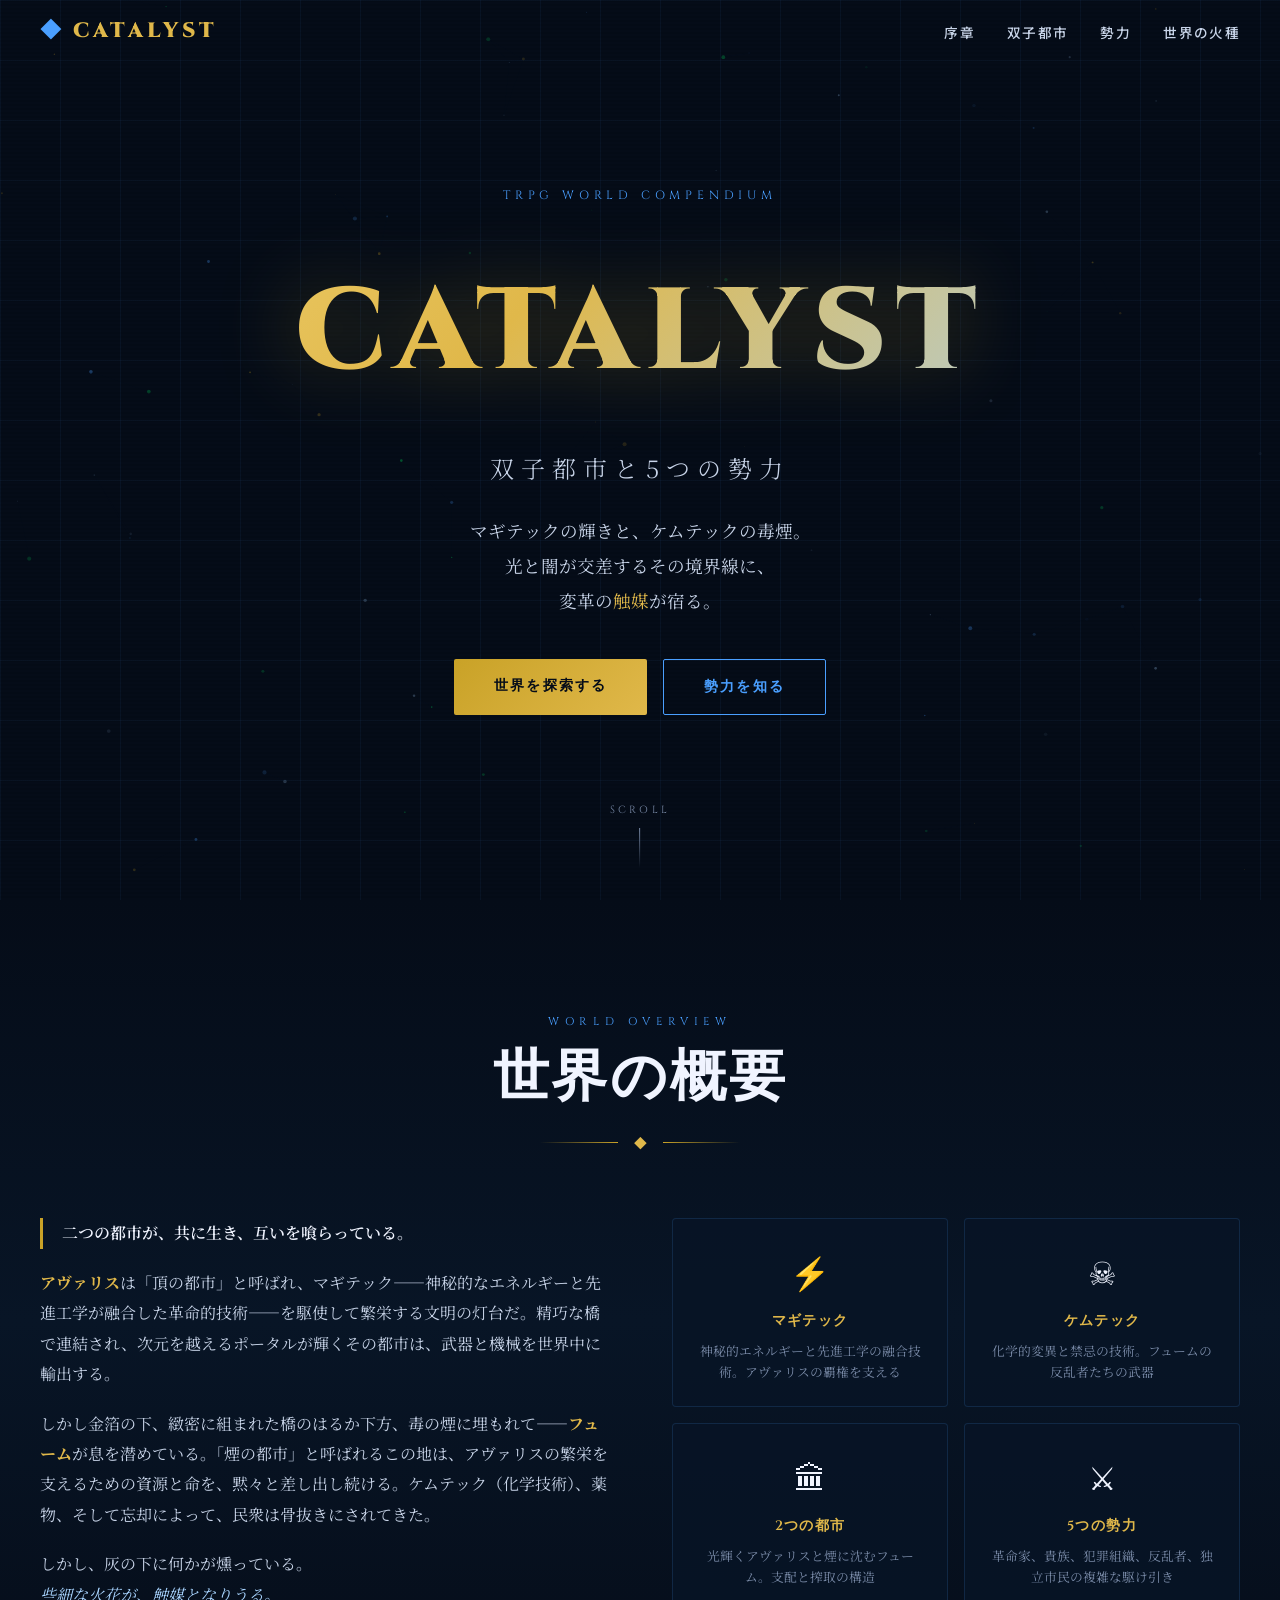
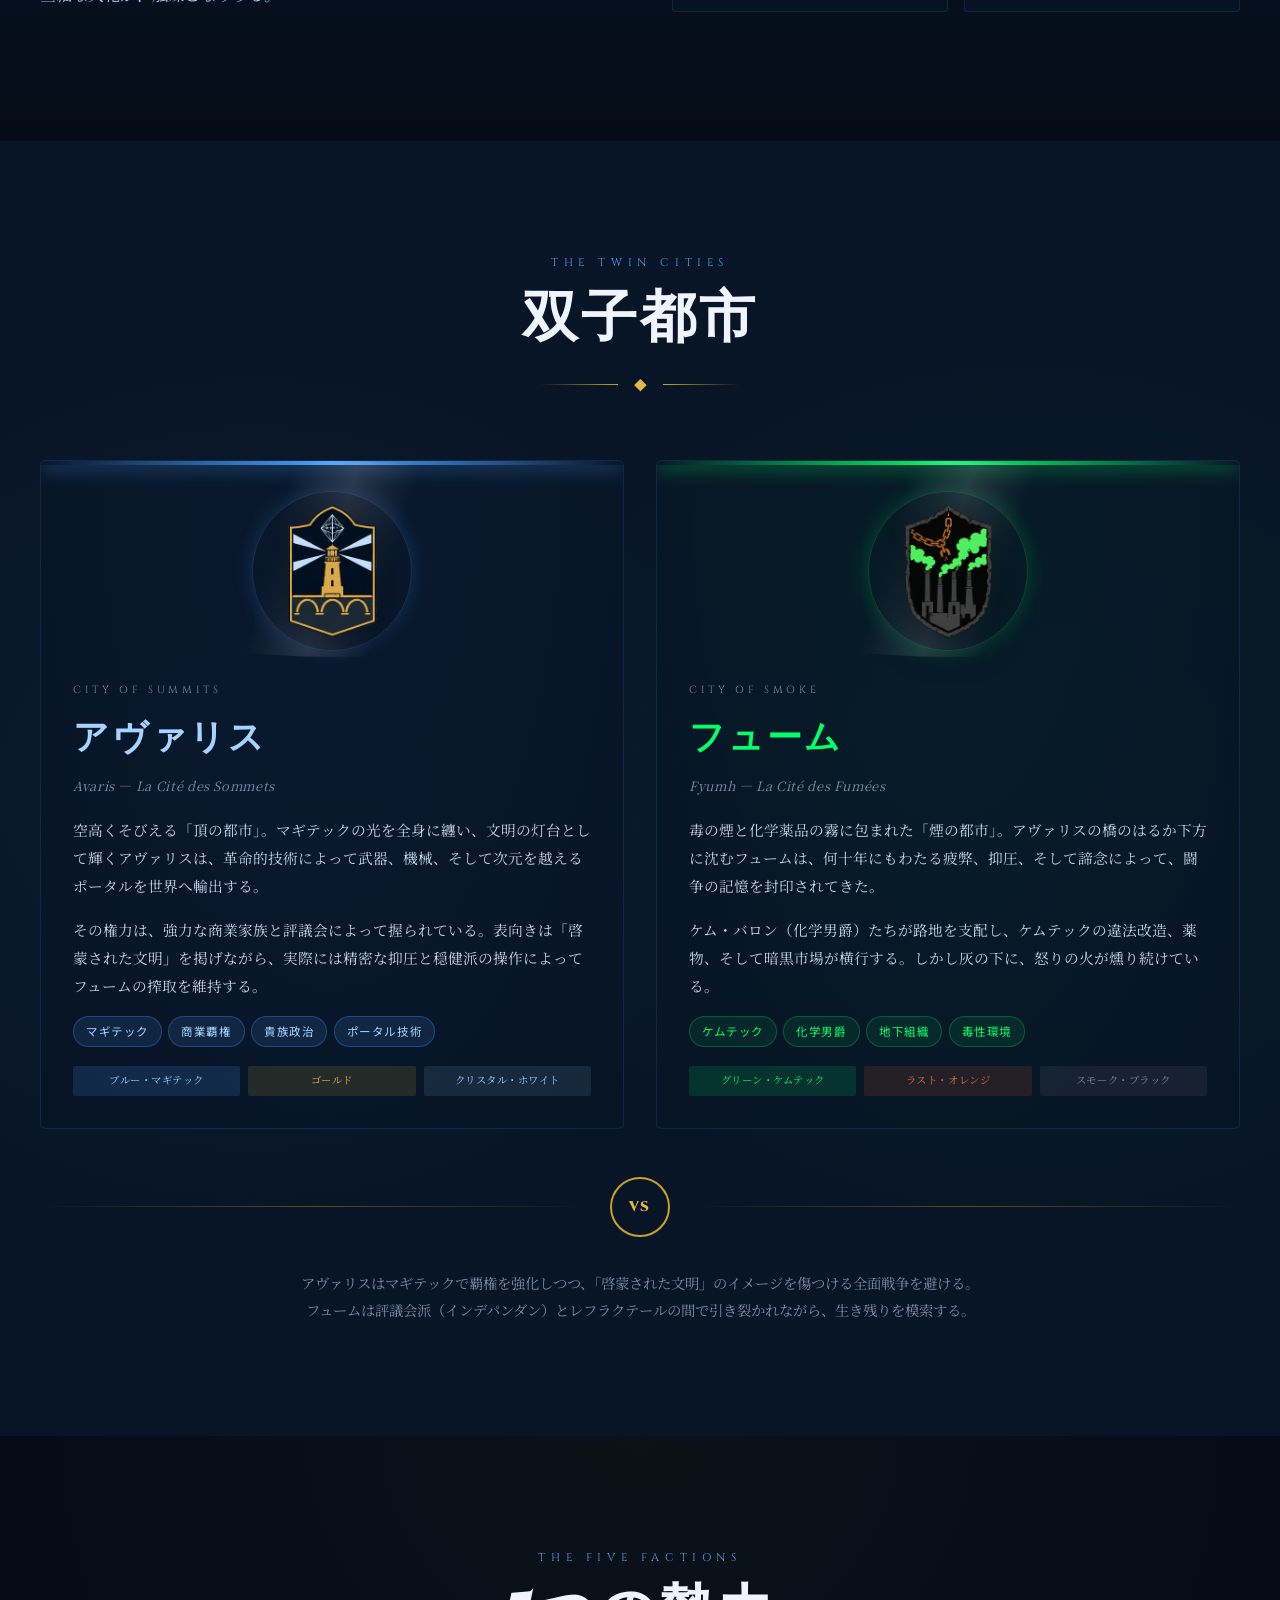
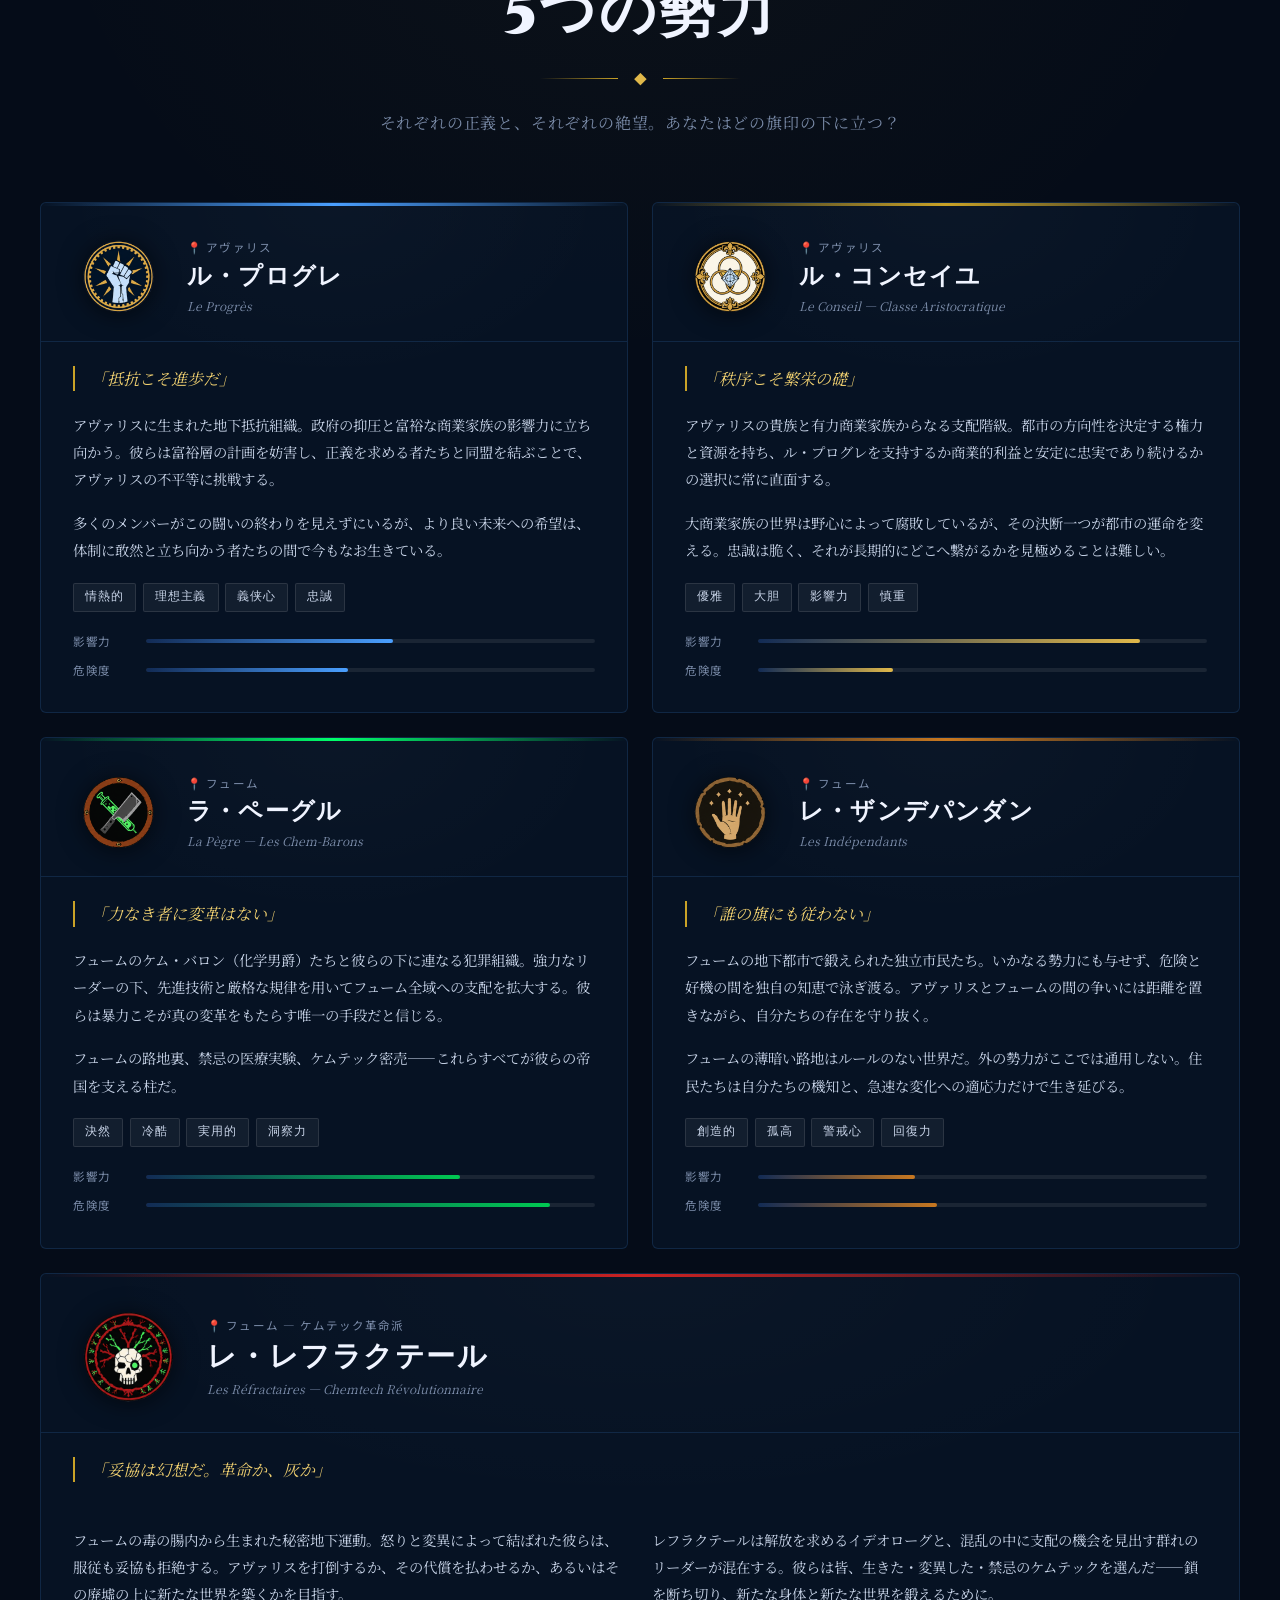
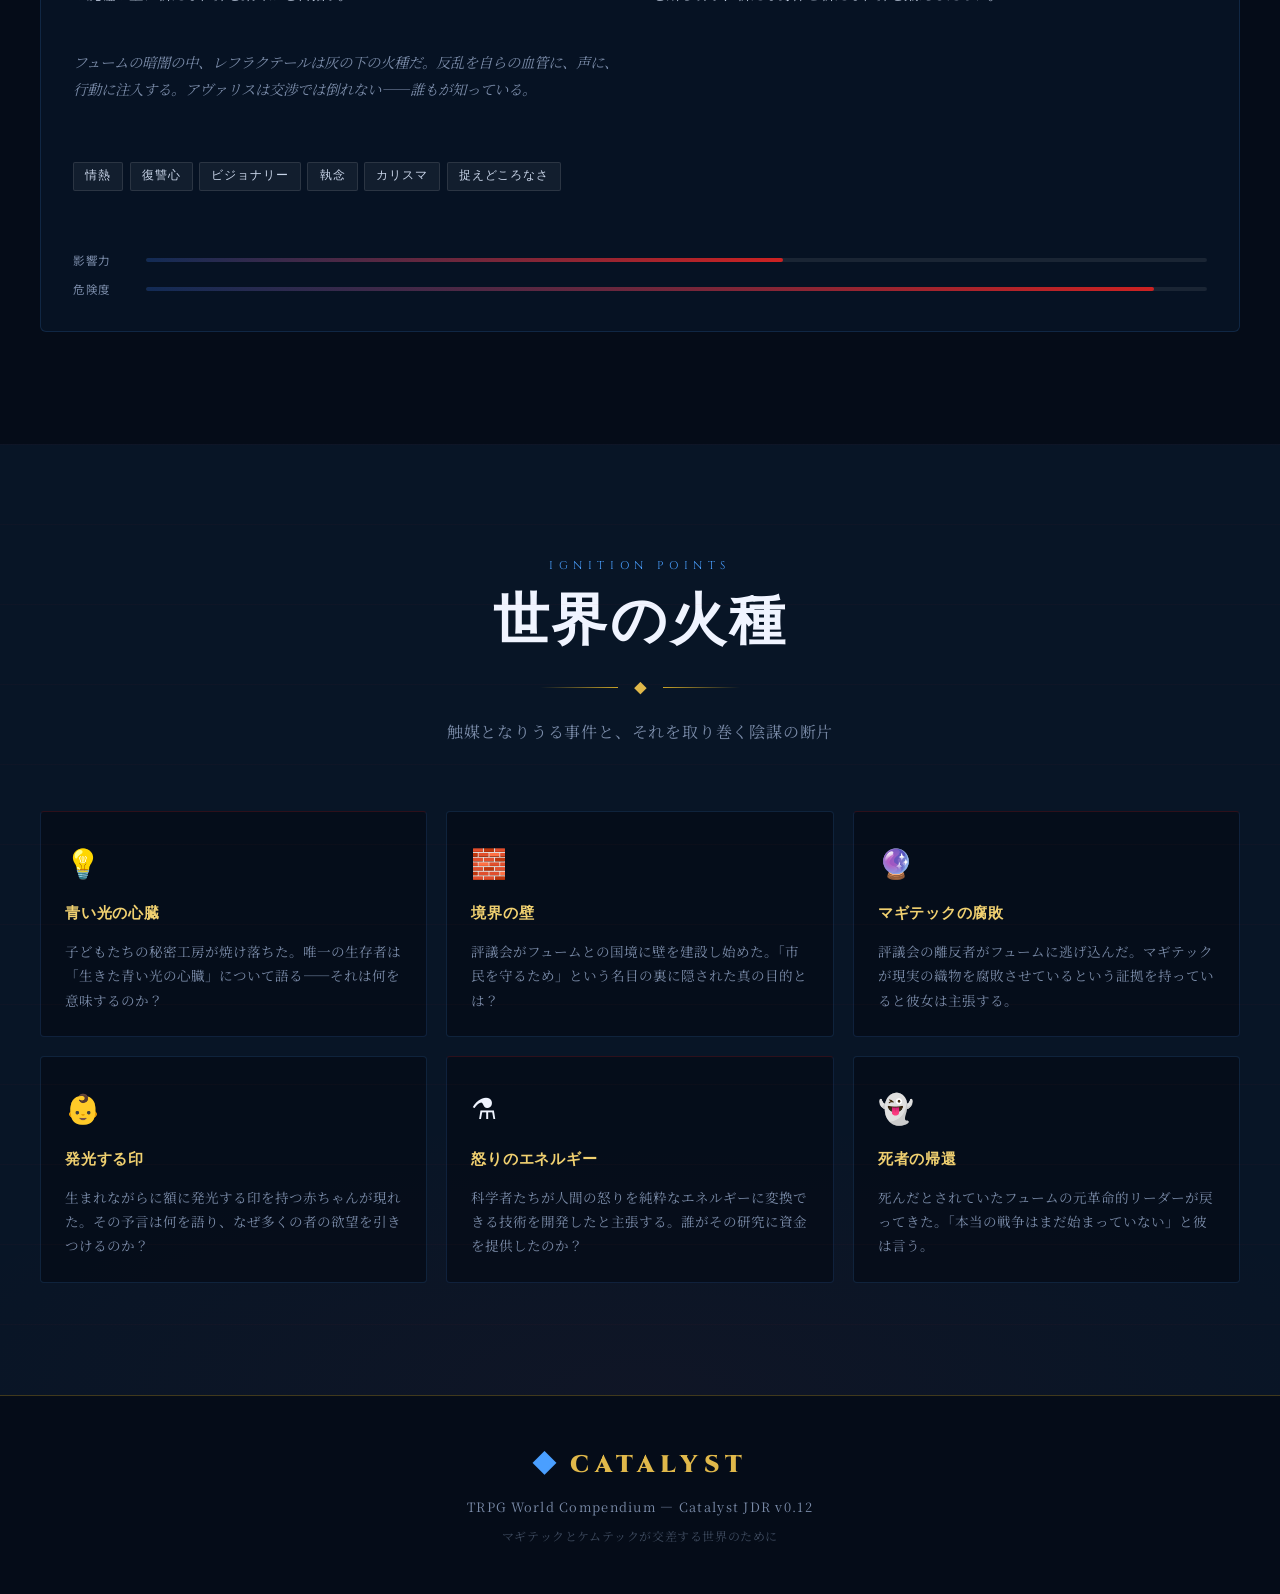
<file: catalyst_world/index.html>
<!DOCTYPE html>
<html lang="ja">
<head>
  <meta charset="UTF-8">
  <meta name="viewport" content="width=device-width, initial-scale=1.0">
  <title>CATALYST — 双子都市の世界</title>
  <meta name="description" content="TRPGシステム「CATALYST」の世界観紹介。マギテックとケムテックが交差する双子都市アヴァリスとフューム、そして5つの勢力の物語。">
  <link rel="preconnect" href="https://fonts.googleapis.com">
  <link rel="preconnect" href="https://fonts.gstatic.com" crossorigin>
  <link href="https://fonts.googleapis.com/css2?family=Cinzel:wght@400;600;900&family=Noto+Serif+JP:wght@300;400;600;700&family=Noto+Sans+JP:wght@300;400;500&display=swap" rel="stylesheet">
  <link rel="stylesheet" href="style.css">
</head>
<body>

  <!-- Particle canvas background -->
  <canvas id="particles-canvas"></canvas>

  <!-- Navigation -->
  <nav class="nav" id="nav">
    <div class="nav-inner">
      <div class="nav-logo">
        <span class="nav-logo-gem">◆</span>
        CATALYST
      </div>
      <ul class="nav-links">
        <li><a href="#intro" class="nav-link">序章</a></li>
        <li><a href="#cities" class="nav-link">双子都市</a></li>
        <li><a href="#factions" class="nav-link">勢力</a></li>
        <li><a href="#world" class="nav-link">世界の火種</a></li>
      </ul>
    </div>
  </nav>

  <!-- Hero Section -->
  <section class="hero" id="hero">
    <div class="hero-bg-grid"></div>
    <div class="hero-scanlines"></div>
    <div class="hero-content">
      <div class="hero-eyebrow">TRPG WORLD COMPENDIUM</div>
      <h1 class="hero-title">
        <span class="hero-title-main">CATALYST</span>
        <span class="hero-title-sub">双子都市と5つの勢力</span>
      </h1>
      <p class="hero-desc">
        マギテックの輝きと、ケムテックの毒煙。<br>
        光と闇が交差するその境界線に、<br>
        変革の<em>触媒</em>が宿る。
      </p>
      <div class="hero-cta">
        <a href="#cities" class="btn-primary">世界を探索する</a>
        <a href="#factions" class="btn-secondary">勢力を知る</a>
      </div>
    </div>
    <div class="hero-scroll-indicator">
      <span>SCROLL</span>
      <div class="scroll-line"></div>
    </div>
  </section>

  <!-- Intro / World Overview -->
  <section class="section intro-section" id="intro">
    <div class="container">
      <div class="section-header">
        <div class="section-eyebrow">WORLD OVERVIEW</div>
        <h2 class="section-title">世界の概要</h2>
        <div class="section-divider"><span></span><span class="gem">◆</span><span></span></div>
      </div>

      <div class="intro-grid">
        <div class="intro-text">
          <p class="intro-lead">
            二つの都市が、共に生き、互いを喰らっている。
          </p>
          <p>
            <strong>アヴァリス</strong>は「頂の都市」と呼ばれ、マギテック——神秘的なエネルギーと先進工学が融合した革命的技術——を駆使して繁栄する文明の灯台だ。精巧な橋で連結され、次元を越えるポータルが輝くその都市は、武器と機械を世界中に輸出する。
          </p>
          <p>
            しかし金箔の下、緻密に組まれた橋のはるか下方、毒の煙に埋もれて——<strong>フューム</strong>が息を潜めている。「煙の都市」と呼ばれるこの地は、アヴァリスの繁栄を支えるための資源と命を、黙々と差し出し続ける。ケムテック（化学技術）、薬物、そして忘却によって、民衆は骨抜きにされてきた。
          </p>
          <p>
            しかし、灰の下に何かが燻っている。<br>
            <em>些細な火花が、触媒となりうる。</em>
          </p>
        </div>
        <div class="intro-stat-grid">
          <div class="stat-card">
            <div class="stat-icon">⚡</div>
            <div class="stat-label">マギテック</div>
            <div class="stat-desc">神秘的エネルギーと先進工学の融合技術。アヴァリスの覇権を支える</div>
          </div>
          <div class="stat-card">
            <div class="stat-icon">☠</div>
            <div class="stat-label">ケムテック</div>
            <div class="stat-desc">化学的変異と禁忌の技術。フュームの反乱者たちの武器</div>
          </div>
          <div class="stat-card">
            <div class="stat-icon">🏛</div>
            <div class="stat-label">2つの都市</div>
            <div class="stat-desc">光輝くアヴァリスと煙に沈むフューム。支配と搾取の構造</div>
          </div>
          <div class="stat-card">
            <div class="stat-icon">⚔</div>
            <div class="stat-label">5つの勢力</div>
            <div class="stat-desc">革命家、貴族、犯罪組織、反乱者、独立市民の複雑な駆け引き</div>
          </div>
        </div>
      </div>
    </div>
  </section>

  <!-- Cities Section -->
  <section class="section cities-section" id="cities">
    <div class="container">
      <div class="section-header">
        <div class="section-eyebrow">THE TWIN CITIES</div>
        <h2 class="section-title">双子都市</h2>
        <div class="section-divider"><span></span><span class="gem">◆</span><span></span></div>
      </div>

      <div class="cities-grid">

        <!-- Avaris -->
        <div class="city-card city-avaris" data-city="avaris">
          <div class="city-card-bg"></div>
          <div class="city-card-glow"></div>
          <div class="city-emblem-wrap">
            <div class="city-emblem-ring"></div>
            <img src="catalystエンブレム_1.png" alt="アヴァリスの紋章" class="city-emblem">
          </div>
          <div class="city-card-content">
            <div class="city-tag">CITY OF SUMMITS</div>
            <h3 class="city-name">アヴァリス</h3>
            <p class="city-name-fr">Avaris — La Cité des Sommets</p>
            <div class="city-desc">
              <p>
                空高くそびえる「頂の都市」。マギテックの光を全身に纏い、文明の灯台として輝くアヴァリスは、革命的技術によって武器、機械、そして次元を越えるポータルを世界へ輸出する。
              </p>
              <p>
                その権力は、強力な商業家族と評議会によって握られている。表向きは「啓蒙された文明」を掲げながら、実際には精密な抑圧と穏健派の操作によってフュームの搾取を維持する。
              </p>
            </div>
            <div class="city-tags-row">
              <span class="city-pill">マギテック</span>
              <span class="city-pill">商業覇権</span>
              <span class="city-pill">貴族政治</span>
              <span class="city-pill">ポータル技術</span>
            </div>
            <div class="city-color-strip avaris-strip">
              <span>ブルー・マギテック</span>
              <span>ゴールド</span>
              <span>クリスタル・ホワイト</span>
            </div>
          </div>
        </div>

        <!-- Fyumh -->
        <div class="city-card city-fyumh" data-city="fyumh">
          <div class="city-card-bg"></div>
          <div class="city-card-glow"></div>
          <div class="city-emblem-wrap">
            <div class="city-emblem-ring"></div>
            <img src="catalystエンブレム_2.png" alt="フュームの紋章" class="city-emblem">
          </div>
          <div class="city-card-content">
            <div class="city-tag">CITY OF SMOKE</div>
            <h3 class="city-name">フューム</h3>
            <p class="city-name-fr">Fyumh — La Cité des Fumées</p>
            <div class="city-desc">
              <p>
                毒の煙と化学薬品の霧に包まれた「煙の都市」。アヴァリスの橋のはるか下方に沈むフュームは、何十年にもわたる疲弊、抑圧、そして諦念によって、闘争の記憶を封印されてきた。
              </p>
              <p>
                ケム・バロン（化学男爵）たちが路地を支配し、ケムテックの違法改造、薬物、そして暗黒市場が横行する。しかし灰の下に、怒りの火が燻り続けている。
              </p>
            </div>
            <div class="city-tags-row">
              <span class="city-pill fyumh-pill">ケムテック</span>
              <span class="city-pill fyumh-pill">化学男爵</span>
              <span class="city-pill fyumh-pill">地下組織</span>
              <span class="city-pill fyumh-pill">毒性環境</span>
            </div>
            <div class="city-color-strip fyumh-strip">
              <span>グリーン・ケムテック</span>
              <span>ラスト・オレンジ</span>
              <span>スモーク・ブラック</span>
            </div>
          </div>
        </div>

      </div>

      <!-- Versus divider -->
      <div class="versus-row">
        <div class="versus-line"></div>
        <div class="versus-circle">
          <span>VS</span>
        </div>
        <div class="versus-line"></div>
      </div>

      <div class="conflict-desc">
        <p>アヴァリスはマギテックで覇権を強化しつつ、「啓蒙された文明」のイメージを傷つける全面戦争を避ける。<br>
        フュームは評議会派（インデパンダン）とレフラクテールの間で引き裂かれながら、生き残りを模索する。</p>
      </div>
    </div>
  </section>

  <!-- Factions Section -->
  <section class="section factions-section" id="factions">
    <div class="container">
      <div class="section-header">
        <div class="section-eyebrow">THE FIVE FACTIONS</div>
        <h2 class="section-title">5つの勢力</h2>
        <div class="section-divider"><span></span><span class="gem">◆</span><span></span></div>
        <p class="section-subtitle">それぞれの正義と、それぞれの絶望。あなたはどの旗印の下に立つ？</p>
      </div>

      <div class="factions-grid">

        <!-- Faction 1: Le Progrès -->
        <div class="faction-card" data-faction="progres">
          <div class="faction-glow f1-glow"></div>
          <div class="faction-header">
            <div class="faction-emblem-wrap">
              <img src="catalystエンブレム_3.png" alt="ル・プログレの紋章" class="faction-emblem">
            </div>
            <div class="faction-header-text">
              <div class="faction-location">📍 アヴァリス</div>
              <h3 class="faction-name">ル・プログレ</h3>
              <p class="faction-name-fr">Le Progrès</p>
            </div>
          </div>
          <div class="faction-body">
            <div class="faction-tagline">「抵抗こそ進歩だ」</div>
            <p class="faction-desc">
              アヴァリスに生まれた地下抵抗組織。政府の抑圧と富裕な商業家族の影響力に立ち向かう。彼らは富裕層の計画を妨害し、正義を求める者たちと同盟を結ぶことで、アヴァリスの不平等に挑戦する。
            </p>
            <p class="faction-desc">
              多くのメンバーがこの闘いの終わりを見えずにいるが、より良い未来への希望は、体制に敢然と立ち向かう者たちの間で今もなお生きている。
            </p>
            <div class="faction-traits">
              <span class="trait">情熱的</span>
              <span class="trait">理想主義</span>
              <span class="trait">義侠心</span>
              <span class="trait">忠誠</span>
            </div>
            <div class="faction-meter">
              <div class="meter-label">影響力</div>
              <div class="meter-bar"><div class="meter-fill f1-fill" style="width:55%"></div></div>
              <div class="meter-label">危険度</div>
              <div class="meter-bar"><div class="meter-fill f1-fill" style="width:45%"></div></div>
            </div>
          </div>
        </div>

        <!-- Faction 2: Le Conseil -->
        <div class="faction-card" data-faction="conseil">
          <div class="faction-glow f2-glow"></div>
          <div class="faction-header">
            <div class="faction-emblem-wrap">
              <img src="catalystエンブレム_4.png" alt="ル・コンセイユの紋章" class="faction-emblem">
            </div>
            <div class="faction-header-text">
              <div class="faction-location">📍 アヴァリス</div>
              <h3 class="faction-name">ル・コンセイユ</h3>
              <p class="faction-name-fr">Le Conseil — Classe Aristocratique</p>
            </div>
          </div>
          <div class="faction-body">
            <div class="faction-tagline">「秩序こそ繁栄の礎」</div>
            <p class="faction-desc">
              アヴァリスの貴族と有力商業家族からなる支配階級。都市の方向性を決定する権力と資源を持ち、ル・プログレを支持するか商業的利益と安定に忠実であり続けるかの選択に常に直面する。
            </p>
            <p class="faction-desc">
              大商業家族の世界は野心によって腐敗しているが、その決断一つが都市の運命を変える。忠誠は脆く、それが長期的にどこへ繋がるかを見極めることは難しい。
            </p>
            <div class="faction-traits">
              <span class="trait">優雅</span>
              <span class="trait">大胆</span>
              <span class="trait">影響力</span>
              <span class="trait">慎重</span>
            </div>
            <div class="faction-meter">
              <div class="meter-label">影響力</div>
              <div class="meter-bar"><div class="meter-fill f2-fill" style="width:85%"></div></div>
              <div class="meter-label">危険度</div>
              <div class="meter-bar"><div class="meter-fill f2-fill" style="width:30%"></div></div>
            </div>
          </div>
        </div>

        <!-- Faction 3: La Pègre -->
        <div class="faction-card" data-faction="pegre">
          <div class="faction-glow f3-glow"></div>
          <div class="faction-header">
            <div class="faction-emblem-wrap">
              <img src="catalystエンブレム_5.png" alt="ラ・ペーグルの紋章" class="faction-emblem">
            </div>
            <div class="faction-header-text">
              <div class="faction-location">📍 フューム</div>
              <h3 class="faction-name">ラ・ペーグル</h3>
              <p class="faction-name-fr">La Pègre — Les Chem-Barons</p>
            </div>
          </div>
          <div class="faction-body">
            <div class="faction-tagline">「力なき者に変革はない」</div>
            <p class="faction-desc">
              フュームのケム・バロン（化学男爵）たちと彼らの下に連なる犯罪組織。強力なリーダーの下、先進技術と厳格な規律を用いてフューム全域への支配を拡大する。彼らは暴力こそが真の変革をもたらす唯一の手段だと信じる。
            </p>
            <p class="faction-desc">
              フュームの路地裏、禁忌の医療実験、ケムテック密売——これらすべてが彼らの帝国を支える柱だ。
            </p>
            <div class="faction-traits">
              <span class="trait">決然</span>
              <span class="trait">冷酷</span>
              <span class="trait">実用的</span>
              <span class="trait">洞察力</span>
            </div>
            <div class="faction-meter">
              <div class="meter-label">影響力</div>
              <div class="meter-bar"><div class="meter-fill f3-fill" style="width:70%"></div></div>
              <div class="meter-label">危険度</div>
              <div class="meter-bar"><div class="meter-fill f3-fill" style="width:90%"></div></div>
            </div>
          </div>
        </div>

        <!-- Faction 4: Les Indépendants -->
        <div class="faction-card" data-faction="independants">
          <div class="faction-glow f4-glow"></div>
          <div class="faction-header">
            <div class="faction-emblem-wrap">
              <img src="catalystエンブレム_6.png" alt="レ・ザンデパンダンの紋章" class="faction-emblem">
            </div>
            <div class="faction-header-text">
              <div class="faction-location">📍 フューム</div>
              <h3 class="faction-name">レ・ザンデパンダン</h3>
              <p class="faction-name-fr">Les Indépendants</p>
            </div>
          </div>
          <div class="faction-body">
            <div class="faction-tagline">「誰の旗にも従わない」</div>
            <p class="faction-desc">
              フュームの地下都市で鍛えられた独立市民たち。いかなる勢力にも与せず、危険と好機の間を独自の知恵で泳ぎ渡る。アヴァリスとフュームの間の争いには距離を置きながら、自分たちの存在を守り抜く。
            </p>
            <p class="faction-desc">
              フュームの薄暗い路地はルールのない世界だ。外の勢力がここでは通用しない。住民たちは自分たちの機知と、急速な変化への適応力だけで生き延びる。
            </p>
            <div class="faction-traits">
              <span class="trait">創造的</span>
              <span class="trait">孤高</span>
              <span class="trait">警戒心</span>
              <span class="trait">回復力</span>
            </div>
            <div class="faction-meter">
              <div class="meter-label">影響力</div>
              <div class="meter-bar"><div class="meter-fill f4-fill" style="width:35%"></div></div>
              <div class="meter-label">危険度</div>
              <div class="meter-bar"><div class="meter-fill f4-fill" style="width:40%"></div></div>
            </div>
          </div>
        </div>

        <!-- Faction 5: Les Réfractaires -->
        <div class="faction-card faction-wide" data-faction="refractaires">
          <div class="faction-glow f5-glow"></div>
          <div class="faction-header">
            <div class="faction-emblem-wrap">
              <img src="catalystエンブレム_7.png" alt="レ・レフラクテールの紋章" class="faction-emblem">
            </div>
            <div class="faction-header-text">
              <div class="faction-location">📍 フューム — ケムテック革命派</div>
              <h3 class="faction-name">レ・レフラクテール</h3>
              <p class="faction-name-fr">Les Réfractaires — Chemtech Révolutionnaire</p>
            </div>
          </div>
          <div class="faction-body">
            <div class="faction-tagline">「妥協は幻想だ。革命か、灰か」</div>
            <p class="faction-desc">
              フュームの毒の腸内から生まれた秘密地下運動。怒りと変異によって結ばれた彼らは、服従も妥協も拒絶する。アヴァリスを打倒するか、その代償を払わせるか、あるいはその廃墟の上に新たな世界を築くかを目指す。
            </p>
            <p class="faction-desc">
              レフラクテールは解放を求めるイデオローグと、混乱の中に支配の機会を見出す群れのリーダーが混在する。彼らは皆、生きた・変異した・禁忌のケムテックを選んだ——鎖を断ち切り、新たな身体と新たな世界を鍛えるために。
            </p>
            <p class="faction-desc">
              <em>フュームの暗闇の中、レフラクテールは灰の下の火種だ。反乱を自らの血管に、声に、行動に注入する。アヴァリスは交渉では倒れない——誰もが知っている。</em>
            </p>
            <div class="faction-traits">
              <span class="trait">情熱</span>
              <span class="trait">復讐心</span>
              <span class="trait">ビジョナリー</span>
              <span class="trait">執念</span>
              <span class="trait">カリスマ</span>
              <span class="trait">捉えどころなさ</span>
            </div>
            <div class="faction-meter">
              <div class="meter-label">影響力</div>
              <div class="meter-bar"><div class="meter-fill f5-fill" style="width:60%"></div></div>
              <div class="meter-label">危険度</div>
              <div class="meter-bar"><div class="meter-fill f5-fill" style="width:95%"></div></div>
            </div>
          </div>
        </div>

      </div>
    </div>
  </section>

  <!-- World / Tensions Section -->
  <section class="section world-section" id="world">
    <div class="container">
      <div class="section-header">
        <div class="section-eyebrow">IGNITION POINTS</div>
        <h2 class="section-title">世界の火種</h2>
        <div class="section-divider"><span></span><span class="gem">◆</span><span></span></div>
        <p class="section-subtitle">触媒となりうる事件と、それを取り巻く陰謀の断片</p>
      </div>

      <div class="sparks-grid">
        <div class="spark-card">
          <div class="spark-icon">💡</div>
          <h4>青い光の心臓</h4>
          <p>子どもたちの秘密工房が焼け落ちた。唯一の生存者は「生きた青い光の心臓」について語る——それは何を意味するのか？</p>
        </div>
        <div class="spark-card">
          <div class="spark-icon">🧱</div>
          <h4>境界の壁</h4>
          <p>評議会がフュームとの国境に壁を建設し始めた。「市民を守るため」という名目の裏に隠された真の目的とは？</p>
        </div>
        <div class="spark-card">
          <div class="spark-icon">🔮</div>
          <h4>マギテックの腐敗</h4>
          <p>評議会の離反者がフュームに逃げ込んだ。マギテックが現実の織物を腐敗させているという証拠を持っていると彼女は主張する。</p>
        </div>
        <div class="spark-card">
          <div class="spark-icon">👶</div>
          <h4>発光する印</h4>
          <p>生まれながらに額に発光する印を持つ赤ちゃんが現れた。その予言は何を語り、なぜ多くの者の欲望を引きつけるのか？</p>
        </div>
        <div class="spark-card">
          <div class="spark-icon">⚗</div>
          <h4>怒りのエネルギー</h4>
          <p>科学者たちが人間の怒りを純粋なエネルギーに変換できる技術を開発したと主張する。誰がその研究に資金を提供したのか？</p>
        </div>
        <div class="spark-card">
          <div class="spark-icon">👻</div>
          <h4>死者の帰還</h4>
          <p>死んだとされていたフュームの元革命的リーダーが戻ってきた。「本当の戦争はまだ始まっていない」と彼は言う。</p>
        </div>
      </div>

    </div>
  </section>

  <!-- Footer -->
  <footer class="footer">
    <div class="footer-inner">
      <div class="footer-logo">
        <span class="nav-logo-gem">◆</span>
        CATALYST
      </div>
      <p class="footer-sub">TRPG World Compendium — Catalyst JDR v0.12</p>
      <p class="footer-credit">マギテックとケムテックが交差する世界のために</p>
    </div>
  </footer>

  <script src="script.js"></script>
</body>
</html>
</file>
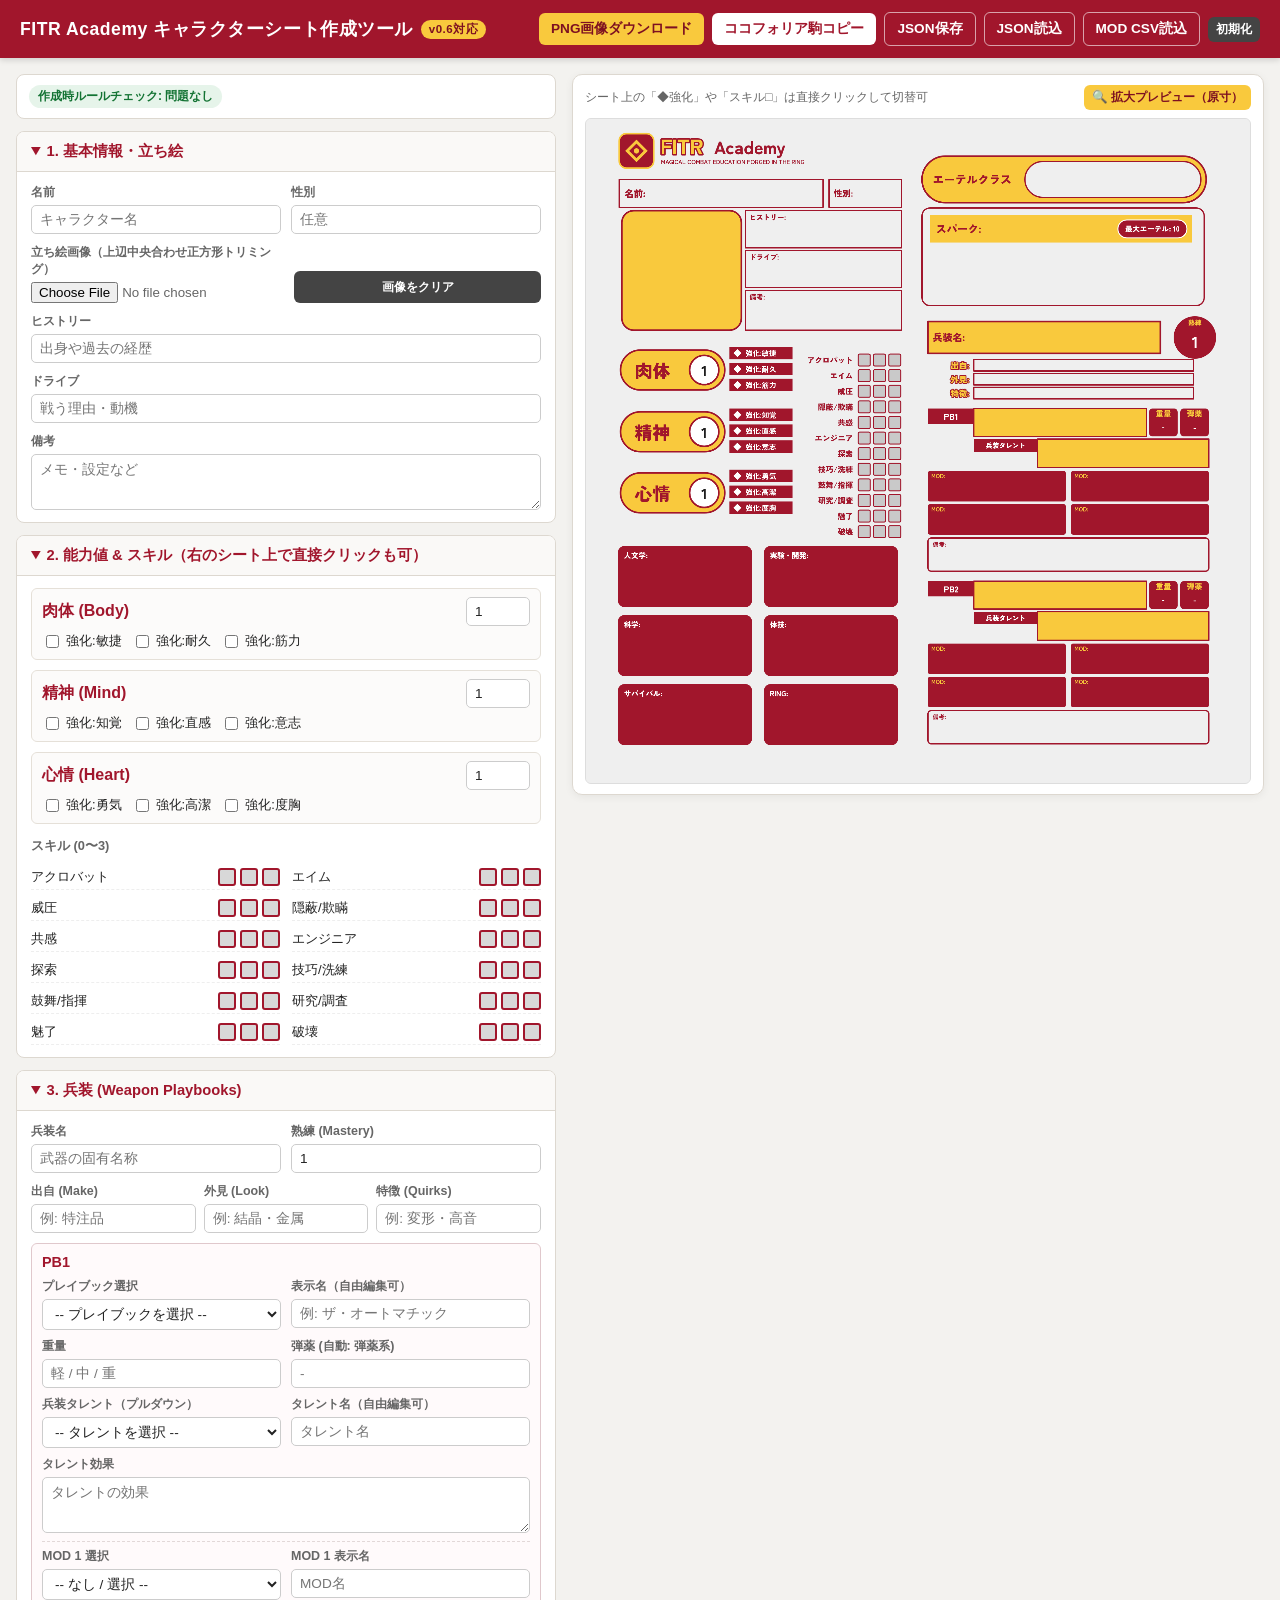
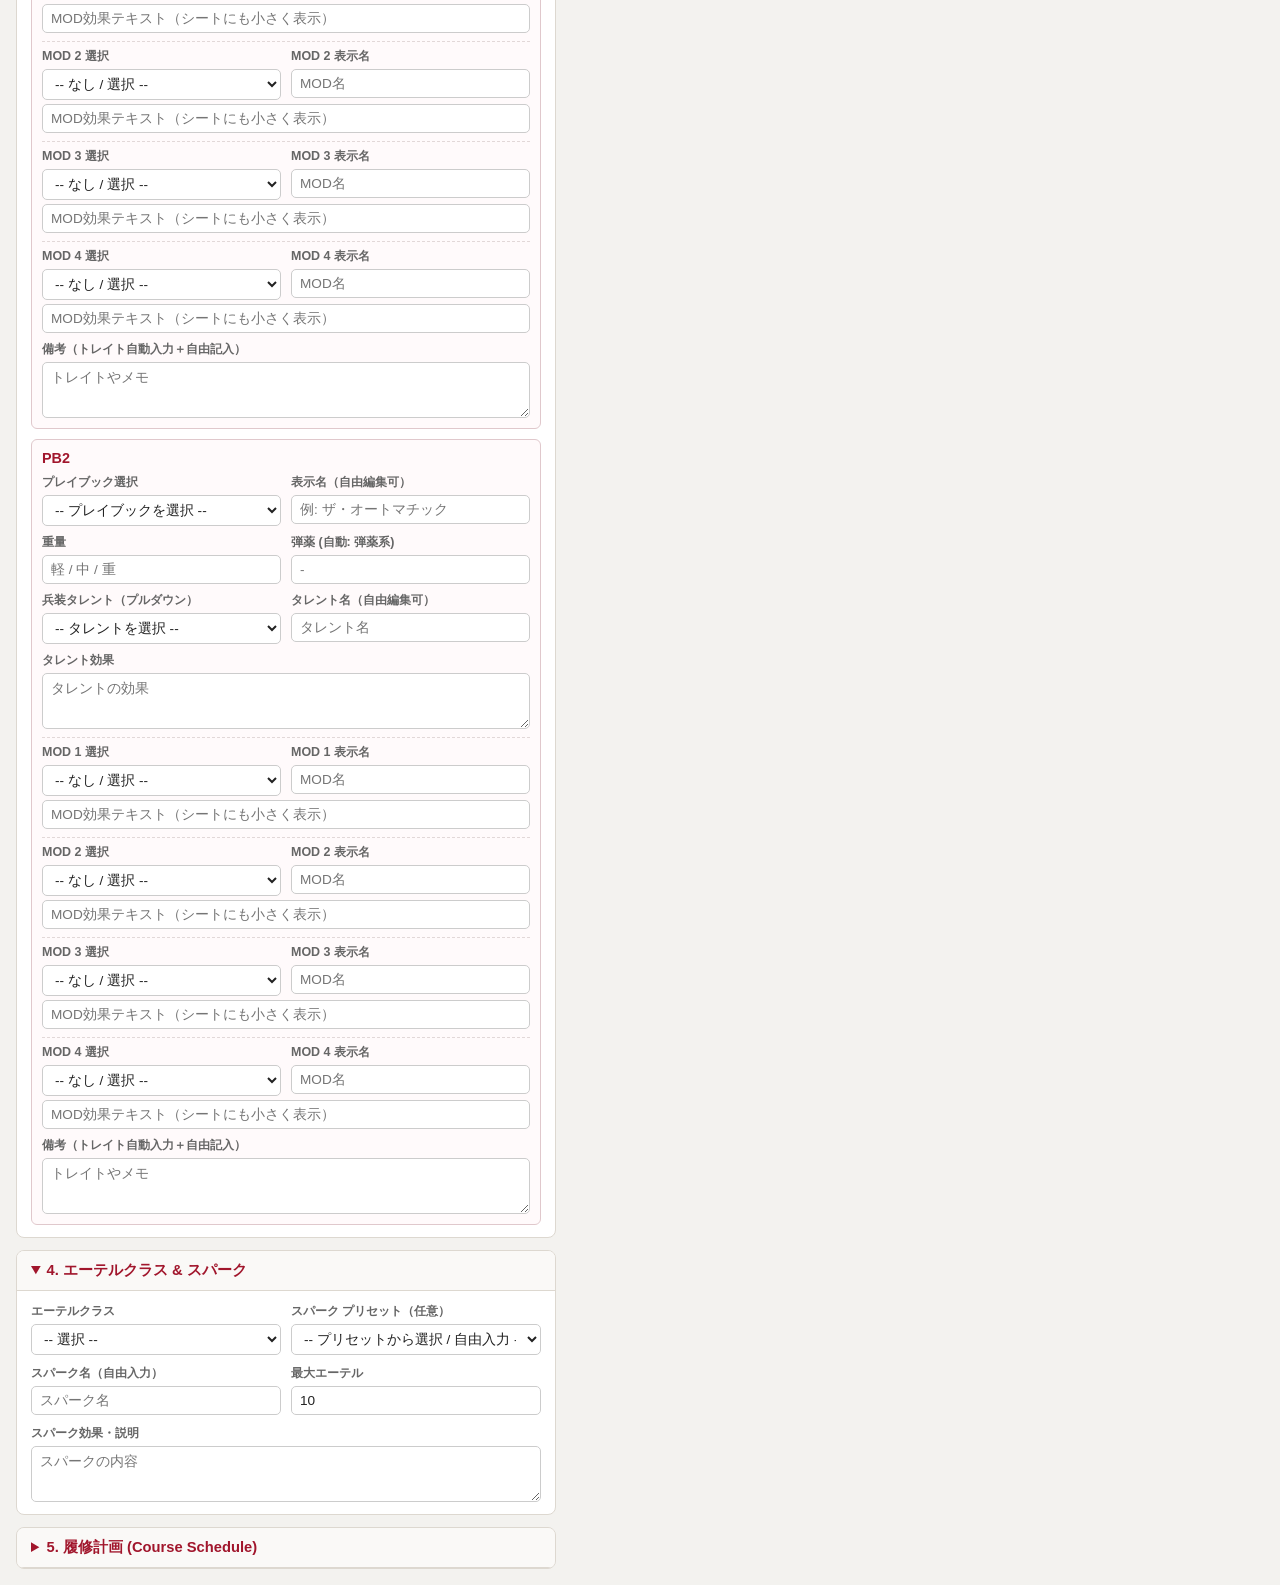
<file: FITR_Academy_CharSheet_Maker.html>
<!DOCTYPE html>
<html lang="ja">
<head>
<meta charset="UTF-8" />
<meta name="viewport" content="width=device-width, initial-scale=1.0" />
<title>FITR Academy キャラクターシート作成ツール</title>
<link rel="preconnect" href="https://fonts.googleapis.com">
<link rel="preconnect" href="https://fonts.gstatic.com" crossorigin>
<link href="https://fonts.googleapis.com/css2?family=Zen+Kaku+Gothic+Antique:wght@300;400;500;700;900&display=swap" rel="stylesheet">
<style>
  :root {
    --crimson: #a1162c;
    --crimson-dark: #7d1021;
    --gold: #f9c93d;
    --bg: #f3f2ef;
    --card: #ffffff;
    --border: #ddd8d0;
    --text: #222222;
    --muted: #666666;
  }
  * { box-sizing: border-box; }
  body {
    margin: 0;
    font-family: "Noto Sans JP", "Hiragino Kaku Gothic ProN", "Yu Gothic", "Meiryo", sans-serif;
    background: var(--bg);
    color: var(--text);
  }
  header {
    background: var(--crimson);
    color: #fff;
    padding: 12px 20px;
    display: flex;
    flex-wrap: wrap;
    align-items: center;
    justify-content: space-between;
    gap: 10px;
    box-shadow: 0 2px 6px rgba(0,0,0,0.15);
    position: sticky;
    top: 0;
    z-index: 100;
  }
  header h1 {
    margin: 0;
    font-size: 1.1rem;
    letter-spacing: 0.03em;
    display: flex;
    align-items: center;
    gap: 8px;
  }
  header h1 span.badge {
    background: var(--gold);
    color: var(--crimson-dark);
    font-size: 0.72rem;
    padding: 2px 8px;
    border-radius: 999px;
    font-weight: 700;
  }
  .toolbar {
    display: flex;
    flex-wrap: wrap;
    gap: 8px;
    align-items: center;
  }
  button {
    cursor: pointer;
    border: none;
    border-radius: 6px;
    padding: 7px 12px;
    font-size: 0.85rem;
    font-weight: 700;
    font-family: inherit;
    transition: opacity 0.15s, transform 0.05s;
  }
  button:active { transform: translateY(1px); }
  .btn-gold { background: var(--gold); color: var(--crimson-dark); }
  .btn-white { background: #fff; color: var(--crimson); }
  .btn-outline { background: transparent; color: #fff; border: 1px solid rgba(255,255,255,0.6); }
  .btn-sm { padding: 4px 8px; font-size: 0.78rem; }
  .btn-danger { background: #444; color: #fff; }

  .main-grid {
    display: grid;
    grid-template-columns: minmax(380px, 540px) 1fr;
    gap: 16px;
    padding: 16px;
    max-width: 1700px;
    margin: 0 auto;
    align-items: start;
  }
  @media (max-width: 1050px) {
    .main-grid { grid-template-columns: 1fr; }
  }

  .editor-panel {
    display: flex;
    flex-direction: column;
    gap: 12px;
  }
  .warnings-bar {
    background: #fff;
    border: 1px solid var(--border);
    border-radius: 8px;
    padding: 10px 12px;
    font-size: 0.82rem;
    display: flex;
    flex-wrap: wrap;
    gap: 6px;
    align-items: center;
  }
  .warn-pill {
    padding: 3px 9px;
    border-radius: 999px;
    font-weight: 700;
    font-size: 0.76rem;
  }
  .warn-ok { background: #e6f4ea; color: #137333; }
  .warn-alert { background: #fef7e0; color: #b06000; border: 1px solid #f5c242; }

  details.section-card {
    background: var(--card);
    border: 1px solid var(--border);
    border-radius: 8px;
    overflow: hidden;
  }
  details.section-card summary {
    padding: 10px 14px;
    font-weight: 700;
    font-size: 0.92rem;
    background: #faf9f7;
    border-bottom: 1px solid var(--border);
    cursor: pointer;
    color: var(--crimson);
    user-select: none;
  }
  .section-body {
    padding: 12px 14px;
    display: flex;
    flex-direction: column;
    gap: 10px;
  }
  .row-2 { display: grid; grid-template-columns: 1fr 1fr; gap: 10px; }
  .row-3 { display: grid; grid-template-columns: 1fr 1fr 1fr; gap: 8px; }
  label.field {
    display: flex;
    flex-direction: column;
    gap: 4px;
    font-size: 0.78rem;
    font-weight: 700;
    color: var(--muted);
  }
  input[type="text"], input[type="number"], select, textarea {
    width: 100%;
    padding: 6px 8px;
    border: 1px solid #ccc;
    border-radius: 5px;
    font-size: 0.85rem;
    font-family: inherit;
    color: var(--text);
    background: #fff;
  }
  textarea { resize: vertical; min-height: 56px; }
  .hint { font-size: 0.75rem; color: var(--muted); line-height: 1.35; }

  .attr-box {
    border: 1px solid #e5e0d8;
    border-radius: 6px;
    padding: 8px 10px;
    background: #fcfbfa;
  }
  .attr-header {
    display: flex;
    justify-content: space-between;
    align-items: center;
    margin-bottom: 6px;
    font-weight: 700;
    color: var(--crimson);
  }
  .enh-row {
    display: flex;
    gap: 10px;
    flex-wrap: wrap;
    font-size: 0.8rem;
  }
  .enh-row label { display: flex; align-items: center; gap: 4px; cursor: pointer; }

  .skills-grid {
    display: grid;
    grid-template-columns: 1fr 1fr;
    gap: 6px 12px;
  }
  .skill-item {
    display: flex;
    justify-content: space-between;
    align-items: center;
    font-size: 0.82rem;
    padding: 3px 0;
    border-bottom: 1px dashed #eee;
  }
  .skill-boxes {
    display: flex;
    gap: 4px;
  }
  .skill-sq {
    width: 18px;
    height: 18px;
    border: 2px solid var(--crimson);
    border-radius: 3px;
    background: #d8d8d8;
    cursor: pointer;
  }
  .skill-sq.filled { background: var(--crimson); }

  .pb-block {
    border: 1px solid #e0c8cc;
    border-radius: 6px;
    padding: 10px;
    background: #fffafb;
    display: flex;
    flex-direction: column;
    gap: 8px;
  }
  .mod-slot {
    border-top: 1px dashed #e2d8d8;
    padding-top: 6px;
    display: flex;
    flex-direction: column;
    gap: 4px;
  }

  .preview-panel {
    position: sticky;
    top: 64px;
    background: #fff;
    border: 1px solid var(--border);
    border-radius: 10px;
    padding: 10px 12px;
    display: flex;
    flex-direction: column;
    align-items: center;
    gap: 8px;
    box-shadow: 0 2px 8px rgba(0,0,0,0.06);
    max-height: calc(100vh - 80px);
  }
  .preview-topbar {
    width: 100%;
    display: flex;
    flex-wrap: wrap;
    align-items: center;
    justify-content: space-between;
    gap: 8px;
  }
  .preview-note {
    font-size: 0.76rem;
    color: var(--muted);
  }
  canvas#sheetCanvas {
    width: auto;
    height: auto;
    max-width: 100%;
    max-height: calc(100vh - 148px);
    aspect-ratio: 1 / 1;
    border-radius: 6px;
    border: 1px solid #ddd;
    cursor: pointer;
    background: #efefef;
  }

  /* Zoom Modal */
  #zoomModal {
    position: fixed;
    inset: 0;
    background: rgba(15, 15, 18, 0.86);
    display: none;
    flex-direction: column;
    z-index: 3000;
  }
  #zoomModal.open { display: flex; }
  .zoom-toolbar {
    background: #1f1f24;
    color: #fff;
    padding: 10px 16px;
    display: flex;
    flex-wrap: wrap;
    align-items: center;
    justify-content: space-between;
    gap: 10px;
    border-bottom: 1px solid #383842;
  }
  .zoom-controls {
    display: flex;
    flex-wrap: wrap;
    align-items: center;
    gap: 8px;
  }
  .zoom-pct {
    min-width: 56px;
    text-align: center;
    font-weight: 700;
    font-size: 0.85rem;
    color: var(--gold);
  }
  .zoom-viewport {
    flex: 1;
    position: relative;
    overflow: hidden;
    cursor: grab;
    user-select: none;
  }
  .zoom-viewport.dragging { cursor: grabbing; }
  canvas#modalCanvas {
    position: absolute;
    top: 0;
    left: 0;
    transform-origin: 0 0;
    box-shadow: 0 8px 36px rgba(0,0,0,0.55);
    background: #efefef;
  }

  .toast {
    position: fixed;
    bottom: 20px;
    right: 20px;
    background: #222;
    color: #fff;
    padding: 10px 16px;
    border-radius: 8px;
    font-size: 0.85rem;
    font-weight: 700;
    opacity: 0;
    pointer-events: none;
    transition: opacity 0.2s;
    z-index: 999;
  }
  .toast.show { opacity: 1; }
  #fontLoader {
    position: fixed;
    inset: 0;
    background: var(--bg);
    display: none;
    flex-direction: column;
    align-items: center;
    justify-content: center;
    gap: 12px;
    z-index: 2000;
    color: var(--crimson);
    font-weight: 700;
  }
  #fontLoader .spinner {
    width: 36px;
    height: 36px;
    border: 4px solid #e0d6d6;
    border-top-color: var(--crimson);
    border-radius: 50%;
    animation: spin 0.8s linear infinite;
  }
  @keyframes spin { to { transform: rotate(360deg); } }
</style>
</head>
<body>

<div id="fontLoader">
  <div class="spinner"></div>
  <div>フォントを読み込み中... (Zen Kaku Gothic Antique)</div>
</div>
<div id="appRoot" style="visibility:hidden;">

<header>
  <h1>FITR Academy キャラクターシート作成ツール <span class="badge">v0.6対応</span></h1>
  <div class="toolbar">
    <button class="btn-gold" onclick="exportPNG()">PNG画像ダウンロード</button>
    <button class="btn-white" onclick="copyCcfolia()">ココフォリア駒コピー</button>
    <button class="btn-outline" onclick="exportJSON()">JSON保存</button>
    <button class="btn-outline" onclick="document.getElementById('jsonFile').click()">JSON読込</button>
    <input type="file" id="jsonFile" accept=".json" style="display:none" onchange="importJSON(event)" />
    <button class="btn-outline" onclick="document.getElementById('modsCsvFile').click()">MOD CSV読込</button>
    <input type="file" id="modsCsvFile" accept=".csv" style="display:none" onchange="importModsCSV(event)" />
    <button class="btn-danger btn-sm" onclick="resetAll()">初期化</button>
  </div>
</header>

<div class="main-grid">
  <!-- LEFT: EDITOR -->
  <div class="editor-panel">
    <div id="warningsBar" class="warnings-bar"></div>

    <details class="section-card" open>
      <summary>1. 基本情報・立ち絵</summary>
      <div class="section-body">
        <div class="row-2">
          <label class="field">名前<input type="text" id="name" oninput="syncFromForm()" placeholder="キャラクター名" /></label>
          <label class="field">性別<input type="text" id="gender" oninput="syncFromForm()" placeholder="任意" /></label>
        </div>
        <div class="row-2" style="align-items:end;">
          <label class="field">立ち絵画像（上辺中央合わせ正方形トリミング）
            <input type="file" id="portraitFile" accept="image/*" onchange="handlePortrait(event)" />
          </label>
          <button class="btn-danger btn-sm" onclick="clearPortrait()" style="height:32px;">画像をクリア</button>
        </div>
        <label class="field">ヒストリー<input type="text" id="history" oninput="syncFromForm()" placeholder="出身や過去の経歴" /></label>
        <label class="field">ドライブ<input type="text" id="drive" oninput="syncFromForm()" placeholder="戦う理由・動機" /></label>
        <label class="field">備考<textarea id="bioNotes" oninput="syncFromForm()" placeholder="メモ・設定など"></textarea></label>
      </div>
    </details>

    <details class="section-card" open>
      <summary>2. 能力値 &amp; スキル（右のシート上で直接クリックも可）</summary>
      <div class="section-body">
        <div class="attr-box">
          <div class="attr-header">
            <span>肉体 (Body)</span>
            <input type="number" id="attrBody" min="0" max="5" style="width:64px" oninput="syncFromForm()" />
          </div>
          <div class="enh-row">
            <label><input type="checkbox" id="enhAgility" onchange="syncFromForm()" /> 強化:敏捷</label>
            <label><input type="checkbox" id="enhEndurance" onchange="syncFromForm()" /> 強化:耐久</label>
            <label><input type="checkbox" id="enhStrength" onchange="syncFromForm()" /> 強化:筋力</label>
          </div>
        </div>
        <div class="attr-box">
          <div class="attr-header">
            <span>精神 (Mind)</span>
            <input type="number" id="attrMind" min="0" max="5" style="width:64px" oninput="syncFromForm()" />
          </div>
          <div class="enh-row">
            <label><input type="checkbox" id="enhAcuity" onchange="syncFromForm()" /> 強化:知覚</label>
            <label><input type="checkbox" id="enhIntuition" onchange="syncFromForm()" /> 強化:直感</label>
            <label><input type="checkbox" id="enhResolve" onchange="syncFromForm()" /> 強化:意志</label>
          </div>
        </div>
        <div class="attr-box">
          <div class="attr-header">
            <span>心情 (Heart)</span>
            <input type="number" id="attrHeart" min="0" max="5" style="width:64px" oninput="syncFromForm()" />
          </div>
          <div class="enh-row">
            <label><input type="checkbox" id="enhCourage" onchange="syncFromForm()" /> 強化:勇気</label>
            <label><input type="checkbox" id="enhIntegrity" onchange="syncFromForm()" /> 強化:高潔</label>
            <label><input type="checkbox" id="enhMoxie" onchange="syncFromForm()" /> 強化:度胸</label>
          </div>
        </div>

        <div style="font-size:0.8rem;font-weight:700;color:var(--muted);margin-top:4px;">スキル (0〜3)</div>
        <div id="skillsEditor" class="skills-grid"></div>
      </div>
    </details>

    <details class="section-card" open>
      <summary>3. 兵装 (Weapon Playbooks)</summary>
      <div class="section-body">
        <div class="row-2">
          <label class="field">兵装名<input type="text" id="weaponName" oninput="syncFromForm()" placeholder="武器の固有名称" /></label>
          <label class="field">熟練 (Mastery)<input type="number" id="mastery" min="0" max="6" oninput="syncFromForm()" /></label>
        </div>
        <div class="row-3">
          <label class="field">出自 (Make)<input type="text" id="weaponMake" oninput="syncFromForm()" placeholder="例: 特注品" /></label>
          <label class="field">外見 (Look)<input type="text" id="weaponLook" oninput="syncFromForm()" placeholder="例: 結晶・金属" /></label>
          <label class="field">特徴 (Quirks)<input type="text" id="weaponQuirks" oninput="syncFromForm()" placeholder="例: 変形・高音" /></label>
        </div>

        <!-- PB1 -->
        <div id="pb1Editor" class="pb-block"></div>
        <!-- PB2 -->
        <div id="pb2Editor" class="pb-block"></div>
      </div>
    </details>

    <details class="section-card" open>
      <summary>4. エーテルクラス &amp; スパーク</summary>
      <div class="section-body">
        <div class="row-2">
          <label class="field">エーテルクラス
            <select id="aetherClass" onchange="onAetherClassChange()">
              <option value="">-- 選択 --</option>
              <option value="アデプト (Adept)">アデプト (Adept)</option>
              <option value="イヴォーカー (Evoker)">イヴォーカー (Evoker)</option>
              <option value="エンチャンター (Enchanter)">エンチャンター (Enchanter)</option>
            </select>
          </label>
          <label class="field">スパーク プリセット（任意）
            <select id="sparkPreset" onchange="onSparkPresetChange()">
              <option value="">-- プリセットから選択 / 自由入力 --</option>
            </select>
          </label>
        </div>
        <div class="row-2">
          <label class="field">スパーク名（自由入力）<input type="text" id="sparkName" oninput="syncFromForm()" placeholder="スパーク名" /></label>
          <label class="field">最大エーテル<input type="number" id="maxAether" min="0" max="99" oninput="syncFromForm()" placeholder="10" /></label>
        </div>
        <label class="field">スパーク効果・説明<textarea id="sparkDesc" oninput="syncFromForm()" placeholder="スパークの内容"></textarea></label>
      </div>
    </details>

    <details class="section-card">
      <summary>5. 履修計画 (Course Schedule)</summary>
      <div class="section-body">
        <div class="hint">ココフォリア上でコマを置くため、科目名の横にコース名のみ記入します（例: 芸術）。</div>
        <div class="row-2">
          <label class="field">人文学:<input type="text" id="courseHumanities" oninput="syncFromForm()" placeholder="例: 芸術" /></label>
          <label class="field">実験・開発:<input type="text" id="courseLab" oninput="syncFromForm()" /></label>
          <label class="field">科学:<input type="text" id="courseScience" oninput="syncFromForm()" /></label>
          <label class="field">体技:<input type="text" id="courseSports" oninput="syncFromForm()" /></label>
          <label class="field">サバイバル:<input type="text" id="courseSurvival" oninput="syncFromForm()" /></label>
          <label class="field">RING:<input type="text" id="courseRing" oninput="syncFromForm()" /></label>
        </div>
      </div>
    </details>
  </div>

  <!-- RIGHT: LIVE CANVAS PREVIEW -->
  <div class="preview-panel">
    <div class="preview-topbar">
      <div class="preview-note">シート上の「◆強化」や「スキル□」は直接クリックして切替可</div>
      <button class="btn-gold btn-sm" onclick="openZoomModal()">🔍 拡大プレビュー（原寸）</button>
    </div>
    <canvas id="sheetCanvas" width="2000" height="2000"></canvas>
  </div>
</div>

<!-- ZOOM MODAL -->
<div id="zoomModal">
  <div class="zoom-toolbar">
    <div style="font-weight:700;font-size:0.9rem;">原寸プレビュー（ドラッグで移動・ホイールで拡大縮小）</div>
    <div class="zoom-controls">
      <button class="btn-outline btn-sm" onclick="zoomBy(1 / 1.25)">－</button>
      <span id="zoomPct" class="zoom-pct">100%</span>
      <button class="btn-outline btn-sm" onclick="zoomBy(1.25)">＋</button>
      <button class="btn-gold btn-sm" onclick="setZoomCentered(1)">原寸 (100%)</button>
      <button class="btn-white btn-sm" onclick="fitZoom()">画面に収める</button>
      <button class="btn-danger btn-sm" onclick="closeZoomModal()">閉じる (ESC)</button>
    </div>
  </div>
  <div id="zoomViewport" class="zoom-viewport">
    <canvas id="modalCanvas" width="2000" height="2000"></canvas>
  </div>
</div>

<div id="toast" class="toast"></div>
</div><!-- #appRoot -->

<script>
const GAME_DATA = {"playbooks": [{"id": "automatic", "name_ja": "オートマチック（自動火器）", "name_en": "THE AUTOMATIC", "weight_ja": "軽 / 中 / 重（選択）", "weight_en": "light/medium/heavy", "range_ja": "中距離・射撃", "tags_ja": "乱雑 (messy)", "res_type_en": "Ammo", "res_type_ja": "弾薬", "res_max": "5", "skills_count": 2, "skills_ja": "〈威圧〉|〈エンジニア〉|〈探索〉|〈破壊〉", "trait": {"name_ja": "フルオート (Full Auto)", "desc_ja": "武器で行動する際、「フルオート」を発動すると宣言できる。フルオート中はあらゆる対象に対して優位（Potency）を得るが、ロールで1、2、または3の出目が出るたびに弾薬を1消費する。"}, "talents": [{"id": "automatic_talent_covering_fire", "name_ja": "援護射撃 (Covering Fire)", "desc_ja": "不測の事態にいつでも飛び出せる準備ができている。あなたは「オーバーウォッチ（Overwatch）」を宣言して待機状態に入り、チームを再編成させたり突破口を開かせたりすることができる。味方を逃がすために殿として残った場合、1 XPをマークする。"}, {"id": "automatic_talent_cry_some_more", "name_ja": "もっと泣き喚け！ (Cry Some More!)", "desc_ja": "最後のストレスを受けたとき、または最後のダメージを受けたとき、闘争への渇望に身を委ねてすべてを賭けることができる。ストレスアウト（Stress Out）や死亡する代わりに、そのシーンに留まり、アクション・ロールで6以上を出し続ける限り行動を継続できる。クリティカル（CRIT!）が出た場合、ストレス1またはダメージ1（該当する方）を回復して通常通り続行する。6未満が出た場合は通常通りストレスアウトまたは死亡する。"}, {"id": "automatic_talent_friendlies_fire", "name_ja": "味方の援護射撃 (Friendlies’ Fire)", "desc_ja": "銃弾が飛び交う中、あなたの熱狂は周囲に伝染する。〈魅了〉のスキルレーティングを+1する（最大3）。チームワークに参加するたび、仲間はそれぞれ進捗（Progress）を+1得る。（グループ・スキルチェックでは全体の進捗が+1されるだけだが、コンボ・アタックでは参加者ごとに追加ダメージを与える。）"}, {"id": "automatic_talent_run_gun", "name_ja": "ラン＆ガン (Run & Gun)", "desc_ja": "あなたは極めて足止めされにくい。〈アクロバット〉のスキルレーティングを+1する（最大3）。〈アクロバット〉または〈探索〉で奮起（Push yourself）する際、A地点からB地点へ無傷で辿り着くための仕掛け、罠、あるいは軌道（ルート）を常に見つけることができる。"}, {"id": "automatic_talent_spray_pray", "name_ja": "乱射と祈り (Spray & Pray)", "desc_ja": "「ピュロスの勝利（辛勝）」に「勝利」をもたらすのはあなただ。アクション・ロールを行う前、立ち位置（Position）を「有利（Controlled）」から「危険（Risky）」へ、および／または「危険（Risky）」から「絶望的（Desperate）」へ変更することで、変更1段階につき進捗（Progress）を+1得ることができる。"}], "mods": [{"id": "automatic_mod_range_enhancer_kit", "name_ja": "射程拡張キット", "name_en": "Range Enhancer Kit", "tech_cost": 1, "desc_ja": "二脚と曳光弾で遠距離（far）戦が可能に。設置と撤収に時間を要する。", "desc_full_ja": "二脚（バイポッド）アタッチメントと曳光弾のセットにより、遠距離（far range）での戦闘が可能になる。このキットの設置と撤収には時間がかかる。", "scope": "playbook"}, {"id": "automatic_mod_say_hello_my_little_friend", "name_ja": "俺の小さな友達に挨拶しな", "name_en": "Say Hello, My Little Friend", "tech_cost": 1, "desc_ja": "小型のトラ・イヌ・ニワトリと使い魔契約。いつでも召喚し感覚共有・会話可。", "desc_full_ja": "あなたのオートマチックには「ドグロス（Dogross）」の欠片が宿っており、あなたと小型のトラ、イヌ、またはニワトリを使い魔として結びつける。使い魔はいつでも召喚・解除でき、その感覚を通して知覚し、使い魔を通して話すことができる。", "scope": "playbook"}, {"id": "automatic_mod_token_of_uo_huot", "name_ja": "ウオ・フオトの護符", "name_en": "Token of Uo’Huot", "tech_cost": 2, "desc_ja": "ミッション1回、自分と近くの味方の立ち位置を一時的に「有利」にリセット。", "desc_full_ja": "土壇場で現実を書き換えるウオ・フオトの印章が刻まれた小型の運命爆弾を手に入れる。訓練ミッションにつき1回、この爆弾を使用して、あなたと近くのチームメイトの立ち位置（Position）を一時的に「有利（Controlled）」にリセットできる。", "scope": "playbook"}, {"id": "automatic_mod_welded_magazine", "name_ja": "連結マガジン", "name_en": "Welded Magazine", "tech_cost": 2, "desc_ja": "ミッション1回、連結マガジンを交換してオートマチックの弾薬を全補充。", "desc_full_ja": "オートマチックの弾倉2本が溶接されており、戦場での継戦能力を高める。訓練ミッションにつき1回、マガジンを交換してオートマチックの弾薬を完全に補充できる。", "scope": "playbook"}]}, {"id": "bow", "name_ja": "ボウ（弓）", "name_en": "THE BOW", "weight_ja": "中", "weight_en": "medium", "range_ja": "遠距離・射撃", "tags_ja": "精密 (precise)", "res_type_en": "Ammo", "res_type_ja": "弾薬", "res_max": "5", "skills_count": 2, "skills_ja": "〈アクロバット〉|〈エイム〉|〈共感〉|〈探索〉", "trait": null, "talents": [{"id": "bow_talent_doubleshot", "name_ja": "ダブルショット (Doubleshot)", "desc_ja": "弓を使って進捗（Progress）を得たとき、弾薬を1消費することで、即座にその半分の進捗（切り上げ）を追加で得る。周囲の者はあなたの腕前に感嘆する。（渋々かもしれないが。）"}, {"id": "bow_talent_hunter_s_empathy", "name_ja": "狩人の共感 (Hunter's Empathy)", "desc_ja": "人間、動物、ケイオス・ビーストの感情状態について情報収集（Gather Information）を行う際、+1dを得る。誰かと一緒に「気晴らし（Cut Loose）」を行う際、相手は追加で最大2ストレスまで回復できる。"}, {"id": "bow_talent_hunter_s_resolve", "name_ja": "狩人の決意 (Hunter's Resolve)", "desc_ja": "【精神】を強化し、【知覚】【直感】【意志】のいずれか1つを得る。強大な脅威や障害に対峙している間、あなたは恐怖の効果を受けない。また、ペナルティなしで至近距離（close quarters）でも射撃武器を使用できる。"}, {"id": "bow_talent_survivalist", "name_ja": "サバイバリスト (Survivalist)", "desc_ja": "安全な食べ物や飲み物を常に見分けることができ、危険な環境下での情報収集において効果（Effect）が1段階上昇する。弾薬を1消費することで、あなたと仲間が1日の苦難を生き延びるのに十分な物資を調達できる。"}, {"id": "bow_talent_vantage_point", "name_ja": "高所の利 (Vantage Point)", "desc_ja": "〈隠蔽/欺瞞〉のスキルレーティングを+1する（最大3）。時間に追われていない限り、アクション・ロールなしでほぼあらゆる壁面や障害物を登ることができる。"}], "mods": [{"id": "bow_mod_active_camouflage", "name_ja": "光学迷彩", "name_en": "Active Camouflage", "tech_cost": 1, "desc_ja": "あなたの弓はチャージ（Charge）を2得る。チャージを1消費することで周囲の光を屈折させ、短時間ほぼ透明になる。", "desc_full_ja": "あなたの弓はチャージ（Charge）を2得る。チャージを1消費することで周囲の光を屈折させ、短時間ほぼ透明になる。", "scope": "playbook"}, {"id": "bow_mod_elemental_converter", "name_ja": "属性変換器", "name_en": "Elemental Converter", "tech_cost": 1, "desc_ja": "チャージ1獲得。1消費で矢に火・冷気・風などの属性エネルギーを纏わせる。", "desc_full_ja": "あなたの弓はチャージ（Charge）を1得る。チャージを1消費することで、矢に火・冷気・風などの属性エネルギーを纏わせる。", "scope": "playbook"}, {"id": "bow_mod_smart_quiver", "name_ja": "スマート矢筒", "name_en": "Smart Quiver", "tech_cost": 1, "desc_ja": "弾薬の最大容量が弓の【熟練】に等しい値だけ増加する。", "desc_full_ja": "武器がリアルタイムの戦術データを提供し、射撃効率を高める。弾薬の最大容量が、あなたの弓の【熟練】に等しい値だけ増加する。", "scope": "playbook"}, {"id": "bow_mod_trick_arrows", "name_ja": "トリック・アロー", "name_en": "Trick Arrows", "tech_cost": 2, "desc_ja": "弾薬1消費でスキルチェック奮起。初出の特殊矢を描写し1-3で1XP獲得。", "desc_full_ja": "スキルチェックを行う際、弾薬を1消費して奮起（Push yourself）することができる。その判定で使用する特殊な矢を描写すること。これまでに描写したことのない新しい矢を描写し、かつロールの結果が1～3だった場合、1 XPをマークする。", "scope": "playbook"}, {"id": "bow_mod_warp_arrows", "name_ja": "ワープ・アロー", "name_en": "Warp Arrows", "tech_cost": 2, "desc_ja": "エーテル1＋弾薬1消費で矢を放ち、着弾地点へ瞬間移動できる。", "desc_full_ja": "あなたの矢筒には結晶化したスパークを宿す特殊な矢が収められている。その矢を放つ際、エーテル1と弾薬1を消費することで、矢が着弾した場所へ瞬間移動（テレポート）できる。", "scope": "playbook"}, {"id": "bow_mod_wraith_bolts", "name_ja": "レイス・ボルト", "name_en": "Wraith Bolts", "tech_cost": 3, "desc_ja": "エーテル1＋弾薬1消費。【熟練】個選択：超遠距離／対ケイオス優位／障害物無視。", "desc_full_ja": "悪意ある霊魂の怒りを矢に宿らせることができる。エーテル1と弾薬1を消費してレイス・ボルトを放ち、あなたの弓の【熟練】に等しい数だけ以下から効果を選ぶ：超遠距離（extreme range）で行動する―ケイオスに対して優位（Potency）を得る―あなたと標的の間にある障害物を無視する。", "scope": "playbook"}]}, {"id": "cane", "name_ja": "ケイン（仕込み杖・ステッキ）", "name_en": "THE CANE", "weight_ja": "軽", "weight_en": "light", "range_ja": "至近・近接", "tags_ja": "", "res_type_en": "", "res_type_ja": "", "res_max": "", "skills_count": 2, "skills_ja": "〈アクロバット〉|〈威圧〉|〈技巧/洗練〉|〈魅了〉", "trait": null, "talents": [{"id": "cane_talent_alumnus_of_hard_knocks", "name_ja": "修羅場の卒業生 (Alumnus of Hard Knocks)", "desc_ja": "レーティング0のスキル1つのスキルレーティングを+1する。何らかのストレスを受けたとき、エーテルを1回復する。奮起（Push yourself）したとき、常に束の間の好機や脱出口を見つけ出すことができる。"}, {"id": "cane_talent_charlie_hustle", "name_ja": "チャーリー・ハッスル (Charlie Hustle)", "desc_ja": "レーティング0のスキル1つのスキルレーティングを+1する。アクション・ロールで1～3を出したとき、レジスタンス・ロールやエーテルの使用を放棄する代わりに、あなたのケインの【熟練】に等しい進捗（Progress）を得ることができる。"}, {"id": "cane_talent_slippin_kimmy", "name_ja": "スリッピン・キミー (Slippin' Kimmy)", "desc_ja": "レーティング0のスキル1つのスキルレーティングを+1する。いつでも4ステップのクロックである「詐欺（Scam）」を仕掛けることができる。詐欺から何を得たいか決めること（ほぼ何でもよい）。アドバイザーはその詐欺を完了する規模（1シーン、1ミッション、長期プロジェクトなど）を告げる。手を引くには遅すぎる段階になって、詐欺の代償が明らかになる。"}, {"id": "cane_talent_tricky_dicky", "name_ja": "トリッキー・ディッキー (Tricky Dicky)", "desc_ja": "レーティング0のスキル1つのスキルレーティングを+1する。〈魅了〉または〈技巧/洗練〉で奮起（Push yourself）するとき、優位（Potency）を得る。カリスマ、欺瞞、または図太さをもって行動するとき、それに伴うレジスタンス・ロールに+1dを得る。"}, {"id": "cane_talent_wolf_in_sheep_s_clothing", "name_ja": "羊の皮を被った狼 (Wolf in Sheep's Clothing)", "desc_ja": "レーティング0のスキル1つのスキルレーティングを+1する。他者と自分がどのような立場にあるかを常に把握しており、あなたを信頼している相手に対して優位（Potency）を得る。"}], "mods": [{"id": "cane_mod_fortune_sink", "name_ja": "幸運の受け皿", "name_en": "Fortune Sink", "tech_cost": 1, "desc_ja": "判定時にストレス1で出目を振直可（エース:1／デュース:2／トレイ:3）。", "desc_full_ja": "余剰の「廃運」を将来のために蓄える魔導ガジェットで、複数のモデルが存在する。フォーチュン・ロールまたはアクション・ロールを行うたび、以下の効果を得る：\n▶モデル・エース（Model Aces）：ストレスを1受けることで、1の出目を好きな数だけ1回振り直せる。\n▶モデル・デュース（Model Deuces）：ストレスを1受けることで、2の出目を好きな数だけ1回振り直せる。\n▶モデル・トレイ（Model Treys）：ストレスを1受けることで、3の出目を好きな数だけ1回振り直せる。（※1モデルにつき1 Tech）", "scope": "playbook"}, {"id": "cane_mod_lil_trickster_s_aetherpops", "name_ja": "リトル・トリックスター™・エーテルポップス", "name_en": "Lil’Trickster’s™Aetherpops", "tech_cost": 1, "desc_ja": "チャージ3獲得。1消費でエーテル製の足場崩し・撒菱・癇癪玉を生成。", "desc_full_ja": "あなたのケインはチャージ（Charge）を3得て、戦場にエーテルの残骸を生み出せるようになる。チャージを1消費して以下のいずれか1つを生成する：エーテル・ボールベアリング（足場崩し）―エーテル・撒菱（まきびし）―エーテル・癇癪玉（チェリーボム）。", "scope": "playbook"}, {"id": "cane_mod_luxury_add_ons", "name_ja": "豪華装飾オプション", "name_en": "Luxury Add-Ons", "tech_cost": 2, "desc_ja": "貴金属、上質な宝石、希少な素材――非常に高価であり、誰かの目を引くこと間違いなしだ。", "desc_full_ja": "貴金属、上質な宝石、希少な素材――非常に高価であり、誰かの目を引くこと間違いなしだ。", "scope": "playbook"}, {"id": "cane_mod_magitech_8_ball_pommel", "name_ja": "魔導8ボール石突", "name_en": "Magitech 8-Ball Pommel", "tech_cost": 2, "desc_ja": "アクション・ロールを行った「後」からでも奮起できるようになる。", "desc_full_ja": "杖の柄頭に精巧に組み込まれた占い装置。あなたはアクション・ロールを行う「前」ではなく、「後」に奮起（Push yourself）できるようになる。", "scope": "playbook"}, {"id": "cane_mod_karmic_ledger", "name_ja": "因果の帳簿", "name_en": "Karmic Ledger", "tech_cost": 3, "desc_ja": "現在受けているストレス3点ごとに、与えるダメージが+1される。", "desc_full_ja": "常に貸し借りを精算できるようにするエーテル・ルーン。あなたが現在受けているストレス3点ごとに、与えるダメージが+1される。", "scope": "playbook"}, {"id": "cane_mod_palm_pilot", "name_ja": "パーム・パイロット", "name_en": "Palm Pilot", "tech_cost": 3, "desc_ja": "3ポンドまで運べる極小飛行ドローンを操作。いつでも手元へ瞬間回収可能。", "desc_full_ja": "あなたのケインには最大3ポンド（約1.36kg）までの物体を運べる遠隔操作ドローンが収納されている。ドローンは極小で飛行可能だが、脆い（fragile）。いつでもドローンを呼び戻すことができ、ドローンとそれが運んでいたものをあなたの手元へ瞬間移動させる。", "scope": "playbook"}]}, {"id": "gadget", "name_ja": "ガジェット（魔導装置）", "name_en": "THE GADGET", "weight_ja": "軽", "weight_en": "light", "range_ja": "中距離・射撃", "tags_ja": "エネルギー (energy), 装着または内蔵 (worn or integrated), 脆弱 (fragile)", "res_type_en": "Charge", "res_type_ja": "チャージ", "res_max": "4", "skills_count": 2, "skills_ja": "〈エンジニア〉|〈探索〉|〈研究/調査〉|〈破壊〉", "trait": null, "talents": [{"id": "gadget_talent_eureka", "name_ja": "エウレカ！ (Eureka!)", "desc_ja": "アクション・ロールで同じ出目のダイスを2個以上（ゾロ目）出したとき、即座に任意の長期プロジェクト（Long-term Project）または学習クロック（Learning Clock）1つの進捗を+1できる。"}, {"id": "gadget_talent_pedantic", "name_ja": "衒学的（ペダンティック） (Pedantic)", "desc_ja": "【精神】を使って行動するとき、最初の奮起（Push yourself）のストレス消費が0になる。【精神】で抵抗（Resist）するときは常に受けるストレスが+1される。"}, {"id": "gadget_talent_project_management", "name_ja": "プロジェクト管理 (Project Management)", "desc_ja": "複雑なシステムを理解し、複雑な構造を自在に操り、複雑なスケジュールを管理する。最大ストレスが+1される。長期プロジェクトで進捗を得たとき、別の長期プロジェクト1つにもその半分の進捗（切り捨て）を与えることができる。"}, {"id": "gadget_talent_soulcharge", "name_ja": "ソウルチャージ (Soulcharge)", "desc_ja": "〈エンジニア〉のスキルレーティングを+1する（最大3）。ガジェットを使って自分または他者のエーテルをゆっくりと補充できる。チャージを1消費してエーテルを2回復する。"}, {"id": "gadget_talent_tinkerer_s_talent", "name_ja": "発明家の才能 (Tinkerer's Talent)", "desc_ja": "[1 Tech] ポイントを得る。あなたの武器用のモッドは、取得に必要なテックコストが1点減少する（最小1）。"}], "mods": [{"id": "gadget_mod_energy_barrier", "name_ja": "エネルギー・バリア", "name_en": "Energy Barrier", "tech_cost": 1, "desc_ja": "チャージを「Armor N」（N＝ガジェットの【熟練】）として消費できる。", "desc_full_ja": "ガジェットからエネルギー障壁を展開し、自分や他者を害から護る。チャージ（Charge）を「Armor N」として消費できる（Nはあなたのガジェットの【熟練】に等しい）。", "scope": "playbook"}, {"id": "gadget_mod_reinforced_superstructure", "name_ja": "強化上部構造", "name_en": "Reinforced Superstructure", "tech_cost": 1, "desc_ja": "あなたのガジェットは「脆弱（fragile）」タグを失う。", "desc_full_ja": "あなたのガジェットは「脆弱（fragile）」タグを失う。", "scope": "playbook"}, {"id": "gadget_mod_jailbroken_capacitor_bank", "name_ja": "改造コンデンサバンク", "name_en": "Jailbroken Capacitor Bank", "tech_cost": 2, "desc_ja": "あなたのガジェットのチャージ（Charge）が+3される。", "desc_full_ja": "あなたのガジェットのチャージ（Charge）が+3される。", "scope": "playbook"}, {"id": "gadget_mod_discharge_array", "name_ja": "放電アレイ", "name_en": "Discharge Array", "tech_cost": 2, "desc_ja": "奮起時にチャージ2を消費することで、生物および電子機器に対し優位を得る。", "desc_full_ja": "奮起（Push yourself）する際、チャージ（Charge）を2消費することで、生物および電子機器に対して優位（Potency）を得る。", "scope": "playbook"}, {"id": "gadget_mod_reality_transducer", "name_ja": "現実変換器", "name_en": "Reality Transducer", "tech_cost": 2, "desc_ja": "チャージをもう一方のプレイブックの「弾薬」または「ホールド」として消費可。", "desc_full_ja": "チャージ（Charge）を、もう一方のウェポン・プレイブックの「弾薬（Ammo）」または「ホールド（Hold）」であるかのように消費できる。", "scope": "playbook"}, {"id": "gadget_mod_autonomous_drone", "name_ja": "自律ドローン", "name_en": "Autonomous Drone", "tech_cost": 4, "desc_ja": "ガジェットが飛行・歩行で自律行動可能に。通信維持しセンサー越しに知覚可。", "desc_full_ja": "ガジェットが武器機能を損なうことなく、飛行または歩行によってあなたから独立して行動できるようになる。あなたは魔導的、電子的、および／またはテレパシー的手段（選択）でドローンと通信を維持でき、各種センサーを通じてドローン越しに知覚できる。", "scope": "playbook"}, {"id": "gadget_mod_hard_light_replicator", "name_ja": "ハードライト複製機", "name_en": "Hard Light Replicator", "tech_cost": 5, "desc_ja": "汎用モッドの複製を1Techあたりチャージ3で生成。4歩長期計画で設計図追加。", "desc_full_ja": "このモッドを取得した際、汎用モッド（General Mod）を1つ選ぶ。その前提条件を満たしていれば、そのモッドのハードライト設計図を獲得し、現在のフェイズ終了まで持続するハードライト製の複製を生成できる。生成コストは、そのモッドの本来の取得コスト [1 Tech] あたりチャージ3である。各4ステップの長期プロジェクトを完了することで、任意のモッドのハードライト設計図を追加で獲得できる。（他のプレイヤーのプレイブック固有モッドを取得する場合は、事前にそのプレイヤーに確認すること。）", "scope": "playbook"}]}, {"id": "gauntlets", "name_ja": "ガントレッツ（籠手）", "name_en": "THE GAUNTLETS", "weight_ja": "軽", "weight_en": "light", "range_ja": "至近・近接", "tags_ja": "装着 (worn)", "res_type_en": "", "res_type_ja": "", "res_max": "", "skills_count": 2, "skills_ja": "〈アクロバット〉|〈威圧〉|〈魅了〉|〈破壊〉", "trait": null, "talents": [{"id": "gauntlets_talent_armed_and_ready", "name_ja": "臨戦態勢 (Armed and Ready)", "desc_ja": "あなたは常に戦闘の準備ができており、不意打ちを受けてもペナルティを受けない。ダメージを受けたとき、受けたダメージと同量のストレスを回復する。"}, {"id": "gauntlets_talent_devil_sworkshop", "name_ja": "悪魔の工房 (The Devil's Workshop)", "desc_ja": "〈エンジニア〉のスキルレーティングを+1する（最大3）。相手の気を逸らし、事態をエスカレートさせ、挑発するために押すべきボタンと言うべき禁句を常に心得ている。"}, {"id": "gauntlets_talent_don_t_worry_i_ve_gotyou", "name_ja": "心配するな、俺に任せろ (Don't Worry—I've Got You)", "desc_ja": "チームメイトがチームワーク・アクションで1～3の出目を出したとき、あなたはストレスを2受けることで、そのチームメイトに即座に振り直しをさせ、新しい結果を採用させることができる。"}, {"id": "gauntlets_talent_hands_on_experience", "name_ja": "実地体験 (Hands-On Experience)", "desc_ja": "乱闘や戦闘、あるいは一悶着起こす際、あなたが行うあらゆるアクションの一部として「情報収集（Gather Information）」を行える。（情報収集の結果にはそのアクション・ロールの結果をそのまま使用する。）"}, {"id": "gauntlets_talent_tussle_talk", "name_ja": "拳で語る (Tussle Talk)", "desc_ja": "言葉よりも拳で気持ちを伝える方が簡単なとき、〈威圧〉〈共感〉〈鼓舞/指揮〉において無料で奮起（Push yourself）できる（ストレスを受ける必要がない）。「気晴らし（Cut Loose）」を行う際、あなたとチームメイトはコネクションを振る代わりにスパーリングして攻撃ロールを行い、ストレスを回復できる（通常通り最も高い出目に等しいストレスを回復する）。"}], "mods": [{"id": "gauntlets_mod_ergonomic_hardpoints", "name_ja": "人間工学ハードポイント", "name_en": "Ergonomic Hardpoints", "tech_cost": 1, "desc_ja": "もう一方の武器の「重量（weight）」タグを無視する。", "desc_full_ja": "もう一方の武器の「重量（weight）」タグを無視する。", "scope": "playbook"}, {"id": "gauntlets_mod_hermetic_sealing", "name_ja": "完全気密", "name_en": "Hermetic Sealing", "tech_cost": 1, "desc_ja": "あなたのガントレットは完全密閉されており、極端な温度、圧力、その他の環境的危険から両手を守る。", "desc_full_ja": "あなたのガントレットは完全密閉されており、極端な温度、圧力、その他の環境的危険から両手を守る。", "scope": "playbook"}, {"id": "gauntlets_mod_kinetic_accelerator", "name_ja": "運動加速器", "name_en": "Kinetic Accelerator", "tech_cost": 2, "desc_ja": "〈全力（GO ALL OUT）〉発動時、近接攻撃で【熟練】分の追加ダメージ。", "desc_full_ja": "〈全力（GO ALL OUT）〉を発動したとき、近接攻撃であなたのガントレットの【熟練】に等しい追加ダメージを与える。", "scope": "playbook"}, {"id": "gauntlets_mod_soulsteel_actuators", "name_ja": "ソウルスティール・アクチュエータ", "name_en": "Soulsteel Actuators", "tech_cost": 2, "desc_ja": "エーテル1消費でアクチュエータをロック／解除し、驚異的な握力を発揮する。", "desc_full_ja": "ガントレットには非常に強力なアクチュエータが組み込まれており、エーテルを1消費することでロック／ロック解除できる。ソウルスティール製の部品は驚異的な握力を生み出す。", "scope": "playbook"}, {"id": "gauntlets_mod_rocket_propulsion", "name_ja": "ロケット推進", "name_en": "Rocket Propulsion", "tech_cost": 2, "desc_ja": "ミッション1回、全対象優位の中距離射撃として射出。撃破で敵が爆発する。", "desc_full_ja": "ミッションにつき1回、ガントレットをあらゆる対象に対して優位（Potency）を持つ中距離射撃武器（mid-range projectile）として射出できる。この方法でケイオス・ビーストを倒した場合、それはド派手に爆発する。", "scope": "playbook"}, {"id": "gauntlets_mod_pile_bunker", "name_ja": "パイルバンカー", "name_en": "Pile Bunker", "tech_cost": 4, "desc_ja": "構造物〈破壊〉に優位。全力／コンボ時に与ダメ2倍だが自身も半分のダメを受ける。", "desc_full_ja": "ガントレットに強大な破壊と想像を絶する暴力をもたらす重火器用の炸薬式杭打ち機が装着される。構造物や環境を〈破壊〉する際、優位（Potency）を得る。〈全力（GO ALL OUT）〉またはコンボ・アタックを行う際、与えるダメージを2倍にできるが、与えたダメージの半分を自分も受ける。", "scope": "playbook"}]}, {"id": "hand_cannon", "name_ja": "ハンドキャノン（大口径拳銃）", "name_en": "THE HAND CANNON", "weight_ja": "重", "weight_en": "heavy", "range_ja": "中距離・射撃", "tags_ja": "", "res_type_en": "Ammo", "res_type_ja": "弾薬", "res_max": "6", "skills_count": 2, "skills_ja": "〈エイム〉|〈共感〉|〈鼓舞/指揮〉|〈破壊〉", "trait": {"name_ja": "古き良き相棒 (Old Reliable)", "desc_ja": "ハンドキャノンで攻撃する際、ストレスの代わりに弾薬を消費して奮起（Push yourself）することができる。"}, "talents": [{"id": "hand_cannon_talent_big_iron", "name_ja": "ビッグ・アイアン (Big Iron)", "desc_ja": "あなたの魅力と誠実さは相手の警戒を解く。〈共感〉のスキルレーティングを+1する（最大3）。ハンドキャノンを誇示して弾薬を1消費することで、一時的にその場の主導権を握り、モメンタムを+1得ることができる。"}, {"id": "hand_cannon_talent_field_medic", "name_ja": "野戦衛生兵 (Field Medic)", "desc_ja": "ミッション中に【精神】を使って任意のスキルチェックを行い、人々の傷を手当てできる。4または5の出目1つにつき1ダメージ、6の出目1つにつき2ダメージを回復し、クリティカル（CRIT）なら追加で1ダメージを回復する。手当てには時間と集中を要し、繰り返すと効果が逓減する（アドバイザーの裁量による）。"}, {"id": "hand_cannon_talent_focused", "name_ja": "研ぎ澄まされた集中 (Focused)", "desc_ja": "【精神】を強化し、【知覚】【直感】【意志】のいずれか1つを得る。各ミッションの開始時、最初のスキルチェック、最初の攻撃ロール、および最初のレジスタンス・ロールにそれぞれ+1dを得る。"}, {"id": "hand_cannon_talent_humanoid_typhoon", "name_ja": "ヒューマノイド・タイフーン (Humanoid Typhoon)", "desc_ja": "あなたの弾帯はさながら移動武器庫となる。最大HPが+3される。弾薬を1消費するかダメージを1受けることで、ハンドキャノンの弾丸に以下の特性のうち1つを付与できる：属性（elemental）―爆発（explosive）―非致死（less-lethal）―乱雑（messy）―精密（precise）。"}, {"id": "hand_cannon_talent_pseudoprecognition", "name_ja": "擬似予知 (Pseudoprecognition)", "desc_ja": "あなたの知覚力と反射神経は、まるで未来を見通しているかのようにトラブルを引き起こす天性の勘をもたらす。情報収集（Gather Information）を行ったとき、そこで得た情報に基づいて行動するための+1d（フォワード）を得て、必ず最低1つの好機を見つけ出すことができる。"}], "mods": [{"id": "hand_cannon_mod_custom_forged_bullets", "name_ja": "特注鍛造弾", "name_en": "Custom-Forged Bullets", "tech_cost": 2, "desc_ja": "【熟練】分の特殊弾を獲得（対ケイオス優位／3振直／超遠距離／追跡痕跡から選択）。", "desc_full_ja": "ハンドキャノンの【熟練】に等しい数の「特殊弾（Special Ammo）」を獲得し、消費することで特注弾を発射できる。この能力を取得した際、以下の特注弾から1種類を選ぶ：\n▶劣化ソウルスティール弾（Depleted Soulsteel Rounds）：ケイオスに対して優位（Potency）を得る。\n▶デウス・エクス・ミサイル（Deus Ex Missiles）：微小な精霊が弾丸を誘導し、3の出目を振り直せる。\n▶神粒子弾（God Particle Shot）：超遠距離（extreme range）で行動できる。\n▶パノプティコン弾（Panopticon Shells）：追跡可能なエーテル痕跡が刻まれている。\n（※基本コスト2 Tech。以降の成長で追加の弾種を1つ取得するごとに+1 Tech。）", "scope": "playbook"}, {"id": "hand_cannon_mod_runic_rifling", "name_ja": "ルーン施条", "name_en": "Runic Rifling", "tech_cost": 2, "desc_ja": "特性・タレント・モッドのコストとして、弾薬の代わりにエーテルを消費できる。", "desc_full_ja": "銃身内部のエーテル感応素材と特殊なルーンにより、ハンドキャノンの特性（Trait）、タレント、モッドのコストとして弾薬の代わりにエーテルを消費できる（ただし特殊弾には使用できない）。", "scope": "playbook"}, {"id": "hand_cannon_mod_targeting_linkage", "name_ja": "照準連動リンク", "name_en": "Targeting Linkage", "tech_cost": 3, "desc_ja": "〈エイム〉〈破壊〉または弾薬で奮起するとき、優位（Potency）を得る。", "desc_full_ja": "神経インプラント、魔導刺青、または内蔵型アイピースにより、ハンドキャノンとファイターの境界が曖昧になる。〈エイム〉〈破壊〉または弾薬を用いて奮起（Push yourself）するとき、優位（Potency）を得る。", "scope": "playbook"}, {"id": "hand_cannon_mod_10104_72_seraph_core", "name_ja": "10104-72 セラフ・コア", "name_en": "10104-72 Seraph Core", "tech_cost": 5, "desc_ja": "全エーテルと弾薬を消費し、自分を含む超遠距離内の全対象に最大エーテル分のダメ。", "desc_full_ja": "極めて実験的で不安定な装置であり、最後の切り札としてのみ起動すべきである。残っているすべてのエーテルと弾薬を消費してハンドキャノンを構え、照準を定める：あなた自身を含め、超遠距離（extreme range）内のあらゆる対象にあなたの最大エーテルに等しいダメージを与える。", "scope": "playbook"}]}, {"id": "hawser", "name_ja": "ホーサー（鎖縄・軟武器）", "name_en": "THE HAWSER", "weight_ja": "軽", "weight_en": "light", "range_ja": "中距離・近接", "tags_ja": "", "res_type_en": "", "res_type_ja": "", "res_max": "", "skills_count": 2, "skills_ja": "〈エイム〉|〈威圧〉|〈隠蔽/欺瞞〉|〈エンジニア〉", "trait": null, "talents": [{"id": "hawser_talent_death_by_1_000_cutting_remarks", "name_ja": "千の毒舌による死 (Death by 1,000 Cutting Remarks)", "desc_ja": "〈魅了〉のスキルレーティングを+1する（最大3）。【心情】で行動し奮起（Push yourself）する際、痛烈な真実や残酷な皮肉で個人的に相手を揺さぶり、優位（Potency）を得ることができる。（優位は相手があなたの言葉を理解できる場合にのみ有効。）"}, {"id": "hawser_talent_heart_piercer", "name_ja": "ハート・ピアサー (Heart Piercer)", "desc_ja": "あなたは強力かつ危険な人格的魅力を持っている。いつでも、他の訓練生1人に1 XPを得させることで、あなたの代わりに罪を被らせたり代償（Consequence）を受けさせたりすることができる。"}, {"id": "hawser_talent_peerless_coordination", "name_ja": "無双の協調性 (Peerless Coordination)", "desc_ja": "〈エイム〉または〈技巧/洗練〉で奮起（Push yourself）したとき、それに続くレジスタンス・ロール（もしあれば）に+1dを得る。【熟練】能力値の上限が+1される。"}, {"id": "hawser_talent_puppet_master", "name_ja": "人形遣い (Puppet Master)", "desc_ja": "セットアップ・アクション（Setup actions）に+1dを得る。敵を拘束したり組み伏せたりするとき、あなたの脅威度（Threat）はあなたのホーサーの【熟練】分だけ増加する。"}, {"id": "hawser_talent_razzmatazz", "name_ja": "ラズマタズ (Razzmatazz)", "desc_ja": "あなたは卓越した脱出の名人であり、肉体的にも知的にも社会的にも追い詰めることは困難だ。どれほど高い場所（文字通りの意味でも比喩的な意味でも）から落ちても死ぬことはない――いつでも立ち上がり、やり直すことができる。"}], "mods": [{"id": "hawser_mod_aetherpoolweave", "name_ja": "エーテルプール織り", "name_en": "AetherpoolWeave", "tech_cost": 1, "desc_ja": "エーテルや各種エネルギーを伝導。適切な防護具を付ければ重量が「中」になる。", "desc_full_ja": "あなたのホーサーは極めて高いエーテル伝導性を持つ素材で作られており、その長さに沿ってエーテルや様々なエネルギー、自然現象、魔術、スパークなどを伝導できる。この伝導性から身を守る適切な防護具（PPE）を後付けした場合、ホーサーの重量は「中（medium）」になる。", "scope": "playbook"}, {"id": "hawser_mod_vanishweave", "name_ja": "バニッシュ織り", "name_en": "VanishWeave", "tech_cost": 1, "desc_ja": "極めて圧縮性が高く正体を見抜かれにくい。隠密・発見抵抗に+1dを得る。", "desc_full_ja": "あなたのホーサーは極めて圧縮性の高い素材で作られており、一見しただけではその正体を見抜けない。〈隠蔽/欺瞞〉でそれを隠す際、および発見されるのを抵抗（Resist）する際に+1dを得る。", "scope": "playbook"}, {"id": "hawser_mod_hepa_censer", "name_ja": "HEPA香炉", "name_en": "HEPA Censer", "tech_cost": 2, "desc_ja": "広範囲の塵・病原体・疫病を浄化し、特定の精霊やケイオス・ビーストを遠ざける。", "desc_full_ja": "ホーサーには高性能粒子空気浄化香炉が装備されており、広範囲の塵、病原体、疫病を浄化できるほか、特定の精霊、魔法生物、ケイオス・ビーストを遠ざけることができる。", "scope": "playbook"}, {"id": "hawser_mod_polygrapple_chain", "name_ja": "多重グラップル・チェーン", "name_en": "Polygrapple Chain", "tech_cost": 2, "desc_ja": "汎用「グラップル・チェーン」を無償取得。【熟練】本に分裂し拘束・登攀等に優位。", "desc_full_ja": "汎用モッド「グラップル・チェーン（Grapple Chain）」をコストなしで獲得する。さらに、あなたのグラップル・チェーンはあなたのホーサーの【熟練】に等しい本数の追加の鎖へと分裂し、拘束・捕縛・安定化・登攀を試みる際に優位（Potency）をもたらす。", "scope": "playbook"}, {"id": "hawser_mod_ophidian_retrofit", "name_ja": "蛇神の改修", "name_en": "Ophidian Retrofit", "tech_cost": 3, "desc_ja": "エーテル1消費で+1d（マンバ:速さ／キング:力／ヴァイパー:狡猾さ）。", "desc_full_ja": "あなたのホーサーは擬態ミスリルとソウルスティールの合金で改修されており、異界の大蛇の力を宿すことができる。エーテルを1消費することで、以下の蛇神の霊格（Ophidian Oversouls）のいずれか1つの力を一時的に降ろす：\n▶擬態：マンバ（Mimesis: Mamba）：速さを伴う行動または抵抗に+1dを得る。\n▶擬態：キング（Mimesis: King）：力を伴う行動または抵抗に+1dを得る。\n▶擬態：ヴァイパー（Mimesis: Viper）：狡猾さを伴う行動または抵抗に+1dを得る。", "scope": "playbook"}]}, {"id": "heavy_metal", "name_ja": "ヘヴィメタル（重鉄武装）", "name_en": "THE HEAVY METAL", "weight_ja": "重", "weight_en": "heavy", "range_ja": "近距離・近接", "tags_ja": "乱雑 (messy)", "res_type_en": "", "res_type_ja": "", "res_max": "", "skills_count": 2, "skills_ja": "〈アクロバット〉|〈共感〉|〈鼓舞/指揮〉|〈破壊〉", "trait": null, "talents": [{"id": "heavy_metal_talent_adrenaline_rush", "name_ja": "アドレナリン・ラッシュ (Adrenaline Rush)", "desc_ja": "【肉体】を使って行動するとき、最初の奮起（Push yourself）のストレス消費が0になる。【肉体】で抵抗（Resist）するときは常に受けるストレスが+1される。"}, {"id": "heavy_metal_talent_ifyou_had_the_strength_couldyou_do_it", "name_ja": "もし力があったなら、お前にそれができたか？ (If You Had the Strength, Could You Do It?)", "desc_ja": "このタレントの下にチームメイトの名前を書き記す。チームメイトが最も暗い絶望の時（darkest hour）を迎えた際、一度だけリストからその名前を消し去ることで彼らの傍に駆けつけることができる。その仲間は、絶望が過ぎ去るまであなたとのコネクションに等しい数の「Darkest Hour」を保持する。彼らは1対1の交換でDarkest Hourを消費し、以下のいずれかを行える：ストレスを3回復する―エーテルを3回復する―ダメージを3回復する―アクションの結果を「6」に変更する。"}, {"id": "heavy_metal_talent_monkey_grip", "name_ja": "モンキー・グリップ (Monkey Grip)", "desc_ja": "〈技巧/洗練〉のスキルレーティングを+1する（最大3）。あなたは驚くほどの優雅さと器用さで武器を振り回し、片手でも軽々と扱うことができる。〈アクロバット〉または〈技巧/洗練〉で奮起（Push yourself）するとき、奮起の通常の効果に加えて常に立ち位置（Position）が1段階改善される。（この方法で同じロールの立ち位置を複数回改善することはできない。）"}, {"id": "heavy_metal_talent_radiant_soul", "name_ja": "輝く魂 (Radiant Soul)", "desc_ja": "絶望と無力感の深淵にどれほど深く沈もうとも、あなたは行動できる。【肉体】【精神】【心情】をそれぞれ強化する。すでに完全に強化されている能力値がある場合、その能力値1つにつき代わりに最大エーテルが+1される。"}, {"id": "heavy_metal_talent_unstoppable_force", "name_ja": "止められぬ力 (Unstoppable Force)", "desc_ja": "最大HPが+6される。あなたと最も必要とされている場所の間に障害物があるなら、それを突き破って進め。あなたは自分と障害物の脅威度（Threat）の差に等しいダメージを受ける（状況に応じたその他の代償も通常通り受ける）。"}], "mods": [{"id": "heavy_metal_mod_industrial_rigging", "name_ja": "工業用リギング", "name_en": "Industrial Rigging", "tech_cost": 1, "desc_ja": "重い物体を安全に持ち上げられるベルト。重量物の把持や操作に優位を得る。", "desc_full_ja": "腰への負担を軽減する特殊なベルトにより、武器を用いて巨大な重量物を安全に持ち上げることができる。重い物体を掴んだり操作したりする際、優位（Potency）を得る。", "scope": "playbook"}, {"id": "heavy_metal_mod_mohs_16_coating", "name_ja": "モース硬度16コーティング", "name_en": "Mohs-16 Coating", "tech_cost": 1, "desc_ja": "ダイヤモンドの100倍硬い皮膜により、金属・石・木材の破壊で優位を得る。", "desc_full_ja": "あなたの武器はダイヤモンドの100倍の硬度を持つ工業用魔導素材の薄い層でコーティングされている。金属、石、木材を破壊する際、武器は優位（Potency）を得る。", "scope": "playbook"}, {"id": "heavy_metal_mod_vernier_thrusters", "name_ja": "バーニア・スラスター", "name_en": "Vernier Thrusters", "tech_cost": 2, "desc_ja": "【熟練】基まで使用可。1基で射程+1段階＆攻撃時モメンタム+1（6以外で焼損）。", "desc_full_ja": "ヘヴィメタルに小型スラスターが装着され、短時間ながら強烈な加速をもたらす。あなたはヘヴィメタルの【熟練】に等しい数のバーニア・スラスターを使用でき、自分自身および／または武器を長距離推進させることができる。スラスターを1つ使用するごとに射程が1段階伸びる（near melee → mid-range melee → far melee → extreme melee）。攻撃の一部として使用した場合、モメンタムを+1得る。バーニア・スラスターは短時間の噴射にしか使えない。1つ以上使用した際、フォーチュン・ロールを行う：6以外の出目が出た場合、スラスターは焼き切れ、次のミッションまで使用不能になる。", "scope": "playbook"}, {"id": "heavy_metal_mod_refined_soulsteel_rebuild", "name_ja": "精製ソウルスティール再鋳造", "name_en": "Refined Soulsteel Rebuild", "tech_cost": 3, "desc_ja": "エーテル2消費で超高密度化し与ダメ2倍（ほぼ移動不可）。再消費で元に戻る。", "desc_full_ja": "あなたのヘヴィメタルは密度を劇的に変化させる特殊なエーテル感応合金で鍛えられている。エーテルを2消費することで、ヘヴィメタルを超高密度状態に移行させる。超高密度状態では与えるダメージが2倍になるが、武器はほとんど動かせなくなる。さらにエーテルを2消費すると通常の状態に戻る。", "scope": "playbook"}]}, {"id": "katana", "name_ja": "カタナ（刀）", "name_en": "THE KATANA", "weight_ja": "中", "weight_en": "medium", "range_ja": "至近・近接", "tags_ja": "精密 (precise)", "res_type_en": "", "res_type_ja": "", "res_max": "", "skills_count": 2, "skills_ja": "〈エイム〉|〈威圧〉|〈技巧/洗練〉|〈研究/調査〉", "trait": {"name_ja": "剣の求道者 (Devotee of the Blade)", "desc_ja": "あなたの【熟練】能力値の上限は、常にチームメイトの中で最も高い【熟練】上限より1高くなる。（他のカタナ使いとは同率となる。）"}, "talents": [{"id": "katana_talent_brand_of_stoicism", "name_ja": "ストイックの烙印 (Brand of Stoicism)", "desc_ja": "真に冷静な気質ゆえか、あるいは対人不安への防衛反応ゆえか、他者はあなたの無関心に見える態度に油断する。他者がいるシーンにおいて、あなたが何らかの寄与やロール（アクション・ロール、レジスタンス・ロール、フォーチュン・ロールを含む）を行うまで、すべての判定に+1d（Ongoing）を得る。"}, {"id": "katana_talent_combat_intuition", "name_ja": "戦闘直感 (Combat Intuition)", "desc_ja": "あなたに向けられた周囲の敵意、攻撃性、あるいは苛立ちを常に察知できる。この知覚の範囲はあなたのカタナの【熟練】によって決まる：近距離 near (1)―中距離 mid-range (2)―遠距離 far (3)―超遠距離 extreme (4)。"}, {"id": "katana_talent_eye_of_the_storm", "name_ja": "台風の目 (Eye of the Storm)", "desc_ja": "ケイオス・ビーストを倒すか、何らかのクロックを完了させたとき、ストレスを1回復する。もし単独（ソロ）でそれを達成した場合、代わりにストレスを3回復する。"}, {"id": "katana_talent_whileyou_chased_frivolity", "name_ja": "お前たちが浮かれていた間に… (While You Chased Frivolity…)", "desc_ja": "他者と心を通わせるのは苦手だが、一度結んだ絆は鉄のように固い。「気晴らし（Cut Loose）」で回復するストレスが1減少する（最小0）。あなたがチームワーク・アクションを行う際、参加者の中にあなたとのコネクションが2以上の者がいれば、その全員が（該当する判定で）+1dを振る。"}, {"id": "katana_talent_i_studied_the_blade", "name_ja": "…俺は剣を極めていた (…I Studied the Blade)", "desc_ja": "【熟練】能力値レーティングを+1する。"}], "mods": [{"id": "katana_mod_iaijutsu_smart_scabbard", "name_ja": "居合術スマート鞘", "name_en": "Iaijutsu Smart Scabbard", "tech_cost": 1, "desc_ja": "誰が最初に斬りかかるかが問題になるとき、答えは常にあなただ。", "desc_full_ja": "誰が最初に斬りかかるかが問題になるとき、答えは常にあなただ。", "scope": "playbook"}, {"id": "katana_mod_prewritten_apology_to_master", "name_ja": "師への遺書（詫び状）", "name_en": "Prewritten Apology to Master", "tech_cost": 1, "desc_ja": "絶望的時に1度、モメンタム不要で全力＆全優位＆2倍ダメ（必ず絶望的代償）。", "desc_full_ja": "一度だけ、あなたが「絶望的（Desperate）」な立ち位置にあるとき、この遅延発動式の呪文、使役霊、あるいは下書きメールを起動することで、モメンタムを消費せずに〈全力（GO ALL OUT）〉を発動できる。その際、あらゆる対象に対して優位（Potency）を得て、2倍のダメージを与える。ただし、ロールの結果に基づく通常の代償に加えて、必ず「絶望的（Desperate）」な代償を1つ受ける。", "scope": "playbook"}, {"id": "katana_mod_phoenix_talon", "name_ja": "不死鳥の爪", "name_en": "Phoenix Talon", "tech_cost": 2, "desc_ja": "エーテル2消費で刀身を超高熱化し、生物・可燃物・金属に対して優位を得る。", "desc_full_ja": "刀身にエーテル抵抗性素材が練り込まれており、エーテルを流し込むことで超高熱を発生させることができる。エーテルを2消費することで、生物、可燃物、または金属に対して優位（Potency）を得る。", "scope": "playbook"}, {"id": "katana_mod_fiber_optic_aether_wards", "name_ja": "光ファイバー・エーテル護符", "name_en": "Fiber Optic Aether Wards", "tech_cost": 3, "desc_ja": "シーン1回、エーテルを無効化してエーテル強化体や魔術さえも斬り裂く。", "desc_full_ja": "織り上げられたガラス製の精巧な護符が鞘の内部に組み込まれており、カタナに強力な祝福を与える。シーンにつき1回、この祝福を解放してエーテルを事実上無効化できる：あなたの刃はエーテルで強化された生物や物体を容易く斬り裂き、魔術（spell craft）さえも断ち切ることができる。", "scope": "playbook"}, {"id": "katana_mod_10_000_000_folded_steel_blade", "name_ja": "一千万回折り返し鍛造鋼刃", "name_en": "10,000,000 × Folded Steel Blade", "tech_cost": 4, "desc_ja": "カタナで与えるダメージが2倍になる。", "desc_full_ja": "カタナで与えるダメージが2倍になる。", "scope": "playbook"}]}, {"id": "knife", "name_ja": "ナイフ（短剣）", "name_en": "THE KNIFE", "weight_ja": "軽", "weight_en": "light", "range_ja": "至近・近接 / 中距離・射撃", "tags_ja": "精密 (precise)", "res_type_en": "", "res_type_ja": "", "res_max": "", "skills_count": 3, "skills_ja": "全スキルから選択（異なる3つ）", "trait": null, "talents": [{"id": "knife_talent_contingency_planning", "name_ja": "不測事態計画 (Contingency Planning)", "desc_ja": "狡猾な洞察と苦い教訓を通じて、あなたは起こり得る事態に対する入念な準備の術を身につけた。社交フェイズ（Social Phase）中に1回、アクション・ロールの種類（スキルチェックまたは攻撃ロール）、立ち位置（Position）、および効果（Effect）を1つ選ぶ。今すぐ通常通りに修正を加えてそのロールを行い、その結果をこの能力の下に書き留めて「Contingency（予備計画）」を1つ保持する。将来、選んだ通りの種類のロール・立ち位置・効果で判定を行う際、そのContingencyを消費して書き留めたロール結果を使用できる。保持できるContingencyの総数はあなたのナイフの【熟練】に等しい。"}, {"id": "knife_talent_ingenuity_alive", "name_ja": "冴えわたる創意 (Ingenuity Alive)", "desc_ja": "あなたはナイフの斬新な使い道を見出すことに驚くほど長けている。各ミッションの開始時、ミッション終了まであなたのナイフの【熟練】に等しい数の「Ingenuity（創意）」を保持する。Ingenuityを1消費することで、スキルチェックにおいて奮起（Push yourself）できる。"}, {"id": "knife_talent_knife_in_a_gun_fight", "name_ja": "銃撃戦にナイフ (Knife in a Gun Fight)", "desc_ja": "場違いな場所や最悪のタイミングに居合わせたときでも、あなたは見事に立ち回れる。アクション・ロールで4～5の出目を出したとき、現在の立ち位置（Position）に応じた代償（Consequence）をあなた自身が決めることができる。"}, {"id": "knife_talent_second_story_work", "name_ja": "空き巣の技術 (Second Story Work)", "desc_ja": "あなたは装置、構造物、システムに対する深い洞察と知識を持っている。〈エンジニア〉で奮起（Push yourself）するとき、ほぼあらゆるものがどう動くかを見抜くことができ、〈破壊〉で奮起するとき、ほぼあらゆるものをどう壊せばよいかを見抜くことができる。"}, {"id": "knife_talent_swindler_s_swagger", "name_ja": "ペテン師の貫禄 (Swindler's Swagger)", "desc_ja": "カモがあなたの欲しいものを持っているなら、あなたはそれを奪い取る。あなたが隠していた動機や存在を明かしたとき、次の判定に+1d（フォワード）を得る。"}], "mods": [{"id": "knife_mod_kinetic_inversion_runes", "name_ja": "運動反転ルーン", "name_en": "Kinetic Inversion Runes", "tech_cost": 1, "desc_ja": "あなたのナイフには運動学ルーンが刻まれている。投擲した際、固い物体に接触した後にあなたの手元へ戻ってくる。", "desc_full_ja": "あなたのナイフには運動学ルーンが刻まれている。投擲した際、固い物体に接触した後にあなたの手元へ戻ってくる。", "scope": "playbook"}, {"id": "knife_mod_flashbangs", "name_ja": "閃光音響弾（フラッシュバン）", "name_en": "Flashbangs", "tech_cost": 1, "desc_ja": "対象を一時的に盲目にする閃光音響弾を最大2個収納。訓練フェイズ開始時に補充。", "desc_full_ja": "対象を一時的に盲目にする小型爆薬。ナイフの内部に最大2個のフラッシュバンを収納でき、各訓練フェイズ（Training Phase）の開始時に補充される。", "scope": "playbook"}, {"id": "knife_mod_mimesis_drive", "name_ja": "模倣ドライブ", "name_en": "Mimesis Drive", "tech_cost": 1, "desc_ja": "学業フェイズ中、自分のロールの代わりに他キャラクターのロール結果を使用できる。", "desc_full_ja": "ナイフに埋め込まれた小型アクチュエータがあなたの筋肉を刺激し、局所的な集合的無意識にアクセスすることで、他者の行動を不気味なほど正確に模倣させる。学業フェイズ（School Phase）において、自分自身のロールを行う代わりに別のキャラクターのロール結果を使用できる――まったく無関係かもしれない他者の知識と労力を、あなたはどう利用するのか？", "scope": "playbook"}, {"id": "knife_mod_skeleton_key", "name_ja": "スケルトン・キー", "name_en": "Skeleton Key", "tech_cost": 2, "desc_ja": "ドングル（ほぼ全電算機に接続）またはロックピック（ほぼ全物理錠解錠）を選択。", "desc_full_ja": "このモッドを取得した際、「ドングル（Dongle）」または「ロックピック（Lock Pick）」のいずれかを選ぶ。ドングルを選んだ場合、何らかのポートにアクセスできる限り、ナイフをほぼあらゆるコンピュータ・システムに接続できる。ロックピックを選んだ場合、鍵を必要とするほぼあらゆる物理的な錠前をこじ開けることができる。", "scope": "playbook"}, {"id": "knife_mod_sword_breaker", "name_ja": "ソードブレイカー", "name_en": "Sword Breaker", "tech_cost": 3, "desc_ja": "ミッションにつき【熟練】回まで、武器を「Armor N」（N＝【熟練】）として使用可。", "desc_full_ja": "ミッションにつきあなたのナイフの【熟練】に等しい回数まで、武器を「Armor N」として使用できる（Nもまたナイフの【熟練】に等しい）。（例：ナイフの【熟練】が2なら、Armor 2を2回使用できる。）", "scope": "playbook"}]}, {"id": "knightly_sword", "name_ja": "ナイトリーソード（騎士剣）", "name_en": "THE KNIGHTLY SWORD", "weight_ja": "中", "weight_en": "medium", "range_ja": "至近・近接", "tags_ja": "", "res_type_en": "", "res_type_ja": "", "res_max": "", "skills_count": 2, "skills_ja": "〈共感〉|〈技巧/洗練〉|〈鼓舞/指揮〉|〈研究/調査〉", "trait": null, "talents": [{"id": "knightly_sword_talent_leadership", "name_ja": "統率力 (Leadership)", "desc_ja": "あなたは周囲の者が恐怖、パニック、苛立ちを乗り越えるのを助ける穏やかなオーラを放つ。チームワーク・アクション中にあなたがストレスを受けたとき、他の参加者はそれぞれその半分のストレス（切り上げ）を回復する。"}, {"id": "knightly_sword_talent_mantra_of_the_knight_errant", "name_ja": "遍歴騎士の真言 (Mantra of the Knight Errant)", "desc_ja": "不確かな時に自らを導くため、いにしえの英雄の言葉を唱える。シーンにつき1回、エーテルを2消費して「光の微粒子（Radiant Motes）」を3つ保持（Hold）する。微粒子はあなたの周囲を照らし、意志に応じて動く浮遊する光の球だ。Moteを1消費して以下のいずれかを行う：絶望や恐怖に駆られた者の感情を鎮める―ケイオス・ビーストの存在を感知する―幻影を打ち払い偽りを暴く―最も近い集落または真水の方角を知る。"}, {"id": "knightly_sword_talent_open_mind", "name_ja": "開かれた心 (Open Mind)", "desc_ja": "自らの偏見、無知、または先入観のために苦闘したとき、自分の視点を見直すことでストレスを1回復する。〈共感〉〈探索〉または〈研究/調査〉で奮起（Push yourself）するとき、優位（Potency）を得る。"}, {"id": "knightly_sword_talent_swords_to_plowshares", "name_ja": "剣を鋤に (Swords to Plowshares)", "desc_ja": "歴史の探究と実体験を通じて、あなたは誰よりも平和の尊さを理解している。争いを鎮静化（デエスカレート）させるとき、次の判定に+1d（フォワード）を得る。暴力が避けられないときは、弱者（通常、民間人、負傷者、野生動物など）を護るための判定に+1d（Ongoing）を得る。"}, {"id": "knightly_sword_talent_what_all_by_myself", "name_ja": "なに、私一人で？ (What—All by Myself?)", "desc_ja": "セットアップ・アクション（Setup actions）に優位（Potency）を得る。ミッションにつき1回、グループ・スキルチェックまたはコンボ・アタックで〈全力（GO ALL OUT）〉を発動したとき、1点以上のエーテルを消費し、それと同量のストレスを受けることで、消費したエーテルの数までの参加者にも同様に〈全力（GO ALL OUT）〉を発動させることができる。"}], "mods": [{"id": "knightly_sword_mod_talisman_of_purity", "name_ja": "清浄の護符", "name_en": "Talisman of Purity", "tech_cost": 1, "desc_ja": "ケイオスによる代償への抵抗に+1dし、ケイオス・ビーストからの被ダメ-1。", "desc_full_ja": "ナイトリーソードに嵌め込まれた霊的な宝石またはメダリオン。ケイオスによる代償（Consequence）に抵抗（Resist）する際+1dを振り、ケイオス・ビーストから受けるダメージが-1される。", "scope": "playbook"}, {"id": "knightly_sword_mod_adamantine_whetstone", "name_ja": "アダマンタイトの砥石", "name_en": "Adamantine Whetstone", "tech_cost": 1, "desc_ja": "完璧な斬れ味を保つ破壊不能の砥石。ナイトリーソードの与ダメージ+1。", "desc_full_ja": "ほぼ破壊不能な金属でできた携帯用の砥石により、完璧な刃こぼれなき斬れ味を保つ。ナイトリーソードで与えるダメージが+1される。", "scope": "playbook"}, {"id": "knightly_sword_mod_reliquary_of_the_white_dove", "name_ja": "白鳩の聖遺物箱", "name_en": "Reliquary of the White Dove", "tech_cost": 2, "desc_ja": "チャージ2獲得。平穏時に1消費でダメ2回復または有害セットバック深刻度-1。", "desc_full_ja": "周囲の慈悲、愛、義務感をゆっくりと凝縮し、強力なエーテル軟膏へと変える魔導装置。あなたのナイトリーソードはチャージ（Charge）を2得る。落ち着いた瞬間にチャージを1消費して以下のいずれかを行う：ダメージを2回復する―有害なセットバック（Setback）の深刻度を1段階下げる。（危険な状況下ではアクション・ロールが必要になる場合がある。）", "scope": "playbook"}, {"id": "knightly_sword_mod_field_respite_kit", "name_ja": "野戦休息キット", "name_en": "Field Respite Kit", "tech_cost": 3, "desc_ja": "ミッション1回、仲間とグループ気晴らし実行可。最高出目分エスカレーション進捗。", "desc_full_ja": "長期任務中の訓練生をリフレッシュさせる少量の香油、お香、石鹸を収めたチャームがナイトリーソードに付いている。ミッションにつき1回、あなたと任意の数のチームメイトは「グループ気晴らし（Group Cut Loose）」ダウンタイム・アクションを実行できる。その後、参加者のうち最も高い出目に基づいてエスカレーション・クロック（Escalation Clock）を進捗させる。", "scope": "playbook"}]}, {"id": "launcher", "name_ja": "ランチャー（重火器・発射機）", "name_en": "THE LAUNCHER", "weight_ja": "重", "weight_en": "heavy", "range_ja": "遠距離・射撃", "tags_ja": "爆発 (explosive), 乱雑 (messy)", "res_type_en": "Ammo", "res_type_ja": "弾薬", "res_max": "2", "skills_count": 2, "skills_ja": "〈エンジニア〉|〈鼓舞/指揮〉|〈魅了〉|〈破壊〉", "trait": {"name_ja": "撃てるうちに撃ち尽くせ (Smoke ‘em if You Got ‘em)", "desc_ja": "ミッションにつき1回、ランチャーの残弾が0になったとき、1 XPをマークする。"}, "talents": [{"id": "launcher_talent_bombastic", "name_ja": "大仰で派手（ボンバスティック） (Bombastic)", "desc_ja": "〈魅了〉のスキルレーティングを+1する（最大3）。良い意味でも悪い意味でも、誰かに第一印象を与える際、優位（Potency）を得る。"}, {"id": "launcher_talent_heart_onyour_sleeve", "name_ja": "感情全開 (Heart on Your Sleeve)", "desc_ja": "【心情】を使って行動するとき、最初の奮起（Push yourself）のストレス消費が0になる。【心情】で抵抗（Resist）するときは常に受けるストレスが+1される。"}, {"id": "launcher_talent_itano_circus", "name_ja": "板野サーカス (Itano Circus)", "desc_ja": "弾薬の最大容量が+2される。攻撃ロールで奮起（Push yourself）する際、任意の数の弾薬を消費して以下のいずれか（または両方）を行える：消費した弾薬と同量だけモメンタムを増加させる―消費した弾薬と同数の追加ダイスを振る。これによりモメンタムが3に達した場合、そのまま〈全力（GO ALL OUT）〉を発動できる。"}, {"id": "launcher_talent_rock_it_hop", "name_ja": "ロケット・ジャンプ！ (Rock-It Hop!)", "desc_ja": "爆発から受けるダメージが2減少する。弾薬を消費して奮起（Push yourself）することで、以下のいずれかにおいて超人的な離れ業をやってのけることができる：運動能力（athleticism）―表現力（expression）―派手な見せ場（showmanship）。（通常通り+1dおよび／または効果上昇も得る。）"}, {"id": "launcher_talent_stick_to_itiveness", "name_ja": "粘り強さ (Stick-to-itiveness)", "desc_ja": "「絶望的（Desperate）」な代償に抵抗（Resist）する際、+1dを得る。アクション・ロールに失敗したとき、次のアクション・ロールに+1d（フォワード）を得る。"}], "mods": [{"id": "launcher_mod_boop", "name_ja": "ブープ！", "name_en": "Boop!", "tech_cost": 1, "desc_ja": "あなたの弾頭は限定的な誘導性能を持つ：それらを使用する際、3の出目を振り直すことができる。", "desc_full_ja": "あなたの弾頭は限定的な誘導性能を持つ：それらを使用する際、3の出目を振り直すことができる。", "scope": "playbook"}, {"id": "launcher_mod_nowyou_see_me_nowyou_don_t", "name_ja": "煙幕と閃光", "name_en": "NowYou See Me, NowYou Don't!", "tech_cost": 1, "desc_ja": "あなたの弾頭は発煙弾や信号弾としても使用できる。弾薬を1消費すれば、それらは優位（Potency）を得る。", "desc_full_ja": "あなたの弾頭は発煙弾や信号弾としても使用できる。弾薬を1消費すれば、それらは優位（Potency）を得る。", "scope": "playbook"}, {"id": "launcher_mod_dicey_explosives", "name_ja": "ダイシー・エクスプローシブ！", "name_en": "Dicey Explosives!", "tech_cost": 2, "desc_ja": "攻撃で6が出るたび+1d追加（連鎖可）。最終的に出た6の総数分の爆発ダメを受ける。", "desc_full_ja": "ランチャーでアクション・ロールを行った際、6の出目が1つ出るたびに結果に+1dを追加する。この方法でさらに6が出た場合、この処理を繰り返す。ダイスを追加し終えたとき、出た6の総数に等しい爆発ダメージを受ける。", "scope": "playbook"}, {"id": "launcher_mod_unnamed", "name_ja": "（名称未記載：極限射程化）", "name_en": "(Unnamed in v.0.6 PDF)", "tech_cost": 2, "desc_ja": "あなたのランチャーの弾頭は超遠距離（extreme range）になる。", "desc_full_ja": "あなたのランチャーの弾頭は超遠距離（extreme range）になる。", "scope": "playbook"}, {"id": "launcher_mod_cowbell_reserves", "name_ja": "カウベル予備弾", "name_en": "Cowbell Reserves", "tech_cost": 3, "desc_ja": "弾薬消費時「圧倒的火力」発動（脅威度+1、アクション進捗+1。優位と重複）。", "desc_full_ja": "いつでも少しばかり爆音を足すことができる。ランチャーの弾薬を消費したとき、あなたは「圧倒的火力（Overwhelming Firepower）」を伴って行動する。圧倒的火力はあなたの脅威度（Threat）を+1し、アクションによる進捗（Progress）を+1する。（これは優位（Potency）と重複する。）", "scope": "playbook"}]}, {"id": "nomicon", "name_ja": "＿ノミコン（魔導書・記録媒体）", "name_en": "THE _NOMICON", "weight_ja": "軽", "weight_en": "light", "range_ja": "至近・近接", "tags_ja": "脆弱 (fragile)", "res_type_en": "", "res_type_ja": "", "res_max": "", "skills_count": 2, "skills_ja": "〈隠蔽/欺瞞〉|〈探索〉|〈鼓舞/指揮〉|〈研究/調査〉", "trait": {"name_ja": "呪いの継承者 (Bearer of the Curse)", "desc_ja": "あなたの＿ノミコンの題名を1つ選ぶ。【熟練】が上昇するたび、その主題に関連する禁断の知識、失われた歴史、あるいは恐るべき秘密を学ぶ。\n▶『エーテロノミコン 第1巻』：エーテル、スパーク、魔術に関する論文。\n▶『エントロピノミコン 第1巻』：ケイオス・ビーストの年代記。\n▶『ホプロノミコン 第1巻』：ファイターとアカデミーの歴史記録。"}, "talents": [{"id": "nomicon_talent_abyss_blinked_first", "name_ja": "深淵が先に瞬きした (The Abyss Blinked First)", "desc_ja": "あなたの精神は鋼の檻であり、過酷な真実、計り知れない恐怖、異界の感覚に直面しても揺るがない。最大ストレスがあなたの＿ノミコンの【熟練】分だけ増加する。"}, {"id": "nomicon_talent_alacrity", "name_ja": "敏捷なる知性 (Alacrity)", "desc_ja": "レッスン（Lesson）につき1回ずつ、【知覚】【直感】【意志】のそれぞれについて無料で奮起（Push yourself）できる。〈探索〉または〈研究/調査〉で奮起したり情報収集を行ったりする際、優位（Potency）を得る。（該当する【精神】の属性を強化するまで、Alacrityによる無料奮起は使用できない。）"}, {"id": "nomicon_talent_fractal_continuum", "name_ja": "フラクタル連続体 (Fractal Continuum)", "desc_ja": "ストレスを5以上受けている間、多少の労力を払うことであらゆる生物・場所・物体の過去を垣間見ることができる。ストレスを8以上受けている間は、代わりに未来を垣間見ることができる。過去を長時間覗き込むと消耗し――未来を長時間覗き込むと死に至る。"}, {"id": "nomicon_talent_house_of_leaves", "name_ja": "葉の家 (House of Leaves)", "desc_ja": "〈エンジニア〉のスキルレーティングを+1する（最大3）。＿ノミコンの研究によって、迷宮のような脱線、難解な脚注、循環する付録の数々に慣れきっているため、あなたは完璧な方向感覚を備えており、議論や感情、あるいは周囲の環境の中で迷うことがない。"}, {"id": "nomicon_talent_sage_advice", "name_ja": "賢者の助言 (Sage Advice)", "desc_ja": "友人が助言や知恵を求めてきたとき、＿ノミコンから寓話、定理、または引用を暗唱してやることができる。相手がその助言に従った場合、あなたは1 XPをマークする。相手がその助言のせいで苦境に陥った場合、相手は1 XPをマークする。"}], "mods": [{"id": "nomicon_mod_spinal_reconstruction", "name_ja": "背表紙再構築", "name_en": "Spinal Reconstruction", "tech_cost": 1, "desc_ja": "あなたの＿ノミコンは「脆弱（fragile）」タグを失う。", "desc_full_ja": "あなたの＿ノミコンは「脆弱（fragile）」タグを失う。", "scope": "playbook"}, {"id": "nomicon_mod_volume_ii", "name_ja": "第2巻", "name_en": "Volume II", "tech_cost": 2, "desc_ja": "第2巻解読（エーテル:最大+1／エントロピ:激化時勢い+1／ホプロ:シナジー+1）。", "desc_full_ja": "あなたの＿ノミコンの次巻を解読する。\n▶『エーテロノミコン 第2巻』：最大エーテルを+1する。\n▶『エントロピノミコン 第2巻』：誰かがエスカレート（escalate）するたび、モメンタムを1得る。\n▶『ホプロノミコン 第2巻』：チーム・シナジー（Team Synergy）を+1する。\n（※前提条件：第1巻）", "scope": "playbook"}, {"id": "nomicon_mod_volume_iii", "name_ja": "第3巻", "name_en": "Volume III", "tech_cost": 3, "desc_ja": "第3巻解読（エーテル:最大+2／エントロピ:他者激化+1d／ホプロ:熟練+1）。", "desc_full_ja": "あなたの＿ノミコンの次巻を解読する。\n▶『エーテロノミコン 第3巻』：最大エーテルを+2する。\n▶『エントロピノミコン 第3巻』：他の誰かがエスカレートしたとき、次の判定に+1d（フォワード）を得る。\n▶『ホプロノミコン 第3巻』：【熟練】レーティングを+1する。\n（※前提条件：第2巻）", "scope": "playbook"}, {"id": "nomicon_mod_volume_iv", "name_ja": "第4巻", "name_en": "Volume IV", "tech_cost": 4, "desc_ja": "第4巻解読（エーテル:最大+3／エントロピ:対ケイオス2倍ダメ／ホプロ:全優位）。", "desc_full_ja": "あなたの＿ノミコンの最終巻を解読する。\n▶『エーテロノミコン 第4巻』：最大エーテルを+3する。\n▶『エントロピノミコン 第4巻』：ケイオス・ビーストに与えるダメージが2倍になる。\n▶『ホプロノミコン 第4巻』：あらゆる対象に対して優位（Potency）を得る。\n（※前提条件：第3巻）", "scope": "playbook"}, {"id": "nomicon_mod_bibliographic_cipher", "name_ja": "書誌暗号", "name_en": "Bibliographic Cipher", "tech_cost": 4, "desc_ja": "＿ノミコンの知識の起源を突き止める特殊な解読アルゴリズム。通常の方法ではほぼ突き止めることが不可能な出典元を解明できる。", "desc_full_ja": "＿ノミコンの知識の起源を突き止める特殊な解読アルゴリズム。通常の方法ではほぼ突き止めることが不可能な出典元を解明できる。", "scope": "playbook"}]}, {"id": "rapier", "name_ja": "レイピア（細剣）", "name_en": "THE RAPIER", "weight_ja": "中", "weight_en": "medium", "range_ja": "至近・近接", "tags_ja": "精密 (precise)", "res_type_en": "", "res_type_ja": "", "res_max": "", "skills_count": 2, "skills_ja": "〈隠蔽/欺瞞〉|〈技巧/洗練〉|〈研究/調査〉|〈魅了〉", "trait": null, "talents": [{"id": "rapier_talent_formally_trained", "name_ja": "正規の鍛錬 (Formally Trained)", "desc_ja": "〈技巧/洗練〉のスキルレーティングを+1する（最大3）。【熟練】能力値の上限が+1される。"}, {"id": "rapier_talent_frostfire_aria", "name_ja": "霜炎のアリア (Frostfire Aria)", "desc_ja": "エーテルを2消費してこの魔法のアリアを歌い始め、「詩節（Verses）」を3つ保持（Hold）する。Verseを1消費して以下のいずれかを行う：炎または冷気の爆発を放つ―感情を鎮めたり高ぶらせたりする際に奮起（Push yourself）する―他者から自分へと注意を引きつける。"}, {"id": "rapier_talent_ice_queen", "name_ja": "氷の女王 (Ice Queen)", "desc_ja": "社会的状況や精神的・感情的害を受けた際の代償に対して、【肉体】【精神】【心情】と並んで〈威圧〉〈共感〉または〈魅了〉を使って抵抗（Resist）できる。チームメイトからの「気晴らし（Cut Loose）」の誘いを断ったとき、またはチームメイトの「ソーシャル・クライシス（Social Crisis）」を無視したとき、1 XPをマークする。"}, {"id": "rapier_talent_socialite", "name_ja": "社交界の華 (Socialite)", "desc_ja": "社交フェイズ（Social Phase）中のロールに+1dを得る。慣習、礼儀作法、社会的ヒエラルキーに関する広範な知識を持ち、それらを利用して情報収集（Gather Information）を行う際に+1dを得る。"}, {"id": "rapier_talent_waltz_of_the_white_rose", "name_ja": "白薔薇のワルツ (Waltz of the White Rose)", "desc_ja": "エーテルを2消費してこの魔法の決闘構えに入り、「エーテルの薔薇（Aetherial Rose）」を1つ保持（Hold）する。薔薇を1つ以上保持しこの構えを維持している間、あなたはあらゆる対象に対して優位（Potency）を得る。薔薇を1つ消費して以下のいずれかを行う：戦闘中に薔薇を「Armor N」として使用する（Nはあなたのレイピアの【熟練】に等しい）―比類なき速度と優雅さで移動する。"}], "mods": [{"id": "rapier_mod_crystallized_aether_reserves", "name_ja": "結晶化エーテル予備槽", "name_en": "Crystallized Aether Reserves", "tech_cost": 1, "desc_ja": "あなたのレイピアはチャージ（Charge）を1得る。チャージを1消費してエーテルを2回復する。", "desc_full_ja": "あなたのレイピアはチャージ（Charge）を1得る。チャージを1消費してエーテルを2回復する。", "scope": "playbook"}, {"id": "rapier_mod_purpose", "name_ja": "使命（パーパス）", "name_en": "Purpose", "tech_cost": 1, "desc_ja": "ミッション1回、窮地に「Purpose」1保持。消費してストレス2を回復できる。", "desc_full_ja": "あなたの武器にはあなただけが読める秘密のメッセージが刻まれている。ミッションにつき1回、絶望・失意・疑念の瞬間にその言葉を胸に刻み、「Purpose（使命）」を1つ保持（Hold）できる。Purposeを1消費してストレスを2回復する。", "scope": "playbook"}, {"id": "rapier_mod_holodex", "name_ja": "ホロデックス", "name_en": "Holodex", "tech_cost": 2, "desc_ja": "エーテル1消費で起動し、膨大な図書館・DBに即座にアクセスして情報収集可。", "desc_full_ja": "一見すると中身の詰まった小さなプリズムに見えるが、実際には内部がほぼ完全に中空になっており、エーテル情報を記録するための数千平方メートルもの表面積が彫り込まれている。エーテルを1消費してホロデックスを起動し、膨大な図書館やデータベースに即座にアクセスしているかのように情報収集（Gather Information）を行える。", "scope": "playbook"}, {"id": "rapier_mod_ampule_of_soulsteel_salts", "name_ja": "ソウルスティール塩のアンプル", "name_en": "Ampule of Soulsteel Salts", "tech_cost": 3, "desc_ja": "ミッション1回、エーテル2で1対1の「決闘者の結界」を展開（条件未合意なら死闘）。", "desc_full_ja": "あなたのレイピアには、1対1の決闘のために魔術的に指定された領域「決闘者の結界（Duelists' Wards）」を作り出すための必須成分が備わっている。ミッションにつき1回、この結界を展開できる。決闘者の結界を作る際は、儀式の円を描き、エーテルを2消費して、円の中にいる対戦相手を1人選ぶ。それ以外の全員は結界の外へ弾き出され、決闘が決着するまで二人は結界から出ることができない。決闘の条件が合意されていない場合、その決闘は死闘（命のやり取り）となる。", "scope": "playbook"}, {"id": "rapier_mod_personal_assistive_intelligence", "name_ja": "個人用支援知性体（P.A.I.）", "name_en": "Personal Assistive Intelligence", "tech_cost": 4, "desc_ja": "指定フェイズに恩恵（学業:学習+1／訓練:全優位／社交:ソロ活動+1）。", "desc_full_ja": "あなたのレイピアにはアカデミーでの時間管理を支援するかなり高度な支援知性体（P.A.I.）が組み込まれている。このモッドを取得した際、P.A.I.を「学業フェイズ（School Phase）」「訓練フェイズ（Training Phase）」「社交フェイズ（Social Phase）」のいずれかに割り当てる。次の該当フェイズ中、以下の恩恵を得る：\n▶学業フェイズ：任意の学習クロック（Learning Clock）の進捗を+1する。\n▶訓練フェイズ：あらゆる対象に対して優位（Potency）を得る。\n▶社交フェイズ：ソロのダウンタイム・アクションを追加で1回実行できる。\n次の学業フェイズの開始時までP.A.I.の割り当てを変更することはできない。", "scope": "playbook"}]}, {"id": "rifle", "name_ja": "ライフル（長銃）", "name_en": "THE RIFLE", "weight_ja": "重", "weight_en": "heavy", "range_ja": "超遠距離・射撃", "tags_ja": "精密 (precise)", "res_type_en": "Ammo", "res_type_ja": "弾薬", "res_max": "3", "skills_count": 2, "skills_ja": "〈エイム〉|〈隠蔽/欺瞞〉|〈エンジニア〉|〈探索〉", "trait": null, "talents": [{"id": "rifle_talent_eagle_eyes", "name_ja": "鷲の目 (Eagle Eyes)", "desc_ja": "通常よりもはるかに遠い距離の対象を鮮明に見ることができる。観察、精査、または忍耐によって情報収集（Gather Information）を行う際、+1dを得る。"}, {"id": "rifle_talent_environmental_training", "name_ja": "特殊環境訓練 (Environmental Training)", "desc_ja": "自由落下、水中、レイヴ会場などの過酷または特殊な環境の影響による効果減少（reduced effect）や立ち位置の悪化（worse position）を受けない。常に静かで安全な狙撃地点を見つけ出すことができる。"}, {"id": "rifle_talent_riflecore", "name_ja": "ライフルコア (Riflecore)", "desc_ja": "各ミッションの開始時、あなたのライフルの【熟練】に等しい数の「Sharpshooter（狙撃手）」を保持（Hold）する。Sharpshooterを1消費して以下のいずれか1つを行う：本来不可能な狙撃をやってのける―軽業や運動能力の離れ業を行う際に奮起（Push yourself）する―戦場で武器を素早く修理・整備・改造する。"}, {"id": "rifle_talent_slayer", "name_ja": "スレイヤー (Slayer)", "desc_ja": "あなたの悪名は轟いており、あなたの腕前が疑われたり権力者から要求を却下されたりした際、優位（Potency）を得る。あなたより脅威度（Threat）が低いケイオス・ビーストを殺すために単独で狙撃したなら、あなたはそれを仕留める。（あなたの脅威度は通常アカデミーの学年に等しく、優位があれば+1される。）"}, {"id": "rifle_talent_watcher_in_the_wings", "name_ja": "舞台袖の監視者 (Watcher in the Wings)", "desc_ja": "あなたの銃弾が飛ぶとき、チームメイトの神経が落ち着く。〈鼓舞/指揮〉のスキルレーティングを+1する（最大3）。チームワーク・アクションに参加するたび、仲間はそれに伴う代償への抵抗（Resist）を+1dで行える。"}], "mods": [{"id": "rifle_mod_laser_sights", "name_ja": "レーザーサイト", "name_en": "Laser Sights", "tech_cost": 1, "desc_ja": "あなたのライフルは超遠距離（extreme range）において優位（Potency）を得る。", "desc_full_ja": "あなたのライフルは超遠距離（extreme range）において優位（Potency）を得る。", "scope": "playbook"}, {"id": "rifle_mod_scope_aetherometer", "name_ja": "スコープ式エーテル計測器", "name_en": "Scope Aetherometer", "tech_cost": 1, "desc_ja": "生物および環境のエーテル（ただしケイオス・ビーストを除く）を知覚でき、数メートルの厚さの固体越しでも視認できる。", "desc_full_ja": "生物および環境のエーテル（ただしケイオス・ビーストを除く）を知覚でき、数メートルの厚さの固体越しでも視認できる。", "scope": "playbook"}, {"id": "rifle_mod_metabolic_inhibitor", "name_ja": "代謝抑制装置", "name_en": "Metabolic Inhibitor", "tech_cost": 2, "desc_ja": "10分で設置。接続中は飲食睡眠なしで1週間監視でき、神経直結で即応可能。", "desc_full_ja": "この大型の装備は設置と撤収に少なくとも10分を要し、装置・ライフル・あなたの間にフィードバック・ループを形成する。代謝抑制装置に接続している間、あなたは冬眠に近い休眠状態に入り、食料・水・休息なしで1週間監視を続けることができる。同時にライフルはあなたの神経系と直結しており、身体機能が低下していても素早く反応できる。", "scope": "playbook"}, {"id": "rifle_mod_superior_rifling", "name_ja": "精密施条", "name_en": "Superior Rifling", "tech_cost": 2, "desc_ja": "あなたのライフルの銃身は極限の精度で加工されており、与えるダメージが+1される。", "desc_full_ja": "あなたのライフルの銃身は極限の精度で加工されており、与えるダメージが+1される。", "scope": "playbook"}, {"id": "rifle_mod_sympathetic_railgun_barrel", "name_ja": "共鳴レールガン銃身", "name_en": "Sympathetic Railgun Barrel", "tech_cost": 3, "desc_ja": "ミッション1回、弾薬×3ダメ追加。周囲全員の全能力値が重荷（【熟練】個軽減可）。", "desc_full_ja": "ライフルに装着された大型の銃身が周囲の精神的・感情的エネルギーを収集し、破壊的な一撃の燃料とする。ミッションにつき1回、任意の数の弾薬を消費して凝縮された感情と思念の特殊弾を発射し、消費した弾薬1発につき追加で3ダメージを与える。このときあなたと周囲の者は凄まじい精神的フィードバックを受け、【肉体】【精神】【心情】【熟練】すべてが「重荷（Burdened）」状態になる。あなたは自分のライフルの【熟練】に等しい数だけ、重荷状態にする能力値を減らすことができる。（周囲の他の者は運がなかったと諦めるしかない。）", "scope": "playbook"}]}, {"id": "scythe", "name_ja": "サイス（大鎌）", "name_en": "THE SCYTHE", "weight_ja": "重", "weight_en": "heavy", "range_ja": "近距離・近接", "tags_ja": "", "res_type_en": "", "res_type_ja": "", "res_max": "", "skills_count": 2, "skills_ja": "〈アクロバット〉|〈威圧〉|〈魅了〉|〈破壊〉", "trait": null, "talents": [{"id": "scythe_talent_abyssal_gaze", "name_ja": "深淵の視線 (Abyssal Gaze)", "desc_ja": "誰かと視線を合わせた際の恐怖や威圧の判定に+1dを得る。武器を手にしている場合はさらに優位（Potency）を得る。ケイオス・ビーストにとどめを刺したとき、その怪物が最後に殺した獲物の記憶を吸収できる。"}, {"id": "scythe_talent_all_hallows_cleave", "name_ja": "万聖節の薙ぎ払い (All Hallows' Cleave)", "desc_ja": "多勢に無勢の状況やコンボ・アタックを行う際、+1dを得る。〈全力（GO ALL OUT）〉を発動したとき、ストレスを2回復する。"}, {"id": "scythe_talent_behold_my_dark_gift", "name_ja": "我が闇の賜物を見よ (Behold My Dark Gift)", "desc_ja": "何らかの理由でエーテルを消費するたび、同量の「闇のエーテル（Dark Aether）」――煙のように立ち昇る禍々しいエネルギー――を得る。闇のエーテルを消費して以下のことを行える：\n▶闇のエーテルをアーマーとして消費する（通常のエーテルと同等の効果）。\n▶闇のエーテルを1消費して、抉り裂く闇の矢を放つ。\n▶闇のエーテルを3消費して、触れた植物や木材を枯らす。\n▶闇のエーテルを5消費して、自分以下の脅威度（Threat）の障害物を殺す（排除する）。\n▶闇のエーテルを8以上消費して、あらゆる対象に消費した量に等しいダメージを与える。\n各シーンの終了時、未使用の闇のエーテルをすべて失い、その量に等しいダメージを受ける。"}, {"id": "scythe_talent_morbid_fascination", "name_ja": "病的な執着 (Morbid Fascination)", "desc_ja": "あなたは特定のケイオス・ビースト、武器、魔法、またはその他の専門分野に関する広範かつ不穏な知識を持っている。そのような主題を1つ選ぶこと。その知識を活用する際、優位（Potency）を得る。"}, {"id": "scythe_talent_reap_and_sow", "name_ja": "刈り取りと種蒔き (Reap and Sow)", "desc_ja": "生殺与奪を握った生き物の命を見逃したとき、奮起（Push yourself）するたびにその生き物の助力を呼び出すことができる。特定の生き物を呼び出せるのは1回限りだが、他の手段で関係を築ける場合もある。ケイオス・ビーストが命乞いをして逃げ出すか、ましてやあなたの呼び声に応じるかは定かではない。"}], "mods": [{"id": "scythe_mod_familiar_s_roost", "name_ja": "使い魔の止まり木", "name_en": "Familiar's Roost", "tech_cost": 1, "desc_ja": "小型のカラス・精霊・ガーゴイルと使い魔契約。いつでも召喚し感覚共有・会話可。", "desc_full_ja": "大鎌には小さな止まり木と呪物が備わっており、あなたと小型のカラス類（corvid）、精霊（elemental）、またはガーゴイルを使い魔として魔術的に結びつける。使い魔はいつでも召喚・解除でき、その感覚を通して知覚し、使い魔を通して話すことができる。", "scope": "playbook"}, {"id": "scythe_mod_unholy_candor", "name_ja": "冒涜の率直", "name_en": "Unholy Candor", "tech_cost": 2, "desc_ja": "衝撃波により最大近接射程が【熟練】で延長：中距離(1)―遠距離(2)―超遠距離(3)。", "desc_full_ja": "大鎌の刃は研ぎ澄まされ、柄の筐体は凄まじい衝撃波を放つよう改造されている。大鎌の最大攻撃射程はあなたのサイスの【熟練】に応じて伸びる：中距離近接 mid-range melee (1)―遠距離近接 far melee (2)―超遠距離近接 extreme melee (3)。", "scope": "playbook"}, {"id": "scythe_mod_transmutation_matrix", "name_ja": "変換マトリクス", "name_en": "Transmutation Matrix", "tech_cost": 3, "desc_ja": "サイス関連のコスト・損失時、リソースを1対1で交換可（消費系／蓄積系）。", "desc_full_ja": "この魔導数学的印章により、サイスのタレント・モッドのコスト支払いや損失を受ける際、リソースを1対1で交換できる。（消費リソースはエーテル、弾薬、チャージ、ホールド。蓄積リソースはダメージとストレス。）", "scope": "playbook"}, {"id": "scythe_mod_death_s_hell_custom", "name_ja": "死神の地獄特注仕様", "name_en": "Death's Hell Custom", "tech_cost": 4, "desc_ja": "全対象に「死神の審判」獲得（脅威度+1、アクション進捗+1。優位と重複）。", "desc_full_ja": "大鎌の刃は暗く恐るべき力に満ち溢れており、あらゆる対象に対して「死神の審判（Death's Reckoning）」を得る。死神の審判はあなたの脅威度（Threat）を+1し、アクションによる進捗（Progress）を+1する。（これは優位（Potency）と重複する。）", "scope": "playbook"}]}, {"id": "shield", "name_ja": "シールド（盾）", "name_en": "THE SHIELD", "weight_ja": "軽 / 中 / 重（選択）", "weight_en": "light/medium/heavy", "range_ja": "至近・近接", "tags_ja": "", "res_type_en": "", "res_type_ja": "", "res_max": "", "skills_count": 2, "skills_ja": "〈アクロバット〉|〈共感〉|〈鼓舞/指揮〉|〈研究/調査〉", "trait": {"name_ja": "防衛の勢い (Defensive Momentum)", "desc_ja": "他者を代償（Consequence）やダメージから護るたび、モメンタムを+1得る。あなたはレジスタンス・ロール（抵抗ロール）でも〈全力（GO ALL OUT）〉を発動できる。"}, "talents": [{"id": "shield_talent_boon_of_the_guardian", "name_ja": "守護者の恩寵 (Boon of the Guardian)", "desc_ja": "任意の量のエーテルを消費し、それを受け入れる意志のある仲間に均等に分配する。あなたの恩寵を受け取った者は、贈られたエーテルを自分自身のものとして消費できる。彼らがそれを使用したとき、あなたは瞬時に彼らの現在地、感情状態、および身体的健康状態を把握できる。"}, {"id": "shield_talent_immovable_object", "name_ja": "不動の物体 (Immovable Object)", "desc_ja": "【肉体】を強化し、【敏捷】【耐久】【筋力】のいずれか1つを得る。あなたが戦線を守り抜かねばならないとき、あなたはそれを成し遂げる。死のみがあなたの見張りを終わらせることができる。"}, {"id": "shield_talent_roll_with_the_punches", "name_ja": "打撃を受け流す (Roll with the Punches)", "desc_ja": "信念のために立ち上がれば頭を殴られたり腹に膝を入れられたりするものだが、あなたは受け止め方を心得ている。最大HPが+9される。"}, {"id": "shield_talent_stalwart", "name_ja": "不屈の忠誠 (Stalwart)", "desc_ja": "【心情】を強化し、【勇気】【高潔】【度胸】のいずれか1つを得る。正しいことをするために自分自身の利益に反する行動をとったとき、1 XPをマークする。"}, {"id": "shield_talent_work_now_play_later", "name_ja": "仕事が先、遊びは後 (Work Now, Play Later)", "desc_ja": "【精神】を強化し、【知覚】【直感】【意志】のいずれか1つを得る。あるクロックに取り組むかケイオス・ビーストを攻撃する最初の1回目において、その障害物に対する進捗（Progress）を+1得る。"}], "mods": [{"id": "shield_mod_deployable_airfoils", "name_ja": "展開式翼面", "name_en": "Deployable Airfoils", "tech_cost": 1, "desc_ja": "盾に「中距離・近接」タグを追加。投擲した際、望むなら手元へ戻ってくる。", "desc_full_ja": "格納式の翼面と補助翼により、あなたの盾は「中距離・近接（mid-range melee）」タグを得る。投擲した際、望むなら盾はあなたの手元に戻ってくる。", "scope": "playbook"}, {"id": "shield_mod_hazard_device", "name_ja": "HAZARD装置", "name_en": "HAZARD Device", "tech_cost": 1, "desc_ja": "湿度・温度・臭気などの環境的危険を和らげる小さな魔法フィールドを生成する。", "desc_full_ja": "「快適オーラ領域・休息装置（Hospitable Aura Zone and Respite Device）」は、湿度・温度・臭気などの環境的危険を和らげる小さな魔法のフィールドを生成する（ただし極限環境では効果が落ちる）。", "scope": "playbook"}, {"id": "shield_mod_hazardous_system", "name_ja": "HAZARDOUSシステム", "name_en": "HAZARDOUS System", "tech_cost": 1, "desc_ja": "チャージ2獲得。消費でHAZARD出力強化・グループ防護・持続延長（要HAZARD装置）。", "desc_full_ja": "あなたの盾はチャージ（Charge）を2得る。HAZARD最適化統合システムにより、HAZARD装置は仲間にも一時的な安らぎを提供できるようになる。チャージを1以上消費して以下のうち1つ以上を行う：HAZARD装置の出力を一時的に強化する―グループを短時間防護する―強化された緩和効果の持続時間を延ばす。（※前提条件：HAZARD装置）", "scope": "playbook"}, {"id": "shield_mod_shield_array", "name_ja": "シールド・アレイ", "name_en": "Shield Array", "tech_cost": 2, "desc_ja": "チャージ3獲得・分離可能に。チャージ1以上消費で遠方の1人以上を護れる。", "desc_full_ja": "あなたの盾はチャージ（Charge）を3得て、半自律的なパーツへと分離できるようになる。チャージを1以上消費して、遠方の1人以上の人々を護る。（距離が遠いほど、アドバイザーの裁量でより多くのチャージ消費が必要になる場合がある。）", "scope": "playbook"}, {"id": "shield_mod_universal_translator", "name_ja": "万能翻訳機", "name_en": "Universal Translator", "tech_cost": 2, "desc_ja": "エーテル1消費で音響機器化し、膨大な言語の送受信・通訳や音声ソフト連携が可能。", "desc_full_ja": "あなたの盾はエーテル音響機器として機能するよう改造されている。エーテルを1消費することでこの機能を起動できる。盾は膨大な種類の言語を送受信・通訳でき、音声処理ソフトウェアとの連携設定も容易に行える。", "scope": "playbook"}, {"id": "shield_mod_soulsteel_composite_retrofit", "name_ja": "ソウルスティール複合装甲改修", "name_en": "Soulsteel Composite Retrofit", "tech_cost": 3, "desc_ja": "エーテル2消費で単一攻撃源からの被ダメを半減（複数人同時防護でも消費2のみ）。", "desc_full_ja": "あなたの盾は運動エネルギーを効率的に拡散できるエーテル感応素材で構成されている。エーテルを2消費することで、単一の攻撃源から受けるダメージを半分（切り上げ）に抑える。（同じ攻撃源から複数人を同時に護る場合でも、消費するエーテルは2だけでよい。）", "scope": "playbook"}]}, {"id": "shotgun", "name_ja": "ショットガン（散弾銃）", "name_en": "THE SHOTGUN", "weight_ja": "中", "weight_en": "medium", "range_ja": "中距離・射撃", "tags_ja": "乱雑 (messy), 拡散 (spread)", "res_type_en": "Ammo", "res_type_ja": "弾薬", "res_max": "3", "skills_count": 2, "skills_ja": "〈威圧〉|〈探索〉|〈魅了〉|〈破壊〉", "trait": null, "talents": [{"id": "shotgun_talent_blowhard", "name_ja": "大言壮語 (Blowhard)", "desc_ja": "各訓練ミッションの開始時、1＋あなたのショットガンの【熟練】に等しい数の「Bullshit（ハッタリ）」を保持（Hold）する。Bullshitを1消費して以下のいずれかを行う：アクション・ロールで奮起（Push yourself）する―レジスタンス・ロールに+1dを加える。優位に立つためにあなたが用いる汚い手口、真っ赤な嘘、誇張、その他の愉快な振る舞いとはどのようなものか？"}, {"id": "shotgun_talent_fight_and_fight_response", "name_ja": "闘争・闘争反応 (Fight and Fight Response)", "desc_ja": "他人が自分を型に嵌めたがろうと知ったことか――追い詰められた獣を相手にしなければならないのは連中の方だ。攻撃ロールを行ったとき、常に最低1ダメージを与える（失敗したときでさえ）。HPが半分未満の間、すべての攻撃ロールに+1d（Ongoing）を得る。"}, {"id": "shotgun_talent_ride_or_die", "name_ja": "一蓮托生（ライド・オア・ダイ） (Ride or Die)", "desc_ja": "各学業フェイズ（School Phase）の開始時、コネクションが1より高い仲間1人につき1つの「Ride or Die」を次の学業フェイズまで保持（Hold）する。Ride or Dieを1消費して以下のいずれかを行う：瞬時にその仲間の傍に駆けつける―その仲間のストレスを2回復する―その仲間を庇う（cover）際に+1dを振る。"}, {"id": "shotgun_talent_sod_off", "name_ja": "失せろ！！！ (Sod Off!!!)", "desc_ja": "あなたは最高に最悪な威圧オーラを放っている。誰かを脅迫したり強要したり、その他相手の一日を台無しにしようとしたりするとき、+1dを振る。ケイオス・ビーストは概して周囲の他のどの生物よりも優先してあなたを攻撃する。"}, {"id": "shotgun_talent_knowwhen_to_fold_em", "name_ja": "引き際の見極め (Know When to Fold 'Em)", "desc_ja": "何らかのソースから1つでもホールド（Hold）を持っている場合、保持しているすべてを消費することで、アクションのあらゆる代償を無効化し、あらゆる状況から安全に離脱できる。この方法で「Ride or Die」を消費した場合、あなたはやってしまった（仲間を見捨てた）ことになり、裏切った相手と和解するまであらゆるロールに-1d（Ongoing）のペナルティを受ける。"}], "mods": [{"id": "shotgun_mod_choke", "name_ja": "チョーク（絞り）", "name_en": "Choke", "tech_cost": 1, "desc_ja": "射程を「遠距離・射撃」「極めて乱雑」に強化。「銃身切り詰め」と併用不可。", "desc_full_ja": "ショットガンの射程が「遠距離・射撃（far projectile）」「極めて乱雑（very messy）」に強化される。「銃身切り詰め（Sawed Off）」とは併用不可。", "scope": "playbook"}, {"id": "shotgun_mod_sawed_off", "name_ja": "銃身切り詰め（ソードオフ）", "name_en": "Sawed Off", "tech_cost": 1, "desc_ja": "射程が「近距離・射撃（乱雑・拡散）」に短縮される代わりに与ダメ+1。チョーク不可。", "desc_full_ja": "ショットガンの射程が「近距離・射撃（near projectile）（乱雑 messy, 拡散 spread）」に短縮される代わりに、ショットガンで与えるダメージが+1される。「チョーク（Choke）」とは併用不可。", "scope": "playbook"}, {"id": "shotgun_mod_an_extra_barrel", "name_ja": "追加銃身", "name_en": "An Extra Barrel", "tech_cost": 2, "desc_ja": "ショットガンで与えるダメージが+1される。", "desc_full_ja": "ショットガンで与えるダメージが+1される。", "scope": "playbook"}, {"id": "shotgun_mod_another_extra_barrel", "name_ja": "さらなる追加銃身", "name_en": "Another Extra Barrel", "tech_cost": 2, "desc_ja": "ショットガンで与えるダメージが+1される。（※前提条件：追加銃身 / An Extra Barrel）", "desc_full_ja": "ショットガンで与えるダメージが+1される。（※前提条件：追加銃身 / An Extra Barrel）", "scope": "playbook"}, {"id": "shotgun_mod_beer_hold", "name_ja": "ビール・ホルダー", "name_en": "Beer Hold", "tech_cost": 3, "desc_ja": "社交フェイズ開始時に缶を最大3本保持。ストレス1で他の任意のホールド代用可。", "desc_full_ja": "ショットガンの銃床が超小型の携帯冷蔵庫に改造されている。社交フェイズ（Social Phase）の開始時、最大3本の「缶（Cans）」を保持（Hold）する。ストレスを1受けることで、他のあらゆるホールド（Hold）の代わりに缶を1本消費できる。また、通常の飲料缶としての用途にも自由に使える。", "scope": "playbook"}, {"id": "shotgun_mod_fafo_vengeance_delimiter", "name_ja": "FAFO™復讐リミッター解除装置", "name_en": "FAFO™Vengeance Delimiter", "tech_cost": 4, "desc_ja": "HP0での死亡を弾薬1消費で回避し、HP0の間は与ダメ2倍（シーン終了時HP0で死亡）。", "desc_full_ja": "ショットガンの攻撃的で強靭な核と共鳴するインプラント、呪い、あるいは魔導刺青。HPが0になって死亡する状況になったとき、代わりに弾薬を1消費して生き延びることができる。HPが0の間、あなたが与えるダメージは2倍になる。（HP0の状態でさらにダメージを受け続けるなら、弾薬を消費し続けること。シーン終了時にまだHP0のままだと死亡する。）", "scope": "playbook"}]}, {"id": "staff", "name_ja": "スタッフ（長杖）", "name_en": "THE STAFF", "weight_ja": "中", "weight_en": "medium", "range_ja": "近距離・近接", "tags_ja": "", "res_type_en": "", "res_type_ja": "", "res_max": "", "skills_count": 2, "skills_ja": "〈アクロバット〉|〈共感〉|〈鼓舞/指揮〉|〈研究/調査〉", "trait": {"name_ja": "機転と軽脚 (Quick Witted and Spring Heeled)", "desc_ja": "代償（Consequence）を受けて抵抗しなかったとき、モメンタムを+1得る。あなたはスキルチェックでも〈全力（GO ALL OUT）〉を発動できる。"}, "talents": [{"id": "staff_talent_a_true_friend", "name_ja": "真の友人 (A True Friend)", "desc_ja": "誰かの気分を明るくするための適切な言葉や親愛の仕草をいつでも思いつくことができる。誰かがあなたの誠意を拒絶したとき、1 XPをマークする。"}, {"id": "staff_talent_a_truant_friend", "name_ja": "サボり仲間 (A Truant Friend)", "desc_ja": "学業フェイズ（School Phase）中に授業をサボるたび、追加のダウンタイム・アクションに+1dを得る。ルーティンに縛られるには人生は短すぎると他者を説得したとき、1 XPをマークする。"}, {"id": "staff_talent_defensive_locus", "name_ja": "防衛の焦点 (Defensive Locus)", "desc_ja": "モメンタムを「Armor N」として消費できる（Nはあなたのスタッフの【熟練】に等しい）。"}, {"id": "staff_talent_an_honest_face", "name_ja": "正直な顔 (An Honest Face)", "desc_ja": "【心情】を強化し、【勇気】【高潔】【度胸】のいずれか1つを得る。他者はあなたが真実を語っているとき、常にそれを見抜く。"}, {"id": "staff_talent_vigor", "name_ja": "活力 (Vigor)", "desc_ja": "レッスン（Lesson）につき1回ずつ、【敏捷】【耐久】【筋力】のそれぞれについて無料で奮起（Push yourself）できる。最大HPが+6される。（該当する【肉体】の属性を強化するまで、Vigorによる無料奮起は使用できない。）"}], "mods": [{"id": "staff_mod_annihilationwizard", "name_ja": "殲滅の魔術師", "name_en": "AnnihilationWizard", "tech_cost": 1, "desc_ja": "使用ルールの「モメンタム」という語をすべて強制的に「エーテル」に置き換える。", "desc_full_ja": "あなたのスタッフは強力な魔導具として機能する。あなたが使用するルールに「モメンタム（momentum）」という語が登場するたび、その語を「エーテル（aether）」に置き換える。（これは強制であり、基本ルール、タレント、モッド、特性すべてに適用される。）", "scope": "playbook"}, {"id": "staff_mod_soulsteel_finial", "name_ja": "ソウルスティールの頂飾り", "name_en": "Soulsteel Finial", "tech_cost": 1, "desc_ja": "エーテル1消費で、ケイオスや邪悪な超常存在へのセットアップ・アクションに優位。", "desc_full_ja": "スタッフの一端を飾るシンプルな金属製頂飾りに、互いに絡み合う無数のソウルスティール製リングが取り付けられている。頂飾りにエーテルを1流し込むことで不協和音のオーラを生み出し、ケイオスおよび邪悪な超常存在に対するセットアップ・アクション（Setup actions）で優位（Potency）を得る。", "scope": "playbook"}, {"id": "staff_mod_pole_of_power", "name_ja": "力の長棒", "name_en": "Pole of Power", "tech_cost": 2, "desc_ja": "モメンタムを獲得または消費したとき、スタッフのリーチを一時的に遠距離近接へ延長。", "desc_full_ja": "手首を返すか音声コマンドを発するだけで、スタッフのリーチを劇的に伸ばすことができる。モメンタムを獲得または消費したとき、スタッフのリーチを一時的に「遠距離・近接（far melee）」まで伸ばせる。", "scope": "playbook"}, {"id": "staff_mod_rallying_banner", "name_ja": "集結の軍旗", "name_en": "Rallying Banner", "tech_cost": 2, "desc_ja": "各ミッション開始時に仲間が「Rally」を1保持。消費でレジスタンス・ロール代用。", "desc_full_ja": "ファイターが希望、悟り、生存のいずれを体現しようとも、この旗印は最も過酷な窮地においてさえその理想を鼓舞する。各ミッションの開始時、あなたのチームメイトはそれぞれ「Rally（鼓舞）」を1つ保持（Hold）し、レジスタンス・ロールを行う代わりにRallyを1消費することができる。", "scope": "playbook"}, {"id": "staff_mod_kinetic_metronome", "name_ja": "運動メトロノーム", "name_en": "Kinetic Metronome", "tech_cost": 3, "desc_ja": "チームワーク時に誰か1人でもモメンタムを得るなら、参加者全員が同様に獲得する。", "desc_full_ja": "あなたのスタッフはリズミカルな打楽器でもあり、あなたと味方が息を合わせて行動できるようにする。チームワーク・アクションに参加した際、参加者のうち少なくとも1人がそれによってモメンタムを得るなら、参加者全員が同じようにモメンタムを得る。", "scope": "playbook"}]}, {"id": "wand", "name_ja": "ワンド（魔杖）", "name_en": "THE WAND", "weight_ja": "軽", "weight_en": "light", "range_ja": "", "tags_ja": "手持ちまたは内蔵 (held or integrated), 脆弱 (fragile)", "res_type_en": "", "res_type_ja": "", "res_max": "", "skills_count": 2, "skills_ja": "〈エイム〉|〈エンジニア〉|〈技巧/洗練〉|〈研究/調査〉", "trait": {"name_ja": "スパーク共鳴 (Spark Resonance)", "desc_ja": "スパークを発動するたび、あなたは「エーテルの威光（Aetherial Majesty）」を伴って行動し、あなたの脅威度（Threat）が+1され、アクションによる進捗（Progress）が+1される。（これは優位（Potency）と重複する。）"}, "talents": [{"id": "wand_talent_conviction", "name_ja": "信念 (Conviction)", "desc_ja": "レッスン（Lesson）につき1回ずつ、【勇気】【高潔】【度胸】のそれぞれについて無料で奮起（Push yourself）できる。あなたの誠実さが疑われたとき、次の判定に+1d（フォワード）を得る。（該当する【心情】の属性を強化するまで、Convictionによる無料奮起は使用できない。）"}, {"id": "wand_talent_cum_laude", "name_ja": "優等生（クム・ラウデ） (Cum Laude)", "desc_ja": "学業フェイズ（School Phase）中に+1dを振る。情報収集（Gather Information）で6の出目を出したとき、次の判定に+1d（フォワード）を得る。"}, {"id": "wand_talent_prestidigitation", "name_ja": "手品（プレスティディジテイション） (Prestidigitation)", "desc_ja": "〈鼓舞/指揮〉のスキルレーティングを+1する（最大3）。〈鼓舞/指揮〉または〈技巧/洗練〉で奮起（Push yourself）するたび、近くの他者のためにささやかな幻影、心地よい感覚、あるいは魅力的な気晴らしを生み出すことができる。"}, {"id": "wand_talent_soul_sight", "name_ja": "魂の視力 (Soul Sight)", "desc_ja": "エーテルの放つ特有の輝きを極めて鮮明に視認できる。あらゆるエーテル源は固有の色をしており、それが誰のものか、何のものかを見分けられる。誰かが魔術（sorcery）を行使しているのを一目で看破でき、一度見たことのあるスパーク（Spark）の性質を推測できる。"}, {"id": "wand_talent_undaunted", "name_ja": "不撓不屈 (Undaunted)", "desc_ja": "あなたの輝く好奇心の精神は、危険な状況下で生き延び、さらには躍動することさえ可能にする。【心情】を強化し、【勇気】【高潔】【度胸】のいずれか1つを得る。「絶望的（Desperate）」な代償を受けるたび、1 XPをマークする。"}], "mods": [{"id": "wand_mod_draugrbox", "name_ja": "ドラウグル・ボックス", "name_en": "DraugrBox", "tech_cost": 1, "desc_ja": "あなたのワンドは気立ての良い精霊によって損傷から護られており、「脆弱（fragile）」タグを失う。", "desc_full_ja": "あなたのワンドは気立ての良い精霊によって損傷から護られており、「脆弱（fragile）」タグを失う。", "scope": "playbook"}, {"id": "wand_mod_familiar_s_beacon", "name_ja": "使い魔の導標", "name_en": "Familiar's Beacon", "tech_cost": 1, "desc_ja": "小型の精霊・妖精・ハトと使い魔契約。いつでも召喚し感覚共有・会話できる。", "desc_full_ja": "ワンドには希少なエーテル感応素材が埋め込まれており、あなたと小型の精霊（elemental）、妖精（faerie）、またはハト（pigeon）を使い魔として魔術的に結びつける。使い魔はいつでも召喚・解除でき、その感覚を通して知覚し、使い魔を通して話すことができる。", "scope": "playbook"}, {"id": "wand_mod_runes_of_aerial_transposition", "name_ja": "空中転移のルーン", "name_en": "Runes of Aerial Transposition", "tech_cost": 2, "desc_ja": "エーテル1で飛行モード切替（同乗者1人まで可。飛行中はワンド攻撃不可）。", "desc_full_ja": "あなたのワンドは飛行可能になり、あなたの体重に加えて同乗者1人を軽々と運ぶことができる（ただし飛行中はワンドで攻撃できない）。エーテルを1消費することで飛行モードの開始・終了を切り替える。", "scope": "playbook"}, {"id": "wand_mod_aetherial_conduit", "name_ja": "エーテル導管", "name_en": "Aetherial Conduit", "tech_cost": 3, "desc_ja": "最大エーテルがあなたのワンドの【熟練】分だけ増加する。", "desc_full_ja": "最大エーテルがあなたのワンドの【熟練】分だけ増加する。", "scope": "playbook"}, {"id": "wand_mod_artificial_spark", "name_ja": "人工スパーク", "name_en": "Artificial Spark", "tech_cost": 5, "desc_ja": "チャージ2と追加スパーク1獲得（発動はチャージ消費）。何度でも取得可能。", "desc_full_ja": "あなたのワンドはチャージ（Charge）を2得て、あなたは追加のスパーク（Spark）を1つ獲得する（どれを選べるかはあなたのエーテルクラスに依存する）。この新しいスパークを発動するには、エーテルの代わりにチャージを消費しなければならない。このモッドは好きなだけ何回でも取得できる。", "scope": "playbook"}]}], "general_mods": [{"id": "general_mod_advanced_materials", "name_ja": "先端素材", "name_en": "Advanced Materials", "tech_cost": 1, "desc_ja": "武器1つの重量タグを「軽」「中」「重」のいずれかに変更。複数回取得可。", "desc_full_ja": "あなたの武器1つの「重量（weight）」タグを「軽（light）」「中（medium）」「重（heavy）」のいずれかに変更する。このモッドは複数回取得できる。", "scope": "general"}, {"id": "general_mod_ballistic_locker_module", "name_ja": "弾道ロッカー・モジュール", "name_en": "Ballistic Locker Module", "tech_cost": 1, "desc_ja": "フェイズにつき1回、遠隔でアクセス可能な特殊な弾道ロッカーに武器を保管・呼び出しできる。", "desc_full_ja": "フェイズにつき1回、遠隔でアクセス可能な特殊な弾道ロッカーに武器を保管・呼び出しできる。", "scope": "general"}, {"id": "general_mod_enhanced_ammo_capacity", "name_ja": "弾薬容量拡張", "name_en": "Enhanced Ammo Capacity", "tech_cost": 1, "desc_ja": "武器の弾薬最大容量を+1する。このモッドは複数回取得できる。", "desc_full_ja": "武器の弾薬最大容量を+1する。このモッドは複数回取得できる。", "scope": "general"}, {"id": "general_mod_enhanced_charge_capacity", "name_ja": "チャージ容量拡張", "name_en": "Enhanced Charge Capacity", "tech_cost": 1, "desc_ja": "武器の最大チャージ容量を+1する。このモッドは複数回取得できる。", "desc_full_ja": "武器の最大チャージ容量を+1する。このモッドは複数回取得できる。", "scope": "general"}, {"id": "general_mod_grapple_chain", "name_ja": "グラップル・チェーン", "name_en": "Grapple Chain", "tech_cost": 1, "desc_ja": "鉤縄を射出可能にし、武器に「中距離・近接（mid-range melee）」タグを追加。", "desc_full_ja": "この機構により鉤縄（グラップリング・チェーン）を射出できるようになり、武器は「中距離・近接（mid-range melee）」機能タグを獲得する。", "scope": "general"}, {"id": "general_mod_resonance_rebuild", "name_ja": "共鳴再構築", "name_en": "Resonance Rebuild", "tech_cost": 1, "desc_ja": "武器が楽器としても機能。【心情】で行動時にエーテル1消費で優位を得て演奏可能。", "desc_full_ja": "武器があなたが選んだ特定の楽器としても機能するようになる。【心情】で行動する際、エーテルを1消費することで優位（Potency）を伴って楽器を演奏できる。", "scope": "general"}, {"id": "general_mod_weapon_charms_gachapon_2_pulls", "name_ja": "ウェポンチャーム・ガチャポン（2回分） (Weapon Charms Gachapon (2 pulls))", "name_en": "Weapon Charms Gachapon (2 pulls)", "tech_cost": 1, "desc_ja": "ランダムな武器チャームを2個獲得（0d6でセットとレアリティを決定）。交換可。", "desc_full_ja": "武器用のランダムなコレクション用チャームを獲得できる。エーテルを帯びたチャームは適切な状況下で恩恵をもたらし、他者と交換することも可能。コンプリートを目指そう！ Charm Series表を参照して0d6（2d6を振り低い方を採用）を振り、所属セットとレアリティ（C, R, SR, UR, WUR）を決定する。", "scope": "general"}, {"id": "general_mod_bag_of_holding", "name_ja": "収納の鞄（バッグ・オブ・ホールディング）", "name_en": "Bag of Holding", "tech_cost": 2, "desc_ja": "タレントやモッドで何らかのトークンを「保持（hold）」するとき、常に+1個多く保持。", "desc_full_ja": "武器内部のポケット空間と繋がる奇妙な小鞄により、異次元収納を利用できる。タレントやモッドによって何らかのトークンを「保持（hold _____）」するよう指示されたとき、常に1つ多く保持する。", "scope": "general"}, {"id": "general_mod_field_maintenance_kit", "name_ja": "野戦整備キット", "name_en": "Field Maintenance Kit", "tech_cost": 2, "desc_ja": "訓練開始時に【熟練】分の整備を保持。1消費で弾薬+1／チャージ+1／セットバック軽減。", "desc_full_ja": "戦場で武器を戦闘可能な状態に保つための工具、予備部品、予備弾薬が揃ったキット。訓練フェイズ（Training Phase）の開始時、武器の【熟練】に等しい数の「Maintenance（整備）」を保持（Hold）する。安全な場所にいるとき、Maintenanceを1消費して以下のいずれかを行う：弾薬を1補充する―チャージを1補充する―武器に関連するセットバック（Setback）の深刻度を1段階下げる。", "scope": "general"}, {"id": "general_mod_telecom_hotspot", "name_ja": "通信ホットスポット", "name_en": "Telecom Hotspot", "tech_cost": 2, "desc_ja": "仲間とのローカルプライベート通信網を提供（他網接続も可能だが低セキュリティ）。", "desc_full_ja": "武器があなたとチームメイト間のローカルなプライベート通信ネットワークへのアクセスを提供する。他のデジタル通信網や霊的通信網に接続することも可能だが、セキュリティは低くなる。", "scope": "general"}, {"id": "general_mod_transformation_cog", "name_ja": "変形機構（トランスフォーメーション・コグ）", "name_en": "Transformation Cog", "tech_cost": 2, "desc_ja": "精巧かつ頑丈なこの機構により、日常の利便性のために武器をより小型または秘匿性の高い形態へと変形させることができる。", "desc_full_ja": "精巧かつ頑丈なこの機構により、日常の利便性のために武器をより小型または秘匿性の高い形態へと変形させることができる。", "scope": "general"}, {"id": "general_mod_untraceable", "name_ja": "追跡不能（アントレーサブル）", "name_en": "Untraceable", "tech_cost": 2, "desc_ja": "武器の出自を隠し、特殊な電波・千里眼妨害素材によって現在地も隠蔽する。", "desc_full_ja": "削り取られたシリアル番号、製造刻印、あるいは塗り替えられた塗装が武器の出自を隠し、特殊な電波・千里眼妨害素材が武器の現在地を隠蔽する。", "scope": "general"}], "sparks": [{"aether_class": "Adept", "name_en": "Aetherial Acuity", "name_ja": "エーテル鋭敏覚 (Aetherial Acuity)", "max_aether": 12, "desc_ja": "周囲の環境変化に対してエーテルが極めて敏感に反応する。平常時から常人を遥かに超える知覚を持ち、スパークを発動すると特定の感覚をあらゆる動物以上に研ぎ澄ますことができる。ただし鋭敏すぎる感覚は狡猾な敵に突かれる弱点にもなる。"}, {"aether_class": "Adept", "name_en": "Empyrean Speed", "name_ja": "天翔ける疾風 (Empyrean Speed)", "max_aether": 10, "desc_ja": "稲妻のようにエーテルが体内を駆け巡り、鼓動の合間に長距離を駆け抜け複雑な動作をこなす驚異的な速度を発揮する。ただし爆発的な加速はエーテルを激しく消耗する。"}, {"aether_class": "Adept", "name_en": "Inner Beast", "name_ja": "内なる野獣 (Inner Beast)", "max_aether": 12, "desc_ja": "魂に刻まれた野生の獣性を具現化する。選んだ生物（空想上でも可）の特徴――身体的適応、感覚器官、本能的知識――を得て変貌し、完全変身さえ可能。ただし内なる獣に飲み込まれる危険を常に伴う。"}, {"aether_class": "Adept", "name_en": "Onslaught", "name_ja": "猛攻の激情 (Onslaught)", "max_aether": 12, "desc_ja": "内に秘めた激怒を破壊の力へと燃やし尽くす。格下の敵は戦列を崩し、強敵はあなたを注視する。枷を外せば凄まじい破壊力を発揮するが、その激情は味方さえ巻き込みかねない。"}, {"aether_class": "Adept", "name_en": "Oversoul", "name_ja": "オーバーソウル (Oversoul)", "max_aether": 12, "desc_ja": "魂が沸点に達したとき、エーテルが膨張し巨大なエーテルの巨人（タイタン）へと変貌する。建物ほどに巨大化することさえ可能だが、小さく敏捷な障害物には非常に弱い。"}, {"aether_class": "Adept", "name_en": "Tartaran Might", "name_ja": "タルタロスの剛力 (Tartaran Might)", "max_aether": 12, "desc_ja": "鉄の意志と共鳴したエーテルが筋肉に凝縮し、同格のファイター10人分以上の怪力を生み出す。大跳躍や敵を煙のように投げ飛ばす離れ業が可能で、あらゆる代償に耐え抜く。"}, {"aether_class": "Evoker", "name_en": "Aetherial Transmutation", "name_ja": "エーテル元素変換 (Aetherial Transmutation)", "max_aether": 10, "desc_ja": "選んだ自然現象（雷、冷気、炎、光、音、毒ガス、酸など）にエーテルを変換し、弾丸や構造物として放出する。原則として、変換した現象を自在に操ったり無効化したりする耐性は持たない。"}, {"aether_class": "Evoker", "name_en": "Dynamo", "name_ja": "ダイナモ (Dynamo)", "max_aether": 12, "desc_ja": "他者の潜在能力を引き出す触媒。スパークを発動して他者にエーテルを分け与えたり、他者のスパークの効力を高めたり弱点を克服させたり（稀に新たなスパークへ変質させることさえ）できる。"}, {"aether_class": "Evoker", "name_en": "Nostalgia", "name_ja": "ノスタルジア (Nostalgia)", "max_aether": 10, "desc_ja": "触れた物体を媒介として、記憶からエーテルの複製体を具現化する。大きく複雑な媒介ほど不安定になり、同じものを何度も呼び出すほど品質と効力が急速に劣化する。"}, {"aether_class": "Evoker", "name_en": "Illusions", "name_ja": "イリュージョン (Illusions)", "max_aether": 10, "desc_ja": "無限の想像力をエーテルの幻影として具現化し操る。視覚だけでなく音やその他の感覚情報も生み出せるが、複雑さが増すほど幻影の精度は急激に低下する。"}, {"aether_class": "Evoker", "name_en": "Sacred Geometries", "name_ja": "神聖幾何学 (Sacred Geometries)", "max_aether": 10, "desc_ja": "数学的調和によって半透明で極めて頑丈な力場の構造物を彫刻する。集中を維持する限り持続し、単純な図形なら容易に多数作れるが、巨大・複雑な構造物には膨大な集中力を要する。"}, {"aether_class": "Evoker", "name_en": "Soul Solid", "name_ja": "ソウル・ソリッド (Soul Solid)", "max_aether": 10, "desc_ja": "四肢や触れた物体に高密度のエーテルを浸透させ、耐久性と威力を大幅に高める。また、強烈な霊圧（Spiritual Pressure）を放って意志の弱い者を圧倒し、強敵をも怯ませる。"}, {"aether_class": "Enchanter", "name_en": "Divine Phyllotaxis", "name_ja": "神聖葉序 (Divine Phyllotaxis)", "max_aether": 8, "desc_ja": "太古の植物と調和したエーテルを持つ。植物として生き（光合成のみで生存可能）、植物の成長を加速させ、その自然能力を強化して助力を得ることができる。ただしその絆を悪用される危険もある。"}, {"aether_class": "Enchanter", "name_en": "The Looking Glass", "name_ja": "鏡の国 (The Looking Glass)", "max_aether": 8, "desc_ja": "エーテル圧で時空を圧縮し、人間サイズの小さなポータルで2地点を一時的に繋ぐ。視界内のエーテル密度が低い場所なら容易だが、大規模・超遠距離・視界外へのポータルは極めて危険で消耗が激しい。"}, {"aether_class": "Enchanter", "name_en": "Luxweaver", "name_ja": "光織り (Luxweaver)", "max_aether": 10, "desc_ja": "周囲の光を自在に操り、眩惑効果や闇の帳を作り出したり、自らを透明化したり、光をレンズのように集束させ波長を変えたりできる。ただし自ら光を生み出すことはできず、環境光のみを操る。"}, {"aether_class": "Enchanter", "name_en": "Telekinesis", "name_ja": "テレキネシス (Telekinesis)", "max_aether": 8, "desc_ja": "周囲に広がるエーテルを通じて対象を浮遊させ、熟練した器用さで操る念動力。動かせる敏捷さ・精密さ・力は、対象の質量や数に反比例する。"}, {"aether_class": "Enchanter", "name_en": "Wanderer's Ken", "name_ja": "放浪者の知見 (Wanderer's Ken)", "max_aether": 8, "desc_ja": "過去に訪れたことのある場所へ瞬時にテレポートできる。近距離なら容易だが、遠距離や連続使用は激しく消耗する。複数人を同時に転移させるのは困難かつ危険。"}, {"aether_class": "Enchanter", "name_en": "Wheel of Life", "name_ja": "生命の車輪 (Wheel of Life)", "max_aether": 8, "desc_ja": "傷の治癒や悪化、老化の加速や逆行、肉体の傀儡化など生と死の輪廻に干渉する（真の蘇生はほぼ不可能）。車輪の理に逆らうほど、肉体と魂に重い代償が課される。"}]};

const SKILLS = [
  { key: "acrobatics", label: "アクロバット", en: "Acrobatics" },
  { key: "aim",        label: "エイム",       en: "Aim" },
  { key: "browbeat",   label: "威圧",         en: "Browbeat" },
  { key: "conceal",    label: "隠蔽/欺瞞",    en: "Conceal" },
  { key: "empathize",  label: "共感",         en: "Empathize" },
  { key: "engineer",   label: "エンジニア",   en: "Engineer" },
  { key: "explore",    label: "探索",         en: "Explore" },
  { key: "finesse",    label: "技巧/洗練",    en: "Finesse" },
  { key: "inspire",    label: "鼓舞/指揮",    en: "Inspire" },
  { key: "study",      label: "研究/調査",    en: "Study" },
  { key: "swagger",    label: "魅了",         en: "Swagger" },
  { key: "wreck",      label: "破壊",         en: "Wreck" },
];

const ENHANCEMENTS = [
  { id: "enhAgility",   label: "強化:敏捷", group: "body",   idx: 0 },
  { id: "enhEndurance", label: "強化:耐久", group: "body",   idx: 1 },
  { id: "enhStrength",  label: "強化:筋力", group: "body",   idx: 2 },
  { id: "enhAcuity",    label: "強化:知覚", group: "mind",   idx: 0 },
  { id: "enhIntuition", label: "強化:直感", group: "mind",   idx: 1 },
  { id: "enhResolve",   label: "強化:意志", group: "mind",   idx: 2 },
  { id: "enhCourage",   label: "強化:勇気", group: "heart",  idx: 0 },
  { id: "enhIntegrity", label: "強化:高潔", group: "heart",  idx: 1 },
  { id: "enhMoxie",     label: "強化:度胸", group: "heart",  idx: 2 },
];

const STORAGE_KEY = "fitr_academy_charsheet_v1";

function defaultPB() {
  return {
    pbId: "",
    pbName: "",
    weight: "",
    resLabel: "弾薬", // "弾薬" or "EN"
    resValue: "",
    talentId: "",
    talentName: "",
    talentDesc: "",
    mods: [
      { id: "", name: "", desc: "", cost: 0 },
      { id: "", name: "", desc: "", cost: 0 },
      { id: "", name: "", desc: "", cost: 0 },
      { id: "", name: "", desc: "", cost: 0 },
    ],
    notes: "",
  };
}

function defaultState() {
  const sk = {};
  SKILLS.forEach(s => sk[s.key] = 0);
  const enh = {};
  ENHANCEMENTS.forEach(e => enh[e.id] = false);
  return {
    name: "",
    gender: "",
    portraitDataUrl: "",
    history: "",
    drive: "",
    bioNotes: "",
    aetherClass: "",
    sparkPreset: "",
    sparkName: "",
    maxAether: "10",
    sparkDesc: "",
    attrBody: 1,
    attrMind: 1,
    attrHeart: 1,
    enhancements: enh,
    skills: sk,
    courseHumanities: "",
    courseLab: "",
    courseScience: "",
    courseSports: "",
    courseSurvival: "",
    courseRing: "",
    weaponName: "",
    mastery: 1,
    weaponMake: "",
    weaponLook: "",
    weaponQuirks: "",
    pb1: defaultPB(),
    pb2: defaultPB(),
  };
}

let state = defaultState();
let portraitImg = null;
let portraitCrop = null; // { sx, sy, s } ignoring transparent margins
let hitTargets = []; // clickable regions on canvas

function showToast(msg) {
  const el = document.getElementById("toast");
  el.textContent = msg;
  el.classList.add("show");
  setTimeout(() => el.classList.remove("show"), 2200);
}

function getPB(pbId) {
  return GAME_DATA.playbooks.find(p => p.id === pbId) || null;
}

function buildSparkPresets() {
  const sel = document.getElementById("sparkPreset");
  const cur = sel.value;
  sel.innerHTML = '<option value="">-- プリセットから選択 / 自由入力 --</option>';
  const clsFilter = state.aetherClass;
  GAME_DATA.sparks.forEach((sp, i) => {
    if (clsFilter && !clsFilter.includes(sp.aether_class)) return;
    const opt = document.createElement("option");
    opt.value = sp.name_en;
    opt.textContent = `[${sp.aether_class}] ${sp.name_ja} (最大:${sp.max_aether})`;
    sel.appendChild(opt);
  });
  sel.value = cur;
}

function buildSkillsEditor() {
  const wrap = document.getElementById("skillsEditor");
  wrap.innerHTML = "";
  SKILLS.forEach(s => {
    const div = document.createElement("div");
    div.className = "skill-item";
    const lbl = document.createElement("span");
    lbl.textContent = s.label;
    const boxes = document.createElement("div");
    boxes.className = "skill-boxes";
    for (let i = 1; i <= 3; i++) {
      const sq = document.createElement("div");
      sq.className = "skill-sq" + ((state.skills[s.key] || 0) >= i ? " filled" : "");
      sq.onclick = () => {
        state.skills[s.key] = (state.skills[s.key] === i) ? (i - 1) : i;
        saveAndRender();
        buildSkillsEditor();
      };
      boxes.appendChild(sq);
    }
    div.appendChild(lbl);
    div.appendChild(boxes);
    wrap.appendChild(div);
  });
}

function buildPBEditor(slotKey, titleLabel) {
  const container = document.getElementById(slotKey + "Editor");
  const pbState = state[slotKey];
  const pbObj = getPB(pbState.pbId);

  let pbOpts = '<option value="">-- プレイブックを選択 --</option>';
  GAME_DATA.playbooks.forEach(p => {
    const sel = p.id === pbState.pbId ? "selected" : "";
    pbOpts += `<option value="${p.id}" ${sel}>${p.name_ja}</option>`;
  });

  let talentOpts = '<option value="">-- タレントを選択 --</option>';
  if (pbObj) {
    pbObj.talents.forEach(t => {
      const sel = t.id === pbState.talentId ? "selected" : "";
      talentOpts += `<option value="${t.id}" ${sel}>${t.name_ja}</option>`;
    });
  }
  talentOpts += `<option value="__custom__" ${pbState.talentId === "__custom__" ? "selected" : ""}>（自由入力）</option>`;

  let modHtml = "";
  const availableMods = [];
  if (pbObj) {
    pbObj.mods.forEach(m => availableMods.push({ ...m, group: "固有" }));
  }
  GAME_DATA.general_mods.forEach(m => availableMods.push({ ...m, group: "汎用" }));

  for (let i = 0; i < 4; i++) {
    const mState = pbState.mods[i];
    let mOpts = '<option value="">-- なし / 選択 --</option>';
    availableMods.forEach(m => {
      const sel = m.id === mState.id ? "selected" : "";
      mOpts += `<option value="${m.id}" ${sel}>[${m.group}/${m.tech_cost}Tech] ${m.name_ja}</option>`;
    });
    mOpts += `<option value="__custom__" ${mState.id === "__custom__" ? "selected" : ""}>（自由入力）</option>`;

    modHtml += `
      <div class="mod-slot">
        <div class="row-2">
          <label class="field">MOD ${i+1} 選択
            <select onchange="onModSelect('${slotKey}', ${i}, this.value)">${mOpts}</select>
          </label>
          <label class="field">MOD ${i+1} 表示名
            <input type="text" value="${escapeHtml(mState.name)}" oninput="state['${slotKey}'].mods[${i}].name=this.value; saveAndRender();" placeholder="MOD名" />
          </label>
        </div>
        <input type="text" value="${escapeHtml(mState.desc)}" oninput="state['${slotKey}'].mods[${i}].desc=this.value; saveAndRender();" placeholder="MOD効果テキスト（シートにも小さく表示）" />
      </div>
    `;
  }

  container.innerHTML = `
    <div style="font-weight:700;color:var(--crimson);font-size:0.9rem;">${titleLabel}</div>
    <div class="row-2">
      <label class="field">プレイブック選択
        <select onchange="onPBSelect('${slotKey}', this.value)">${pbOpts}</select>
      </label>
      <label class="field">表示名（自由編集可）
        <input type="text" value="${escapeHtml(pbState.pbName)}" oninput="state['${slotKey}'].pbName=this.value; saveAndRender();" placeholder="例: ザ・オートマチック" />
      </label>
    </div>
    <div class="row-2">
      <label class="field">重量
        <input type="text" value="${escapeHtml(pbState.weight)}" oninput="state['${slotKey}'].weight=this.value; saveAndRender();" placeholder="軽 / 中 / 重" />
      </label>
      <label class="field">${pbState.resLabel === "EN" ? "EN (自動: チャージ系)" : "弾薬 (自動: 弾薬系)"}
        <input type="text" value="${escapeHtml(pbState.resValue)}" oninput="state['${slotKey}'].resValue=this.value; saveAndRender();" placeholder="-" />
      </label>
    </div>
    <div class="row-2">
      <label class="field">兵装タレント（プルダウン）
        <select onchange="onTalentSelect('${slotKey}', this.value)">${talentOpts}</select>
      </label>
      <label class="field">タレント名（自由編集可）
        <input type="text" value="${escapeHtml(pbState.talentName)}" oninput="state['${slotKey}'].talentName=this.value; saveAndRender();" placeholder="タレント名" />
      </label>
    </div>
    <label class="field">タレント効果
      <textarea oninput="state['${slotKey}'].talentDesc=this.value; saveAndRender();" placeholder="タレントの効果">${escapeHtml(pbState.talentDesc)}</textarea>
    </label>
    ${modHtml}
    <label class="field">備考（トレイト自動入力＋自由記入）
      <textarea oninput="state['${slotKey}'].notes=this.value; saveAndRender();" placeholder="トレイトやメモ">${escapeHtml(pbState.notes)}</textarea>
    </label>
  `;
}

function escapeHtml(s) {
  return String(s || "")
    .replace(/&/g, "&amp;")
    .replace(/</g, "&lt;")
    .replace(/>/g, "&gt;")
    .replace(/"/g, "&quot;");
}

function onPBSelect(slotKey, pbId) {
  const pbObj = getPB(pbId);
  const pbState = state[slotKey];
  pbState.pbId = pbId;
  if (pbObj) {
    pbState.pbName = pbObj.name_ja;
    pbState.weight = pbObj.weight_ja;
    if (pbObj.res_type_en === "Charge") {
      pbState.resLabel = "EN";
      pbState.resValue = pbObj.res_max;
    } else if (pbObj.res_type_en === "Ammo") {
      pbState.resLabel = "弾薬";
      pbState.resValue = pbObj.res_max;
    } else {
      pbState.resLabel = "弾薬";
      pbState.resValue = "-";
    }
    pbState.talentId = "";
    pbState.talentName = "";
    pbState.talentDesc = "";
    pbState.notes = pbObj.trait
      ? `【特性: ${pbObj.trait.name_ja}】${pbObj.trait.desc_ja}`
      : "";
  } else {
    pbState.pbName = "";
  }
  buildPBEditor(slotKey, slotKey === "pb1" ? "PB1" : "PB2");
  saveAndRender();
}

function onTalentSelect(slotKey, talentId) {
  const pbState = state[slotKey];
  const pbObj = getPB(pbState.pbId);
  pbState.talentId = talentId;
  if (pbObj && talentId && talentId !== "__custom__") {
    const t = pbObj.talents.find(x => x.id === talentId);
    if (t) {
      pbState.talentName = t.name_ja;
      pbState.talentDesc = t.desc_ja;
    }
  }
  buildPBEditor(slotKey, slotKey === "pb1" ? "PB1" : "PB2");
  saveAndRender();
}

function onModSelect(slotKey, idx, modId) {
  const pbState = state[slotKey];
  const pbObj = getPB(pbState.pbId);
  const all = [...(pbObj ? pbObj.mods : []), ...GAME_DATA.general_mods];
  const found = all.find(m => m.id === modId);
  if (found) {
    pbState.mods[idx] = {
      id: found.id,
      name: found.name_ja,
      desc: found.desc_ja,
      cost: found.tech_cost,
    };
  } else if (modId === "__custom__") {
    pbState.mods[idx].id = "__custom__";
  } else {
    pbState.mods[idx] = { id: "", name: "", desc: "", cost: 0 };
  }
  // Auto-switch to EN if PB has no Ammo and a selected MOD grants Charge
  if (!pbObj || pbObj.res_type_en === "") {
    let totalCharge = 0;
    pbState.mods.forEach(m => {
      const match = (m.desc || "").match(/チャージ（Charge）を(\d+)/);
      if (match) totalCharge += parseInt(match[1], 10);
    });
    if (totalCharge > 0) {
      pbState.resLabel = "EN";
      pbState.resValue = String(totalCharge);
    } else {
      pbState.resLabel = "弾薬";
      pbState.resValue = "-";
    }
  }
  buildPBEditor(slotKey, slotKey === "pb1" ? "PB1" : "PB2");
  saveAndRender();
}

function onAetherClassChange() {
  state.aetherClass = document.getElementById("aetherClass").value;
  buildSparkPresets();
  saveAndRender();
}

function onSparkPresetChange() {
  const val = document.getElementById("sparkPreset").value;
  state.sparkPreset = val;
  const sp = GAME_DATA.sparks.find(s => s.name_en === val);
  if (sp) {
    state.sparkName = sp.name_ja;
    state.maxAether = String(sp.max_aether);
    state.sparkDesc = sp.desc_ja;
    if (!state.aetherClass) {
      const map = { Adept: "アデプト (Adept)", Evoker: "イヴォーカー (Evoker)", Enchanter: "エンチャンター (Enchanter)" };
      state.aetherClass = map[sp.aether_class] || "";
    }
    loadStateToForm();
  }
  saveAndRender();
}

function handlePortrait(e) {
  const file = e.target.files[0];
  if (!file) return;
  const reader = new FileReader();
  reader.onload = ev => {
    state.portraitDataUrl = ev.target.result;
    loadPortraitImg(() => saveAndRender());
  };
  reader.readAsDataURL(file);
}

function clearPortrait() {
  state.portraitDataUrl = "";
  portraitImg = null;
  portraitCrop = null;
  document.getElementById("portraitFile").value = "";
  saveAndRender();
}

function computeOpaqueTopCenterSquare(img) {
  const iw = img.width, ih = img.height;
  const off = document.createElement("canvas");
  off.width = iw;
  off.height = ih;
  const octx = off.getContext("2d");
  octx.drawImage(img, 0, 0);
  try {
    const data = octx.getImageData(0, 0, iw, ih).data;
    let minX = iw, minY = ih, maxX = -1, maxY = -1;
    for (let y = 0; y < ih; y++) {
      const rowOffset = y * iw * 4;
      for (let x = 0; x < iw; x++) {
        if (data[rowOffset + x * 4 + 3] > 8) {
          if (x < minX) minX = x;
          if (x > maxX) maxX = x;
          if (y < minY) minY = y;
          if (y > maxY) maxY = y;
        }
      }
    }
    if (maxX >= minX && maxY >= minY) {
      const bw = maxX - minX + 1;
      const bh = maxY - minY + 1;
      const s = Math.min(bw, bh);
      return {
        sx: minX + (bw - s) / 2,
        sy: minY,
        s: s,
      };
    }
  } catch (e) {}
  const s = Math.min(iw, ih);
  return { sx: (iw - s) / 2, sy: 0, s: s };
}

function loadPortraitImg(cb) {
  if (!state.portraitDataUrl) { portraitImg = null; portraitCrop = null; if (cb) cb(); return; }
  const img = new Image();
  img.onload = () => {
    portraitImg = img;
    portraitCrop = computeOpaqueTopCenterSquare(img);
    if (cb) cb();
  };
  img.src = state.portraitDataUrl;
}

function syncFromForm() {
  const ids = [
    "name", "gender", "history", "drive", "bioNotes",
    "aetherClass", "sparkName", "maxAether", "sparkDesc",
    "courseHumanities", "courseLab", "courseScience", "courseSports", "courseSurvival", "courseRing",
    "weaponName", "weaponMake", "weaponLook", "weaponQuirks"
  ];
  ids.forEach(id => { state[id] = document.getElementById(id).value; });
  state.attrBody = parseInt(document.getElementById("attrBody").value || "0", 10);
  state.attrMind = parseInt(document.getElementById("attrMind").value || "0", 10);
  state.attrHeart = parseInt(document.getElementById("attrHeart").value || "0", 10);
  state.mastery = parseInt(document.getElementById("mastery").value || "0", 10);
  ENHANCEMENTS.forEach(e => {
    state.enhancements[e.id] = document.getElementById(e.id).checked;
  });
  saveAndRender();
}

function loadStateToForm() {
  const ids = [
    "name", "gender", "history", "drive", "bioNotes",
    "aetherClass", "sparkPreset", "sparkName", "maxAether", "sparkDesc",
    "attrBody", "attrMind", "attrHeart",
    "courseHumanities", "courseLab", "courseScience", "courseSports", "courseSurvival", "courseRing",
    "weaponName", "mastery", "weaponMake", "weaponLook", "weaponQuirks"
  ];
  buildSparkPresets();
  ids.forEach(id => {
    const el = document.getElementById(id);
    if (el) el.value = state[id] ?? "";
  });
  ENHANCEMENTS.forEach(e => {
    document.getElementById(e.id).checked = !!state.enhancements[e.id];
  });
  buildSkillsEditor();
  buildPBEditor("pb1", "PB1");
  buildPBEditor("pb2", "PB2");
}

function updateWarnings() {
  const bar = document.getElementById("warningsBar");
  const warns = [];
  if (state.pb1.pbId && state.pb2.pbId && state.pb1.pbId === state.pb2.pbId) {
    warns.push("PB1とPB2は異なるプレイブックを推奨");
  }
  const overSkills = SKILLS.filter(s => (state.skills[s.key] || 0) > 2);
  if (overSkills.length > 0) {
    warns.push(`作成時スキル上限2超過: ${overSkills.map(s => s.label).join(", ")}`);
  }
  const enhCount = Object.values(state.enhancements).filter(Boolean).length;
  if (enhCount > 1) {
    warns.push(`作成時の能力強化は通常1つ（現在 ${enhCount}個）`);
  }
  const totalTech = [...state.pb1.mods, ...state.pb2.mods].reduce((acc, m) => acc + (m.cost || 0), 0);
  if (totalTech > 2) {
    warns.push(`作成時MOD上限 2 Tech 超過（現在 ${totalTech} Tech）`);
  }

  if (warns.length === 0) {
    bar.innerHTML = '<span class="warn-pill warn-ok">作成時ルールチェック: 問題なし</span>';
  } else {
    bar.innerHTML = warns.map(w => `<span class="warn-pill warn-alert">⚠ ${w}</span>`).join("");
  }
}

function saveAndRender() {
  try { localStorage.setItem(STORAGE_KEY, JSON.stringify(state)); } catch (e) {}
  updateWarnings();
  renderCanvas();
}

// ===== CANVAS RENDERING (2000 x 2000) =====
const C_BG = "#efefef";
const C_CRIMSON = "#a1162c";
const C_GOLD = "#f9c93d";
const C_SQ_EMPTY = "#c9c9c9";
const C_TEXT = "#1f1f1f";
const FONT = '"Zen Kaku Gothic Antique", "Noto Sans JP", "Hiragino Kaku Gothic ProN", "Yu Gothic", "Meiryo", sans-serif';

function roundRect(ctx, x, y, w, h, r) {
  ctx.beginPath();
  ctx.moveTo(x + r, y);
  ctx.arcTo(x + w, y, x + w, y + h, r);
  ctx.arcTo(x + w, y + h, x, y + h, r);
  ctx.arcTo(x, y + h, x, y, r);
  ctx.arcTo(x, y, x + w, y, r);
  ctx.closePath();
}

function drawBox(ctx, x, y, w, h, r, fill, stroke, lw = 4) {
  roundRect(ctx, x, y, w, h, r);
  if (fill) { ctx.fillStyle = fill; ctx.fill(); }
  if (stroke) { ctx.strokeStyle = stroke; ctx.lineWidth = lw; ctx.stroke(); }
}

function wrapText(ctx, text, maxWidth) {
  if (!text) return [];
  const paragraphs = String(text).split(/\r?\n/);
  const lines = [];
  for (const para of paragraphs) {
    if (!para) { lines.push(""); continue; }
    let line = "";
    for (const ch of para) {
      const test = line + ch;
      if (ctx.measureText(test).width > maxWidth && line.length > 0) {
        lines.push(line);
        line = ch;
      } else {
        line = test;
      }
    }
    if (line) lines.push(line);
  }
  return lines;
}

function drawWrappedText(ctx, text, x, y, maxWidth, maxHeight, fontSize, color, weight = "normal", lineHeightRatio = 1.32) {
  if (!text) return;
  let fs = fontSize;
  ctx.fillStyle = color;
  ctx.textBaseline = "top";
  while (fs >= 11) {
    ctx.font = `${weight} ${fs}px ${FONT}`;
    const lines = wrapText(ctx, text, maxWidth);
    const lh = fs * lineHeightRatio;
    if (lines.length * lh <= maxHeight || fs <= 12) {
      const maxLines = Math.max(1, Math.floor(maxHeight / lh));
      lines.slice(0, maxLines).forEach((ln, idx) => {
        let out = ln;
        if (idx === maxLines - 1 && lines.length > maxLines) {
          out = out.slice(0, -1) + "…";
        }
        ctx.fillText(out, x, y + idx * lh);
      });
      return;
    }
    fs -= 2;
  }
}

function drawOutlinedText(ctx, text, x, y, fontSize, fill, stroke, lw = 5) {
  ctx.font = `900 ${fontSize}px ${FONT}`;
  ctx.lineJoin = "round";
  ctx.lineWidth = lw;
  ctx.strokeStyle = stroke;
  ctx.strokeText(text, x, y);
  ctx.fillStyle = fill;
  ctx.fillText(text, x, y);
}

function renderCanvas() {
  const canvas = document.getElementById("sheetCanvas");
  const ctx = canvas.getContext("2d");
  hitTargets = [];

  ctx.fillStyle = C_BG;
  ctx.fillRect(0, 0, 2000, 2000);

  // --- TOP LEFT LOGO: FITR Academy ---
  // Emblem badge (crimson shield/diamond with gold star-crest)
  ctx.save();
  drawBox(ctx, 100, 44, 104, 104, 22, C_CRIMSON, C_GOLD, 5);
  // Inner gold diamond/star emblem
  ctx.beginPath();
  ctx.moveTo(152, 62);
  ctx.lineTo(186, 96);
  ctx.lineTo(152, 130);
  ctx.lineTo(118, 96);
  ctx.closePath();
  ctx.fillStyle = C_GOLD;
  ctx.fill();
  ctx.beginPath();
  ctx.moveTo(152, 74);
  ctx.lineTo(174, 96);
  ctx.lineTo(152, 118);
  ctx.lineTo(130, 96);
  ctx.closePath();
  ctx.fillStyle = C_CRIMSON;
  ctx.fill();
  ctx.beginPath();
  ctx.arc(152, 96, 8, 0, Math.PI * 2);
  ctx.fillStyle = C_GOLD;
  ctx.fill();
  ctx.restore();

  // "FITR Academy" logotype
  ctx.textBaseline = "alphabetic";
  drawOutlinedText(ctx, "FITR", 224, 106, 62, C_GOLD, C_CRIMSON, 8);
  ctx.fillStyle = C_CRIMSON; ctx.font = `900 54px ${FONT}`;
  ctx.fillText("Academy", 386, 106);
  ctx.fillStyle = C_CRIMSON; ctx.font = `700 18px ${FONT}`;
  ctx.fillText("MAGICAL COMBAT EDUCATION FORGED IN THE RING", 226, 136);

  // --- TOP LEFT: Name, Gender, Portrait, History, Drive, Notes ---
  drawBox(ctx, 100, 182, 614, 84, 0, C_BG, C_CRIMSON, 4);
  ctx.fillStyle = C_CRIMSON; ctx.font = `900 28px ${FONT}`; ctx.textBaseline = "middle";
  ctx.fillText("名前:", 116, 224);
  ctx.fillStyle = C_TEXT; ctx.font = `700 34px ${FONT}`;
  ctx.fillText(state.name, 200, 224, 500);

  drawBox(ctx, 732, 182, 218, 84, 0, C_BG, C_CRIMSON, 4);
  ctx.fillStyle = C_CRIMSON; ctx.font = `900 26px ${FONT}`;
  ctx.fillText("性別:", 746, 224);
  ctx.fillStyle = C_TEXT; ctx.font = `700 28px ${FONT}`;
  ctx.fillText(state.gender, 822, 224, 118);

  // Portrait Box (108, 276, 360, 360)
  drawBox(ctx, 108, 276, 360, 360, 36, C_GOLD, C_CRIMSON, 5);
  if (portraitImg && portraitCrop) {
    ctx.save();
    roundRect(ctx, 111, 279, 354, 354, 33);
    ctx.clip();
    ctx.drawImage(portraitImg, portraitCrop.sx, portraitCrop.sy, portraitCrop.s, portraitCrop.s, 111, 279, 354, 354);
    ctx.restore();
    // Redraw border cleanly
    drawBox(ctx, 108, 276, 360, 360, 36, null, C_CRIMSON, 5);
  }

  // History, Drive, Bio Notes
  const bioRows = [
    { label: "ヒストリー:", val: state.history, y: 276, h: 112 },
    { label: "ドライブ:",   val: state.drive,   y: 396, h: 112 },
    { label: "備考:",       val: state.bioNotes, y: 516, h: 120 },
  ];
  bioRows.forEach(r => {
    drawBox(ctx, 480, r.y, 470, r.h, 0, C_BG, C_CRIMSON, 4);
    ctx.fillStyle = C_CRIMSON; ctx.font = `900 21px ${FONT}`; ctx.textBaseline = "top";
    ctx.fillText(r.label, 492, r.y + 10);
    drawWrappedText(ctx, r.val, 494, r.y + 40, 444, r.h - 46, 22, C_TEXT, "500");
  });

  // --- TOP RIGHT: Aether Class & Spark ---
  drawBox(ctx, 1012, 112, 856, 140, 70, C_GOLD, C_CRIMSON, 5);
  ctx.fillStyle = C_CRIMSON; ctx.font = `900 34px ${FONT}`; ctx.textBaseline = "middle";
  ctx.fillText("エーテルクラス", 1044, 182);
  drawBox(ctx, 1322, 128, 530, 108, 54, C_BG, C_CRIMSON, 4);
  ctx.fillStyle = C_TEXT; ctx.font = `900 32px ${FONT}`; ctx.textAlign = "center";
  ctx.fillText(state.aetherClass || "", 1587, 182, 490);
  ctx.textAlign = "left";

  // Spark Box
  drawBox(ctx, 1012, 268, 850, 294, 24, C_BG, C_CRIMSON, 4);
  ctx.fillStyle = C_GOLD;
  ctx.fillRect(1036, 290, 790, 82);
  ctx.fillStyle = C_CRIMSON; ctx.font = `900 32px ${FONT}`; ctx.textBaseline = "middle";
  ctx.fillText("スパーク:", 1054, 331);
  // Spark Name
  ctx.fillStyle = C_TEXT; ctx.font = `900 28px ${FONT}`;
  ctx.fillText(state.sparkName || "", 1212, 331, 380);
  // Max Aether Badge inside Spark header bar
  drawBox(ctx, 1602, 304, 208, 54, 27, C_CRIMSON, "#ffffff", 3);
  ctx.fillStyle = "#ffffff"; ctx.font = `900 22px ${FONT}`; ctx.textAlign = "center";
  ctx.fillText(`最大エーテル: ${state.maxAether || "-"}`, 1706, 331, 192);
  ctx.textAlign = "left";
  // Spark Description
  drawWrappedText(ctx, state.sparkDesc, 1042, 386, 784, 164, 22, C_TEXT, "500");

  // --- MIDDLE LEFT: Attributes & Enhancements ---
  const attrs = [
    { label: "肉体", val: state.attrBody, y: 696, enhs: ENHANCEMENTS.slice(0, 3) },
    { label: "精神", val: state.attrMind, y: 882, enhs: ENHANCEMENTS.slice(3, 6) },
    { label: "心情", val: state.attrHeart, y: 1066, enhs: ENHANCEMENTS.slice(6, 9) },
  ];
  attrs.forEach(a => {
    drawBox(ctx, 104, a.y, 314, 120, 60, C_GOLD, C_CRIMSON, 5);
    ctx.fillStyle = C_CRIMSON; ctx.font = `900 54px ${FONT}`; ctx.textBaseline = "middle";
    ctx.fillText(a.label, 146, a.y + 62);
    // White circle for value
    ctx.beginPath();
    ctx.arc(356, a.y + 60, 44, 0, Math.PI * 2);
    ctx.fillStyle = "#ffffff"; ctx.fill();
    ctx.lineWidth = 5; ctx.strokeStyle = C_CRIMSON; ctx.stroke();
    ctx.fillStyle = C_TEXT; ctx.font = `900 44px ${FONT}`; ctx.textAlign = "center";
    ctx.fillText(String(a.val ?? 1), 356, a.y + 62);
    ctx.textAlign = "left";

    // 3 Enhancement bars
    a.enhs.forEach((e, idx) => {
      const ey = a.y - 10 + idx * 48;
      const ex = 432;
      ctx.fillStyle = C_CRIMSON;
      ctx.fillRect(ex, ey, 190, 38);
      // Diamond at (ex + 22, ey + 19)
      const dx = ex + 24, dy = ey + 19, dr = 12;
      ctx.beginPath();
      ctx.moveTo(dx, dy - dr);
      ctx.lineTo(dx + dr, dy);
      ctx.lineTo(dx, dy + dr);
      ctx.lineTo(dx - dr, dy);
      ctx.closePath();
      ctx.fillStyle = state.enhancements[e.id] ? C_GOLD : "#ffffff";
      ctx.fill();
      // Register click target
      hitTargets.push({
        x: ex, y: ey, w: 190, h: 38,
        onClick: () => {
          state.enhancements[e.id] = !state.enhancements[e.id];
          loadStateToForm();
          saveAndRender();
        }
      });
      ctx.fillStyle = "#ffffff"; ctx.font = `700 22px ${FONT}`; ctx.textBaseline = "middle";
      ctx.fillText(e.label, ex + 48, ey + 20);
    });
  });

  // --- MIDDLE LEFT: 12 Skills ---
  SKILLS.forEach((s, idx) => {
    const sy = 708 + idx * 47;
    ctx.fillStyle = C_CRIMSON; ctx.font = `900 23px ${FONT}`;
    ctx.textAlign = "right"; ctx.textBaseline = "middle";
    ctx.fillText(s.label, 804, sy + 18);
    ctx.textAlign = "left";

    const rating = state.skills[s.key] || 0;
    for (let b = 1; b <= 3; b++) {
      const bx = 820 + (b - 1) * 46;
      drawBox(ctx, bx, sy, 36, 36, 4, rating >= b ? C_CRIMSON : C_SQ_EMPTY, C_CRIMSON, 3);
      hitTargets.push({
        x: bx, y: sy, w: 36, h: 36,
        onClick: () => {
          state.skills[s.key] = (state.skills[s.key] === b) ? (b - 1) : b;
          buildSkillsEditor();
          saveAndRender();
        }
      });
    }
  });

  // --- BOTTOM LEFT: Course Schedule ---
  const courses = [
    { label: "人文学:",     val: state.courseHumanities, x: 96,  y: 1286 },
    { label: "実験・開発:", val: state.courseLab,        x: 536, y: 1286 },
    { label: "科学:",       val: state.courseScience,    x: 96,  y: 1494 },
    { label: "体技:",       val: state.courseSports,     x: 536, y: 1494 },
    { label: "サバイバル:", val: state.courseSurvival,   x: 96,  y: 1702 },
    { label: "RING:",   val: state.courseRing,       x: 536, y: 1702 },
  ];
  courses.forEach(c => {
    drawBox(ctx, c.x, c.y, 404, 184, 20, C_CRIMSON, null, 0);
    ctx.fillStyle = "#ffffff"; ctx.font = `900 22px ${FONT}`; ctx.textBaseline = "top";
    const lblW = ctx.measureText(c.label).width;
    ctx.fillText(c.label, c.x + 18, c.y + 18);
    if (c.val) {
      ctx.fillStyle = C_GOLD; ctx.font = `900 24px ${FONT}`;
      ctx.fillText(c.val, c.x + 26 + lblW, c.y + 17, 360 - lblW);
    }
  });

  // --- MIDDLE RIGHT: Weapon Name, Mastery, Form Tags ---
  drawBox(ctx, 1030, 610, 700, 96, 0, C_GOLD, C_CRIMSON, 5);
  ctx.fillStyle = C_CRIMSON; ctx.font = `900 30px ${FONT}`; ctx.textBaseline = "middle";
  ctx.fillText("兵装名:", 1044, 658);
  ctx.fillStyle = C_TEXT; ctx.font = `900 32px ${FONT}`;
  ctx.fillText(state.weaponName || "", 1168, 658, 544);

  // Mastery circle
  ctx.beginPath();
  ctx.arc(1834, 658, 64, 0, Math.PI * 2);
  ctx.fillStyle = C_CRIMSON; ctx.fill();
  ctx.fillStyle = C_GOLD; ctx.font = `900 20px ${FONT}`; ctx.textAlign = "center"; ctx.textBaseline = "top";
  ctx.fillText("熟練", 1834, 603);
  ctx.fillStyle = "#ffffff"; ctx.font = `900 46px ${FONT}`; ctx.textBaseline = "middle";
  ctx.fillText(String(state.mastery ?? 1), 1834, 672);
  ctx.textAlign = "left";

  // Make / Look / Quirks
  const formRows = [
    { label: "出自:", val: state.weaponMake,   y: 724 },
    { label: "外見:", val: state.weaponLook,   y: 766 },
    { label: "特徴:", val: state.weaponQuirks, y: 808 },
  ];
  formRows.forEach(fr => {
    drawOutlinedText(ctx, fr.label, 1098, fr.y + 18, 25, C_GOLD, C_CRIMSON, 5);
    drawBox(ctx, 1168, fr.y, 662, 35, 0, C_BG, C_CRIMSON, 4);
    ctx.fillStyle = C_TEXT; ctx.font = `700 20px ${FONT}`; ctx.textBaseline = "middle";
    ctx.fillText(fr.val || "", 1180, fr.y + 18, 638);
  });

  // --- PB1 & PB2 ---
  drawPBBlock(ctx, state.pb1, "PB1", 872);
  drawPBBlock(ctx, state.pb2, "PB2", 1392);
}

function drawPBBlock(ctx, pb, tagLabel, topY) {
  // PB Tag + Name Box (h=84)
  ctx.fillStyle = C_CRIMSON;
  ctx.fillRect(1030, topY, 138, 46);
  ctx.fillStyle = "#ffffff"; ctx.font = `900 26px ${FONT}`; ctx.textAlign = "center"; ctx.textBaseline = "middle";
  ctx.fillText(tagLabel, 1099, topY + 24);
  ctx.textAlign = "left";

  drawBox(ctx, 1168, topY, 520, 84, 0, C_GOLD, C_CRIMSON, 4);
  ctx.fillStyle = C_TEXT; ctx.font = `900 27px ${FONT}`; ctx.textBaseline = "middle";
  ctx.fillText(pb.pbName || "", 1184, topY + 42, 488);

  // Weight & Ammo/EN boxes (h=84)
  drawBox(ctx, 1696, topY, 86, 84, 10, C_CRIMSON, null, 0);
  ctx.textAlign = "center"; ctx.textBaseline = "top";
  drawOutlinedText(ctx, "重量", 1739, topY + 4, 23, C_GOLD, C_CRIMSON, 4);
  ctx.fillStyle = "#ffffff"; ctx.font = `900 19px ${FONT}`; ctx.textBaseline = "middle";
  ctx.fillText(pb.weight || "-", 1739, topY + 56, 76);

  drawBox(ctx, 1790, topY, 86, 84, 10, C_CRIMSON, null, 0);
  const resLbl = pb.resLabel === "EN" ? "EN" : "弾薬";
  ctx.textAlign = "center"; ctx.textBaseline = "top";
  drawOutlinedText(ctx, resLbl, 1833, topY + 4, 23, C_GOLD, C_CRIMSON, 4);
  ctx.fillStyle = "#ffffff"; ctx.font = `900 23px ${FONT}`; ctx.textBaseline = "middle";
  ctx.fillText(pb.resValue || "-", 1833, topY + 56, 76);
  ctx.textAlign = "left";

  // Talent bar + box (h=86)
  const tY = topY + 92;
  ctx.fillStyle = C_CRIMSON;
  ctx.fillRect(1168, tY, 192, 38);
  ctx.fillStyle = "#ffffff"; ctx.font = `900 20px ${FONT}`; ctx.textAlign = "center"; ctx.textBaseline = "middle";
  ctx.fillText("兵装タレント", 1264, tY + 19);
  ctx.textAlign = "left";

  drawBox(ctx, 1360, tY, 516, 86, 0, C_GOLD, C_CRIMSON, 4);
  if (pb.talentName || pb.talentDesc) {
    ctx.fillStyle = C_CRIMSON; ctx.font = `900 18px ${FONT}`; ctx.textBaseline = "top";
    ctx.fillText(pb.talentName || "", 1370, tY + 6, 496);
    drawWrappedText(ctx, pb.talentDesc || "", 1370, tY + 28, 496, 54, 15, C_TEXT, "500", 1.2);
  }

  // 4 MOD boxes (2x2, each 415x92 -> fits 60 chars cleanly!)
  const modPositions = [
    { x: 1030, y: topY + 188 },
    { x: 1461, y: topY + 188 },
    { x: 1030, y: topY + 288 },
    { x: 1461, y: topY + 288 },
  ];
  modPositions.forEach((pos, i) => {
    const m = pb.mods[i] || { name: "", desc: "" };
    drawBox(ctx, pos.x, pos.y, 415, 92, 6, C_CRIMSON, null, 0);
    ctx.textBaseline = "top";
    ctx.fillStyle = C_GOLD; ctx.font = `900 17px ${FONT}`;
    ctx.fillText("MOD:", pos.x + 10, pos.y + 7);
    if (m.name) {
      ctx.fillStyle = "#ffffff"; ctx.font = `700 18px ${FONT}`;
      ctx.fillText(m.name, pos.x + 62, pos.y + 6, 342);
    }
    if (m.desc) {
      drawWrappedText(ctx, m.desc, pos.x + 10, pos.y + 32, 395, 54, 14, "#fff2f4", "400", 1.24);
    }
  });

  // Notes / Trait box (h=100)
  const nY = topY + 390;
  drawBox(ctx, 1030, nY, 846, 100, 10, C_BG, C_CRIMSON, 4);
  ctx.fillStyle = C_CRIMSON; ctx.font = `900 18px ${FONT}`; ctx.textBaseline = "top";
  ctx.fillText("備考:", 1044, nY + 10);
  drawWrappedText(ctx, pb.notes || "", 1102, nY + 10, 762, 82, 16, C_TEXT, "500", 1.24);
}

// Canvas click handler for direct Enhancement / Skill toggling
document.getElementById("sheetCanvas").addEventListener("click", ev => {
  const canvas = ev.currentTarget;
  const rect = canvas.getBoundingClientRect();
  const cx = (ev.clientX - rect.left) * (canvas.width / rect.width);
  const cy = (ev.clientY - rect.top) * (canvas.height / rect.height);
  for (const t of hitTargets) {
    if (cx >= t.x && cx <= t.x + t.w && cy >= t.y && cy <= t.y + t.h) {
      t.onClick();
      break;
    }
  }
});

// ===== EXPORTS =====
function exportPNG() {
  const canvas = document.getElementById("sheetCanvas");
  const a = document.createElement("a");
  const fname = (state.name || "FITR_Character").replace(/[\\/:*?"<>|]/g, "_") + "_Sheet.png";
  a.download = fname;
  a.href = canvas.toDataURL("image/png");
  a.click();
  showToast("PNG画像をダウンロードしました");
}

function exportJSON() {
  const blob = new Blob([JSON.stringify(state, null, 2)], { type: "application/json" });
  const a = document.createElement("a");
  const fname = (state.name || "FITR_Character").replace(/[\\/:*?"<>|]/g, "_") + ".json";
  a.download = fname;
  a.href = URL.createObjectURL(blob);
  a.click();
  showToast("JSONデータを保存しました");
}

function importJSON(ev) {
  const file = ev.target.files[0];
  if (!file) return;
  const reader = new FileReader();
  reader.onload = e => {
    try {
      const parsed = JSON.parse(e.target.result);
      state = { ...defaultState(), ...parsed };
      loadPortraitImg(() => {
        loadStateToForm();
        saveAndRender();
        showToast("JSONデータを読み込みました");
      });
    } catch (err) {
      alert("JSONの読み込みに失敗しました: " + err.message);
    }
  };
  reader.readAsText(file);
}

function copyCcfolia() {
  const status = [
    { label: "HP", value: 6, max: 6 },
    { label: "ストレス", value: 0, max: 10 },
    { label: "エーテル", value: parseInt(state.maxAether || "10", 10) || 10, max: parseInt(state.maxAether || "10", 10) || 10 },
    { label: "モメンタム", value: 0, max: 3 },
  ];
  if (state.pb1.resValue && state.pb1.resValue !== "-") {
    const v = parseInt(state.pb1.resValue, 10) || 0;
    status.push({ label: `PB1 ${state.pb1.resLabel}`, value: v, max: v });
  }
  if (state.pb2.resValue && state.pb2.resValue !== "-") {
    const v = parseInt(state.pb2.resValue, 10) || 0;
    status.push({ label: `PB2 ${state.pb2.resLabel}`, value: v, max: v });
  }

  const params = [
    { label: "肉体", value: String(state.attrBody ?? 1) },
    { label: "精神", value: String(state.attrMind ?? 1) },
    { label: "心情", value: String(state.attrHeart ?? 1) },
    { label: "熟練", value: String(state.mastery ?? 1) },
  ];

  const cmdLines = [
    "// === FITR Academy チャットパレット ===",
    "// スキル判定（6で成功 / 4-5で代償付き成功 / 1-3で失敗 / 6が2つ以上でCRIT）",
  ];
  SKILLS.forEach(s => {
    const r = state.skills[s.key] || 0;
    const dice = r > 0 ? `${r}d6` : `2d6kl1`;
    cmdLines.push(`${dice} 【${s.label}】(${r})`);
  });
  cmdLines.push("// === 能力値・抵抗ロール ===");
  cmdLines.push("{肉体}d6 【肉体抵抗】");
  cmdLines.push("{精神}d6 【精神抵抗】");
  cmdLines.push("{心情}d6 【心情抵抗】");
  cmdLines.push("{熟練}d6 【熟練】");
  cmdLines.push("// === 状態・リソース ===");
  cmdLines.push(":ストレス+1");
  cmdLines.push(":エーテル-1 【アーマー1 / スパーク】");
  cmdLines.push(":モメンタム-3 【全力攻撃 GO ALL OUT (+1d & 1-3振直)】");

  const memo = [
    `エーテルクラス: ${state.aetherClass || "-"}`,
    `スパーク: ${state.sparkName || "-"} (最大エーテル: ${state.maxAether || "-"})`,
    `兵装名: ${state.weaponName || "-"}`,
    `PB1: ${state.pb1.pbName || "-"} / タレント: ${state.pb1.talentName || "-"}`,
    `PB2: ${state.pb2.pbName || "-"} / タレント: ${state.pb2.talentName || "-"}`,
    `ヒストリー: ${state.history || "-"}`,
    `ドライブ: ${state.drive || "-"}`,
  ].join("\n");

  const payload = {
    kind: "character",
    data: {
      name: state.name || "新規ファイター",
      memo,
      status,
      params,
      commands: cmdLines.join("\n"),
    }
  };

  navigator.clipboard.writeText(JSON.stringify(payload)).then(() => {
    showToast("ココフォリア用コマデータをコピーしました！");
  }).catch(() => {
    prompt("以下のJSONをコピーしてココフォリアに貼り付けてください:", JSON.stringify(payload));
  });
}

function parseCSV(text) {
  const rows = [];
  let row = [], cell = "", inQuotes = false;
  const s = text.replace(/^\uFEFF/, "");
  for (let i = 0; i < s.length; i++) {
    const ch = s[i], next = s[i + 1];
    if (inQuotes) {
      if (ch === '"' && next === '"') { cell += '"'; i++; }
      else if (ch === '"') { inQuotes = false; }
      else { cell += ch; }
    } else {
      if (ch === '"') { inQuotes = true; }
      else if (ch === ',') { row.push(cell); cell = ""; }
      else if (ch === '\r' && next === '\n') { row.push(cell); rows.push(row); row = []; cell = ""; i++; }
      else if (ch === '\n' || ch === '\r') { row.push(cell); rows.push(row); row = []; cell = ""; }
      else { cell += ch; }
    }
  }
  if (cell.length > 0 || row.length > 0) { row.push(cell); rows.push(row); }
  return rows;
}

function importModsCSV(ev) {
  const file = ev.target.files[0];
  if (!file) return;
  const reader = new FileReader();
  reader.onload = e => {
    try {
      const table = parseCSV(e.target.result);
      if (table.length < 2) throw new Error("CSVにデータ行がありません");
      const headers = table[0].map(h => h.trim());
      const idx = name => headers.indexOf(name);
      const iId = idx("mod_id"), iScope = idx("scope"), iPb = idx("playbook_id"),
            iNameJa = idx("mod_name_ja"), iNameEn = idx("mod_name_en"),
            iCost = idx("tech_cost"), iDescShort = idx("description_ja_short"), iDescJa = idx("description_ja");
      if (iPb < 0 || iNameJa < 0 || (iDescShort < 0 && iDescJa < 0)) {
        throw new Error("FITR_Academy_Mods.csv 形式の列が見つかりません");
      }
      GAME_DATA.general_mods = [];
      GAME_DATA.playbooks.forEach(pb => pb.mods = []);
      let count = 0;
      for (let r = 1; r < table.length; r++) {
        const cols = table[r];
        if (!cols || cols.length < 3) continue;
        const pbId = (cols[iPb] || "").trim();
        const scope = iScope >= 0 ? (cols[iScope] || "").trim() : (pbId === "general" ? "general" : "playbook");
        const shortTxt = iDescShort >= 0 ? (cols[iDescShort] || "").trim() : "";
        const fullTxt = iDescJa >= 0 ? (cols[iDescJa] || "").trim() : "";
        const modObj = {
          id: iId >= 0 ? (cols[iId] || "").trim() : `csv_mod_${r}`,
          name_ja: (cols[iNameJa] || "").trim(),
          name_en: iNameEn >= 0 ? (cols[iNameEn] || "").trim() : "",
          tech_cost: iCost >= 0 ? (parseInt(cols[iCost], 10) || 1) : 1,
          desc_ja: shortTxt || fullTxt,
          desc_full_ja: fullTxt || shortTxt,
          scope,
        };
        if (scope === "general" || pbId === "general") {
          GAME_DATA.general_mods.push(modObj);
          count++;
        } else {
          const targetPb = GAME_DATA.playbooks.find(p => p.id === pbId);
          if (targetPb) { targetPb.mods.push(modObj); count++; }
        }
      }
      buildPBEditor("pb1", "PB1");
      buildPBEditor("pb2", "PB2");
      showToast(`MOD CSVから ${count}件 を読み込みました`);
    } catch (err) {
      alert("MOD CSVの読み込みに失敗しました: " + err.message);
    }
  };
  reader.readAsText(file, "utf-8");
}

// ===== ZOOM MODAL (DRAG & WHEEL ZOOM) =====
let zoomState = { scale: 1, x: 0, y: 0, dragging: false, startX: 0, startY: 0, origX: 0, origY: 0 };

function applyZoomTransform() {
  const mc = document.getElementById("modalCanvas");
  mc.style.transform = `translate(${zoomState.x}px, ${zoomState.y}px) scale(${zoomState.scale})`;
  document.getElementById("zoomPct").textContent = `${Math.round(zoomState.scale * 100)}%`;
}

function openZoomModal() {
  const src = document.getElementById("sheetCanvas");
  const mc = document.getElementById("modalCanvas");
  mc.getContext("2d").drawImage(src, 0, 0);
  document.getElementById("zoomModal").classList.add("open");
  setZoomCentered(1);
}

function closeZoomModal() {
  document.getElementById("zoomModal").classList.remove("open");
}

function setZoomCentered(scale) {
  const vp = document.getElementById("zoomViewport");
  const vw = vp.clientWidth, vh = vp.clientHeight;
  zoomState.scale = scale;
  zoomState.x = Math.round((vw - 2000 * scale) / 2);
  zoomState.y = Math.round((vh - 2000 * scale) / 2);
  applyZoomTransform();
}

function fitZoom() {
  const vp = document.getElementById("zoomViewport");
  const s = Math.min((vp.clientWidth - 32) / 2000, (vp.clientHeight - 32) / 2000);
  setZoomCentered(Math.max(0.15, Math.min(3, s)));
}

function zoomBy(factor, clientX, clientY) {
  const vp = document.getElementById("zoomViewport");
  const rect = vp.getBoundingClientRect();
  const cx = clientX !== undefined ? (clientX - rect.left) : (vp.clientWidth / 2);
  const cy = clientY !== undefined ? (clientY - rect.top) : (vp.clientHeight / 2);
  const oldScale = zoomState.scale;
  const newScale = Math.max(0.2, Math.min(3.5, oldScale * factor));
  const ratio = newScale / oldScale;
  zoomState.x = cx - (cx - zoomState.x) * ratio;
  zoomState.y = cy - (cy - zoomState.y) * ratio;
  zoomState.scale = newScale;
  applyZoomTransform();
}

(function bindZoomEvents() {
  const vp = document.getElementById("zoomViewport");
  vp.addEventListener("wheel", e => {
    e.preventDefault();
    const factor = e.deltaY < 0 ? 1.15 : (1 / 1.15);
    zoomBy(factor, e.clientX, e.clientY);
  }, { passive: false });

  vp.addEventListener("mousedown", e => {
    if (e.button !== 0) return;
    zoomState.dragging = true;
    zoomState.startX = e.clientX;
    zoomState.startY = e.clientY;
    zoomState.origX = zoomState.x;
    zoomState.origY = zoomState.y;
    vp.classList.add("dragging");
  });

  window.addEventListener("mousemove", e => {
    if (!zoomState.dragging) return;
    zoomState.x = zoomState.origX + (e.clientX - zoomState.startX);
    zoomState.y = zoomState.origY + (e.clientY - zoomState.startY);
    applyZoomTransform();
  });

  window.addEventListener("mouseup", () => {
    if (!zoomState.dragging) return;
    zoomState.dragging = false;
    vp.classList.remove("dragging");
  });

  window.addEventListener("keydown", e => {
    if (e.key === "Escape" && document.getElementById("zoomModal").classList.contains("open")) {
      closeZoomModal();
    }
  });
})();

function resetAll() {
  if (!confirm("入力内容をすべて初期化しますか？")) return;
  state = defaultState();
  portraitImg = null;
  document.getElementById("portraitFile").value = "";
  localStorage.removeItem(STORAGE_KEY);
  loadStateToForm();
  saveAndRender();
  showToast("初期化しました");
}

// ===== INIT =====
async function ensureFontsReady() {
  if (!document.fonts || !document.fonts.check) return;
  const specs = [
    '400 20px "Zen Kaku Gothic Antique"',
    '500 20px "Zen Kaku Gothic Antique"',
    '700 24px "Zen Kaku Gothic Antique"',
    '900 32px "Zen Kaku Gothic Antique"',
  ];
  // Already cached / loaded -> return immediately without showing loader
  if (specs.every(s => document.fonts.check(s))) return;

  const loader = document.getElementById("fontLoader");
  loader.style.display = "flex";
  const loadPromise = Promise.all(specs.map(s => document.fonts.load(s))).then(() => document.fonts.ready);
  const timeoutPromise = new Promise(res => setTimeout(res, 4000));
  try {
    await Promise.race([loadPromise, timeoutPromise]);
  } catch (e) {}
  loader.style.display = "none";
}

(function init() {
  try {
    const saved = localStorage.getItem(STORAGE_KEY);
    if (saved) state = { ...defaultState(), ...JSON.parse(saved) };
  } catch (e) {}
  loadPortraitImg(async () => {
    await ensureFontsReady();
    document.getElementById("appRoot").style.visibility = "visible";
    loadStateToForm();
    updateWarnings();
    renderCanvas();
  });
})();
</script>
</body>
</html>
</file>
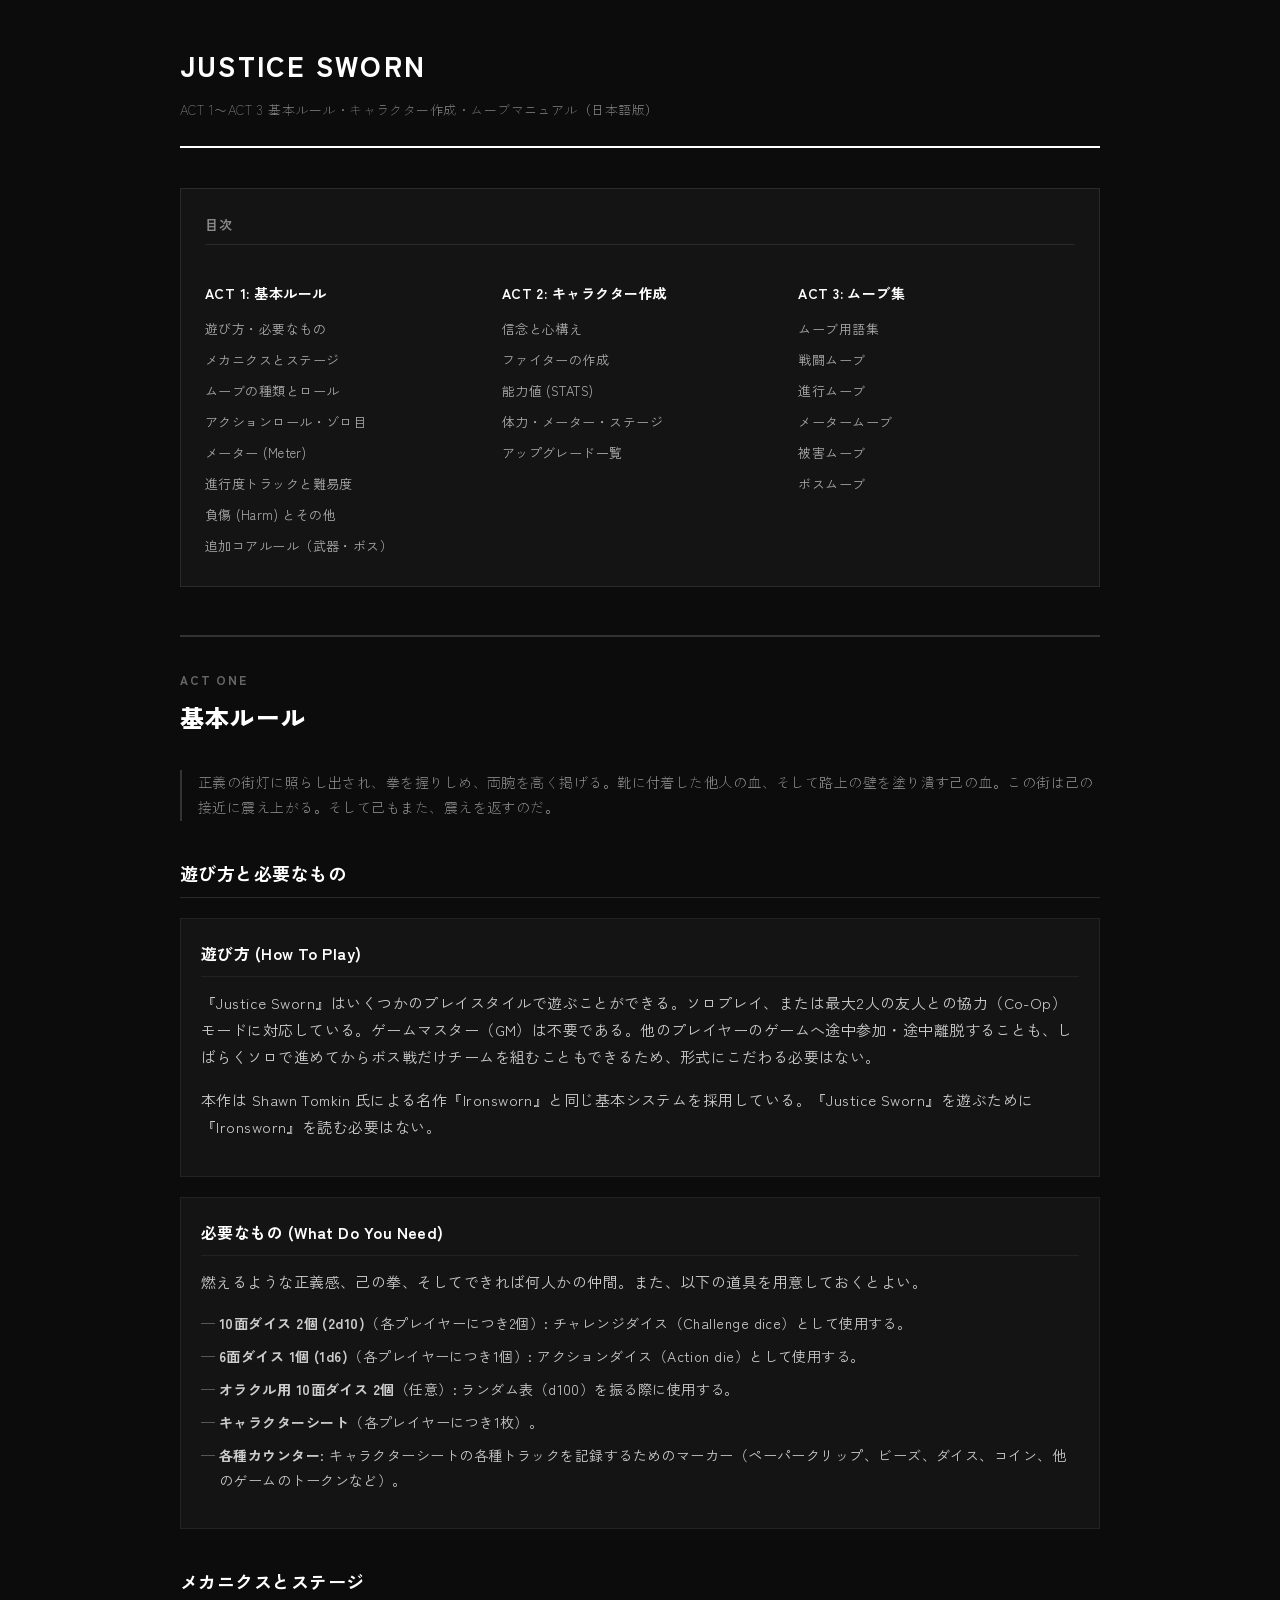
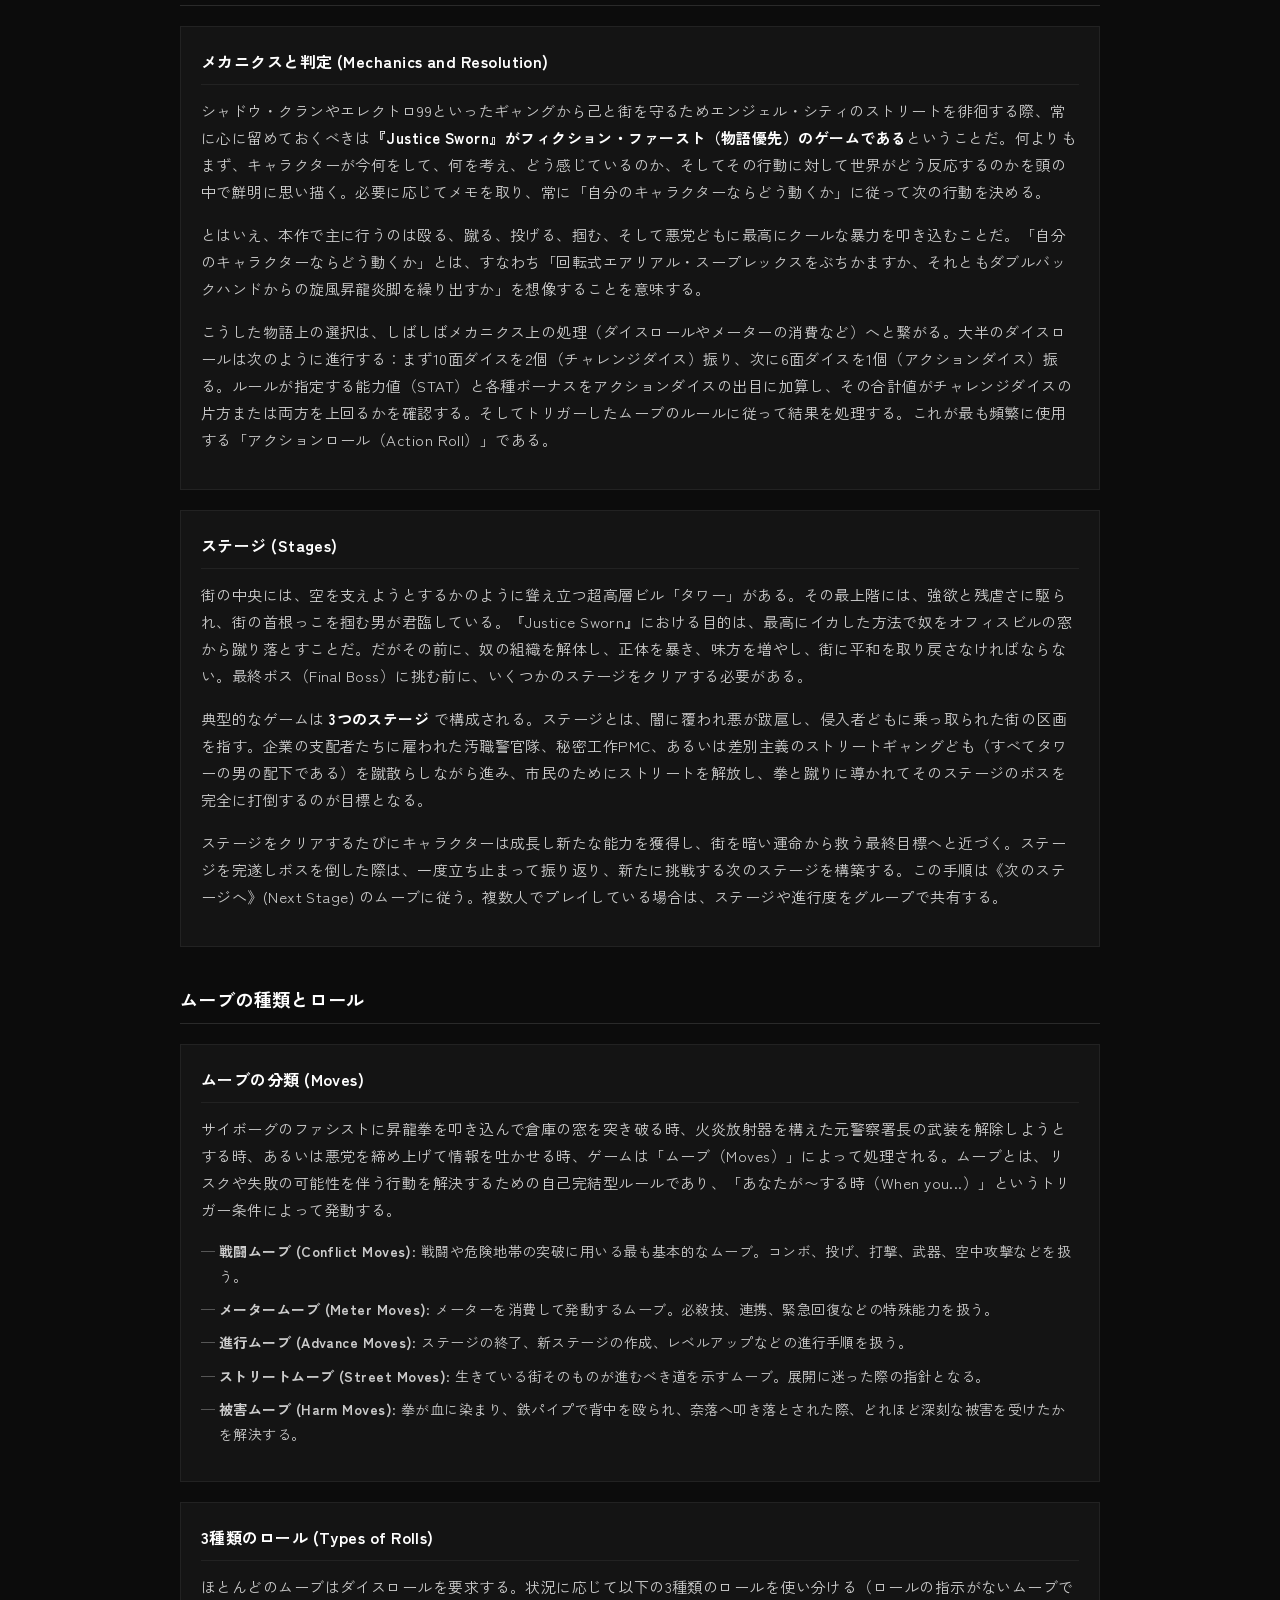
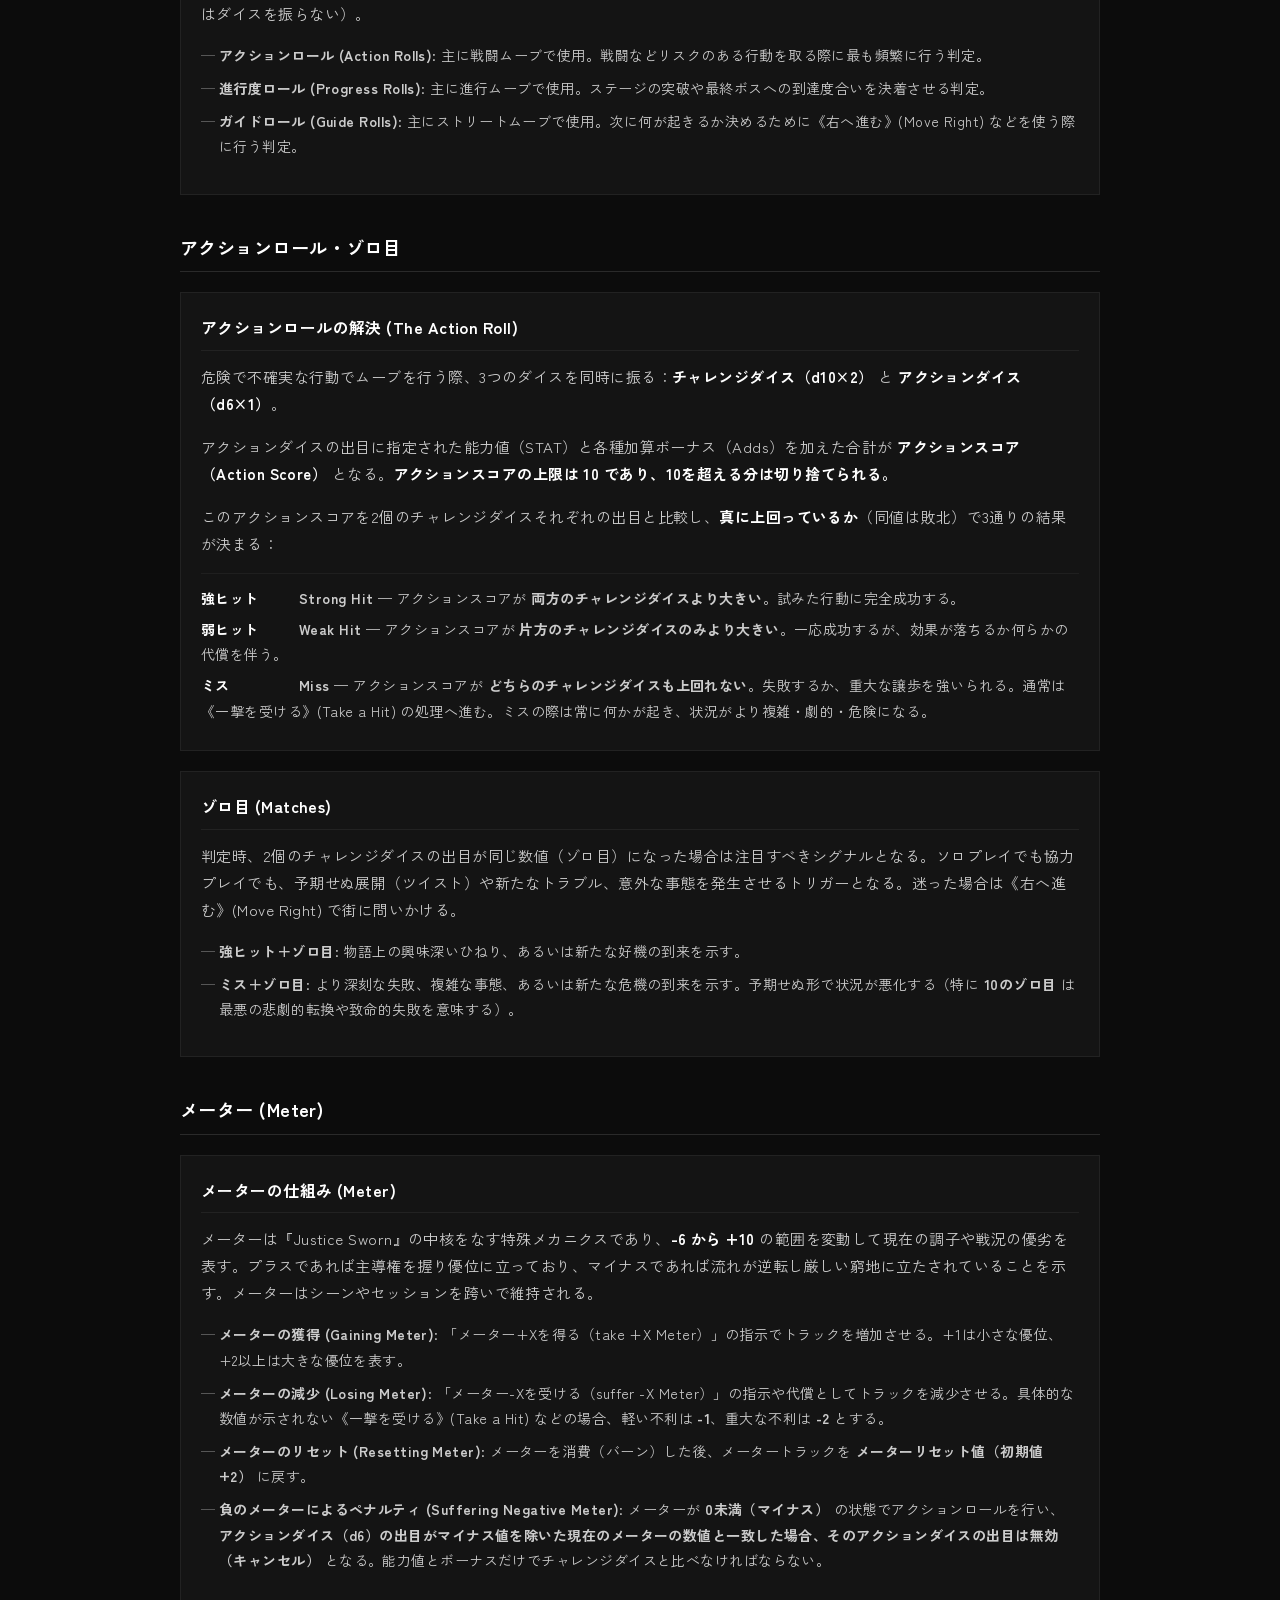
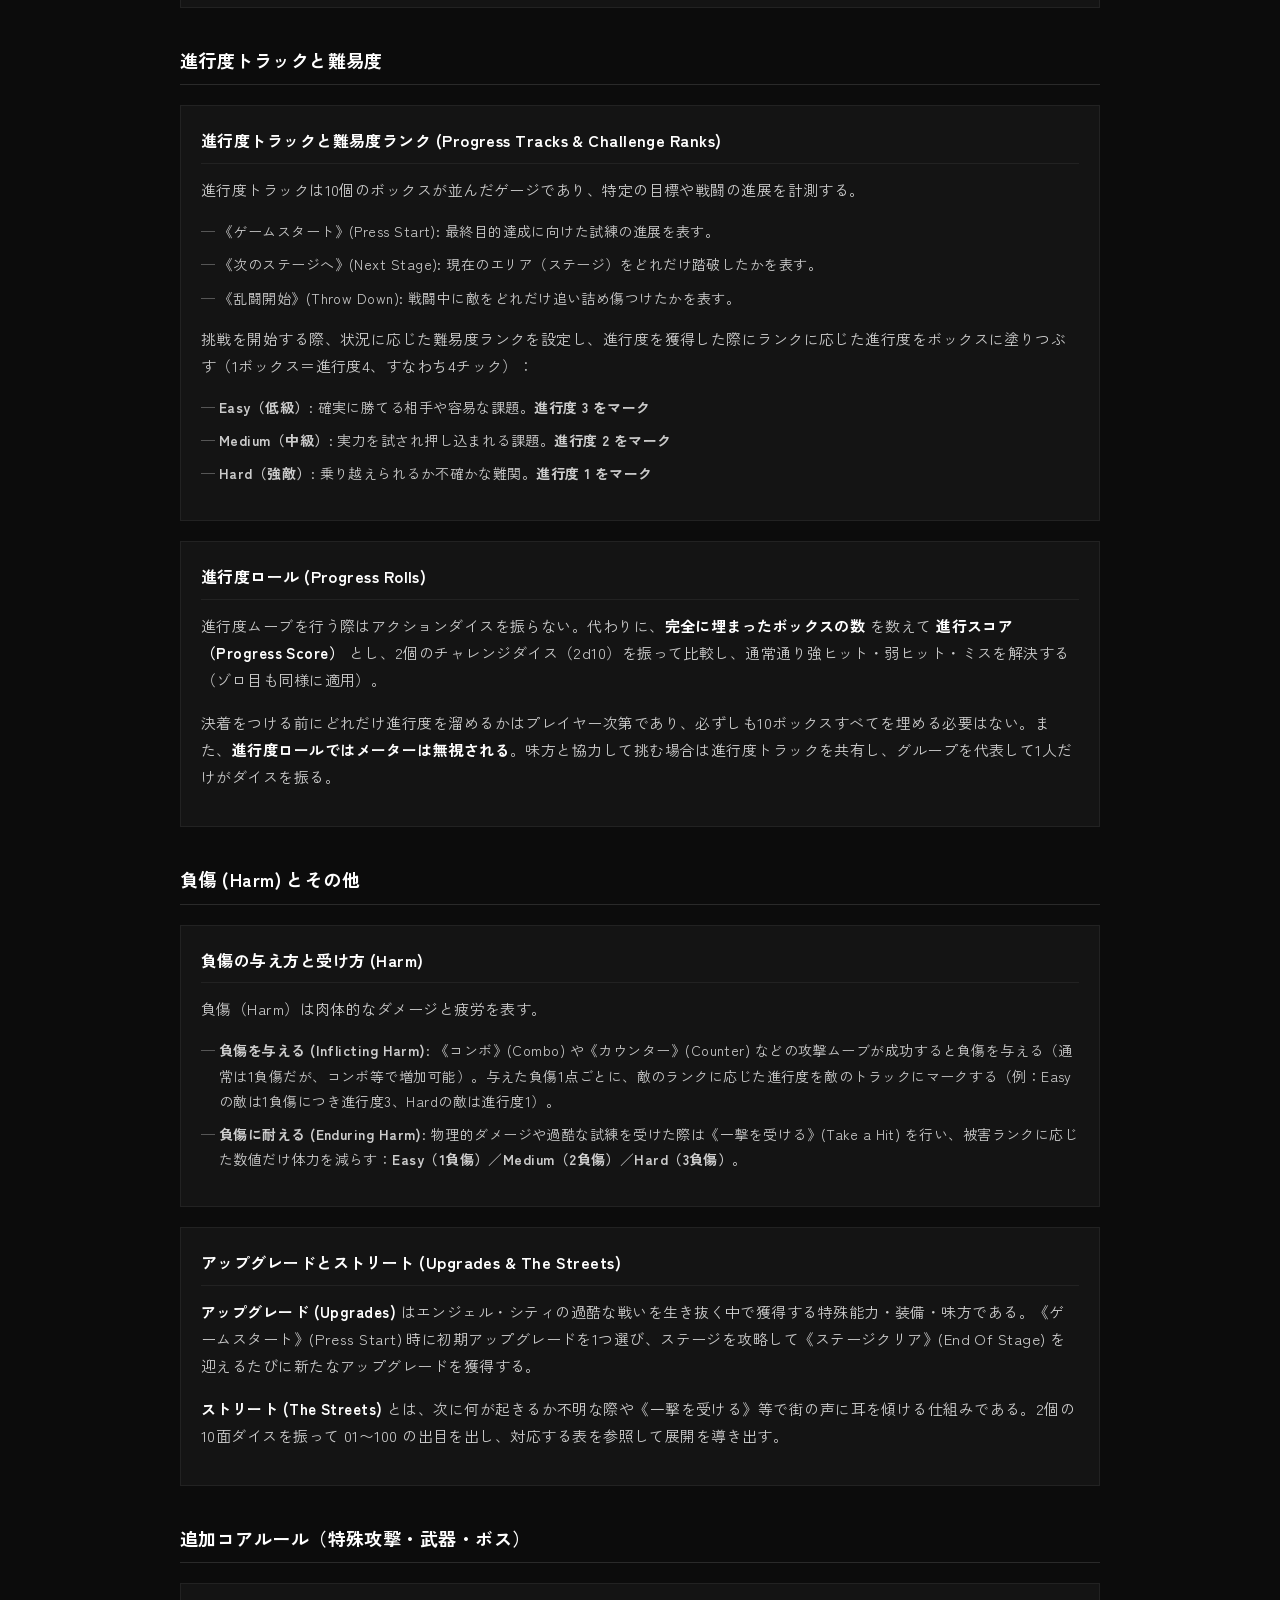
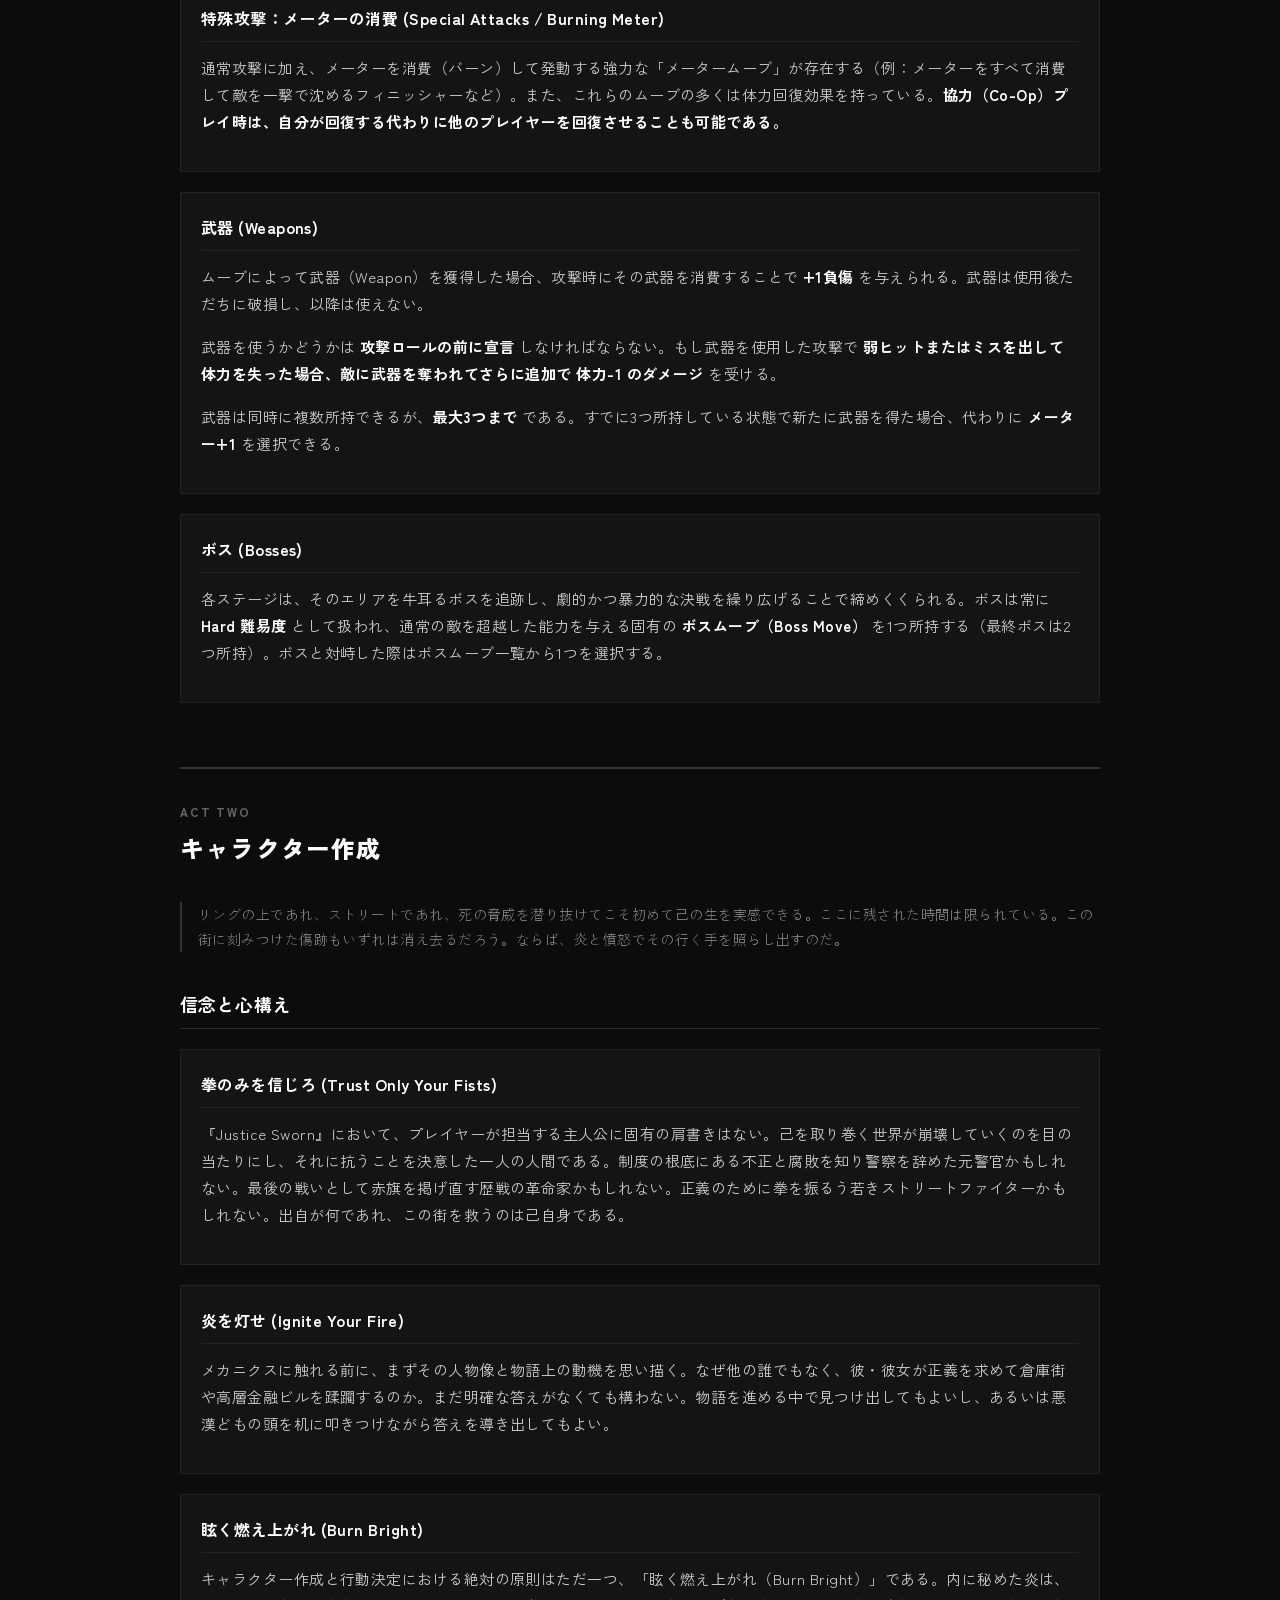
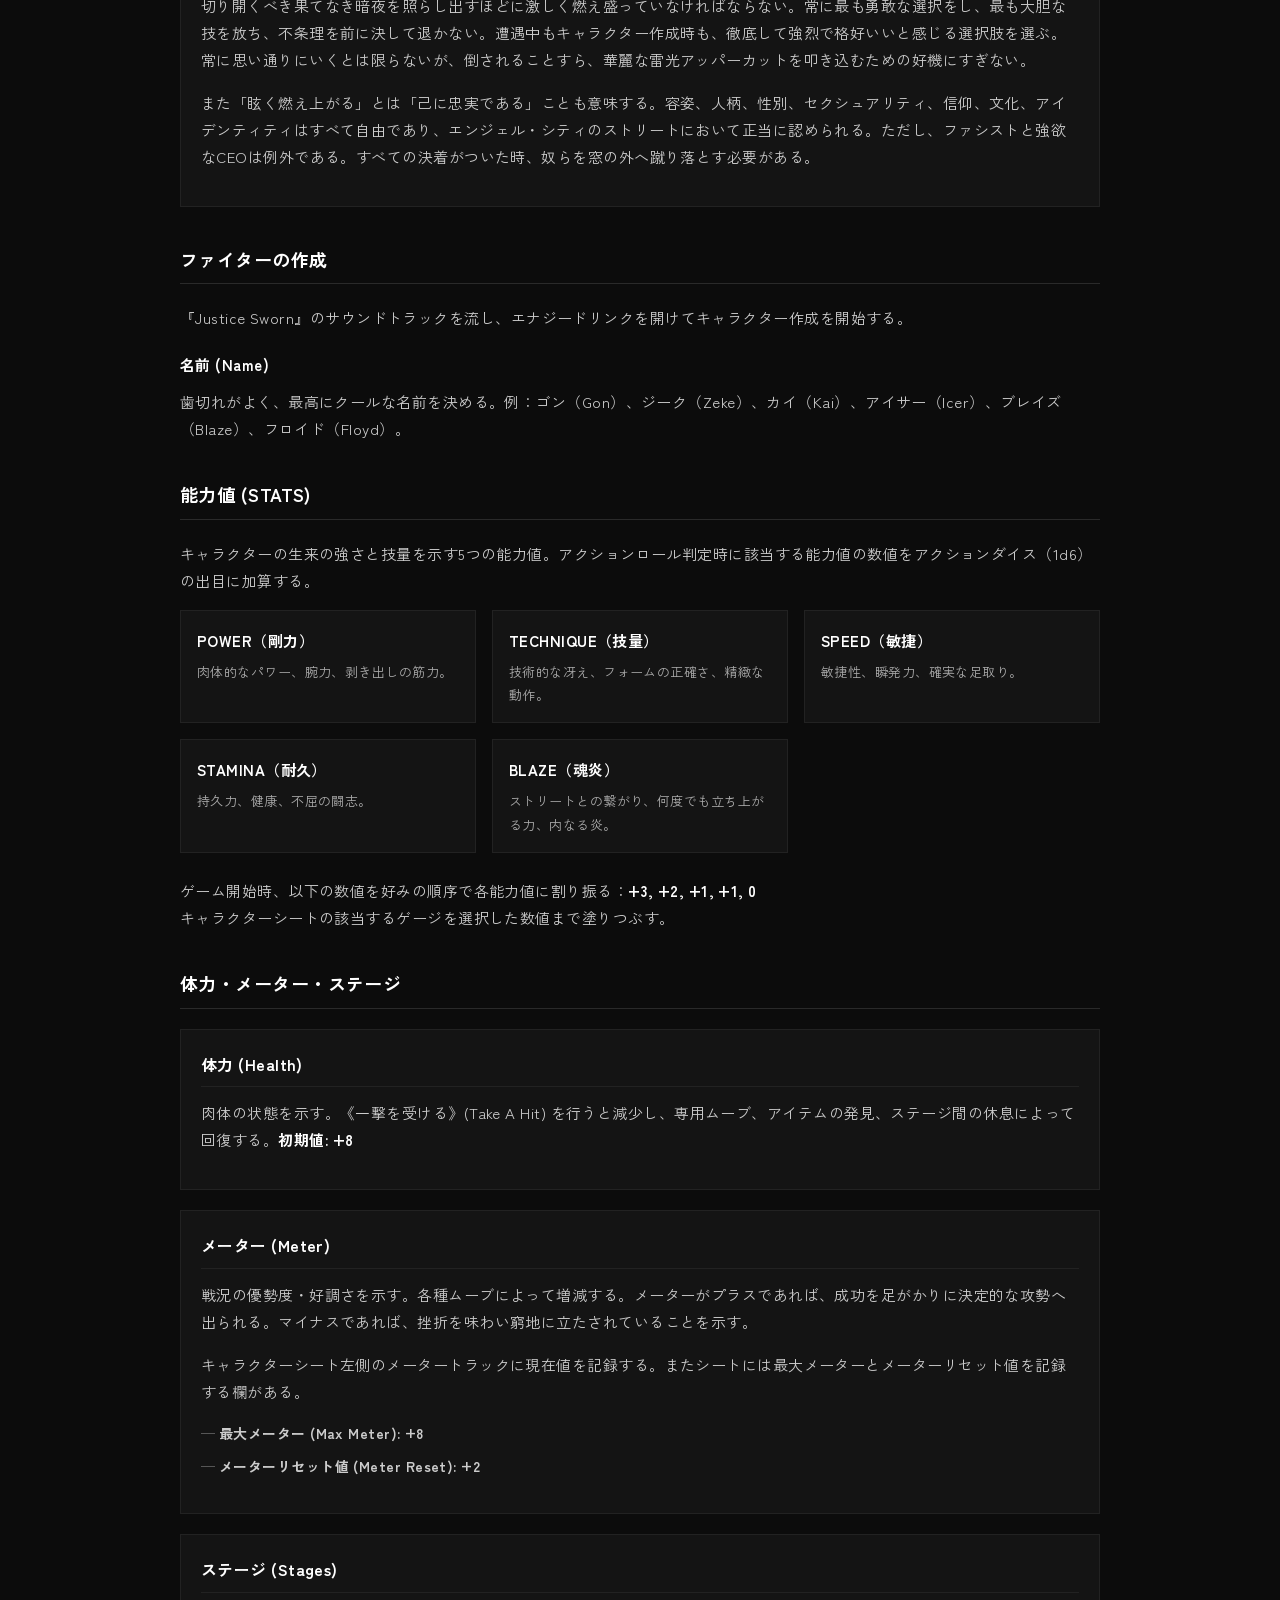
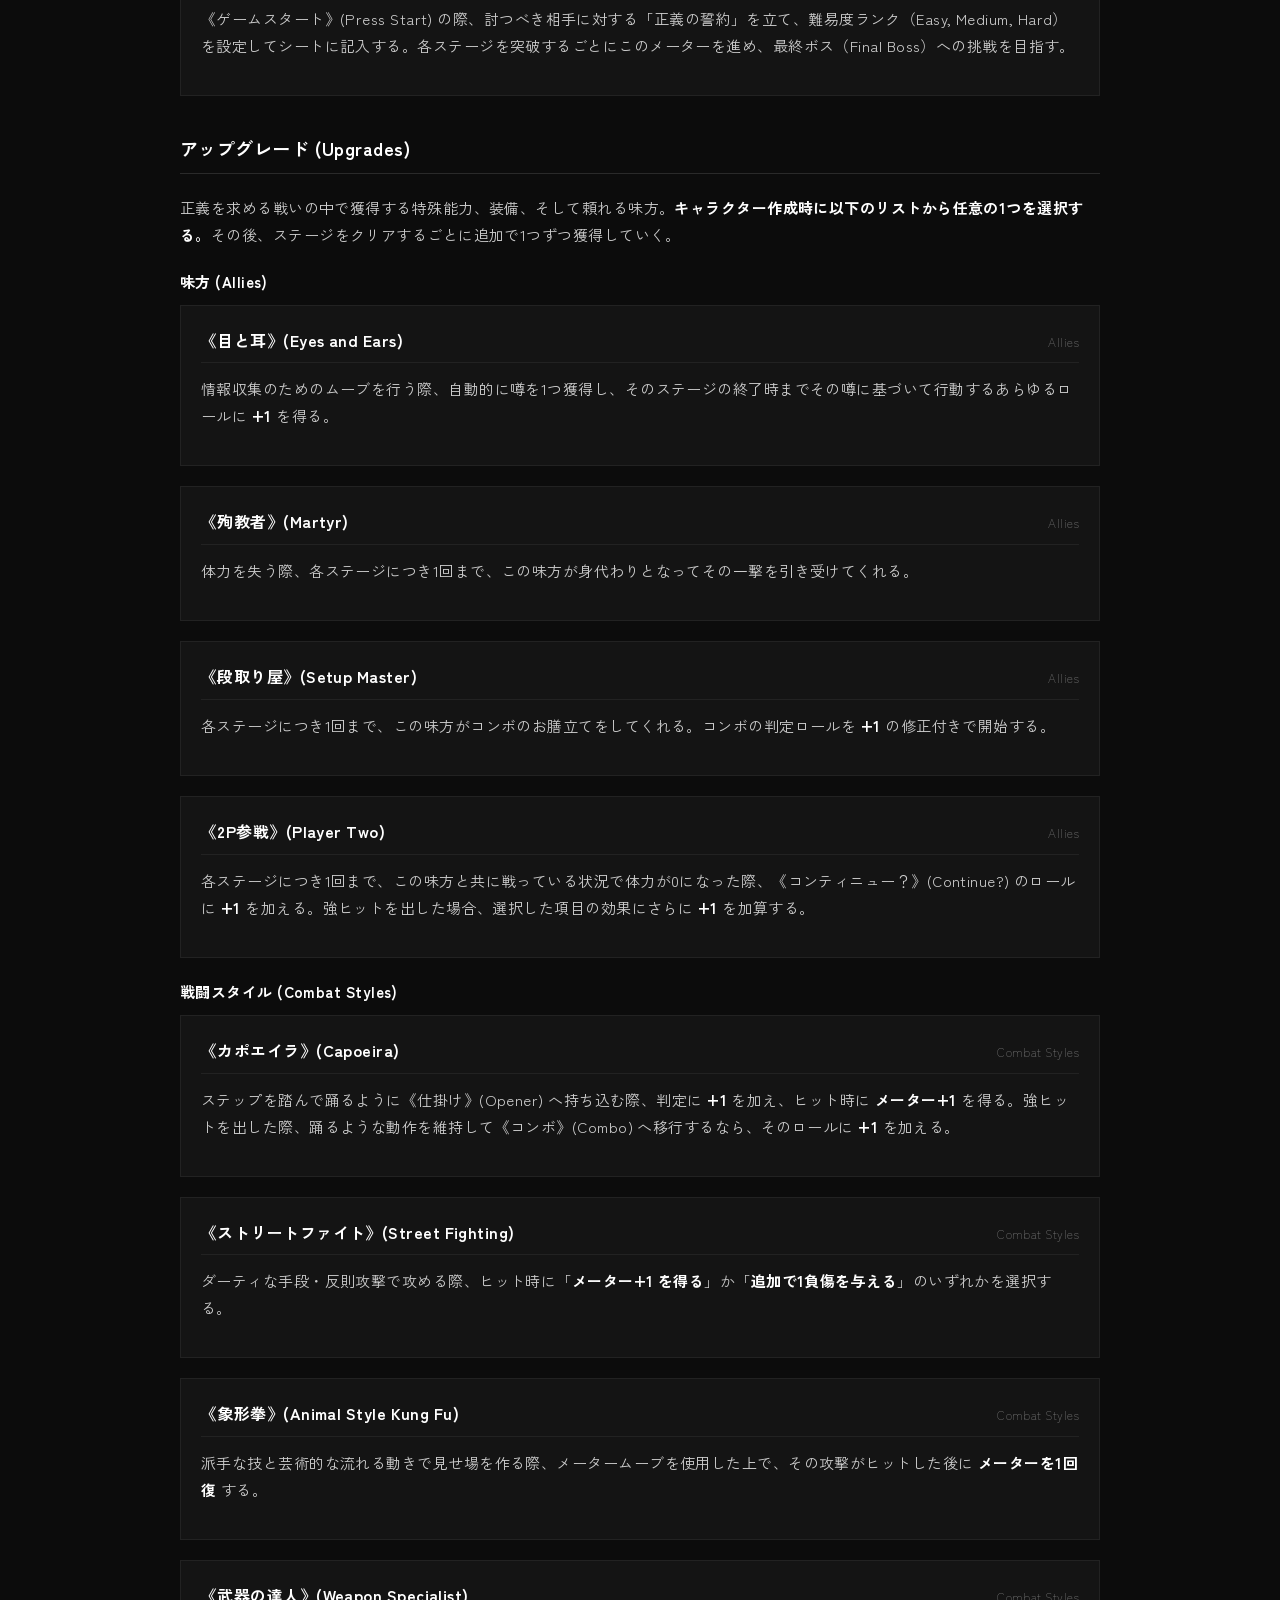
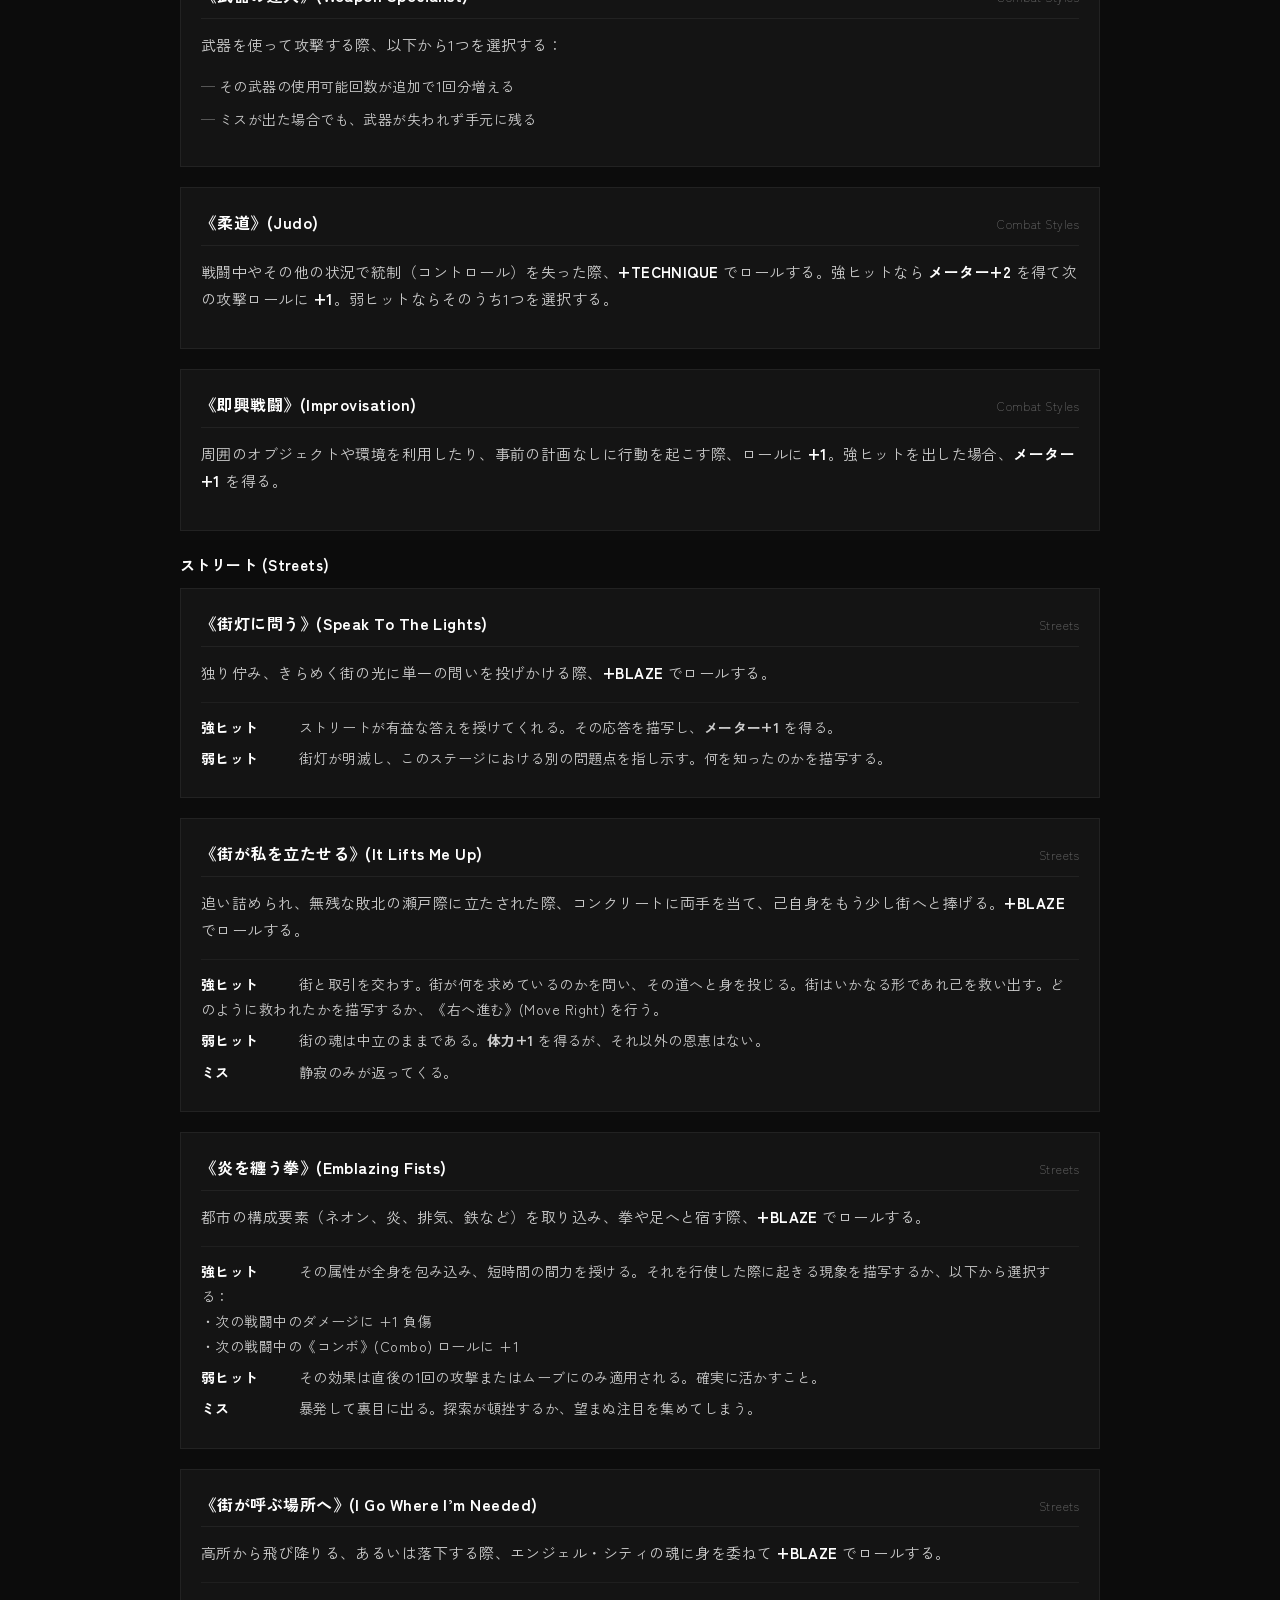
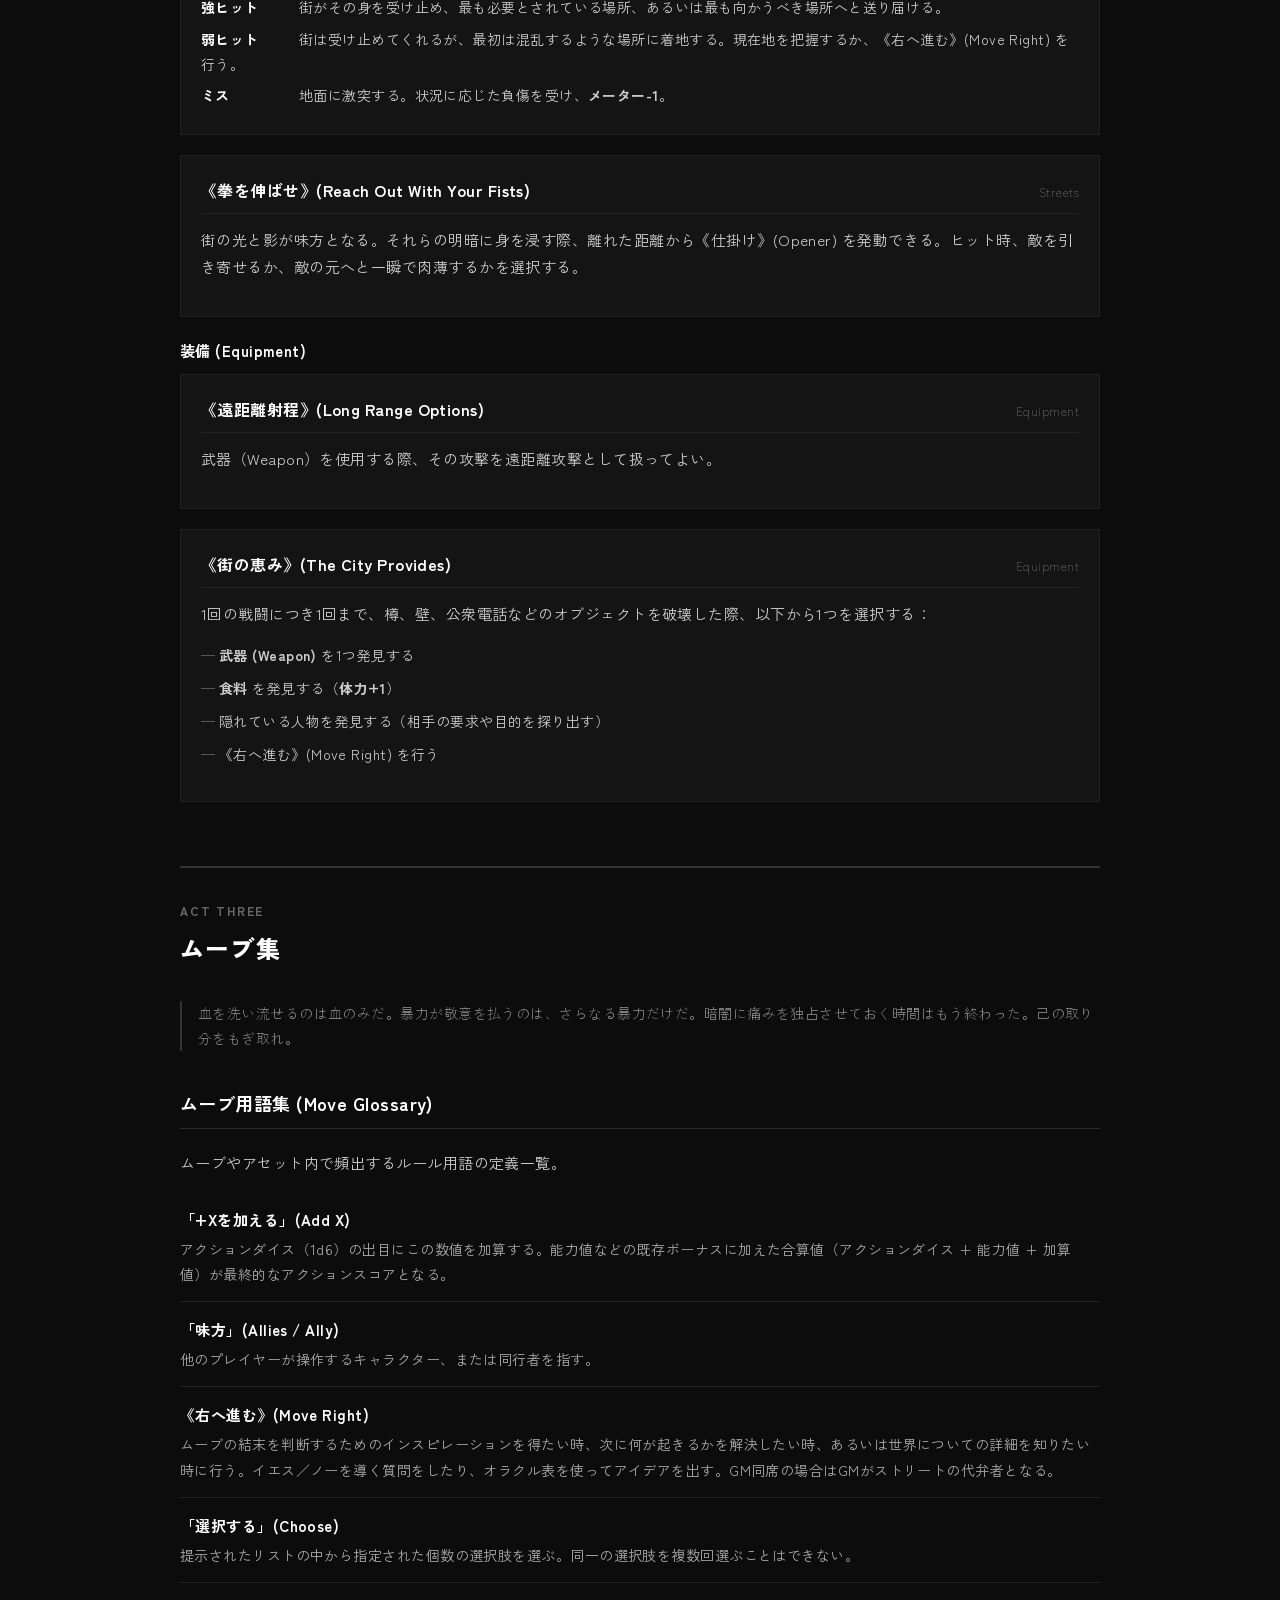
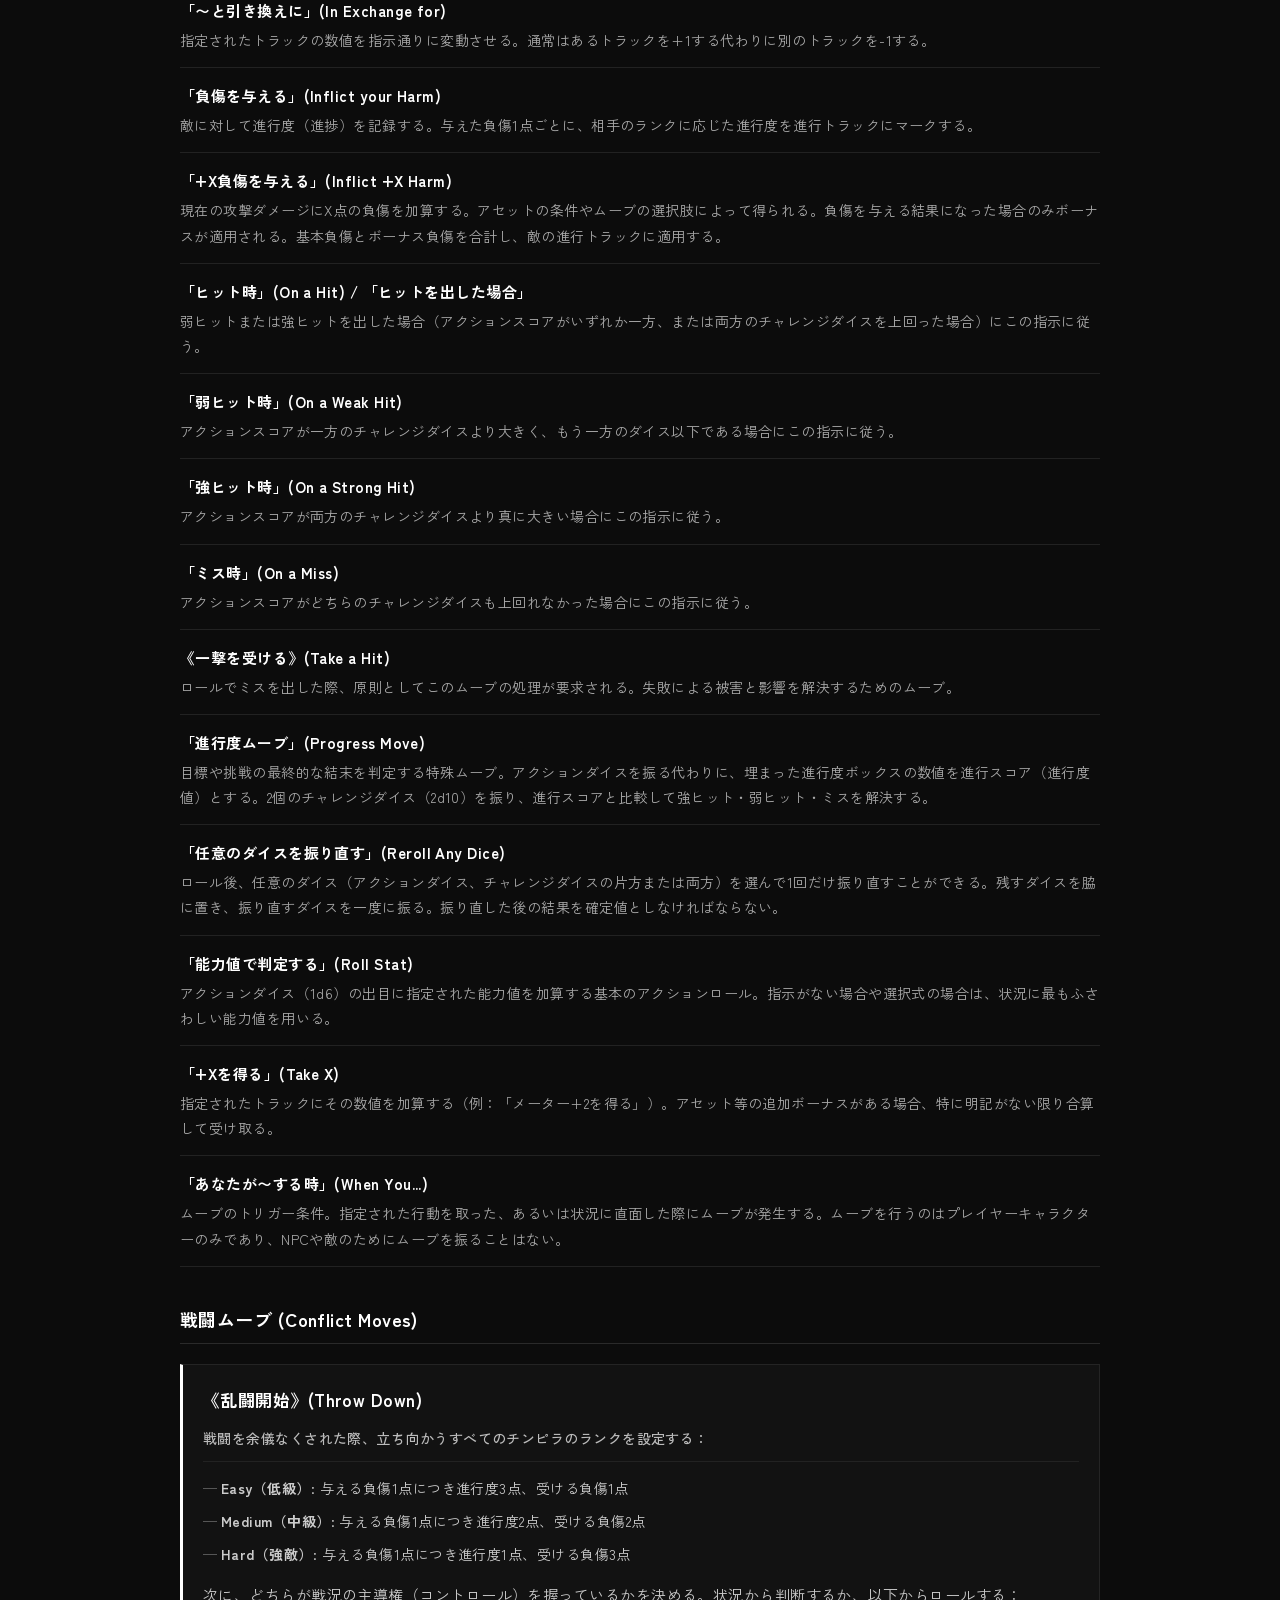
<file: justice_sworn_act2_act3_ja.html>
<!DOCTYPE html>
<html lang="ja">
<head>
<meta charset="UTF-8">
<meta name="viewport" content="width=device-width, initial-scale=1.0">
<title>JUSTICE SWORN - ACT 1〜3 ルール・ムーブマニュアル</title>
<link rel="preconnect" href="https://fonts.googleapis.com">
<link rel="preconnect" href="https://fonts.gstatic.com" crossorigin>
<link href="https://fonts.googleapis.com/css2?family=Zen+Kaku+Gothic+New:wght@300;400;500;700;900&display=swap" rel="stylesheet">
<style>
* {
  box-sizing: border-box;
  margin: 0;
  padding: 0;
  border-radius: 0 !important;
}

body {
  background-color: #0c0c0c;
  color: #ebebeb;
  font-family: 'Zen Kaku Gothic New', sans-serif;
  font-weight: 400;
  font-size: 15px;
  line-height: 1.8;
  letter-spacing: 0.03em;
  padding: 40px 20px 100px 20px;
}

.container {
  max-width: 920px;
  margin: 0 auto;
}

header {
  border-bottom: 2px solid #ffffff;
  padding-bottom: 24px;
  margin-bottom: 40px;
}

h1 {
  font-size: 28px;
  font-weight: 900;
  letter-spacing: 0.08em;
  color: #ffffff;
  text-transform: uppercase;
  margin-bottom: 8px;
}

.doc-info {
  font-size: 13px;
  font-weight: 300;
  color: #888888;
}

nav.toc {
  background-color: #141414;
  border: 1px solid #2a2a2a;
  padding: 24px;
  margin-bottom: 48px;
}

.toc-title {
  font-size: 13px;
  font-weight: 700;
  letter-spacing: 0.1em;
  text-transform: uppercase;
  color: #888888;
  margin-bottom: 16px;
  border-bottom: 1px solid #2a2a2a;
  padding-bottom: 8px;
}

.toc-grid {
  display: grid;
  grid-template-columns: repeat(3, 1fr);
  gap: 20px;
}

@media (max-width: 700px) {
  .toc-grid {
    grid-template-columns: 1fr;
  }
}

.toc-group h4 {
  font-size: 14px;
  font-weight: 700;
  color: #ffffff;
  margin-bottom: 8px;
}

.toc-group ul {
  list-style: none;
}

.toc-group li {
  margin-bottom: 4px;
}

.toc-group a {
  color: #aaaaaa;
  text-decoration: none;
  font-size: 13px;
  font-weight: 400;
  transition: color 0.15s;
}

.toc-group a:hover {
  color: #ffffff;
  text-decoration: underline;
}

section.act {
  margin-bottom: 64px;
  border-top: 2px solid #333333;
  padding-top: 32px;
}

.act-header {
  margin-bottom: 32px;
}

.act-num {
  font-size: 12px;
  font-weight: 900;
  letter-spacing: 0.15em;
  color: #666666;
  text-transform: uppercase;
}

h2 {
  font-size: 24px;
  font-weight: 900;
  color: #ffffff;
  letter-spacing: 0.05em;
  margin-top: 4px;
  margin-bottom: 16px;
}

h3 {
  font-size: 18px;
  font-weight: 700;
  color: #ffffff;
  border-bottom: 1px solid #2a2a2a;
  padding-bottom: 8px;
  margin-top: 36px;
  margin-bottom: 20px;
}

h4 {
  font-size: 15px;
  font-weight: 700;
  color: #ffffff;
  margin-top: 20px;
  margin-bottom: 10px;
}

p {
  margin-bottom: 16px;
  color: #cccccc;
}

p strong {
  font-weight: 700;
  color: #ffffff;
}

.block-text {
  border-left: 2px solid #333333;
  padding-left: 16px;
  margin: 16px 0 24px 0;
  color: #999999;
  font-size: 14px;
  font-weight: 300;
}

.card {
  background-color: #141414;
  border: 1px solid #222222;
  padding: 20px;
  margin-bottom: 20px;
}

.card-title {
  font-size: 16px;
  font-weight: 700;
  color: #ffffff;
  margin-bottom: 12px;
  display: flex;
  align-items: baseline;
  justify-content: space-between;
  border-bottom: 1px solid #222222;
  padding-bottom: 8px;
}

.card-title .category {
  font-size: 12px;
  font-weight: 300;
  color: #777777;
}

.move-entry {
  background-color: #121212;
  border: 1px solid #242424;
  border-left: 3px solid #ffffff;
  padding: 20px;
  margin-bottom: 20px;
}

.move-name {
  font-size: 17px;
  font-weight: 700;
  color: #ffffff;
  margin-bottom: 10px;
}

.move-trigger {
  font-size: 14px;
  font-weight: 500;
  color: #bbbbbb;
  margin-bottom: 14px;
  padding-bottom: 10px;
  border-bottom: 1px solid #222222;
}

.move-options {
  list-style: none;
  margin-top: 10px;
  margin-bottom: 14px;
}

.move-options li {
  position: relative;
  padding-left: 18px;
  margin-bottom: 8px;
  font-size: 14px;
  color: #cccccc;
}

.move-options li::before {
  content: "—";
  position: absolute;
  left: 0;
  color: #666666;
}

.result-block {
  margin-top: 12px;
  border-top: 1px solid #1f1f1f;
  padding-top: 12px;
}

.result-row {
  margin-bottom: 6px;
  font-size: 14px;
}

.result-label {
  font-weight: 700;
  color: #ffffff;
  margin-right: 8px;
  display: inline-block;
  min-width: 90px;
}

.result-desc {
  color: #cccccc;
}

table.data-table {
  width: 100%;
  border-collapse: collapse;
  margin: 16px 0 24px 0;
  font-size: 14px;
}

table.data-table th, table.data-table td {
  border: 1px solid #262626;
  padding: 10px 14px;
  text-align: left;
}

table.data-table th {
  background-color: #181818;
  font-weight: 700;
  color: #ffffff;
  width: 25%;
}

table.data-table td {
  background-color: #121212;
  color: #cccccc;
}

.glossary-item {
  border-bottom: 1px solid #222222;
  padding: 14px 0;
}

.glossary-term {
  font-weight: 700;
  color: #ffffff;
  font-size: 15px;
  margin-bottom: 4px;
}

.glossary-desc {
  font-size: 14px;
  color: #aaaaaa;
}

.stat-grid {
  display: grid;
  grid-template-columns: repeat(auto-fit, minmax(260px, 1fr));
  gap: 16px;
  margin: 16px 0 24px 0;
}

.stat-box {
  background-color: #141414;
  border: 1px solid #222222;
  padding: 16px;
}

.stat-name {
  font-size: 15px;
  font-weight: 700;
  color: #ffffff;
  margin-bottom: 6px;
}

.stat-desc {
  font-size: 13px;
  color: #aaaaaa;
}

footer {
  margin-top: 80px;
  border-top: 1px solid #222222;
  padding-top: 24px;
  font-size: 12px;
  font-weight: 300;
  color: #666666;
  text-align: center;
}
</style>
</head>
<body>
<div class="container">

<header>
  <h1>JUSTICE SWORN</h1>
  <div class="doc-info">ACT 1〜ACT 3 基本ルール・キャラクター作成・ムーブマニュアル（日本語版）</div>
</header>

<nav class="toc">
  <div class="toc-title">目次</div>
  <div class="toc-grid">
    <div class="toc-group">
      <h4>ACT 1: 基本ルール</h4>
      <ul>
        <li><a href="#act1-howto">遊び方・必要なもの</a></li>
        <li><a href="#act1-mechanics">メカニクスとステージ</a></li>
        <li><a href="#act1-moves">ムーブの種類とロール</a></li>
        <li><a href="#act1-actionroll">アクションロール・ゾロ目</a></li>
        <li><a href="#act1-meter">メーター (Meter)</a></li>
        <li><a href="#act1-progress">進行度トラックと難易度</a></li>
        <li><a href="#act1-harm">負傷 (Harm) とその他</a></li>
        <li><a href="#act1-core">追加コアルール（武器・ボス）</a></li>
      </ul>
    </div>
    <div class="toc-group">
      <h4>ACT 2: キャラクター作成</h4>
      <ul>
        <li><a href="#act2-principles">信念と心構え</a></li>
        <li><a href="#act2-fighter">ファイターの作成</a></li>
        <li><a href="#act2-stats">能力値 (STATS)</a></li>
        <li><a href="#act2-gauges">体力・メーター・ステージ</a></li>
        <li><a href="#act2-upgrades">アップグレード一覧</a></li>
      </ul>
    </div>
    <div class="toc-group">
      <h4>ACT 3: ムーブ集</h4>
      <ul>
        <li><a href="#act3-glossary">ムーブ用語集</a></li>
        <li><a href="#act3-conflict">戦闘ムーブ</a></li>
        <li><a href="#act3-advance">進行ムーブ</a></li>
        <li><a href="#act3-meter">メータームーブ</a></li>
        <li><a href="#act3-harm">被害ムーブ</a></li>
        <li><a href="#act3-boss">ボスムーブ</a></li>
      </ul>
    </div>
  </div>
</nav>

<!-- ========================================== -->
<!-- ACT ONE -->
<!-- ========================================== -->
<section class="act" id="act1">
  <div class="act-header">
    <div class="act-num">ACT ONE</div>
    <h2>基本ルール</h2>
  </div>

  <div class="block-text">
    正義の街灯に照らし出され、拳を握りしめ、両腕を高く掲げる。靴に付着した他人の血、そして路上の壁を塗り潰す己の血。この街は己の接近に震え上がる。そして己もまた、震えを返すのだ。
  </div>

  <h3 id="act1-howto">遊び方と必要なもの</h3>

  <div class="card">
    <div class="card-title">遊び方 (How To Play)</div>
    <p>『Justice Sworn』はいくつかのプレイスタイルで遊ぶことができる。ソロプレイ、または最大2人の友人との協力（Co-Op）モードに対応している。ゲームマスター（GM）は不要である。他のプレイヤーのゲームへ途中参加・途中離脱することも、しばらくソロで進めてからボス戦だけチームを組むこともできるため、形式にこだわる必要はない。</p>
    <p>本作は Shawn Tomkin 氏による名作『Ironsworn』と同じ基本システムを採用している。『Justice Sworn』を遊ぶために『Ironsworn』を読む必要はない。</p>
  </div>

  <div class="card">
    <div class="card-title">必要なもの (What Do You Need)</div>
    <p>燃えるような正義感、己の拳、そしてできれば何人かの仲間。また、以下の道具を用意しておくとよい。</p>
    <ul class="move-options">
      <li><strong>10面ダイス 2個 (2d10)</strong>（各プレイヤーにつき2個）: チャレンジダイス（Challenge dice）として使用する。</li>
      <li><strong>6面ダイス 1個 (1d6)</strong>（各プレイヤーにつき1個）: アクションダイス（Action die）として使用する。</li>
      <li><strong>オラクル用 10面ダイス 2個</strong>（任意）: ランダム表（d100）を振る際に使用する。</li>
      <li><strong>キャラクターシート</strong>（各プレイヤーにつき1枚）。</li>
      <li><strong>各種カウンター</strong>: キャラクターシートの各種トラックを記録するためのマーカー（ペーパークリップ、ビーズ、ダイス、コイン、他のゲームのトークンなど）。</li>
    </ul>
  </div>

  <h3 id="act1-mechanics">メカニクスとステージ</h3>

  <div class="card">
    <div class="card-title">メカニクスと判定 (Mechanics and Resolution)</div>
    <p>シャドウ・クランやエレクトロ99といったギャングから己と街を守るためエンジェル・シティのストリートを徘徊する際、常に心に留めておくべきは<strong>『Justice Sworn』がフィクション・ファースト（物語優先）のゲームである</strong>ということだ。何よりもまず、キャラクターが今何をして、何を考え、どう感じているのか、そしてその行動に対して世界がどう反応するのかを頭の中で鮮明に思い描く。必要に応じてメモを取り、常に「自分のキャラクターならどう動くか」に従って次の行動を決める。</p>
    <p>とはいえ、本作で主に行うのは殴る、蹴る、投げる、掴む、そして悪党どもに最高にクールな暴力を叩き込むことだ。「自分のキャラクターならどう動くか」とは、すなわち「回転式エアリアル・スープレックスをぶちかますか、それともダブルバックハンドからの旋風昇龍炎脚を繰り出すか」を想像することを意味する。</p>
    <p>こうした物語上の選択は、しばしばメカニクス上の処理（ダイスロールやメーターの消費など）へと繋がる。大半のダイスロールは次のように進行する：まず10面ダイスを2個（チャレンジダイス）振り、次に6面ダイスを1個（アクションダイス）振る。ルールが指定する能力値（STAT）と各種ボーナスをアクションダイスの出目に加算し、その合計値がチャレンジダイスの片方または両方を上回るかを確認する。そしてトリガーしたムーブのルールに従って結果を処理する。これが最も頻繁に使用する「アクションロール（Action Roll）」である。</p>
  </div>

  <div class="card">
    <div class="card-title">ステージ (Stages)</div>
    <p>街の中央には、空を支えようとするかのように聳え立つ超高層ビル「タワー」がある。その最上階には、強欲と残虐さに駆られ、街の首根っこを掴む男が君臨している。『Justice Sworn』における目的は、最高にイカした方法で奴をオフィスビルの窓から蹴り落とすことだ。だがその前に、奴の組織を解体し、正体を暴き、味方を増やし、街に平和を取り戻さなければならない。最終ボス（Final Boss）に挑む前に、いくつかのステージをクリアする必要がある。</p>
    <p>典型的なゲームは <strong>3つのステージ</strong> で構成される。ステージとは、闇に覆われ悪が跋扈し、侵入者どもに乗っ取られた街の区画を指す。企業の支配者たちに雇われた汚職警官隊、秘密工作PMC、あるいは差別主義のストリートギャングども（すべてタワーの男の配下である）を蹴散らしながら進み、市民のためにストリートを解放し、拳と蹴りに導かれてそのステージのボスを完全に打倒するのが目標となる。</p>
    <p>ステージをクリアするたびにキャラクターは成長し新たな能力を獲得し、街を暗い運命から救う最終目標へと近づく。ステージを完遂しボスを倒した際は、一度立ち止まって振り返り、新たに挑戦する次のステージを構築する。この手順は《次のステージへ》(Next Stage) のムーブに従う。複数人でプレイしている場合は、ステージや進行度をグループで共有する。</p>
  </div>

  <h3 id="act1-moves">ムーブの種類とロール</h3>

  <div class="card">
    <div class="card-title">ムーブの分類 (Moves)</div>
    <p>サイボーグのファシストに昇龍拳を叩き込んで倉庫の窓を突き破る時、火炎放射器を構えた元警察署長の武装を解除しようとする時、あるいは悪党を締め上げて情報を吐かせる時、ゲームは「ムーブ（Moves）」によって処理される。ムーブとは、リスクや失敗の可能性を伴う行動を解決するための自己完結型ルールであり、「あなたが〜する時（When you...）」というトリガー条件によって発動する。</p>
    <ul class="move-options">
      <li><strong>戦闘ムーブ (Conflict Moves)</strong>: 戦闘や危険地帯の突破に用いる最も基本的なムーブ。コンボ、投げ、打撃、武器、空中攻撃などを扱う。</li>
      <li><strong>メータームーブ (Meter Moves)</strong>: メーターを消費して発動するムーブ。必殺技、連携、緊急回復などの特殊能力を扱う。</li>
      <li><strong>進行ムーブ (Advance Moves)</strong>: ステージの終了、新ステージの作成、レベルアップなどの進行手順を扱う。</li>
      <li><strong>ストリートムーブ (Street Moves)</strong>: 生きている街そのものが進むべき道を示すムーブ。展開に迷った際の指針となる。</li>
      <li><strong>被害ムーブ (Harm Moves)</strong>: 拳が血に染まり、鉄パイプで背中を殴られ、奈落へ叩き落とされた際、どれほど深刻な被害を受けたかを解決する。</li>
    </ul>
  </div>

  <div class="card">
    <div class="card-title">3種類のロール (Types of Rolls)</div>
    <p>ほとんどのムーブはダイスロールを要求する。状況に応じて以下の3種類のロールを使い分ける（ロールの指示がないムーブではダイスを振らない）。</p>
    <ul class="move-options">
      <li><strong>アクションロール (Action Rolls)</strong>: 主に戦闘ムーブで使用。戦闘などリスクのある行動を取る際に最も頻繁に行う判定。</li>
      <li><strong>進行度ロール (Progress Rolls)</strong>: 主に進行ムーブで使用。ステージの突破や最終ボスへの到達度合いを決着させる判定。</li>
      <li><strong>ガイドロール (Guide Rolls)</strong>: 主にストリートムーブで使用。次に何が起きるか決めるために《右へ進む》(Move Right) などを使う際に行う判定。</li>
    </ul>
  </div>

  <h3 id="act1-actionroll">アクションロール・ゾロ目</h3>

  <div class="card">
    <div class="card-title">アクションロールの解決 (The Action Roll)</div>
    <p>危険で不確実な行動でムーブを行う際、3つのダイスを同時に振る：<strong>チャレンジダイス（d10×2）</strong> と <strong>アクションダイス（d6×1）</strong>。</p>
    <p>アクションダイスの出目に指定された能力値（STAT）と各種加算ボーナス（Adds）を加えた合計が <strong>アクションスコア（Action Score）</strong> となる。<strong>アクションスコアの上限は 10 であり、10を超える分は切り捨てられる。</strong></p>
    <p>このアクションスコアを2個のチャレンジダイスそれぞれの出目と比較し、<strong>真に上回っているか</strong>（同値は敗北）で3通りの結果が決まる：</p>
    <div class="result-block">
      <div class="result-row"><span class="result-label">強ヒット</span><span class="result-desc"><strong>Strong Hit</strong> — アクションスコアが <strong>両方のチャレンジダイスより大きい</strong>。試みた行動に完全成功する。</span></div>
      <div class="result-row"><span class="result-label">弱ヒット</span><span class="result-desc"><strong>Weak Hit</strong> — アクションスコアが <strong>片方のチャレンジダイスのみより大きい</strong>。一応成功するが、効果が落ちるか何らかの代償を伴う。</span></div>
      <div class="result-row"><span class="result-label">ミス</span><span class="result-desc"><strong>Miss</strong> — アクションスコアが <strong>どちらのチャレンジダイスも上回れない</strong>。失敗するか、重大な譲歩を強いられる。通常は《一撃を受ける》(Take a Hit) の処理へ進む。ミスの際は常に何かが起き、状況がより複雑・劇的・危険になる。</span></div>
    </div>
  </div>

  <div class="card">
    <div class="card-title">ゾロ目 (Matches)</div>
    <p>判定時、2個のチャレンジダイスの出目が同じ数値（ゾロ目）になった場合は注目すべきシグナルとなる。ソロプレイでも協力プレイでも、予期せぬ展開（ツイスト）や新たなトラブル、意外な事態を発生させるトリガーとなる。迷った場合は《右へ進む》(Move Right) で街に問いかける。</p>
    <ul class="move-options">
      <li><strong>強ヒット＋ゾロ目</strong>: 物語上の興味深いひねり、あるいは新たな好機の到来を示す。</li>
      <li><strong>ミス＋ゾロ目</strong>: より深刻な失敗、複雑な事態、あるいは新たな危機の到来を示す。予期せぬ形で状況が悪化する（特に <strong>10のゾロ目</strong> は最悪の悲劇的転換や致命的失敗を意味する）。</li>
    </ul>
  </div>

  <h3 id="act1-meter">メーター (Meter)</h3>

  <div class="card">
    <div class="card-title">メーターの仕組み (Meter)</div>
    <p>メーターは『Justice Sworn』の中核をなす特殊メカニクスであり、<strong>-6 から +10</strong> の範囲を変動して現在の調子や戦況の優劣を表す。プラスであれば主導権を握り優位に立っており、マイナスであれば流れが逆転し厳しい窮地に立たされていることを示す。メーターはシーンやセッションを跨いで維持される。</p>
    <ul class="move-options">
      <li><strong>メーターの獲得 (Gaining Meter)</strong>: 「メーター+Xを得る（take +X Meter）」の指示でトラックを増加させる。+1は小さな優位、+2以上は大きな優位を表す。</li>
      <li><strong>メーターの減少 (Losing Meter)</strong>: 「メーター-Xを受ける（suffer -X Meter）」の指示や代償としてトラックを減少させる。具体的な数値が示されない《一撃を受ける》(Take a Hit) などの場合、軽い不利は <strong>-1</strong>、重大な不利は <strong>-2</strong> とする。</li>
      <li><strong>メーターのリセット (Resetting Meter)</strong>: メーターを消費（バーン）した後、メータートラックを <strong>メーターリセット値（初期値 +2）</strong> に戻す。</li>
      <li><strong>負のメーターによるペナルティ (Suffering Negative Meter)</strong>: メーターが <strong>0未満（マイナス）</strong> の状態でアクションロールを行い、<strong>アクションダイス（d6）の出目がマイナス値を除いた現在のメーターの数値と一致した場合、そのアクションダイスの出目は無効（キャンセル）</strong> となる。能力値とボーナスだけでチャレンジダイスと比べなければならない。</li>
    </ul>
  </div>

  <h3 id="act1-progress">進行度トラックと難易度</h3>

  <div class="card">
    <div class="card-title">進行度トラックと難易度ランク (Progress Tracks & Challenge Ranks)</div>
    <p>進行度トラックは10個のボックスが並んだゲージであり、特定の目標や戦闘の進展を計測する。</p>
    <ul class="move-options">
      <li>《ゲームスタート》(Press Start): 最終目的達成に向けた試練の進展を表す。</li>
      <li>《次のステージへ》(Next Stage): 現在のエリア（ステージ）をどれだけ踏破したかを表す。</li>
      <li>《乱闘開始》(Throw Down): 戦闘中に敵をどれだけ追い詰め傷つけたかを表す。</li>
    </ul>
    <p>挑戦を開始する際、状況に応じた難易度ランクを設定し、進行度を獲得した際にランクに応じた進行度をボックスに塗りつぶす（1ボックス＝進行度4、すなわち4チック）：</p>
    <ul class="move-options">
      <li><strong>Easy（低級）</strong>: 確実に勝てる相手や容易な課題。<strong>進行度 3 をマーク</strong></li>
      <li><strong>Medium（中級）</strong>: 実力を試され押し込まれる課題。<strong>進行度 2 をマーク</strong></li>
      <li><strong>Hard（強敵）</strong>: 乗り越えられるか不確かな難関。<strong>進行度 1 をマーク</strong></li>
    </ul>
  </div>

  <div class="card">
    <div class="card-title">進行度ロール (Progress Rolls)</div>
    <p>進行度ムーブを行う際はアクションダイスを振らない。代わりに、<strong>完全に埋まったボックスの数</strong> を数えて <strong>進行スコア（Progress Score）</strong> とし、2個のチャレンジダイス（2d10）を振って比較し、通常通り強ヒット・弱ヒット・ミスを解決する（ゾロ目も同様に適用）。</p>
    <p>決着をつける前にどれだけ進行度を溜めるかはプレイヤー次第であり、必ずしも10ボックスすべてを埋める必要はない。また、<strong>進行度ロールではメーターは無視される</strong>。味方と協力して挑む場合は進行度トラックを共有し、グループを代表して1人だけがダイスを振る。</p>
  </div>

  <h3 id="act1-harm">負傷 (Harm) とその他</h3>

  <div class="card">
    <div class="card-title">負傷の与え方と受け方 (Harm)</div>
    <p>負傷（Harm）は肉体的なダメージと疲労を表す。</p>
    <ul class="move-options">
      <li><strong>負傷を与える (Inflicting Harm)</strong>: 《コンボ》(Combo) や《カウンター》(Counter) などの攻撃ムーブが成功すると負傷を与える（通常は1負傷だが、コンボ等で増加可能）。与えた負傷1点ごとに、敵のランクに応じた進行度を敵のトラックにマークする（例：Easyの敵は1負傷につき進行度3、Hardの敵は進行度1）。</li>
      <li><strong>負傷に耐える (Enduring Harm)</strong>: 物理的ダメージや過酷な試練を受けた際は《一撃を受ける》(Take a Hit) を行い、被害ランクに応じた数値だけ体力を減らす：<strong>Easy（1負傷）</strong>／<strong>Medium（2負傷）</strong>／<strong>Hard（3負傷）</strong>。</li>
    </ul>
  </div>

  <div class="card">
    <div class="card-title">アップグレードとストリート (Upgrades & The Streets)</div>
    <p><strong>アップグレード (Upgrades)</strong> はエンジェル・シティの過酷な戦いを生き抜く中で獲得する特殊能力・装備・味方である。《ゲームスタート》(Press Start) 時に初期アップグレードを1つ選び、ステージを攻略して《ステージクリア》(End Of Stage) を迎えるたびに新たなアップグレードを獲得する。</p>
    <p><strong>ストリート (The Streets)</strong> とは、次に何が起きるか不明な際や《一撃を受ける》等で街の声に耳を傾ける仕組みである。2個の10面ダイスを振って 01〜100 の出目を出し、対応する表を参照して展開を導き出す。</p>
  </div>

  <h3 id="act1-core">追加コアルール（特殊攻撃・武器・ボス）</h3>

  <div class="card">
    <div class="card-title">特殊攻撃：メーターの消費 (Special Attacks / Burning Meter)</div>
    <p>通常攻撃に加え、メーターを消費（バーン）して発動する強力な「メータームーブ」が存在する（例：メーターをすべて消費して敵を一撃で沈めるフィニッシャーなど）。また、これらのムーブの多くは体力回復効果を持っている。<strong>協力（Co-Op）プレイ時は、自分が回復する代わりに他のプレイヤーを回復させることも可能である。</strong></p>
  </div>

  <div class="card">
    <div class="card-title">武器 (Weapons)</div>
    <p>ムーブによって武器（Weapon）を獲得した場合、攻撃時にその武器を消費することで <strong>+1負傷</strong> を与えられる。武器は使用後ただちに破損し、以降は使えない。</p>
    <p>武器を使うかどうかは <strong>攻撃ロールの前に宣言</strong> しなければならない。もし武器を使用した攻撃で <strong>弱ヒットまたはミスを出して体力を失った場合、敵に武器を奪われてさらに追加で 体力-1 のダメージ</strong> を受ける。</p>
    <p>武器は同時に複数所持できるが、<strong>最大3つまで</strong> である。すでに3つ所持している状態で新たに武器を得た場合、代わりに <strong>メーター+1</strong> を選択できる。</p>
  </div>

  <div class="card">
    <div class="card-title">ボス (Bosses)</div>
    <p>各ステージは、そのエリアを牛耳るボスを追跡し、劇的かつ暴力的な決戦を繰り広げることで締めくくられる。ボスは常に <strong>Hard 難易度</strong> として扱われ、通常の敵を超越した能力を与える固有の <strong>ボスムーブ（Boss Move）</strong> を1つ所持する（最終ボスは2つ所持）。ボスと対峙した際はボスムーブ一覧から1つを選択する。</p>
  </div>
</section>

<!-- ========================================== -->
<!-- ACT TWO -->
<!-- ========================================== -->
<section class="act" id="act2">
  <div class="act-header">
    <div class="act-num">ACT TWO</div>
    <h2>キャラクター作成</h2>
  </div>

  <div class="block-text">
    リングの上であれ、ストリートであれ、死の脅威を潜り抜けてこそ初めて己の生を実感できる。ここに残された時間は限られている。この街に刻みつけた傷跡もいずれは消え去るだろう。ならば、炎と憤怒でその行く手を照らし出すのだ。
  </div>

  <h3 id="act2-principles">信念と心構え</h3>

  <div class="card">
    <div class="card-title">拳のみを信じろ (Trust Only Your Fists)</div>
    <p>『Justice Sworn』において、プレイヤーが担当する主人公に固有の肩書きはない。己を取り巻く世界が崩壊していくのを目の当たりにし、それに抗うことを決意した一人の人間である。制度の根底にある不正と腐敗を知り警察を辞めた元警官かもしれない。最後の戦いとして赤旗を掲げ直す歴戦の革命家かもしれない。正義のために拳を振るう若きストリートファイターかもしれない。出自が何であれ、この街を救うのは己自身である。</p>
  </div>

  <div class="card">
    <div class="card-title">炎を灯せ (Ignite Your Fire)</div>
    <p>メカニクスに触れる前に、まずその人物像と物語上の動機を思い描く。なぜ他の誰でもなく、彼・彼女が正義を求めて倉庫街や高層金融ビルを蹂躙するのか。まだ明確な答えがなくても構わない。物語を進める中で見つけ出してもよいし、あるいは悪漢どもの頭を机に叩きつけながら答えを導き出してもよい。</p>
  </div>

  <div class="card">
    <div class="card-title">眩く燃え上がれ (Burn Bright)</div>
    <p>キャラクター作成と行動決定における絶対の原則はただ一つ、「眩く燃え上がれ（Burn Bright）」である。内に秘めた炎は、切り開くべき果てなき暗夜を照らし出すほどに激しく燃え盛っていなければならない。常に最も勇敢な選択をし、最も大胆な技を放ち、不条理を前に決して退かない。遭遇中もキャラクター作成時も、徹底して強烈で格好いいと感じる選択肢を選ぶ。常に思い通りにいくとは限らないが、倒されることすら、華麗な雷光アッパーカットを叩き込むための好機にすぎない。</p>
    <p>また「眩く燃え上がる」とは「己に忠実である」ことも意味する。容姿、人柄、性別、セクシュアリティ、信仰、文化、アイデンティティはすべて自由であり、エンジェル・シティのストリートにおいて正当に認められる。ただし、ファシストと強欲なCEOは例外である。すべての決着がついた時、奴らを窓の外へ蹴り落とす必要がある。</p>
  </div>

  <h3 id="act2-fighter">ファイターの作成</h3>
  <p>『Justice Sworn』のサウンドトラックを流し、エナジードリンクを開けてキャラクター作成を開始する。</p>

  <h4>名前 (Name)</h4>
  <p>歯切れがよく、最高にクールな名前を決める。例：ゴン（Gon）、ジーク（Zeke）、カイ（Kai）、アイサー（Icer）、ブレイズ（Blaze）、フロイド（Floyd）。</p>

  <h3 id="act2-stats">能力値 (STATS)</h3>
  <p>キャラクターの生来の強さと技量を示す5つの能力値。アクションロール判定時に該当する能力値の数値をアクションダイス（1d6）の出目に加算する。</p>

  <div class="stat-grid">
    <div class="stat-box">
      <div class="stat-name">POWER（剛力）</div>
      <div class="stat-desc">肉体的なパワー、腕力、剥き出しの筋力。</div>
    </div>
    <div class="stat-box">
      <div class="stat-name">TECHNIQUE（技量）</div>
      <div class="stat-desc">技術的な冴え、フォームの正確さ、精緻な動作。</div>
    </div>
    <div class="stat-box">
      <div class="stat-name">SPEED（敏捷）</div>
      <div class="stat-desc">敏捷性、瞬発力、確実な足取り。</div>
    </div>
    <div class="stat-box">
      <div class="stat-name">STAMINA（耐久）</div>
      <div class="stat-desc">持久力、健康、不屈の闘志。</div>
    </div>
    <div class="stat-box">
      <div class="stat-name">BLAZE（魂炎）</div>
      <div class="stat-desc">ストリートとの繋がり、何度でも立ち上がる力、内なる炎。</div>
    </div>
  </div>

  <p>ゲーム開始時、以下の数値を好みの順序で各能力値に割り振る：<strong>+3, +2, +1, +1, 0</strong><br>
  キャラクターシートの該当するゲージを選択した数値まで塗りつぶす。</p>

  <h3 id="act2-gauges">体力・メーター・ステージ</h3>

  <div class="card">
    <div class="card-title">体力 (Health)</div>
    <p>肉体の状態を示す。《一撃を受ける》(Take A Hit) を行うと減少し、専用ムーブ、アイテムの発見、ステージ間の休息によって回復する。<strong>初期値: +8</strong></p>
  </div>

  <div class="card">
    <div class="card-title">メーター (Meter)</div>
    <p>戦況の優勢度・好調さを示す。各種ムーブによって増減する。メーターがプラスであれば、成功を足がかりに決定的な攻勢へ出られる。マイナスであれば、挫折を味わい窮地に立たされていることを示す。</p>
    <p>キャラクターシート左側のメータートラックに現在値を記録する。またシートには最大メーターとメーターリセット値を記録する欄がある。</p>
    <ul class="move-options">
      <li><strong>最大メーター (Max Meter): +8</strong></li>
      <li><strong>メーターリセット値 (Meter Reset): +2</strong></li>
    </ul>
  </div>

  <div class="card">
    <div class="card-title">ステージ (Stages)</div>
    <p>《ゲームスタート》(Press Start) の際、討つべき相手に対する「正義の誓約」を立て、難易度ランク（Easy, Medium, Hard）を設定してシートに記入する。各ステージを突破するごとにこのメーターを進め、最終ボス（Final Boss）への挑戦を目指す。</p>
  </div>

  <h3 id="act2-upgrades">アップグレード (Upgrades)</h3>
  <p>正義を求める戦いの中で獲得する特殊能力、装備、そして頼れる味方。<strong>キャラクター作成時に以下のリストから任意の1つを選択する。</strong>その後、ステージをクリアするごとに追加で1つずつ獲得していく。</p>

  <h4>味方 (Allies)</h4>

  <div class="card">
    <div class="card-title">《目と耳》(Eyes and Ears) <span class="category">Allies</span></div>
    <p>情報収集のためのムーブを行う際、自動的に噂を1つ獲得し、そのステージの終了時までその噂に基づいて行動するあらゆるロールに <strong>+1</strong> を得る。</p>
  </div>

  <div class="card">
    <div class="card-title">《殉教者》(Martyr) <span class="category">Allies</span></div>
    <p>体力を失う際、各ステージにつき1回まで、この味方が身代わりとなってその一撃を引き受けてくれる。</p>
  </div>

  <div class="card">
    <div class="card-title">《段取り屋》(Setup Master) <span class="category">Allies</span></div>
    <p>各ステージにつき1回まで、この味方がコンボのお膳立てをしてくれる。コンボの判定ロールを <strong>+1</strong> の修正付きで開始する。</p>
  </div>

  <div class="card">
    <div class="card-title">《2P参戦》(Player Two) <span class="category">Allies</span></div>
    <p>各ステージにつき1回まで、この味方と共に戦っている状況で体力が0になった際、《コンティニュー？》(Continue?) のロールに <strong>+1</strong> を加える。強ヒットを出した場合、選択した項目の効果にさらに <strong>+1</strong> を加算する。</p>
  </div>

  <h4>戦闘スタイル (Combat Styles)</h4>

  <div class="card">
    <div class="card-title">《カポエイラ》(Capoeira) <span class="category">Combat Styles</span></div>
    <p>ステップを踏んで踊るように《仕掛け》(Opener) へ持ち込む際、判定に <strong>+1</strong> を加え、ヒット時に <strong>メーター+1</strong> を得る。強ヒットを出した際、踊るような動作を維持して《コンボ》(Combo) へ移行するなら、そのロールに <strong>+1</strong> を加える。</p>
  </div>

  <div class="card">
    <div class="card-title">《ストリートファイト》(Street Fighting) <span class="category">Combat Styles</span></div>
    <p>ダーティな手段・反則攻撃で攻める際、ヒット時に「<strong>メーター+1 を得る</strong>」か「<strong>追加で1負傷を与える</strong>」のいずれかを選択する。</p>
  </div>

  <div class="card">
    <div class="card-title">《象形拳》(Animal Style Kung Fu) <span class="category">Combat Styles</span></div>
    <p>派手な技と芸術的な流れる動きで見せ場を作る際、メータームーブを使用した上で、その攻撃がヒットした後に <strong>メーターを1回復</strong> する。</p>
  </div>

  <div class="card">
    <div class="card-title">《武器の達人》(Weapon Specialist) <span class="category">Combat Styles</span></div>
    <p>武器を使って攻撃する際、以下から1つを選択する：</p>
    <ul class="move-options">
      <li>その武器の使用可能回数が追加で1回分増える</li>
      <li>ミスが出た場合でも、武器が失われず手元に残る</li>
    </ul>
  </div>

  <div class="card">
    <div class="card-title">《柔道》(Judo) <span class="category">Combat Styles</span></div>
    <p>戦闘中やその他の状況で統制（コントロール）を失った際、<strong>+TECHNIQUE</strong> でロールする。強ヒットなら <strong>メーター+2</strong> を得て次の攻撃ロールに <strong>+1</strong>。弱ヒットならそのうち1つを選択する。</p>
  </div>

  <div class="card">
    <div class="card-title">《即興戦闘》(Improvisation) <span class="category">Combat Styles</span></div>
    <p>周囲のオブジェクトや環境を利用したり、事前の計画なしに行動を起こす際、ロールに <strong>+1</strong>。強ヒットを出した場合、<strong>メーター+1</strong> を得る。</p>
  </div>

  <h4>ストリート (Streets)</h4>

  <div class="card">
    <div class="card-title">《街灯に問う》(Speak To The Lights) <span class="category">Streets</span></div>
    <p>独り佇み、きらめく街の光に単一の問いを投げかける際、<strong>+BLAZE</strong> でロールする。</p>
    <div class="result-block">
      <div class="result-row"><span class="result-label">強ヒット</span><span class="result-desc">ストリートが有益な答えを授けてくれる。その応答を描写し、<strong>メーター+1</strong> を得る。</span></div>
      <div class="result-row"><span class="result-label">弱ヒット</span><span class="result-desc">街灯が明滅し、このステージにおける別の問題点を指し示す。何を知ったのかを描写する。</span></div>
    </div>
  </div>

  <div class="card">
    <div class="card-title">《街が私を立たせる》(It Lifts Me Up) <span class="category">Streets</span></div>
    <p>追い詰められ、無残な敗北の瀬戸際に立たされた際、コンクリートに両手を当て、己自身をもう少し街へと捧げる。<strong>+BLAZE</strong> でロールする。</p>
    <div class="result-block">
      <div class="result-row"><span class="result-label">強ヒット</span><span class="result-desc">街と取引を交わす。街が何を求めているのかを問い、その道へと身を投じる。街はいかなる形であれ己を救い出す。どのように救われたかを描写するか、《右へ進む》(Move Right) を行う。</span></div>
      <div class="result-row"><span class="result-label">弱ヒット</span><span class="result-desc">街の魂は中立のままである。<strong>体力+1</strong> を得るが、それ以外の恩恵はない。</span></div>
      <div class="result-row"><span class="result-label">ミス</span><span class="result-desc">静寂のみが返ってくる。</span></div>
    </div>
  </div>

  <div class="card">
    <div class="card-title">《炎を纏う拳》(Emblazing Fists) <span class="category">Streets</span></div>
    <p>都市の構成要素（ネオン、炎、排気、鉄など）を取り込み、拳や足へと宿す際、<strong>+BLAZE</strong> でロールする。</p>
    <div class="result-block">
      <div class="result-row"><span class="result-label">強ヒット</span><span class="result-desc">その属性が全身を包み込み、短時間の間力を授ける。それを行使した際に起きる現象を描写するか、以下から選択する：<br>・次の戦闘中のダメージに +1 負傷<br>・次の戦闘中の《コンボ》(Combo) ロールに +1</span></div>
      <div class="result-row"><span class="result-label">弱ヒット</span><span class="result-desc">その効果は直後の1回の攻撃またはムーブにのみ適用される。確実に活かすこと。</span></div>
      <div class="result-row"><span class="result-label">ミス</span><span class="result-desc">暴発して裏目に出る。探索が頓挫するか、望まぬ注目を集めてしまう。</span></div>
    </div>
  </div>

  <div class="card">
    <div class="card-title">《街が呼ぶ場所へ》(I Go Where I’m Needed) <span class="category">Streets</span></div>
    <p>高所から飛び降りる、あるいは落下する際、エンジェル・シティの魂に身を委ねて <strong>+BLAZE</strong> でロールする。</p>
    <div class="result-block">
      <div class="result-row"><span class="result-label">強ヒット</span><span class="result-desc">街がその身を受け止め、最も必要とされている場所、あるいは最も向かうべき場所へと送り届ける。</span></div>
      <div class="result-row"><span class="result-label">弱ヒット</span><span class="result-desc">街は受け止めてくれるが、最初は混乱するような場所に着地する。現在地を把握するか、《右へ進む》(Move Right) を行う。</span></div>
      <div class="result-row"><span class="result-label">ミス</span><span class="result-desc">地面に激突する。状況に応じた負傷を受け、<strong>メーター-1</strong>。</span></div>
    </div>
  </div>

  <div class="card">
    <div class="card-title">《拳を伸ばせ》(Reach Out With Your Fists) <span class="category">Streets</span></div>
    <p>街の光と影が味方となる。それらの明暗に身を浸す際、離れた距離から《仕掛け》(Opener) を発動できる。ヒット時、敵を引き寄せるか、敵の元へと一瞬で肉薄するかを選択する。</p>
  </div>

  <h4>装備 (Equipment)</h4>

  <div class="card">
    <div class="card-title">《遠距離射程》(Long Range Options) <span class="category">Equipment</span></div>
    <p>武器（Weapon）を使用する際、その攻撃を遠距離攻撃として扱ってよい。</p>
  </div>

  <div class="card">
    <div class="card-title">《街の恵み》(The City Provides) <span class="category">Equipment</span></div>
    <p>1回の戦闘につき1回まで、樽、壁、公衆電話などのオブジェクトを破壊した際、以下から1つを選択する：</p>
    <ul class="move-options">
      <li><strong>武器 (Weapon)</strong> を1つ発見する</li>
      <li><strong>食料</strong> を発見する（<strong>体力+1</strong>）</li>
      <li>隠れている人物を発見する（相手の要求や目的を探り出す）</li>
      <li>《右へ進む》(Move Right) を行う</li>
    </ul>
  </div>
</section>

<!-- ========================================== -->
<!-- ACT THREE -->
<!-- ========================================== -->
<section class="act" id="act3">
  <div class="act-header">
    <div class="act-num">ACT THREE</div>
    <h2>ムーブ集</h2>
  </div>

  <div class="block-text">
    血を洗い流せるのは血のみだ。暴力が敬意を払うのは、さらなる暴力だけだ。暗闇に痛みを独占させておく時間はもう終わった。己の取り分をもぎ取れ。
  </div>

  <h3 id="act3-glossary">ムーブ用語集 (Move Glossary)</h3>
  <p>ムーブやアセット内で頻出するルール用語の定義一覧。</p>

  <div class="glossary-item">
    <div class="glossary-term">「+Xを加える」(Add X)</div>
    <div class="glossary-desc">アクションダイス（1d6）の出目にこの数値を加算する。能力値などの既存ボーナスに加えた合算値（アクションダイス + 能力値 + 加算値）が最終的なアクションスコアとなる。</div>
  </div>

  <div class="glossary-item">
    <div class="glossary-term">「味方」(Allies / Ally)</div>
    <div class="glossary-desc">他のプレイヤーが操作するキャラクター、または同行者を指す。</div>
  </div>

  <div class="glossary-item">
    <div class="glossary-term">《右へ進む》(Move Right)</div>
    <div class="glossary-desc">ムーブの結末を判断するためのインスピレーションを得たい時、次に何が起きるかを解決したい時、あるいは世界についての詳細を知りたい時に行う。イエス／ノーを導く質問をしたり、オラクル表を使ってアイデアを出す。GM同席の場合はGMがストリートの代弁者となる。</div>
  </div>

  <div class="glossary-item">
    <div class="glossary-term">「選択する」(Choose)</div>
    <div class="glossary-desc">提示されたリストの中から指定された個数の選択肢を選ぶ。同一の選択肢を複数回選ぶことはできない。</div>
  </div>

  <div class="glossary-item">
    <div class="glossary-term">「〜と引き換えに」(In Exchange for)</div>
    <div class="glossary-desc">指定されたトラックの数値を指示通りに変動させる。通常はあるトラックを+1する代わりに別のトラックを-1する。</div>
  </div>

  <div class="glossary-item">
    <div class="glossary-term">「負傷を与える」(Inflict your Harm)</div>
    <div class="glossary-desc">敵に対して進行度（進捗）を記録する。与えた負傷1点ごとに、相手のランクに応じた進行度を進行トラックにマークする。</div>
  </div>

  <div class="glossary-item">
    <div class="glossary-term">「+X負傷を与える」(Inflict +X Harm)</div>
    <div class="glossary-desc">現在の攻撃ダメージにX点の負傷を加算する。アセットの条件やムーブの選択肢によって得られる。負傷を与える結果になった場合のみボーナスが適用される。基本負傷とボーナス負傷を合計し、敵の進行トラックに適用する。</div>
  </div>

  <div class="glossary-item">
    <div class="glossary-term">「ヒット時」(On a Hit) / 「ヒットを出した場合」</div>
    <div class="glossary-desc">弱ヒットまたは強ヒットを出した場合（アクションスコアがいずれか一方、または両方のチャレンジダイスを上回った場合）にこの指示に従う。</div>
  </div>

  <div class="glossary-item">
    <div class="glossary-term">「弱ヒット時」(On a Weak Hit)</div>
    <div class="glossary-desc">アクションスコアが一方のチャレンジダイスより大きく、もう一方のダイス以下である場合にこの指示に従う。</div>
  </div>

  <div class="glossary-item">
    <div class="glossary-term">「強ヒット時」(On a Strong Hit)</div>
    <div class="glossary-desc">アクションスコアが両方のチャレンジダイスより真に大きい場合にこの指示に従う。</div>
  </div>

  <div class="glossary-item">
    <div class="glossary-term">「ミス時」(On a Miss)</div>
    <div class="glossary-desc">アクションスコアがどちらのチャレンジダイスも上回れなかった場合にこの指示に従う。</div>
  </div>

  <div class="glossary-item">
    <div class="glossary-term">《一撃を受ける》(Take a Hit)</div>
    <div class="glossary-desc">ロールでミスを出した際、原則としてこのムーブの処理が要求される。失敗による被害と影響を解決するためのムーブ。</div>
  </div>

  <div class="glossary-item">
    <div class="glossary-term">「進行度ムーブ」(Progress Move)</div>
    <div class="glossary-desc">目標や挑戦の最終的な結末を判定する特殊ムーブ。アクションダイスを振る代わりに、埋まった進行度ボックスの数値を進行スコア（進行度値）とする。2個のチャレンジダイス（2d10）を振り、進行スコアと比較して強ヒット・弱ヒット・ミスを解決する。</div>
  </div>

  <div class="glossary-item">
    <div class="glossary-term">「任意のダイスを振り直す」(Reroll Any Dice)</div>
    <div class="glossary-desc">ロール後、任意のダイス（アクションダイス、チャレンジダイスの片方または両方）を選んで1回だけ振り直すことができる。残すダイスを脇に置き、振り直すダイスを一度に振る。振り直した後の結果を確定値としなければならない。</div>
  </div>

  <div class="glossary-item">
    <div class="glossary-term">「能力値で判定する」(Roll Stat)</div>
    <div class="glossary-desc">アクションダイス（1d6）の出目に指定された能力値を加算する基本のアクションロール。指示がない場合や選択式の場合は、状況に最もふさわしい能力値を用いる。</div>
  </div>

  <div class="glossary-item">
    <div class="glossary-term">「+Xを得る」(Take X)</div>
    <div class="glossary-desc">指定されたトラックにその数値を加算する（例：「メーター+2を得る」）。アセット等の追加ボーナスがある場合、特に明記がない限り合算して受け取る。</div>
  </div>

  <div class="glossary-item">
    <div class="glossary-term">「あなたが〜する時」(When You...)</div>
    <div class="glossary-desc">ムーブのトリガー条件。指定された行動を取った、あるいは状況に直面した際にムーブが発生する。ムーブを行うのはプレイヤーキャラクターのみであり、NPCや敵のためにムーブを振ることはない。</div>
  </div>

  <h3 id="act3-conflict">戦闘ムーブ (Conflict Moves)</h3>

  <div class="move-entry">
    <div class="move-name">《乱闘開始》(Throw Down)</div>
    <div class="move-trigger">戦闘を余儀なくされた際、立ち向かうすべてのチンピラのランクを設定する：</div>
    <ul class="move-options">
      <li><strong>Easy（低級）</strong>: 与える負傷1点につき進行度3点、受ける負傷1点</li>
      <li><strong>Medium（中級）</strong>: 与える負傷1点につき進行度2点、受ける負傷2点</li>
      <li><strong>Hard（強敵）</strong>: 与える負傷1点につき進行度1点、受ける負傷3点</li>
    </ul>
    <p>次に、どちらが戦況の主導権（コントロール）を握っているかを決める。状況から判断するか、以下からロールする：</p>
    <ul class="move-options">
      <li><strong>電光石火、先手必勝で殴り込む</strong>: <strong>+POWER</strong> でロール</li>
      <li><strong>一発耐えて即座に跳ね起きる</strong>: <strong>+BLAZE</strong> でロール</li>
      <li><strong>死角から不意を突く</strong>: <strong>+SPEED</strong> でロール</li>
    </ul>
    <div class="result-block">
      <div class="result-row"><span class="result-label">強ヒット</span><span class="result-desc"><strong>メーター+2</strong> を得て、<strong>主導権（コントロール）を獲得する</strong>。</span></div>
      <div class="result-row"><span class="result-label">弱ヒット</span><span class="result-desc">上記（メーター+2 または 主導権獲得）からいずれか1つを選択する。</span></div>
    </div>
  </div>

  <div class="move-entry">
    <div class="move-name">《仕掛け》(Opener)</div>
    <div class="move-trigger">自分が主導権を握っており、攻撃の口火を切る際、以下のいずれかのアプローチを選ぶ：</div>
    <ul class="move-options">
      <li><strong>強烈な組み技・投げ (Devastating Grapple)</strong>: <strong>+TECHNIQUE</strong> でロール</li>
      <li><strong>渾身の殴打 (Brutal Strike)</strong>: <strong>+POWER</strong> でロール</li>
      <li><strong>怒涛の乱打 (Unstoppable Flurry)</strong>: <strong>+SPEED</strong> でロール</li>
    </ul>
    <div class="result-block">
      <div class="result-row"><span class="result-label">強ヒット</span><span class="result-desc">主導権を維持し、対象に <strong>1負傷</strong> を与える。さらに続けて《コンボ》(Combo) へ移行してよい。</span></div>
      <div class="result-row"><span class="result-label">弱ヒット</span><span class="result-desc">以下から1つを選択する：<strong>「主導権を維持する」</strong>、<strong>「1負傷を与える」</strong>、または<strong>「判定-1 のペナルティを受けて《コンボ》(Combo) へ移行する」</strong>。</span></div>
      <div class="result-row"><span class="result-label">ミス</span><span class="result-desc">攻撃は失敗する。《一撃を受ける》(Take a Hit) を行い、相手が主導権を握る。</span></div>
    </div>
  </div>

  <div class="move-entry">
    <div class="move-name">《コンボ》(Combo)</div>
    <div class="move-trigger">《仕掛け》(Opener) でヒットを出し、そのまま怒涛の連撃を浴びせかける際、<strong>+STAMINA</strong> でロールする。以下のリストからコンボの構成要素を選択する。好きな数だけ項目を選んでよいが、<strong>2つ目以降の項目を選ぶごとに判定ロールに -1 の修正が累積する</strong>。</div>
    <ul class="move-options">
      <li><strong>渾身の強打 (Full Power Strike)</strong>: 1負傷を与える</li>
      <li><strong>途切れぬ連打の雨 (Unending Rain of Blows)</strong>: メーター+1</li>
      <li><strong>計算尽くの投げ (Calculated Throw)</strong>: 戦場にいる他の敵1体に対しても 1負傷 を与える</li>
      <li><strong>武器を拾って暴れ回る (Grab a Weapon, Go to Town)</strong>: 次の攻撃のダメージに +1負傷</li>
      <li><strong>打ち上げ (Launch)</strong>: 次の攻撃がこの敵に対するものである限り、その攻撃に +1負傷</li>
    </ul>
    <div class="result-block">
      <div class="result-row"><span class="result-label">強ヒット</span><span class="result-desc">選んだコンボの全効果を適用し、主導権を維持する。</span></div>
      <div class="result-row"><span class="result-label">弱ヒット</span><span class="result-desc">選んだコンボの効果を適用するが、主導権を失い《一撃を受ける》(Take a Hit) を行う。</span></div>
      <div class="result-row"><span class="result-label">ミス</span><span class="result-desc">主導権を失い、《一撃を受ける》(Take a Hit) を行う。</span></div>
    </div>
  </div>

  <div class="move-entry">
    <div class="move-name">《空中追撃》(Aerial Assault)</div>
    <div class="move-trigger">《コンボ》の「打ち上げ (Launch)」で上空へ浮かせた敵に追撃を仕掛ける際、<strong>+SPEED</strong> でロールする。</div>
    <div class="result-block">
      <div class="result-row"><span class="result-label">強ヒット</span><span class="result-desc">即座に <strong>ロール+1</strong> のボーナスを得て新たな《コンボ》(Combo) を開始する。</span></div>
      <div class="result-row"><span class="result-label">弱ヒット</span><span class="result-desc">負傷を与え、主導権を維持する。</span></div>
      <div class="result-row"><span class="result-label">ミス</span><span class="result-desc">主導権を失い、《一撃を受ける》(Take a Hit) を行う。</span></div>
    </div>
  </div>

  <div class="move-entry">
    <div class="move-name">《トドメの一撃》(Closer)</div>
    <div class="move-trigger">《コンボ》(Combo) を成功させた際、主導権を自ら明け渡すことで、現在の対象へ即座に <strong>2負傷</strong> を与えてよい。</div>
  </div>

  <div class="move-entry">
    <div class="move-name">《主導権奪取》(Take Control)</div>
    <div class="move-trigger">敵に主導権を握られている状況で、反撃の隙を見出そうとする際、<strong>+TECHNIQUE</strong> でロールする。</div>
    <div class="result-block">
      <div class="result-row"><span class="result-label">強ヒット</span><span class="result-desc">以下から <strong>2つ</strong> を選択する：<br>・メーター+1<br>・1負傷を与える<br>・主導権を獲得する</span></div>
      <div class="result-row"><span class="result-label">弱ヒット</span><span class="result-desc">上記リストから <strong>1つ</strong> を選択する。</span></div>
      <div class="result-row"><span class="result-label">ミス</span><span class="result-desc">《一撃を受ける》(Take a Hit) を行う。敵が主導権を維持する。</span></div>
    </div>
  </div>

  <div class="move-entry">
    <div class="move-name">《ノックアウト》(Knock Out)</div>
    <div class="move-trigger">強力な《コンボ》の成功や《トドメの一撃》など、敵に強烈な打撃を叩き込んだ際、戦闘の決着をつけるためにこの進行度ムーブを行う。チャレンジダイス（2d10）を振り、蓄積した進行度スコアと比較する。</div>
    <div class="result-block">
      <div class="result-row"><span class="result-label">強ヒット</span><span class="result-desc">敵は戦闘不能になる。<strong>メーター+1</strong> を得るか、<strong>1負傷分の体力を回復する</strong>。</span></div>
      <div class="result-row"><span class="result-label">弱ヒット</span><span class="result-desc">強ヒットと同様に敵を排除するが、同時に以下から1つを選択する：<br>・倒れ際の敵から一撃を喰らう。《一撃を受ける》(Take a Hit) を行う。<br>・状況が悪化する。新たな敵の増援や、より危険な脅威が現れる。<br>・戦いの中で極めて重要な何かが破壊される。<br>・さらに危険な連中がこちらを狙って接近してくる。</span></div>
      <div class="result-row"><span class="result-label">ミス</span><span class="result-desc">この戦いに敗北した。《一撃を受ける》(Take a Hit) を行う。</span></div>
    </div>
  </div>

  <div class="move-entry">
    <div class="move-name">《ストリートを突っ走る》(Rip Through The Streets)</div>
    <div class="move-trigger">ネオンきらめくストリートを復讐の炎で切り裂いて進む際、達成すべき目的を思い描き、主に取る行動に応じた能力値でロールする：</div>
    <ul class="move-options">
      <li><strong>答えを求めて頭を叩き割り、骨を砕く</strong>: <strong>+POWER</strong> でロール</li>
      <li><strong>アジトまで敵を追跡・尾行・潜入する</strong>: <strong>+TECHNIQUE</strong> でロール</li>
      <li><strong>大切な物や人を守るため一刻を争う</strong>: <strong>+SPEED</strong> でロール</li>
      <li><strong>街が浴びせかける試練を受け止め、敵を消耗させ最後まで立ち続ける</strong>: <strong>+STAMINA</strong> でロール</li>
      <li><strong>街に信を置き、最も必要とされる場所へと導かれる</strong>: <strong>+BLAZE</strong> でロール</li>
    </ul>
    <div class="result-block">
      <div class="result-row"><span class="result-label">強ヒット</span><span class="result-desc">何の代償もなく目的を完遂する。己の名は恐れられ、その正義は街に轟く。<strong>メーター+2</strong> を得る。</span></div>
      <div class="result-row"><span class="result-label">弱ヒット</span><span class="result-desc">道中で何かを失う。《一撃を受ける》(Take a Hit) を行う。</span></div>
      <div class="result-row"><span class="result-label">ミス</span><span class="result-desc">圧倒され包囲される。《一撃を受ける》(Take a Hit) を行う。</span></div>
    </div>
  </div>

  <h3 id="act3-advance">進行ムーブ (Advance Moves)</h3>

  <div class="move-entry">
    <div class="move-name">《ゲームスタート》(Press Start)</div>
    <div class="move-trigger">復讐の旅路を開始する際、最低3つのロケーションを書き出し、それぞれに難易度ランク（Easy, Medium, Hard）を割り当てる。各ランクの隣にそのエリアのボス名を記入する。次にキャラクターを作成し（名前を決め、能力値に +3, +2, +1, +1, 0 を割り振る）、<strong>+BLAZE</strong> でロールする。</div>
    <div class="result-block">
      <div class="result-row"><span class="result-label">強ヒット</span><span class="result-desc">戦う準備は万全であり、誰を叩きのめすべきかも見えている。以下から1つ選択する：<br>・<strong>武装完了</strong>: 次の攻撃のダメージに +1負傷<br>・<strong>闘志充填</strong>: メーター+2</span></div>
      <div class="result-row"><span class="result-label">弱ヒット</span><span class="result-desc">行き先は掴んでいるが、先手を取られて痛手を負っている。以下から1つ選択する：<br>・<strong>満身創痍</strong>: 体力-1<br>・<strong>奪われた宝</strong>: 大切なものを奪われる<br>・<strong>心への傷</strong>: メーター-1</span></div>
    </div>
    <p style="margin-top: 12px; font-size: 14px; color: #cccccc;">その後、最初のロケーションを選択し、正義を執行するための戦いを開始する。</p>
  </div>

  <div class="move-entry">
    <div class="move-name">《前進！》(Go!)</div>
    <div class="move-trigger">激戦を制する、物語の真相を暴く、強敵を倒す、市民を救う、確実な死から誰かを救い出す、市民の支持を集める、極秘情報を掴むなどしてエリアを大きく前進させた際、進行トラックを進める：</div>
    <ul class="move-options">
      <li><strong>Easy ステージ</strong>: 進行度 3点 を記録</li>
      <li><strong>Medium ステージ</strong>: 進行度 2点 を記録</li>
      <li><strong>Hard ステージ</strong>: 進行度 1点 を記録</li>
    </ul>
  </div>

  <div class="move-entry">
    <div class="move-name">《ステージクリア》(End Of Stage)</div>
    <div class="move-trigger">そのステージのボスを打倒した際、チャレンジダイス（2d10）を振り、ステージ進行トラックの蓄積値と比較する進行度ムーブを行う。</div>
    <div class="result-block">
      <div class="result-row"><span class="result-label">強ヒット</span><span class="result-desc">ステージ完全制覇。<strong>《レベルアップ》(Level Up)</strong> を行う。</span></div>
      <div class="result-row"><span class="result-label">弱ヒット</span><span class="result-desc">真の黒幕が姿を現すか、倒したはずのボスが最後の足掻きで進路を阻む。その事態を解決してから（迷った場合は《右へ進む》を行う）、<strong>《レベルアップ》(Level Up)</strong> を行う。</span></div>
      <div class="result-row"><span class="result-label">ミス</span><span class="result-desc">奴が息を吹き返して立ち上がる。以下から1つを選択する：<br>・<strong>退かず、さらに踏み込む (Double Down)</strong>: ボスの体力を全回復させ、追加のボスムーブを1つ与えた上で再び叩きのめす。<br>・<strong>一時撤退</strong>: この場を闇に残して退却する。次のステージへ。</span></div>
    </div>
    <p style="margin-top: 12px; font-size: 14px; color: #cccccc;">いずれの結果であれ、最終的に《次のステージへ》(Next Stage) へ進む。</p>
  </div>

  <div class="move-entry">
    <div class="move-name">《次のステージへ》(Next Stage)</div>
    <div class="move-trigger">新たなステージへ進む際、直前のステージの結末を振り返り、状況に応じたリストから1つを選択する：</div>

    <p style="margin-top: 14px; margin-bottom: 6px;"><strong>見事に前ステージをクリアし、ボスを倒し、街の治安を確保してギャングを追い払った場合：</strong></p>
    <ul class="move-options">
      <li>ギャングどもは恐れをなし散り散りになっている。次のステージの難易度は <strong>Easy</strong> になる。</li>
      <li>気力充実、<strong>メーター+3</strong> を得る。</li>
      <li>一時的な協力を得る。このステージ中のみ有効な <strong>味方 (Ally)</strong> を1人獲得する。</li>
      <li>前ステージのボスから想定以上の収穫を得た。開始前に <strong>進行度2点</strong> を記録する。</li>
    </ul>

    <p style="margin-top: 14px; margin-bottom: 6px;"><strong>撤退した、ギャング組織を壊滅できず放置した、大事なものを失った、あるいはボスが権力を維持した場合：</strong></p>
    <ul class="move-options">
      <li>世界はさらに暗黒へと沈む。次のステージの難易度は <strong>Hard</strong> になる。</li>
      <li>気落ちしている。<strong>メーター0</strong> から開始する。</li>
      <li>追跡されている。ボストの決戦時、前ステージのボスのボスムーブが今回のボスに追加される。</li>
      <li>特に深刻な影響はない。通常通り次のステージを開始する（疲れていて余計なストレスなく悪党を殴り倒したい場合に選ぶ）。</li>
    </ul>

    <p style="margin-top: 14px; margin-bottom: 6px;"><strong>妥協点を見出した、ギャングを更生させた、正義のために戦う市民たちを団結させた、あるいはボスから人々を傷つける力を剥奪した場合：</strong></p>
    <ul class="move-options">
      <li>力を得た地区から支援が届く。このステージ中のみ有効な <strong>任意のアップグレード</strong> を1つ得る。</li>
      <li>改心したボスが復讐の旅に加わる。専用のアップグレードを自作するか既存の近いものを選び、味方とする。</li>
      <li>気力も体力も充実した。<strong>体力を全回復</strong>し、<strong>メーター+3</strong> で開始する。</li>
      <li>正義への別ルートを発見する。予定していたステージに向かう代わりに、新たなロケーションと新たなボスを創出してそこへ向かう。</li>
    </ul>

    <p style="margin-top: 12px; font-size: 14px; color: #cccccc;">選択後、どのように次のステージへ到着したか、そしてそこで誰が待ち受けているかを描写する。</p>
  </div>

  <div class="move-entry">
    <div class="move-name">《レベルアップ》(Level Up)</div>
    <div class="move-trigger">新たな力、味方、技を獲得した際、アップグレードリストから新たなアップグレードを1つ選んで習得する。</div>
  </div>

  <div class="move-entry">
    <div class="move-name">《右へ進む》(Move Right)</div>
    <div class="move-trigger">次に何が起こるか分からない時、疑問への答えを求める時、あるいは世界が己のコントロールを離れて動いた時、以下のアプローチを取ることができる：</div>
    <ul class="move-options">
      <li><strong>最も明白な事象を行う</strong>: 最も起こりそうな展開をそのまま描写し、進行させる。</li>
      <li><strong>起こりうる2つの候補を考え、コイントスで決める</strong>。</li>
      <li><strong>d100（2個の10面ダイス）を振り、以下のオラクル表を参照する</strong>：</li>
    </ul>

    <table class="data-table">
      <thead>
        <tr>
          <th>出目 (d100)</th>
          <th>ストリートの託宣</th>
        </tr>
      </thead>
      <tbody>
        <tr><td>01 - 10</td><td>恐るべき真実が裏付けられる。</td></tr>
        <tr><td>11 - 15</td><td>新たなギャングが待ち受けている。彼らは目的達成に不可欠な何かを持っている。</td></tr>
        <tr><td>16 - 19</td><td>施錠された扉。そして鍵を握るのは自分より遥かに大柄な巨漢だ。</td></tr>
        <tr><td>20 - 25</td><td>腐敗した公的機関が進路を阻む。粉砕せよ。</td></tr>
        <tr><td>26 - 28</td><td>新たな味方、貴重な道具、あるいは束の間の休息がすぐ目の前に見えている。</td></tr>
        <tr><td>29 - 34</td><td>罠が発動する。己はどちらの側に立っているのか？</td></tr>
        <tr><td>35 - 49</td><td>予期せぬ裏切り。</td></tr>
        <tr><td>50</td><td>何かが爆発する。</td></tr>
        <tr><td>51 - 57</td><td>無数のものが爆発する。</td></tr>
        <tr><td>58 - 64</td><td>行きたくもなかった場所へと足を踏み入れることになる。</td></tr>
        <tr><td>65 - 69</td><td>優しい夜風が、ほんの一瞬だけ温もりと平穏を運んでくる。</td></tr>
        <tr><td>70 - 74</td><td>手遅れだった。</td></tr>
        <tr><td>75 - 78</td><td>間一髪で間に合う。</td></tr>
        <tr><td>79 - 84</td><td>思いがけない武器が見つかる。</td></tr>
        <tr><td>85 - 88</td><td>真実がより不透明になる。予期せぬ敵が正体を現し、味方が敵へと寝返る。</td></tr>
        <tr><td>89 - 95</td><td>己の武勇伝が、思いがけない形で先に知れ渡っている。</td></tr>
        <tr><td>96 - 99</td><td>無関係だったはずの2つの事件、ギャング、あるいは敵同士が結託する。</td></tr>
        <tr><td>100</td><td>この表で2回ダイスを振る。その両方の事象が同時に発生する。</td></tr>
      </tbody>
    </table>
  </div>

  <h3 id="act3-meter">メータームーブ (Meter Moves)</h3>
  <p>蓄積したメーターを消費（バーン）して発動する強力な必殺アクション。</p>

  <div class="move-entry">
    <div class="move-name">《正義の烈火魂》(Flaming Justice Soul)</div>
    <div class="move-trigger">コンボ以外の通常攻撃を成功させた直後、<strong>メーターを2消費</strong> して以下から1つを選択する：</div>
    <ul class="move-options">
      <li><strong>+1 負傷</strong></li>
      <li><strong>主導権（コントロール）を獲得する</strong></li>
      <li><strong>体力を1回復する</strong></li>
      <li><strong>判定結果を弱ヒットから強ヒットへ変更する</strong></li>
    </ul>
  </div>

  <div class="move-entry">
    <div class="move-name">《ブレイジング・ファイア》(Blazing Fire)</div>
    <div class="move-trigger">1回の戦闘につき1回まで、<strong>メーターを2消費</strong> することで即座に主導権を掌握する。</div>
  </div>

  <div class="move-entry">
    <div class="move-name">《カウンター》(Counter)</div>
    <div class="move-trigger">敵から負傷を与えられた際、<strong>メーターを3消費</strong> して敵の攻勢を力づくで中断させ、即座に《コンボ》(Combo) を発動する。</div>
  </div>

  <div class="move-entry">
    <div class="move-name">《天崩地裂メテオストライク》(Earth Shattering Meteor Strike)</div>
    <div class="move-trigger">自身の体力が最大値の半分未満になった際、<strong>メーターを4消費</strong> して《コンボ》(Combo) を開始する。この攻撃で対象に与えた負傷値と同じ点数だけ自身の体力を回復する。</div>
  </div>

  <div class="move-entry">
    <div class="move-name">《エンジェルバースト・スープレックス・フィニッシャー》(Angel Bursting Suplex Finisher)</div>
    <div class="move-trigger"><strong>メーターを5消費</strong> して発動する。ボス以外の敵1体を即座に戦闘不能にする。自身の体力を1失う。</div>
  </div>

  <h3 id="act3-harm">被害ムーブ (Harm Moves)</h3>

  <div class="move-entry">
    <div class="move-name">《一撃を受ける》(Take a Hit)</div>
    <div class="move-trigger">負傷を受けた際、敵のランクに応じた値（Easy: 1、Medium: 2、Hard: 3）、または状況にふさわしい点数分だけ体力を減少させる（迷ったら《右へ進む》を行う）。体力が0になった場合はノックアウトとなり、《コンティニュー？》(Continue?) へ進む。<br>体力が残っている場合、<strong>+BLAZE</strong> でロールする。</div>
    <div class="result-block">
      <div class="result-row"><span class="result-label">強ヒット</span><span class="result-desc">以下から1つを選択する：<br>・<strong>痛みを力に変える</strong>: 受けた負傷1点につきメーターを1消費し、判定+1 のボーナスを得て即座に《コンボ》(Combo) へ突入する。<br>・<strong>闘火への薪</strong>: メーター+1 を得る。<br>・<strong>効いてないな</strong>: メーターを1消費し、体力を1回復する。</span></div>
      <div class="result-row"><span class="result-label">弱ヒット</span><span class="result-desc">歯を食いしばって立ち上がる。</span></div>
      <div class="result-row"><span class="result-label">ミス</span><span class="result-desc">体力の減少に加え、<strong>メーター-1</strong> の被害を受ける。</span></div>
    </div>
  </div>

  <div class="move-entry">
    <div class="move-name">《コンティニュー？》(Continue?)</div>
    <div class="move-trigger">体力が0になりノックアウトされた際、<strong>+STAMINA</strong> でロールする。</div>
    <div class="result-block">
      <div class="result-row"><span class="result-label">強ヒット</span><span class="result-desc">体力を1回復し、さらに以下から1つを選択する：<br>・<strong>体力をさらに+1</strong> して立ち上がる（合計体力2）<br>・<strong>即座に《コンボ》(Combo) を繰り出しながら</strong> 立ち上がる<br>・<strong>メーター+1 を得て</strong> 立ち上がる</span></div>
      <div class="result-row"><span class="result-label">弱ヒット</span><span class="result-desc">以下から1つを選択して目を覚ます：<br>・見知らぬ、危険に満ちた恐ろしい場所で血まみれになって目覚める<br>・粉々になった夢の残骸と燃え盛る炎に囲まれて目覚める<br>・己の最も恐れる悪夢の音が全方位から響く中で目覚める</span></div>
      <div class="result-row"><span class="result-label">ミス</span><span class="result-desc">ゲームオーバー寸前。そのステージの最初からやり直し、体力を全快し、メーターを初期リセット値（+2）に戻す。</span></div>
    </div>
  </div>

  <div class="move-entry">
    <div class="move-name">《コイン投入》(Insert Coin)</div>
    <div class="move-trigger">メーターが <strong>-5</strong> に達している状態でさらにメーター減少ペナルティを受けた際、以下から1つを選択する：</div>
    <ul class="move-options">
      <li><strong>破滅的事態</strong>: 状況が最悪を通り越し、終末的な規模で悪化する。それが何を意味するかを描写し（必要なら《右へ進む》を行う）、現在の戦闘またはステージから <strong>進行度1ランク分（進行度トラックのボックス1つ分）を消去する</strong>。拳を握り直し、新たに生じたこの破局の解決に挑め。</li>
      <li><strong>底力を絞り出す (Dig Deeper)</strong>: 体力1点と引き換えに、<strong>メーター+1</strong> を得る。</li>
    </ul>
  </div>

  <h3 id="act3-boss">ボスムーブ (Boss Moves)</h3>
  <p>各ステージの最後に待ち受けるボス、および全3ステージをクリアした後の最終ボス（Final Boss）が所持する特殊な脅威。ボスに遭遇した際、以下のリストから1つを選択するか、専用のムーブを自作して割り当てる。<strong>最終ボスはボスムーブを2つ所持する。</strong></p>

  <div class="card">
    <div class="card-title">《取り巻き従え》(Mobbed Up) <span class="category">Boss Move</span></div>
    <p>このボスは最低でも2人、あるいはそれ以上の手下の味方を従えて戦闘に参加する。</p>
  </div>

  <div class="card">
    <div class="card-title">《気力吸収》(Sapper) <span class="category">Boss Move</span></div>
    <p>このボスがプレイヤーに攻撃を命中させるたび、プレイヤーの <strong>メーターを1点吸収（減少）</strong> させる。</p>
  </div>

  <div class="card">
    <div class="card-title">《道連れの爆炎》(Going Out With A Bang) <span class="category">Boss Move</span></div>
    <p>このボスが倒された際、以下のd100チャートを振って最後の悪あがきを解決する：</p>
    <table class="data-table">
      <thead>
        <tr>
          <th>出目 (d100)</th>
          <th>ボスの最期</th>
        </tr>
      </thead>
      <tbody>
        <tr><td>01 - 20</td><td>手榴弾、時限爆弾、またはデッドマンズ・スイッチを起動する。</td></tr>
        <tr><td>21 - 40</td><td>ボスの副官が自らこそが真の黒幕であったと正体を現す。</td></tr>
        <tr><td>41 - 60</td><td>ボスがこちらを掴み、道連れにしようとほぼ確実な死の奈落へと引きずり込む。</td></tr>
        <tr><td>61 - 80</td><td>復讐のため、ボスのヘリ、装甲車、戦車、その他の武装車両が急襲してくる。</td></tr>
        <tr><td>81 - 100</td><td>ボスが真の姿を現す。ボスの進行トラックから進行度を半分消去し、プレイヤーの次のロールに -1。</td></tr>
      </tbody>
    </table>
  </div>

  <div class="card">
    <div class="card-title">《重武装》(Armed And Deadly) <span class="category">Boss Move</span></div>
    <p>ボスは銃火器で武装している。近接戦を挑むあらゆる試みは極めて危険を伴い、ボスからダメージを受ける際、<strong>追加で1点の負傷</strong> を受ける。</p>
  </div>

  <div class="card">
    <div class="card-title">《必殺奥義》(Special Moves) <span class="category">Boss Move</span></div>
    <p>このボスとの戦闘中、プレイヤーがミスを出すたびにシートのどこかにチェックを入れる。<strong>チェックが5個溜まった瞬間、ボスは凶悪な暴力の嵐を解き放つ。</strong>プレイヤーは以下から1つを選んで被害を受ける：</p>
    <ul class="move-options">
      <li>現在残っている体力の半分（端数切り上げ）に相当する負傷を受ける</li>
      <li>この戦闘が終了するまで、所持しているアップグレードを1つ封じられる</li>
      <li>この戦いに敗北する。撤退して体勢を立て直すか、《右へ進む》(Move Right) を行う</li>
      <li>メーターをリセット値（+2）に戻し、2点の負傷を受ける</li>
    </ul>
  </div>

  <div class="card">
    <div class="card-title">《重装機甲》(Mechanized) <span class="category">Boss Move</span></div>
    <p>ボスは装甲車両に搭乗しているか、パワードスーツのような強化アーマーを装着している。プレイヤーが指定した「唯一の明確な弱点部位」を除き、ほぼあらゆる角度からの攻撃を受け付けない無敵状態を誇る。</p>
  </div>
</section>

<footer>
  JUSTICE SWORN 日本語リファレンス | ACT 1 - ACT 3
</footer>

</div>
</body>
</html>
</file>
<file: catalyst_world/style.css>
/* =============================================
   CATALYST — WORLD LORE WEBSITE
   Dark Navy Premium Design with Rich Animations
   ============================================= */

/* ---- CSS VARIABLES ---- */
:root {
  --navy-900: #050c18;
  --navy-800: #081526;
  --navy-700: #0d2040;
  --navy-600: #122b55;
  --navy-500: #1a3a6e;
  --gold-400: #c9a227;
  --gold-300: #e0b84a;
  --gold-200: #f0d070;
  --blue-magitech: #4a9fff;
  --blue-glow: #2a6eff;
  --blue-light: #a8d4ff;
  --green-chemtech: #00ff6a;
  --green-dark: #00c952;
  --green-toxic: #39ff14;
  --red-crimson: #cc2222;
  --rust-orange: #c84a1a;
  --white: #f0f4ff;
  --off-white: #c8d4e8;
  --muted: #7a8ba8;
  --card-bg: rgba(8, 21, 38, 0.85);
  --border-subtle: rgba(74, 159, 255, 0.15);
  --border-gold: rgba(201, 162, 39, 0.3);
  --transition: 0.35s cubic-bezier(0.4, 0, 0.2, 1);
  --glow-blue: 0 0 30px rgba(74, 159, 255, 0.3);
  --glow-gold: 0 0 30px rgba(201, 162, 39, 0.4);
}

/* ---- RESET & BASE ---- */
*, *::before, *::after {
  box-sizing: border-box;
  margin: 0;
  padding: 0;
}

html {
  scroll-behavior: smooth;
  font-size: 16px;
}

body {
  font-family: 'Noto Serif JP', 'Noto Sans JP', serif;
  background: var(--navy-900);
  color: var(--white);
  overflow-x: hidden;
  line-height: 1.8;
}

/* ---- PARTICLE CANVAS ---- */
#particles-canvas {
  position: fixed;
  top: 0; left: 0;
  width: 100%; height: 100%;
  pointer-events: none;
  z-index: 0;
  opacity: 0.5;
}

/* ---- NAVIGATION ---- */
.nav {
  position: fixed;
  top: 0; left: 0; right: 0;
  z-index: 100;
  padding: 0 2rem;
  background: transparent;
  transition: background var(--transition), box-shadow var(--transition);
}

.nav.scrolled {
  background: rgba(5, 12, 24, 0.95);
  backdrop-filter: blur(12px);
  box-shadow: 0 1px 0 rgba(74, 159, 255, 0.2);
}

.nav-inner {
  max-width: 1200px;
  margin: 0 auto;
  display: flex;
  align-items: center;
  justify-content: space-between;
  height: 64px;
}

.nav-logo {
  font-family: 'Cinzel', serif;
  font-weight: 900;
  font-size: 1.3rem;
  letter-spacing: 0.2em;
  color: var(--gold-300);
  display: flex;
  align-items: center;
  gap: 0.5rem;
}

.nav-logo-gem {
  color: var(--blue-magitech);
  animation: gemPulse 2s ease-in-out infinite;
}

@keyframes gemPulse {
  0%, 100% { opacity: 1; text-shadow: 0 0 8px var(--blue-magitech); }
  50% { opacity: 0.6; text-shadow: 0 0 20px var(--blue-magitech); }
}

.nav-links {
  display: flex;
  list-style: none;
  gap: 2rem;
}

.nav-link {
  font-family: 'Noto Sans JP', sans-serif;
  font-size: 0.85rem;
  font-weight: 500;
  letter-spacing: 0.1em;
  color: var(--off-white);
  text-decoration: none;
  position: relative;
  transition: color var(--transition);
}

.nav-link::after {
  content: '';
  position: absolute;
  bottom: -4px; left: 0;
  width: 0; height: 1px;
  background: var(--gold-300);
  transition: width var(--transition);
}

.nav-link:hover {
  color: var(--gold-300);
}

.nav-link:hover::after {
  width: 100%;
}

/* ---- HERO ---- */
.hero {
  position: relative;
  height: 100vh;
  min-height: 700px;
  display: flex;
  align-items: center;
  justify-content: center;
  overflow: hidden;
  z-index: 1;
}

.hero-bg-grid {
  position: absolute;
  inset: 0;
  background-image:
    linear-gradient(rgba(74, 159, 255, 0.06) 1px, transparent 1px),
    linear-gradient(90deg, rgba(74, 159, 255, 0.06) 1px, transparent 1px);
  background-size: 60px 60px;
  animation: gridDrift 20s linear infinite;
}

@keyframes gridDrift {
  from { transform: translateY(0); }
  to { transform: translateY(60px); }
}

.hero-scanlines {
  position: absolute;
  inset: 0;
  background: repeating-linear-gradient(
    0deg,
    transparent,
    transparent 2px,
    rgba(0, 0, 0, 0.08) 2px,
    rgba(0, 0, 0, 0.08) 4px
  );
  pointer-events: none;
}

.hero-content {
  position: relative;
  z-index: 2;
  text-align: center;
  padding: 2rem;
  max-width: 100%;
  width: 100%;
}

.hero-eyebrow {
  font-family: 'Cinzel', serif;
  font-size: 0.75rem;
  letter-spacing: 0.4em;
  color: var(--blue-magitech);
  margin-bottom: 1.5rem;
  opacity: 0;
  animation: fadeUp 0.8s ease 0.3s forwards;
}

.hero-title {
  margin-bottom: 1.5rem;
}

.hero-title-main {
  display: block;
  font-family: 'Cinzel', serif;
  font-weight: 900;
  font-size: clamp(2.8rem, 9vw, 8rem);
  letter-spacing: 0.08em;
  background: linear-gradient(135deg, var(--gold-200) 0%, var(--gold-300) 40%, var(--blue-light) 100%);
  -webkit-background-clip: text;
  -webkit-text-fill-color: transparent;
  background-clip: text;
  text-shadow: none;
  opacity: 0;
  animation: fadeUp 1s ease 0.5s forwards;
  filter: drop-shadow(0 0 40px rgba(201, 162, 39, 0.4));
  white-space: nowrap;
  overflow: visible;
}

.hero-title-sub {
  display: block;
  font-family: 'Noto Serif JP', serif;
  font-weight: 300;
  font-size: clamp(1rem, 3vw, 1.5rem);
  letter-spacing: 0.3em;
  color: var(--off-white);
  margin-top: 0.5rem;
  opacity: 0;
  animation: fadeUp 0.8s ease 0.8s forwards;
}

.hero-desc {
  font-size: 1.1rem;
  line-height: 2;
  color: var(--off-white);
  margin-bottom: 2.5rem;
  opacity: 0;
  animation: fadeUp 0.8s ease 1s forwards;
}

.hero-desc em {
  color: var(--gold-300);
  font-style: normal;
}

.hero-cta {
  display: flex;
  gap: 1rem;
  justify-content: center;
  flex-wrap: wrap;
  opacity: 0;
  animation: fadeUp 0.8s ease 1.2s forwards;
}

.btn-primary {
  display: inline-block;
  padding: 0.9rem 2.5rem;
  background: linear-gradient(135deg, var(--gold-400), var(--gold-300));
  color: var(--navy-900);
  font-family: 'Cinzel', serif;
  font-weight: 600;
  font-size: 0.9rem;
  letter-spacing: 0.15em;
  text-decoration: none;
  border-radius: 2px;
  transition: all var(--transition);
  position: relative;
  overflow: hidden;
}

.btn-primary::before {
  content: '';
  position: absolute;
  inset: 0;
  background: linear-gradient(135deg, var(--gold-200), var(--gold-400));
  opacity: 0;
  transition: opacity var(--transition);
}

.btn-primary:hover {
  transform: translateY(-2px);
  box-shadow: 0 10px 30px rgba(201, 162, 39, 0.4);
}

.btn-primary:hover::before {
  opacity: 1;
}

.btn-secondary {
  display: inline-block;
  padding: 0.9rem 2.5rem;
  border: 1px solid var(--blue-magitech);
  color: var(--blue-magitech);
  font-family: 'Cinzel', serif;
  font-weight: 600;
  font-size: 0.9rem;
  letter-spacing: 0.15em;
  text-decoration: none;
  border-radius: 2px;
  transition: all var(--transition);
  position: relative;
  overflow: hidden;
}

.btn-secondary::before {
  content: '';
  position: absolute;
  inset: 0;
  background: var(--blue-magitech);
  opacity: 0;
  transition: opacity var(--transition);
}

.btn-secondary:hover {
  color: var(--navy-900);
  transform: translateY(-2px);
  box-shadow: 0 10px 30px rgba(74, 159, 255, 0.3);
}

.btn-secondary:hover::before {
  opacity: 1;
}

.btn-secondary span,
.btn-secondary {
  position: relative;
  z-index: 1;
}

.hero-scroll-indicator {
  position: absolute;
  bottom: 2rem;
  left: 50%;
  transform: translateX(-50%);
  display: flex;
  flex-direction: column;
  align-items: center;
  gap: 0.5rem;
  color: var(--muted);
  font-family: 'Cinzel', serif;
  font-size: 0.65rem;
  letter-spacing: 0.3em;
  animation: fadeIn 1s ease 2s both;
}

.scroll-line {
  width: 1px;
  height: 40px;
  background: linear-gradient(to bottom, var(--muted), transparent);
  animation: scrollPulse 2s ease-in-out infinite;
}

@keyframes scrollPulse {
  0%, 100% { opacity: 0.4; height: 40px; }
  50% { opacity: 1; height: 55px; }
}

/* ---- SECTIONS ---- */
.section {
  position: relative;
  z-index: 1;
  padding: 7rem 2rem;
}

.container {
  max-width: 1200px;
  margin: 0 auto;
}

.section-header {
  text-align: center;
  margin-bottom: 4rem;
}

.section-eyebrow {
  font-family: 'Cinzel', serif;
  font-size: 0.7rem;
  letter-spacing: 0.5em;
  color: var(--blue-magitech);
  margin-bottom: 0.8rem;
}

.section-title {
  font-family: 'Cinzel', serif;
  font-weight: 900;
  font-size: clamp(2rem, 5vw, 3.5rem);
  letter-spacing: 0.05em;
  color: var(--white);
  line-height: 1.2;
}

.section-subtitle {
  color: var(--muted);
  font-size: 1rem;
  margin-top: 1rem;
  letter-spacing: 0.05em;
}

.section-divider {
  display: flex;
  align-items: center;
  justify-content: center;
  gap: 1rem;
  margin: 1.2rem auto;
  max-width: 200px;
}

.section-divider span:first-child,
.section-divider span:last-child {
  display: block;
  height: 1px;
  flex: 1;
  background: linear-gradient(to right, transparent, var(--gold-400));
}

.section-divider span:last-child {
  background: linear-gradient(to left, transparent, var(--gold-400));
}

.section-divider .gem {
  color: var(--gold-300);
  font-size: 0.8rem;
  animation: gemPulse 3s ease-in-out infinite;
}

/* ---- INTRO SECTION ---- */
.intro-section {
  background: linear-gradient(180deg, var(--navy-900) 0%, var(--navy-800) 50%, var(--navy-900) 100%);
}

.intro-grid {
  display: grid;
  grid-template-columns: 1fr 1fr;
  gap: 4rem;
  align-items: start;
}

.intro-text {
  color: var(--off-white);
}

.intro-lead {
  font-size: 1.5rem;
  font-weight: 600;
  color: var(--white);
  margin-bottom: 1.5rem;
  line-height: 1.5;
  border-left: 3px solid var(--gold-400);
  padding-left: 1.2rem;
}

.intro-text p {
  margin-bottom: 1.2rem;
  font-size: 1rem;
  line-height: 1.9;
}

.intro-text strong {
  color: var(--gold-300);
}

.intro-text em {
  color: var(--blue-light);
  font-style: italic;
}

.intro-stat-grid {
  display: grid;
  grid-template-columns: 1fr 1fr;
  gap: 1rem;
}

.stat-card {
  background: var(--card-bg);
  border: 1px solid var(--border-subtle);
  border-radius: 4px;
  padding: 1.5rem;
  text-align: center;
  transition: all var(--transition);
  position: relative;
  overflow: hidden;
}

.stat-card::before {
  content: '';
  position: absolute;
  top: 0; left: 0; right: 0;
  height: 2px;
  background: linear-gradient(90deg, transparent, var(--blue-magitech), transparent);
  transform: scaleX(0);
  transition: transform var(--transition);
}

.stat-card:hover {
  border-color: var(--blue-magitech);
  transform: translateY(-4px);
  box-shadow: var(--glow-blue);
}

.stat-card:hover::before {
  transform: scaleX(1);
}

.stat-icon {
  font-size: 2rem;
  margin-bottom: 0.5rem;
}

.stat-label {
  font-family: 'Cinzel', serif;
  font-size: 0.85rem;
  font-weight: 600;
  color: var(--gold-300);
  letter-spacing: 0.1em;
  margin-bottom: 0.5rem;
}

.stat-desc {
  font-size: 0.8rem;
  color: var(--muted);
  line-height: 1.6;
}

/* ---- CITIES SECTION ---- */
.cities-section {
  background: var(--navy-800);
  position: relative;
}

.cities-section::before {
  content: '';
  position: absolute;
  inset: 0;
  background:
    radial-gradient(ellipse 60% 50% at 20% 50%, rgba(74, 159, 255, 0.05) 0%, transparent 70%),
    radial-gradient(ellipse 60% 50% at 80% 50%, rgba(0, 255, 106, 0.04) 0%, transparent 70%);
  pointer-events: none;
}

.cities-grid {
  display: grid;
  grid-template-columns: 1fr 1fr;
  gap: 2rem;
}

.city-card {
  position: relative;
  border-radius: 6px;
  overflow: hidden;
  border: 1px solid var(--border-subtle);
  background: var(--card-bg);
  transition: all 0.5s cubic-bezier(0.4, 0, 0.2, 1);
  cursor: default;
}

.city-avaris:hover {
  border-color: rgba(74, 159, 255, 0.5);
  box-shadow: 0 0 60px rgba(74, 159, 255, 0.15), 0 20px 40px rgba(0, 0, 0, 0.4);
  transform: translateY(-6px);
}

.city-fyumh:hover {
  border-color: rgba(0, 255, 106, 0.5);
  box-shadow: 0 0 60px rgba(0, 255, 106, 0.1), 0 20px 40px rgba(0, 0, 0, 0.4);
  transform: translateY(-6px);
}

.city-card-bg {
  position: absolute;
  inset: 0;
  opacity: 0.04;
  transition: opacity 0.5s;
}

.city-avaris .city-card-bg {
  background: radial-gradient(ellipse at top, var(--blue-magitech), transparent);
}

.city-fyumh .city-card-bg {
  background: radial-gradient(ellipse at top, var(--green-chemtech), transparent);
}

.city-avaris:hover .city-card-bg,
.city-fyumh:hover .city-card-bg {
  opacity: 0.1;
}

.city-card-glow {
  position: absolute;
  top: 0; left: 0; right: 0;
  height: 4px;
  transition: opacity var(--transition);
}

.city-avaris .city-card-glow {
  background: linear-gradient(90deg, transparent, var(--blue-magitech), transparent);
  box-shadow: 0 0 20px var(--blue-magitech);
}

.city-fyumh .city-card-glow {
  background: linear-gradient(90deg, transparent, var(--green-chemtech), transparent);
  box-shadow: 0 0 20px var(--green-chemtech);
}

.city-emblem-wrap {
  display: flex;
  justify-content: center;
  align-items: center;
  padding: 2.5rem 2rem 1rem;
  position: relative;
}

.city-emblem-ring {
  position: absolute;
  width: 160px;
  height: 160px;
  border-radius: 50%;
  border: 1px solid;
  opacity: 0.2;
  animation: ringPulse 3s ease-in-out infinite;
}

.city-avaris .city-emblem-ring {
  border-color: var(--blue-magitech);
  box-shadow: 0 0 20px var(--blue-magitech);
}

.city-fyumh .city-emblem-ring {
  border-color: var(--green-chemtech);
  box-shadow: 0 0 20px var(--green-chemtech);
  animation-delay: 1.5s;
}

@keyframes ringPulse {
  0%, 100% { transform: scale(1); opacity: 0.2; }
  50% { transform: scale(1.08); opacity: 0.4; }
}

.city-emblem {
  width: 140px;
  height: 140px;
  object-fit: contain;
  transition: transform 0.5s ease, filter 0.5s ease;
  position: relative;
  z-index: 1;
  filter: drop-shadow(0 4px 20px rgba(0,0,0,0.5));
}

.city-avaris:hover .city-emblem {
  transform: scale(1.06) rotate(-2deg);
  filter: drop-shadow(0 4px 30px rgba(74, 159, 255, 0.5));
}

.city-fyumh:hover .city-emblem {
  transform: scale(1.06) rotate(2deg);
  filter: drop-shadow(0 4px 30px rgba(0, 255, 106, 0.4));
}

.city-card-content {
  padding: 1.5rem 2rem 2rem;
}

.city-tag {
  font-family: 'Cinzel', serif;
  font-size: 0.65rem;
  letter-spacing: 0.35em;
  color: var(--muted);
  margin-bottom: 0.5rem;
}

.city-name {
  font-family: 'Cinzel', serif;
  font-weight: 900;
  font-size: 2.2rem;
  letter-spacing: 0.08em;
  margin-bottom: 0.2rem;
}

.city-avaris .city-name {
  color: var(--blue-light);
}

.city-fyumh .city-name {
  color: var(--green-chemtech);
}

.city-name-fr {
  font-size: 0.8rem;
  color: var(--muted);
  font-style: italic;
  margin-bottom: 1.2rem;
  letter-spacing: 0.05em;
}

.city-desc p {
  font-size: 0.92rem;
  color: var(--off-white);
  line-height: 1.9;
  margin-bottom: 1rem;
}

.city-tags-row {
  display: flex;
  flex-wrap: wrap;
  gap: 0.4rem;
  margin: 1rem 0;
}

.city-pill {
  padding: 0.25rem 0.75rem;
  border-radius: 999px;
  font-size: 0.72rem;
  letter-spacing: 0.05em;
  font-family: 'Noto Sans JP', sans-serif;
  background: rgba(74, 159, 255, 0.12);
  border: 1px solid rgba(74, 159, 255, 0.3);
  color: var(--blue-light);
}

.fyumh-pill {
  background: rgba(0, 255, 106, 0.08);
  border-color: rgba(0, 255, 106, 0.25);
  color: var(--green-chemtech);
}

.city-color-strip {
  display: flex;
  gap: 0.5rem;
  margin-top: 1.2rem;
}

.city-color-strip span {
  flex: 1;
  text-align: center;
  font-size: 0.65rem;
  letter-spacing: 0.05em;
  color: var(--muted);
  padding: 0.35rem 0.3rem;
  border-radius: 2px;
}

.avaris-strip span:nth-child(1) { background: rgba(74, 159, 255, 0.15); color: var(--blue-light); }
.avaris-strip span:nth-child(2) { background: rgba(201, 162, 39, 0.15); color: var(--gold-300); }
.avaris-strip span:nth-child(3) { background: rgba(168, 212, 255, 0.1); color: var(--blue-light); }
.fyumh-strip span:nth-child(1) { background: rgba(0, 255, 106, 0.12); color: var(--green-chemtech); }
.fyumh-strip span:nth-child(2) { background: rgba(200, 74, 26, 0.15); color: #e07050; }
.fyumh-strip span:nth-child(3) { background: rgba(80, 80, 100, 0.2); color: var(--muted); }

/* ---- VERSUS ---- */
.versus-row {
  display: flex;
  align-items: center;
  gap: 1.5rem;
  margin: 3rem 0 2rem;
}

.versus-line {
  flex: 1;
  height: 1px;
  background: linear-gradient(to right, transparent, rgba(201, 162, 39, 0.4), transparent);
}

.versus-circle {
  width: 60px;
  height: 60px;
  border-radius: 50%;
  border: 2px solid var(--gold-400);
  display: flex;
  align-items: center;
  justify-content: center;
  font-family: 'Cinzel', serif;
  font-weight: 900;
  font-size: 0.85rem;
  color: var(--gold-300);
  letter-spacing: 0.1em;
  flex-shrink: 0;
  animation: vsGlow 3s ease-in-out infinite;
}

@keyframes vsGlow {
  0%, 100% { box-shadow: 0 0 10px rgba(201, 162, 39, 0.3); }
  50% { box-shadow: 0 0 25px rgba(201, 162, 39, 0.6); }
}

.conflict-desc {
  text-align: center;
  color: var(--muted);
  font-size: 0.9rem;
  line-height: 1.9;
  max-width: 700px;
  margin: 0 auto;
}

/* ---- FACTIONS SECTION ---- */
.factions-section {
  background: var(--navy-900);
  position: relative;
}

.factions-section::before {
  content: '';
  position: absolute;
  inset: 0;
  background: radial-gradient(ellipse 80% 40% at 50% 0%, rgba(201, 162, 39, 0.04) 0%, transparent 60%);
  pointer-events: none;
}

.factions-grid {
  display: grid;
  grid-template-columns: 1fr 1fr;
  gap: 1.5rem;
}

/* Last faction spans full width */
.faction-card.faction-wide {
  grid-column: 1 / -1;
}

.faction-card {
  position: relative;
  background: var(--card-bg);
  border: 1px solid var(--border-subtle);
  border-radius: 6px;
  overflow: hidden;
  transition: all var(--transition);
  cursor: default;
}

.faction-card:hover {
  transform: translateY(-4px);
  border-color: rgba(201, 162, 39, 0.4);
  box-shadow: 0 0 40px rgba(201, 162, 39, 0.1), 0 16px 40px rgba(0,0,0,0.4);
}

.faction-glow {
  position: absolute;
  top: 0; left: 0; right: 0;
  height: 3px;
}

.f1-glow { background: linear-gradient(90deg, transparent, #4a9fff, transparent); }
.f2-glow { background: linear-gradient(90deg, transparent, #c9a227, transparent); }
.f3-glow { background: linear-gradient(90deg, transparent, #00ff6a, transparent); }
.f4-glow { background: linear-gradient(90deg, transparent, #c87820, transparent); }
.f5-glow { background: linear-gradient(90deg, transparent, #cc2222, transparent); }

.faction-header {
  display: flex;
  align-items: center;
  gap: 1.5rem;
  padding: 1.8rem 2rem 1.2rem;
  border-bottom: 1px solid var(--border-subtle);
}

.faction-emblem-wrap {
  flex-shrink: 0;
  width: 90px;
  height: 90px;
  display: flex;
  align-items: center;
  justify-content: center;
  position: relative;
}

.faction-emblem {
  width: 85px;
  height: 85px;
  object-fit: contain;
  transition: transform 0.4s ease, filter 0.4s ease;
  filter: drop-shadow(0 2px 12px rgba(0,0,0,0.6));
}

.faction-card:hover .faction-emblem {
  transform: scale(1.1) rotate(-3deg);
}

.faction-wide .faction-emblem-wrap {
  width: 110px;
  height: 110px;
}

.faction-wide .faction-emblem {
  width: 105px;
  height: 105px;
}

.faction-header-text {
  flex: 1;
}

.faction-location {
  font-family: 'Noto Sans JP', sans-serif;
  font-size: 0.72rem;
  color: var(--muted);
  letter-spacing: 0.1em;
  margin-bottom: 0.3rem;
}

.faction-name {
  font-family: 'Cinzel', serif;
  font-weight: 900;
  font-size: 1.5rem;
  letter-spacing: 0.05em;
  color: var(--white);
  line-height: 1.2;
  margin-bottom: 0.2rem;
}

.faction-wide .faction-name {
  font-size: 1.8rem;
}

.faction-name-fr {
  font-size: 0.75rem;
  color: var(--muted);
  font-style: italic;
}

.faction-body {
  padding: 1.5rem 2rem 2rem;
}

.faction-tagline {
  font-family: 'Noto Serif JP', serif;
  font-style: italic;
  font-size: 1rem;
  color: var(--gold-200);
  margin-bottom: 1.2rem;
  padding-left: 1rem;
  border-left: 2px solid var(--gold-400);
  line-height: 1.6;
}

.faction-desc {
  font-size: 0.9rem;
  color: var(--off-white);
  line-height: 1.9;
  margin-bottom: 1rem;
}

.faction-desc em {
  color: var(--muted);
  font-style: italic;
}

.faction-traits {
  display: flex;
  flex-wrap: wrap;
  gap: 0.4rem;
  margin: 1.2rem 0 1rem;
}

.trait {
  padding: 0.2rem 0.7rem;
  border-radius: 2px;
  font-size: 0.72rem;
  letter-spacing: 0.08em;
  font-family: 'Cinzel', serif;
  background: rgba(255, 255, 255, 0.05);
  border: 1px solid rgba(255, 255, 255, 0.1);
  color: var(--off-white);
  transition: all var(--transition);
}

.faction-card:hover .trait {
  border-color: rgba(201, 162, 39, 0.3);
  color: var(--gold-200);
}

/* Faction-specific trait colors */
[data-faction="progres"]:hover .trait { border-color: rgba(74, 159, 255, 0.35); color: var(--blue-light); }
[data-faction="conseil"]:hover .trait { border-color: rgba(201, 162, 39, 0.4); color: var(--gold-200); }
[data-faction="pegre"]:hover .trait { border-color: rgba(0, 255, 106, 0.3); color: #80ffa8; }
[data-faction="independants"]:hover .trait { border-color: rgba(200, 120, 32, 0.35); color: #e0a060; }
[data-faction="refractaires"]:hover .trait { border-color: rgba(204, 34, 34, 0.4); color: #ff6666; }

/* Faction meters */
.faction-meter {
  margin-top: 1.2rem;
  display: grid;
  grid-template-columns: 60px 1fr;
  gap: 0.5rem 0.8rem;
  align-items: center;
}

.meter-label {
  font-family: 'Noto Sans JP', sans-serif;
  font-size: 0.72rem;
  color: var(--muted);
  letter-spacing: 0.05em;
}

.meter-bar {
  height: 4px;
  background: rgba(255, 255, 255, 0.08);
  border-radius: 999px;
  overflow: hidden;
}

.meter-fill {
  height: 100%;
  border-radius: 999px;
  width: 0;
  transition: width 1.5s cubic-bezier(0.4, 0, 0.2, 1) 0.5s;
}

.f1-fill { background: linear-gradient(90deg, var(--navy-600), var(--blue-magitech)); }
.f2-fill { background: linear-gradient(90deg, var(--navy-600), var(--gold-300)); }
.f3-fill { background: linear-gradient(90deg, var(--navy-600), var(--green-dark)); }
.f4-fill { background: linear-gradient(90deg, var(--navy-600), #c87820); }
.f5-fill { background: linear-gradient(90deg, var(--navy-600), var(--red-crimson)); }

/* ---- WORLD SECTION ---- */
.world-section {
  background: var(--navy-800);
  position: relative;
}

.world-section::before {
  content: '';
  position: absolute;
  inset: 0;
  background: radial-gradient(ellipse 100% 50% at 50% 100%, rgba(204, 34, 34, 0.04) 0%, transparent 60%);
  pointer-events: none;
}

.sparks-grid {
  display: grid;
  grid-template-columns: repeat(3, 1fr);
  gap: 1.2rem;
}

.spark-card {
  background: rgba(5, 12, 24, 0.8);
  border: 1px solid var(--border-subtle);
  border-radius: 4px;
  padding: 1.5rem;
  transition: all var(--transition);
  position: relative;
  overflow: hidden;
}

.spark-card::after {
  content: '';
  position: absolute;
  inset: 0;
  background: radial-gradient(ellipse at top left, rgba(201, 162, 39, 0.06) 0%, transparent 60%);
  opacity: 0;
  transition: opacity var(--transition);
}

.spark-card:hover {
  border-color: rgba(201, 162, 39, 0.4);
  transform: translateY(-4px);
  box-shadow: 0 10px 30px rgba(0, 0, 0, 0.4);
}

.spark-card:hover::after {
  opacity: 1;
}

.spark-icon {
  font-size: 1.8rem;
  margin-bottom: 0.8rem;
  display: block;
  transition: transform var(--transition);
}

.spark-card:hover .spark-icon {
  transform: scale(1.15) rotate(-5deg);
}

.spark-card h4 {
  font-family: 'Cinzel', serif;
  font-size: 0.95rem;
  letter-spacing: 0.05em;
  color: var(--gold-200);
  margin-bottom: 0.7rem;
}

.spark-card p {
  font-size: 0.85rem;
  color: var(--muted);
  line-height: 1.8;
}

/* ---- FOOTER ---- */
.footer {
  position: relative;
  z-index: 1;
  background: var(--navy-900);
  border-top: 1px solid var(--border-gold);
  padding: 3rem 2rem;
  text-align: center;
}

.footer-inner {
  max-width: 600px;
  margin: 0 auto;
}

.footer-logo {
  font-family: 'Cinzel', serif;
  font-weight: 900;
  font-size: 1.5rem;
  letter-spacing: 0.25em;
  color: var(--gold-300);
  display: flex;
  align-items: center;
  justify-content: center;
  gap: 0.5rem;
  margin-bottom: 0.5rem;
}

.footer-sub {
  font-size: 0.8rem;
  color: var(--muted);
  letter-spacing: 0.1em;
  margin-bottom: 0.4rem;
}

.footer-credit {
  font-size: 0.75rem;
  color: rgba(122, 139, 168, 0.5);
  letter-spacing: 0.05em;
}

/* ---- ANIMATIONS ---- */
@keyframes fadeUp {
  from {
    opacity: 0;
    transform: translateY(24px);
  }
  to {
    opacity: 1;
    transform: translateY(0);
  }
}

@keyframes fadeIn {
  from { opacity: 0; }
  to { opacity: 1; }
}

/* ---- SCROLL REVEAL ---- */
.reveal {
  opacity: 0;
  transform: translateY(32px);
  transition: opacity 0.8s ease, transform 0.8s ease;
}

.reveal.visible {
  opacity: 1;
  transform: translateY(0);
}

.reveal-left {
  opacity: 0;
  transform: translateX(-32px);
  transition: opacity 0.8s ease, transform 0.8s ease;
}

.reveal-left.visible {
  opacity: 1;
  transform: translateX(0);
}

.reveal-right {
  opacity: 0;
  transform: translateX(32px);
  transition: opacity 0.8s ease, transform 0.8s ease;
}

.reveal-right.visible {
  opacity: 1;
  transform: translateX(0);
}

/* ---- WIDE FACTION LAYOUT ---- */
.faction-wide .faction-header {
  flex-direction: row;
}

.faction-wide .faction-body {
  display: grid;
  grid-template-columns: 1fr 1fr;
  gap: 1.5rem;
  align-items: start;
}

.faction-wide .faction-tagline {
  grid-column: 1 / -1;
}

.faction-wide .faction-meter {
  grid-column: 1 / -1;
}

.faction-wide .faction-traits {
  grid-column: 1 / -1;
}

/* ---- RESPONSIVE ---- */
@media (max-width: 900px) {
  .intro-grid {
    grid-template-columns: 1fr;
    gap: 2rem;
  }

  .cities-grid {
    grid-template-columns: 1fr;
  }

  .factions-grid {
    grid-template-columns: 1fr;
  }

  .faction-card.faction-wide {
    grid-column: 1;
  }

  .faction-wide .faction-body {
    grid-template-columns: 1fr;
  }

  .sparks-grid {
    grid-template-columns: 1fr 1fr;
  }

  .nav-links {
    display: none;
  }
}

@media (max-width: 600px) {
  .sparks-grid {
    grid-template-columns: 1fr;
  }

  .intro-stat-grid {
    grid-template-columns: 1fr;
  }
}

/* ---- ANIMATED BORDER ON SECTION HEADERS ---- */
.section-header {
  position: relative;
}

/* ---- CHEMTECH PULSE DECORATION (world section) ---- */
.world-section .spark-card:nth-child(odd) {
  border-top-color: rgba(204, 34, 34, 0.2);
}

.world-section .spark-card:hover {
  border-color: rgba(204, 34, 34, 0.45);
  box-shadow: 0 10px 30px rgba(0, 0, 0, 0.4), 0 0 20px rgba(204, 34, 34, 0.08);
}

.world-section .spark-card:hover h4 {
  color: #ff9966;
}

/* ---- LOADING SHIMMER ON EMBLEMS ---- */
@keyframes shimmerPass {
  from { transform: translateX(-150%) rotate(30deg); }
  to { transform: translateX(150%) rotate(30deg); }
}

.city-emblem-wrap::after {
  content: '';
  position: absolute;
  top: 0; left: 0; right: 0; bottom: 0;
  background: linear-gradient(105deg, transparent 40%, rgba(255,255,255,0.12) 50%, transparent 60%);
  animation: shimmerPass 3s ease-in-out infinite;
  pointer-events: none;
  border-radius: 50%;
}

/* ---- FACTION CARD INNER SHINE ---- */
.faction-card::before {
  content: '';
  position: absolute;
  inset: 0;
  background: radial-gradient(ellipse 80% 60% at 50% 0%, rgba(255,255,255,0.02) 0%, transparent 60%);
  pointer-events: none;
}

/* ---- WORLD SECTION GRID LINES ---- */
.world-section::after {
  content: '';
  position: absolute;
  inset: 0;
  background-image:
    linear-gradient(rgba(204, 34, 34, 0.03) 1px, transparent 1px);
  background-size: 100% 80px;
  pointer-events: none;
}

/* ---- CUSTOM SCROLLBAR ---- */
::-webkit-scrollbar {
  width: 6px;
}

::-webkit-scrollbar-track {
  background: var(--navy-900);
}

::-webkit-scrollbar-thumb {
  background: var(--navy-600);
  border-radius: 3px;
}

::-webkit-scrollbar-thumb:hover {
  background: var(--blue-magitech);
}

/* ---- SELECTION ---- */
::selection {
  background: rgba(201, 162, 39, 0.3);
  color: var(--white);
}
</file>
